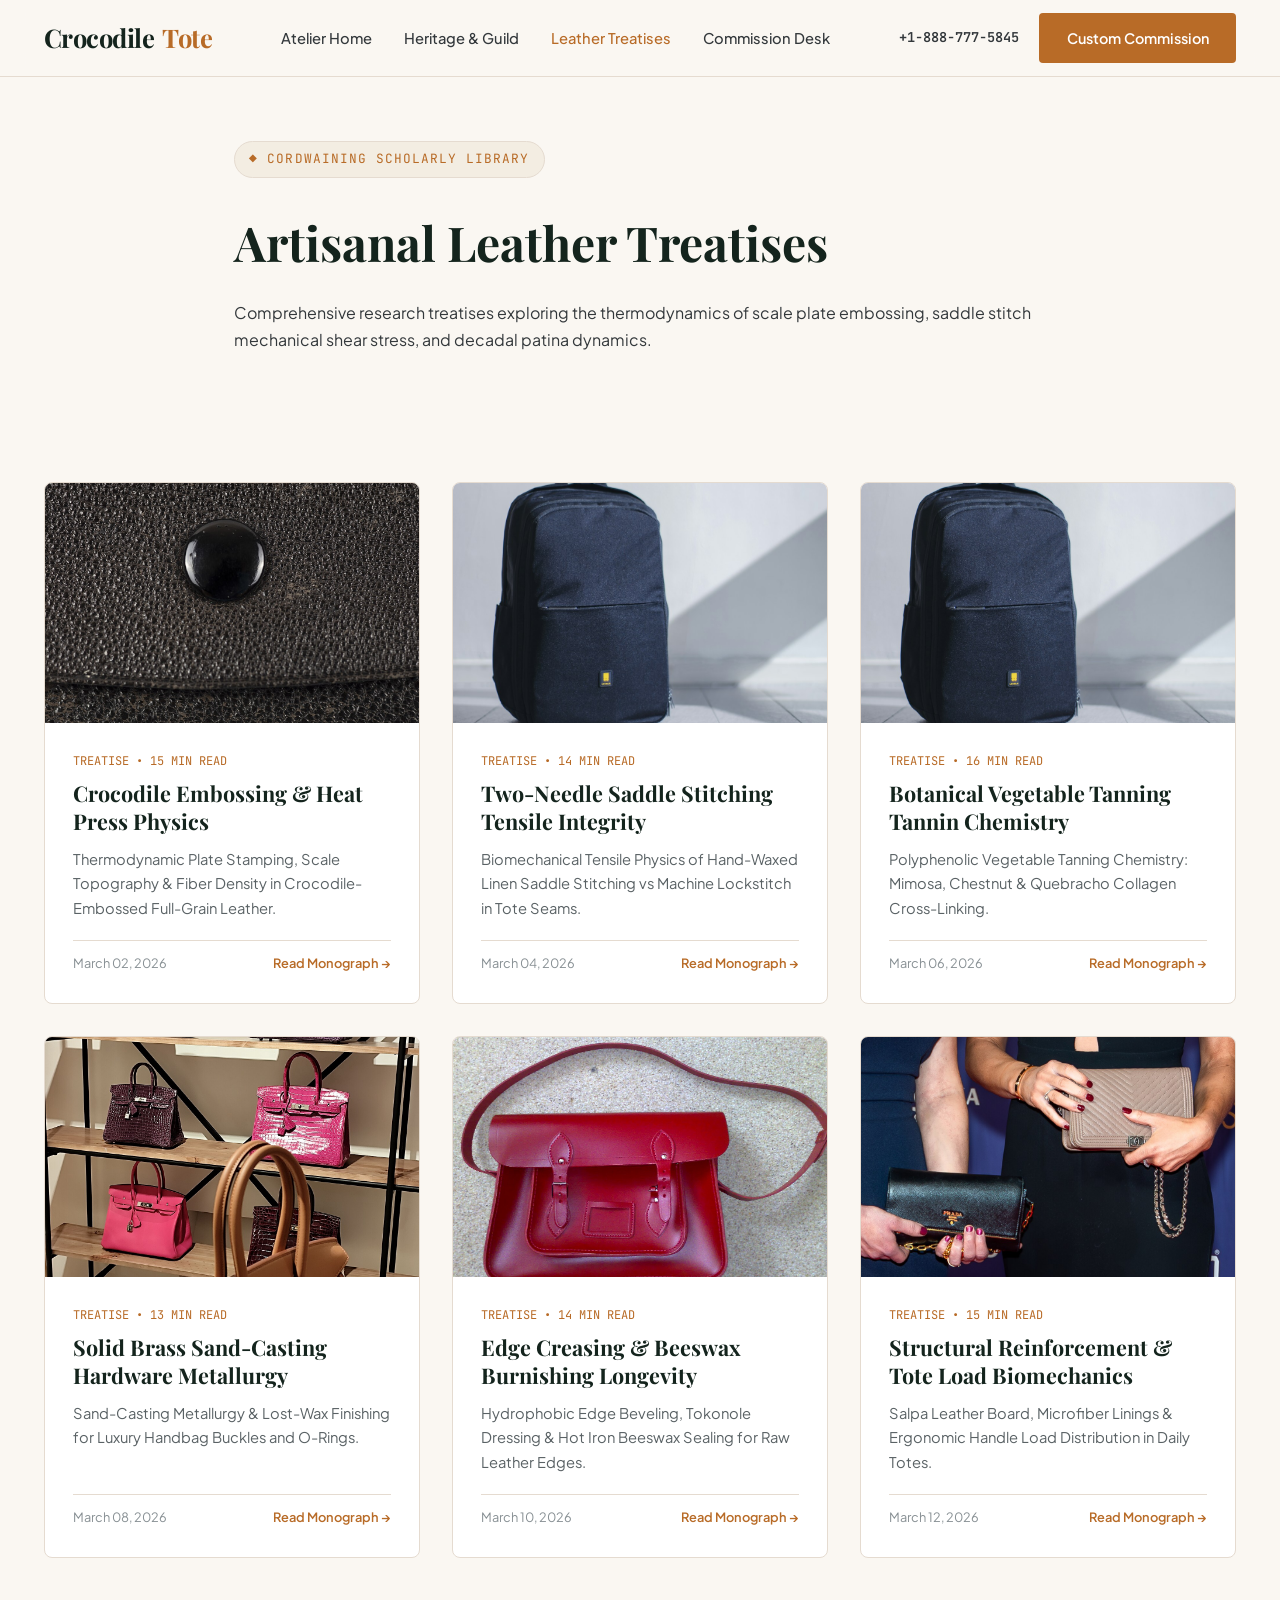
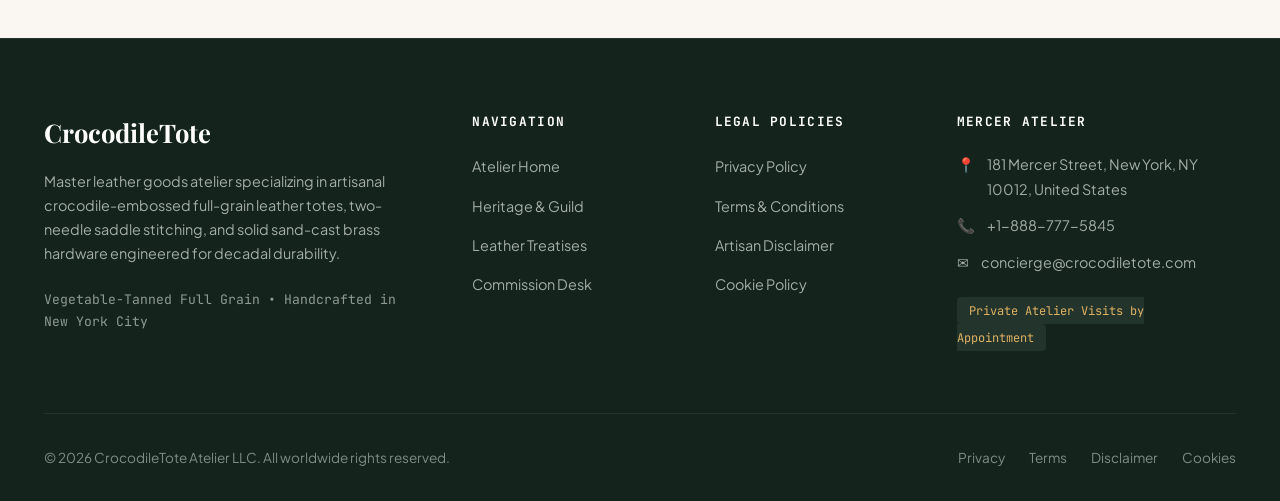
<file: blog/index.html>
<!DOCTYPE html>
<html lang="en">
<head>
  <meta charset="UTF-8">
  <meta name="viewport" content="width=device-width, initial-scale=1.0">
  <title>Artisanal Leather Treatises & Monographs | CrocodileTote NYC</title>
  <meta name="description" content="Scholarly monographs on crocodile leather heat press physics, two-needle saddle stitching tensile kinetics, and botanical vegetable tanning chemistry.">
  <link rel="canonical" href="https://crocodiletote.com/blog/index.html">
  <link rel="preconnect" href="https://fonts.googleapis.com">
  <link rel="preconnect" href="https://fonts.gstatic.com" crossorigin>
  <link href="https://fonts.googleapis.com/css2?family=JetBrains+Mono:wght@400;500;600&family=Playfair+Display:ital,wght@0,500;0,600;0,700;1,600&family=Plus+Jakarta+Sans:wght@400;500;600;700&display=swap" rel="stylesheet">
  <!-- Google Analytics Tag G-0LY0HY7L01 -->
  <script async src="https://www.googletagmanager.com/gtag/js?id=G-0LY0HY7L01"></script>
  <script>
    window.dataLayer = window.dataLayer || [];
    function gtag(){dataLayer.push(arguments);}
    gtag('js', new Date());
    gtag('config', 'G-0LY0HY7L01');
  </script>
  <link rel="stylesheet" href="../assets/css/style.css">
</head>
<body>

<header class="site-header">
  <div class="header-inner">
    <a href="../index.php" class="brand-logo">
      Crocodile<span>Tote</span>
    </a>
    <ul class="nav-links">
      <li><a href="../index.php" class="">Atelier Home</a></li>
      <li><a href="../about.html" class="">Heritage &amp; Guild</a></li>
      <li><a href="../blog.html" class="active">Leather Treatises</a></li>
      <li><a href="../contact.html" class="">Commission Desk</a></li>
    </ul>
    <div class="header-cta">
      <a href="tel:+18887775845" style="font-family:var(--font-mono);font-size:0.85rem;font-weight:600;color:var(--color-slate-700);">+1-888-777-5845</a>
      <a href="../contact.html" class="btn btn-primary">Custom Commission</a>
      <button class="mobile-toggle" id="mobile-toggle" aria-label="Toggle navigation menu">
        <span></span>
        <span></span>
        <span></span>
      </button>
    </div>
  </div>
</header>
<div class="mobile-drawer" id="mobile-drawer">
  <ul class="mobile-drawer-nav">
    <li><a href="../index.php">Atelier Home</a></li>
    <li><a href="../about.html">Heritage &amp; Guild</a></li>
    <li><a href="../blog.html">Leather Treatises</a></li>
    <li><a href="../contact.html">Commission Desk</a></li>
    <li style="margin-top:2rem;padding-top:1.5rem;border-top:1px solid var(--color-border);">
      <p style="font-family:var(--font-mono);font-size:0.85rem;color:var(--color-slate-600);margin-bottom:0.5rem;">Direct Telephone:</p>
      <a href="tel:+18887775845" style="font-size:1.1rem;font-weight:700;color:var(--color-accent);">+1-888-777-5845</a>
    </li>
    <li>
      <p style="font-family:var(--font-mono);font-size:0.85rem;color:var(--color-slate-600);margin-bottom:0.5rem;">Atelier Gallery:</p>
      <p style="font-size:0.95rem;color:var(--color-slate-800);">181 Mercer Street, New York, NY 10012, United States</p>
    </li>
  </ul>
</div>

<section class="hero" style="padding:4rem 0 3rem;">
  <div class="container-narrow">
    <span class="hero-badge">&#9670; Cordwaining Scholarly Library</span>
    <h1 style="font-family:var(--font-serif);font-size:3rem;margin-bottom:1rem;color:var(--color-slate-900);">Artisanal Leather Treatises</h1>
    <p class="hero-lead">
      Comprehensive research treatises exploring the thermodynamics of scale plate embossing, saddle stitch mechanical shear stress, and decadal patina dynamics.
    </p>
  </div>
</section>

<section class="section">
  <div class="container">
    <div class="grid-3">
      
      <div class="card">
        <div class="card-img">
          <img src="../assets/images/anatomy_of_luxury_crocodile_tote.jpg" alt="Crocodile Embossing &amp; Heat Press Physics" loading="lazy">
        </div>
        <div class="card-body">
          <span class="card-tag">Treatise &bull; 15 Min Read</span>
          <h3 class="card-title"><a href="../blog/crocodile-embossing-grain-heat-press-physics.html">Crocodile Embossing &amp; Heat Press Physics</a></h3>
          <p class="card-desc">Thermodynamic Plate Stamping, Scale Topography &amp; Fiber Density in Crocodile-Embossed Full-Grain Leather.</p>
          <div style="margin-top:auto;border-top:1px solid var(--color-border);padding-top:0.75rem;display:flex;justify-content:space-between;align-items:center;font-size:0.8rem;color:var(--color-slate-500);">
            <span>March 02, 2026</span>
            <a href="../blog/crocodile-embossing-grain-heat-press-physics.html" style="font-weight:600;color:var(--color-accent);">Read Monograph &rarr;</a>
          </div>
        </div>
      </div>

      <div class="card">
        <div class="card-img">
          <img src="../assets/images/blog_saddle_stitch_tensile_integrity.jpg" alt="Two-Needle Saddle Stitching Tensile Integrity" loading="lazy">
        </div>
        <div class="card-body">
          <span class="card-tag">Treatise &bull; 14 Min Read</span>
          <h3 class="card-title"><a href="../blog/two-needle-saddle-stitching-tensile-integrity.html">Two-Needle Saddle Stitching Tensile Integrity</a></h3>
          <p class="card-desc">Biomechanical Tensile Physics of Hand-Waxed Linen Saddle Stitching vs Machine Lockstitch in Tote Seams.</p>
          <div style="margin-top:auto;border-top:1px solid var(--color-border);padding-top:0.75rem;display:flex;justify-content:space-between;align-items:center;font-size:0.8rem;color:var(--color-slate-500);">
            <span>March 04, 2026</span>
            <a href="../blog/two-needle-saddle-stitching-tensile-integrity.html" style="font-weight:600;color:var(--color-accent);">Read Monograph &rarr;</a>
          </div>
        </div>
      </div>

      <div class="card">
        <div class="card-img">
          <img src="../assets/images/botanical_vegetable_tanned_leather_hides.jpg" alt="Botanical Vegetable Tanning Tannin Chemistry" loading="lazy">
        </div>
        <div class="card-body">
          <span class="card-tag">Treatise &bull; 16 Min Read</span>
          <h3 class="card-title"><a href="../blog/botanical-vegetable-tanning-mimosa-quebracho-tannins.html">Botanical Vegetable Tanning Tannin Chemistry</a></h3>
          <p class="card-desc">Polyphenolic Vegetable Tanning Chemistry: Mimosa, Chestnut &amp; Quebracho Collagen Cross-Linking.</p>
          <div style="margin-top:auto;border-top:1px solid var(--color-border);padding-top:0.75rem;display:flex;justify-content:space-between;align-items:center;font-size:0.8rem;color:var(--color-slate-500);">
            <span>March 06, 2026</span>
            <a href="../blog/botanical-vegetable-tanning-mimosa-quebracho-tannins.html" style="font-weight:600;color:var(--color-accent);">Read Monograph &rarr;</a>
          </div>
        </div>
      </div>

      <div class="card">
        <div class="card-img">
          <img src="../assets/images/blog_brass_metallurgy_hardware_strength.jpg" alt="Solid Brass Sand-Casting Hardware Metallurgy" loading="lazy">
        </div>
        <div class="card-body">
          <span class="card-tag">Treatise &bull; 13 Min Read</span>
          <h3 class="card-title"><a href="../blog/solid-brass-sand-casting-hardware-metallurgy.html">Solid Brass Sand-Casting Hardware Metallurgy</a></h3>
          <p class="card-desc">Sand-Casting Metallurgy &amp; Lost-Wax Finishing for Luxury Handbag Buckles and O-Rings.</p>
          <div style="margin-top:auto;border-top:1px solid var(--color-border);padding-top:0.75rem;display:flex;justify-content:space-between;align-items:center;font-size:0.8rem;color:var(--color-slate-500);">
            <span>March 08, 2026</span>
            <a href="../blog/solid-brass-sand-casting-hardware-metallurgy.html" style="font-weight:600;color:var(--color-accent);">Read Monograph &rarr;</a>
          </div>
        </div>
      </div>

      <div class="card">
        <div class="card-img">
          <img src="../assets/images/traditional_hand_skiving_saddle_stitch.jpg" alt="Edge Creasing &amp; Beeswax Burnishing Longevity" loading="lazy">
        </div>
        <div class="card-body">
          <span class="card-tag">Treatise &bull; 14 Min Read</span>
          <h3 class="card-title"><a href="../blog/edge-creasing-and-beeswax-burnishing-longevity.html">Edge Creasing &amp; Beeswax Burnishing Longevity</a></h3>
          <p class="card-desc">Hydrophobic Edge Beveling, Tokonole Dressing &amp; Hot Iron Beeswax Sealing for Raw Leather Edges.</p>
          <div style="margin-top:auto;border-top:1px solid var(--color-border);padding-top:0.75rem;display:flex;justify-content:space-between;align-items:center;font-size:0.8rem;color:var(--color-slate-500);">
            <span>March 10, 2026</span>
            <a href="../blog/edge-creasing-and-beeswax-burnishing-longevity.html" style="font-weight:600;color:var(--color-accent);">Read Monograph &rarr;</a>
          </div>
        </div>
      </div>

      <div class="card">
        <div class="card-img">
          <img src="../assets/images/hero_luxury_structured_leather_tote.jpg" alt="Structural Reinforcement &amp; Tote Load Biomechanics" loading="lazy">
        </div>
        <div class="card-body">
          <span class="card-tag">Treatise &bull; 15 Min Read</span>
          <h3 class="card-title"><a href="../blog/structural-reinforcement-tote-load-biomechanics.html">Structural Reinforcement &amp; Tote Load Biomechanics</a></h3>
          <p class="card-desc">Salpa Leather Board, Microfiber Linings &amp; Ergonomic Handle Load Distribution in Daily Totes.</p>
          <div style="margin-top:auto;border-top:1px solid var(--color-border);padding-top:0.75rem;display:flex;justify-content:space-between;align-items:center;font-size:0.8rem;color:var(--color-slate-500);">
            <span>March 12, 2026</span>
            <a href="../blog/structural-reinforcement-tote-load-biomechanics.html" style="font-weight:600;color:var(--color-accent);">Read Monograph &rarr;</a>
          </div>
        </div>
      </div>

    </div>
  </div>
</section>

<footer class="site-footer">
  <div class="container">
    <div class="footer-grid">
      <div class="footer-brand">
        <h3>CrocodileTote</h3>
        <p>
          Master leather goods atelier specializing in artisanal crocodile-embossed full-grain leather totes, two-needle saddle stitching, and solid sand-cast brass hardware engineered for decadal durability.
        </p>
        <p style="font-family:var(--font-mono);font-size:0.82rem;color:#8F9A95;">
          Vegetable-Tanned Full Grain &bull; Handcrafted in New York City
        </p>
      </div>
      <div class="footer-col">
        <h4>Navigation</h4>
        <ul>
          <li><a href="../index.php">Atelier Home</a></li>
          <li><a href="../about.html">Heritage &amp; Guild</a></li>
          <li><a href="../blog.html">Leather Treatises</a></li>
          <li><a href="../contact.html">Commission Desk</a></li>
        </ul>
      </div>
      <div class="footer-col">
        <h4>Legal Policies</h4>
        <ul>
          <li><a href="../privacy-policy.html">Privacy Policy</a></li>
          <li><a href="../terms-and-conditions.html">Terms &amp; Conditions</a></li>
          <li><a href="../disclaimer.html">Artisan Disclaimer</a></li>
          <li><a href="../cookie-policy.html">Cookie Policy</a></li>
        </ul>
      </div>
      <div class="footer-col">
        <h4>Mercer Atelier</h4>
        <div class="footer-contact-item">
          <span>&#128205;</span>
          <span>181 Mercer Street, New York, NY 10012, United States</span>
        </div>
        <div class="footer-contact-item">
          <span>&#128222;</span>
          <span><a href="tel:+18887775845">+1-888-777-5845</a></span>
        </div>
        <div class="footer-contact-item">
          <span>&#9993;</span>
          <span>concierge@crocodiletote.com</span>
        </div>
        <div style="margin-top:1.25rem;">
          <span style="font-family:var(--font-mono);font-size:0.75rem;background:#23342C;padding:0.35rem 0.75rem;border-radius:var(--radius-sm);color:#DFB263;">
            Private Atelier Visits by Appointment
          </span>
        </div>
      </div>
    </div>
    <div class="footer-bottom">
      <div>&copy; 2026 CrocodileTote Atelier LLC. All worldwide rights reserved.</div>
      <div style="display:flex;gap:1.5rem;">
        <a href="../privacy-policy.html">Privacy</a>
        <a href="../terms-and-conditions.html">Terms</a>
        <a href="../disclaimer.html">Disclaimer</a>
        <a href="../cookie-policy.html">Cookies</a>
      </div>
    </div>
  </div>
</footer>
<script src="../assets/js/main.js"></script>
</body>
</html>
</file>
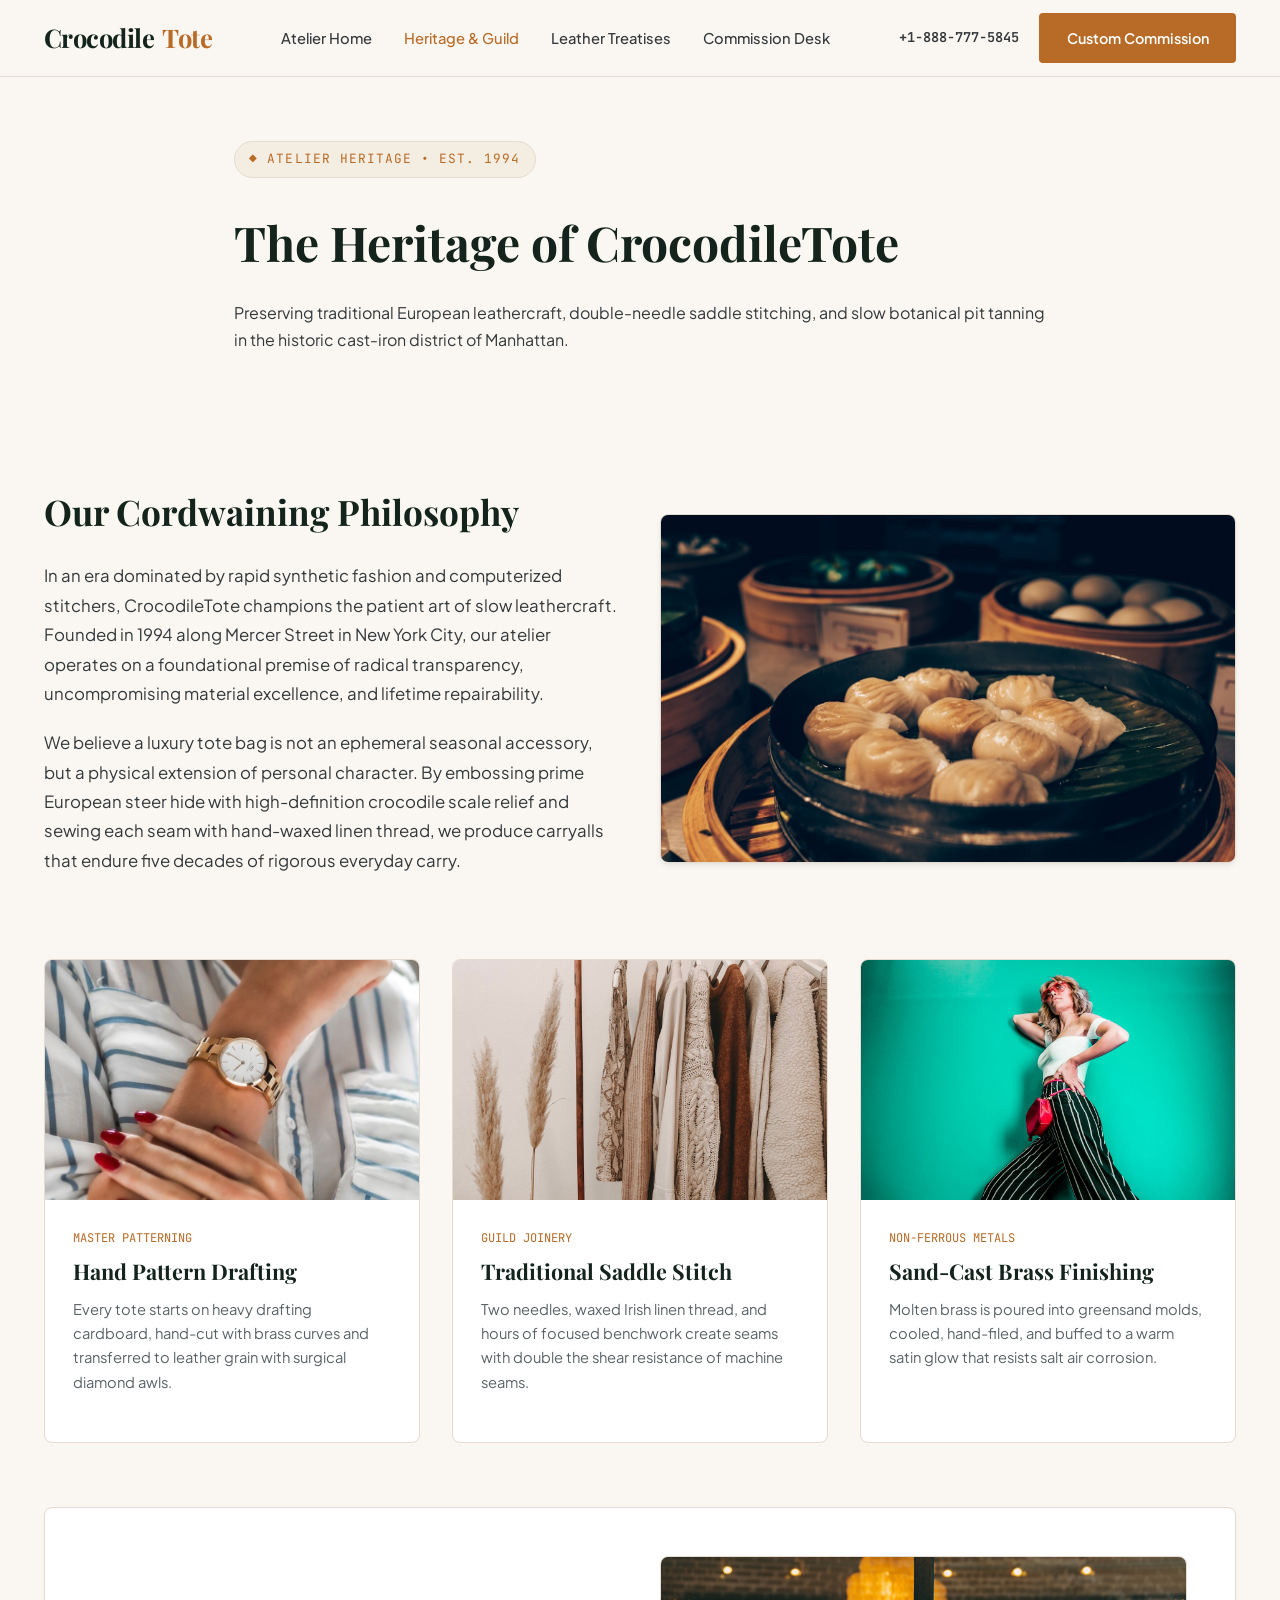
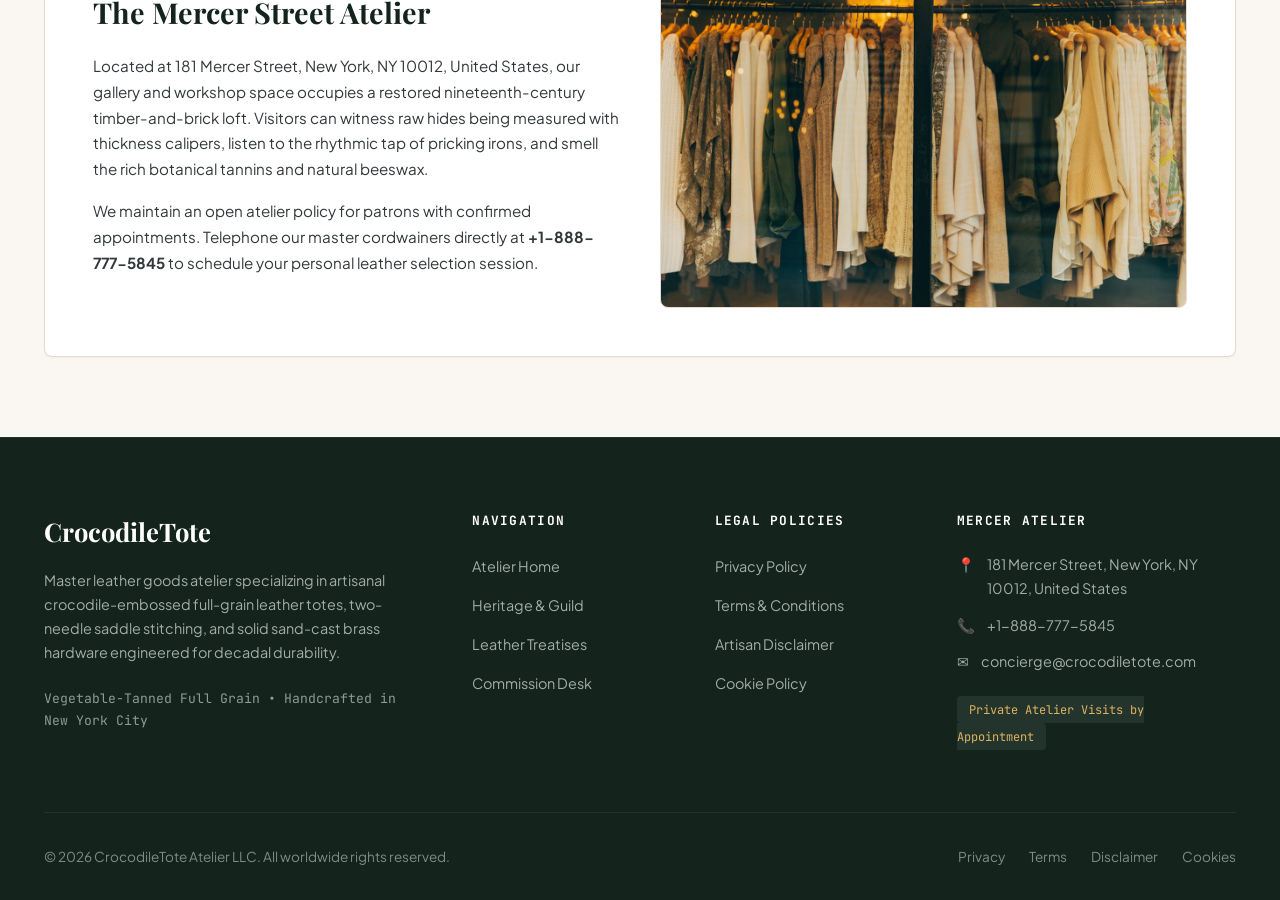
<file: about.html>
<!DOCTYPE html>
<html lang="en">
<head>
  <meta charset="UTF-8">
  <meta name="viewport" content="width=device-width, initial-scale=1.0">
  <title>Atelier Heritage & Guild Traditions | CrocodileTote NYC</title>
  <meta name="description" content="Discover the history, master cordwainers, and European leathercraft standards of CrocodileTote at 181 Mercer Street, New York.">
  <link rel="canonical" href="https://crocodiletote.com/about.html">
  <link rel="preconnect" href="https://fonts.googleapis.com">
  <link rel="preconnect" href="https://fonts.gstatic.com" crossorigin>
  <link href="https://fonts.googleapis.com/css2?family=JetBrains+Mono:wght@400;500;600&family=Playfair+Display:ital,wght@0,500;0,600;0,700;1,600&family=Plus+Jakarta+Sans:wght@400;500;600;700&display=swap" rel="stylesheet">
  <!-- Google Analytics Tag G-0LY0HY7L01 -->
  <script async src="https://www.googletagmanager.com/gtag/js?id=G-0LY0HY7L01"></script>
  <script>
    window.dataLayer = window.dataLayer || [];
    function gtag(){dataLayer.push(arguments);}
    gtag('js', new Date());
    gtag('config', 'G-0LY0HY7L01');
  </script>
  <link rel="stylesheet" href="assets/css/style.css">
</head>
<body>

<header class="site-header">
  <div class="header-inner">
    <a href="index.php" class="brand-logo">
      Crocodile<span>Tote</span>
    </a>
    <ul class="nav-links">
      <li><a href="index.php" class="">Atelier Home</a></li>
      <li><a href="about.html" class="active">Heritage &amp; Guild</a></li>
      <li><a href="blog.html" class="">Leather Treatises</a></li>
      <li><a href="contact.html" class="">Commission Desk</a></li>
    </ul>
    <div class="header-cta">
      <a href="tel:+18887775845" style="font-family:var(--font-mono);font-size:0.85rem;font-weight:600;color:var(--color-slate-700);">+1-888-777-5845</a>
      <a href="contact.html" class="btn btn-primary">Custom Commission</a>
      <button class="mobile-toggle" id="mobile-toggle" aria-label="Toggle navigation menu">
        <span></span>
        <span></span>
        <span></span>
      </button>
    </div>
  </div>
</header>
<div class="mobile-drawer" id="mobile-drawer">
  <ul class="mobile-drawer-nav">
    <li><a href="index.php">Atelier Home</a></li>
    <li><a href="about.html">Heritage &amp; Guild</a></li>
    <li><a href="blog.html">Leather Treatises</a></li>
    <li><a href="contact.html">Commission Desk</a></li>
    <li style="margin-top:2rem;padding-top:1.5rem;border-top:1px solid var(--color-border);">
      <p style="font-family:var(--font-mono);font-size:0.85rem;color:var(--color-slate-600);margin-bottom:0.5rem;">Direct Telephone:</p>
      <a href="tel:+18887775845" style="font-size:1.1rem;font-weight:700;color:var(--color-accent);">+1-888-777-5845</a>
    </li>
    <li>
      <p style="font-family:var(--font-mono);font-size:0.85rem;color:var(--color-slate-600);margin-bottom:0.5rem;">Atelier Gallery:</p>
      <p style="font-size:0.95rem;color:var(--color-slate-800);">181 Mercer Street, New York, NY 10012, United States</p>
    </li>
  </ul>
</div>

<section class="hero" style="padding:4rem 0 3rem;">
  <div class="container-narrow">
    <span class="hero-badge">&#9670; Atelier Heritage &bull; Est. 1994</span>
    <h1 style="font-family:var(--font-serif);font-size:3rem;margin-bottom:1rem;color:var(--color-slate-900);">The Heritage of CrocodileTote</h1>
    <p class="hero-lead">
      Preserving traditional European leathercraft, double-needle saddle stitching, and slow botanical pit tanning in the historic cast-iron district of Manhattan.
    </p>
  </div>
</section>

<section class="section">
  <div class="container">
    <div class="grid-2" style="align-items:center;margin-bottom:4rem;">
      <div>
        <h2 style="font-family:var(--font-serif);font-size:2.2rem;color:var(--color-slate-900);margin-bottom:1.25rem;">Our Cordwaining Philosophy</h2>
        <p style="font-size:1.05rem;line-height:1.75;color:var(--color-slate-700);margin-bottom:1.25rem;">
          In an era dominated by rapid synthetic fashion and computerized stitchers, CrocodileTote champions the patient art of slow leathercraft. Founded in 1994 along Mercer Street in New York City, our atelier operates on a foundational premise of radical transparency, uncompromising material excellence, and lifetime repairability.
        </p>
        <p style="font-size:1.05rem;line-height:1.75;color:var(--color-slate-700);margin-bottom:1.25rem;">
          We believe a luxury tote bag is not an ephemeral seasonal accessory, but a physical extension of personal character. By embossing prime European steer hide with high-definition crocodile scale relief and sewing each seam with hand-waxed linen thread, we produce carryalls that endure five decades of rigorous everyday carry.
        </p>
      </div>
      <div>
        <img src="assets/images/about_master_leather_atelier_mercer.jpg" alt="About master leather atelier mercer" style="border-radius:var(--radius-md);box-shadow:var(--shadow-md);border:1px solid var(--color-border);">
      </div>
    </div>

    <div class="grid-3" style="margin-bottom:4rem;">
      <div class="card">
        <div class="card-img">
          <img src="assets/images/artisan_precision_leather_pattern_cutting.jpg" alt="Artisan precision leather pattern cutting">
        </div>
        <div class="card-body">
          <span class="card-tag">Master Patterning</span>
          <h3 class="card-title">Hand Pattern Drafting</h3>
          <p class="card-desc">
            Every tote starts on heavy drafting cardboard, hand-cut with brass curves and transferred to leather grain with surgical diamond awls.
          </p>
        </div>
      </div>
      <div class="card">
        <div class="card-img">
          <img src="assets/images/artisan_saddle_stitching_tote_seam.jpg" alt="Artisan saddle stitching tote seam">
        </div>
        <div class="card-body">
          <span class="card-tag">Guild Joinery</span>
          <h3 class="card-title">Traditional Saddle Stitch</h3>
          <p class="card-desc">
            Two needles, waxed Irish linen thread, and hours of focused benchwork create seams with double the shear resistance of machine seams.
          </p>
        </div>
      </div>
      <div class="card">
        <div class="card-img">
          <img src="assets/images/solid_brass_hardware_finishing_atelier.jpg" alt="Solid brass hardware finishing atelier">
        </div>
        <div class="card-body">
          <span class="card-tag">Non-Ferrous Metals</span>
          <h3 class="card-title">Sand-Cast Brass Finishing</h3>
          <p class="card-desc">
            Molten brass is poured into greensand molds, cooled, hand-filed, and buffed to a warm satin glow that resists salt air corrosion.
          </p>
        </div>
      </div>
    </div>

    <div style="background:var(--color-surface);border:1px solid var(--color-border);padding:3rem;border-radius:var(--radius-md);box-shadow:var(--shadow-sm);">
      <div class="grid-2" style="align-items:center;">
        <div>
          <h3 style="font-family:var(--font-serif);font-size:1.8rem;color:var(--color-slate-900);margin-bottom:1rem;">The Mercer Street Atelier</h3>
          <p style="font-size:0.95rem;color:var(--color-slate-700);margin-bottom:1rem;line-height:1.7;">
            Located at 181 Mercer Street, New York, NY 10012, United States, our gallery and workshop space occupies a restored nineteenth-century timber-and-brick loft. Visitors can witness raw hides being measured with thickness calipers, listen to the rhythmic tap of pricking irons, and smell the rich botanical tannins and natural beeswax.
          </p>
          <p style="font-size:0.95rem;color:var(--color-slate-700);line-height:1.7;">
            We maintain an open atelier policy for patrons with confirmed appointments. Telephone our master cordwainers directly at <strong>+1-888-777-5845</strong> to schedule your personal leather selection session.
          </p>
        </div>
        <div>
          <img src="assets/images/mercer_leather_gallery_showroom.jpg" alt="Mercer leather gallery showroom" style="border-radius:var(--radius-md);border:1px solid var(--color-border);">
        </div>
      </div>
    </div>
  </div>
</section>

<footer class="site-footer">
  <div class="container">
    <div class="footer-grid">
      <div class="footer-brand">
        <h3>CrocodileTote</h3>
        <p>
          Master leather goods atelier specializing in artisanal crocodile-embossed full-grain leather totes, two-needle saddle stitching, and solid sand-cast brass hardware engineered for decadal durability.
        </p>
        <p style="font-family:var(--font-mono);font-size:0.82rem;color:#8F9A95;">
          Vegetable-Tanned Full Grain &bull; Handcrafted in New York City
        </p>
      </div>
      <div class="footer-col">
        <h4>Navigation</h4>
        <ul>
          <li><a href="index.php">Atelier Home</a></li>
          <li><a href="about.html">Heritage &amp; Guild</a></li>
          <li><a href="blog.html">Leather Treatises</a></li>
          <li><a href="contact.html">Commission Desk</a></li>
        </ul>
      </div>
      <div class="footer-col">
        <h4>Legal Policies</h4>
        <ul>
          <li><a href="privacy-policy.html">Privacy Policy</a></li>
          <li><a href="terms-and-conditions.html">Terms &amp; Conditions</a></li>
          <li><a href="disclaimer.html">Artisan Disclaimer</a></li>
          <li><a href="cookie-policy.html">Cookie Policy</a></li>
        </ul>
      </div>
      <div class="footer-col">
        <h4>Mercer Atelier</h4>
        <div class="footer-contact-item">
          <span>&#128205;</span>
          <span>181 Mercer Street, New York, NY 10012, United States</span>
        </div>
        <div class="footer-contact-item">
          <span>&#128222;</span>
          <span><a href="tel:+18887775845">+1-888-777-5845</a></span>
        </div>
        <div class="footer-contact-item">
          <span>&#9993;</span>
          <span>concierge@crocodiletote.com</span>
        </div>
        <div style="margin-top:1.25rem;">
          <span style="font-family:var(--font-mono);font-size:0.75rem;background:#23342C;padding:0.35rem 0.75rem;border-radius:var(--radius-sm);color:#DFB263;">
            Private Atelier Visits by Appointment
          </span>
        </div>
      </div>
    </div>
    <div class="footer-bottom">
      <div>&copy; 2026 CrocodileTote Atelier LLC. All worldwide rights reserved.</div>
      <div style="display:flex;gap:1.5rem;">
        <a href="privacy-policy.html">Privacy</a>
        <a href="terms-and-conditions.html">Terms</a>
        <a href="disclaimer.html">Disclaimer</a>
        <a href="cookie-policy.html">Cookies</a>
      </div>
    </div>
  </div>
</footer>
<script src="assets/js/main.js"></script>
</body>
</html>
</file>
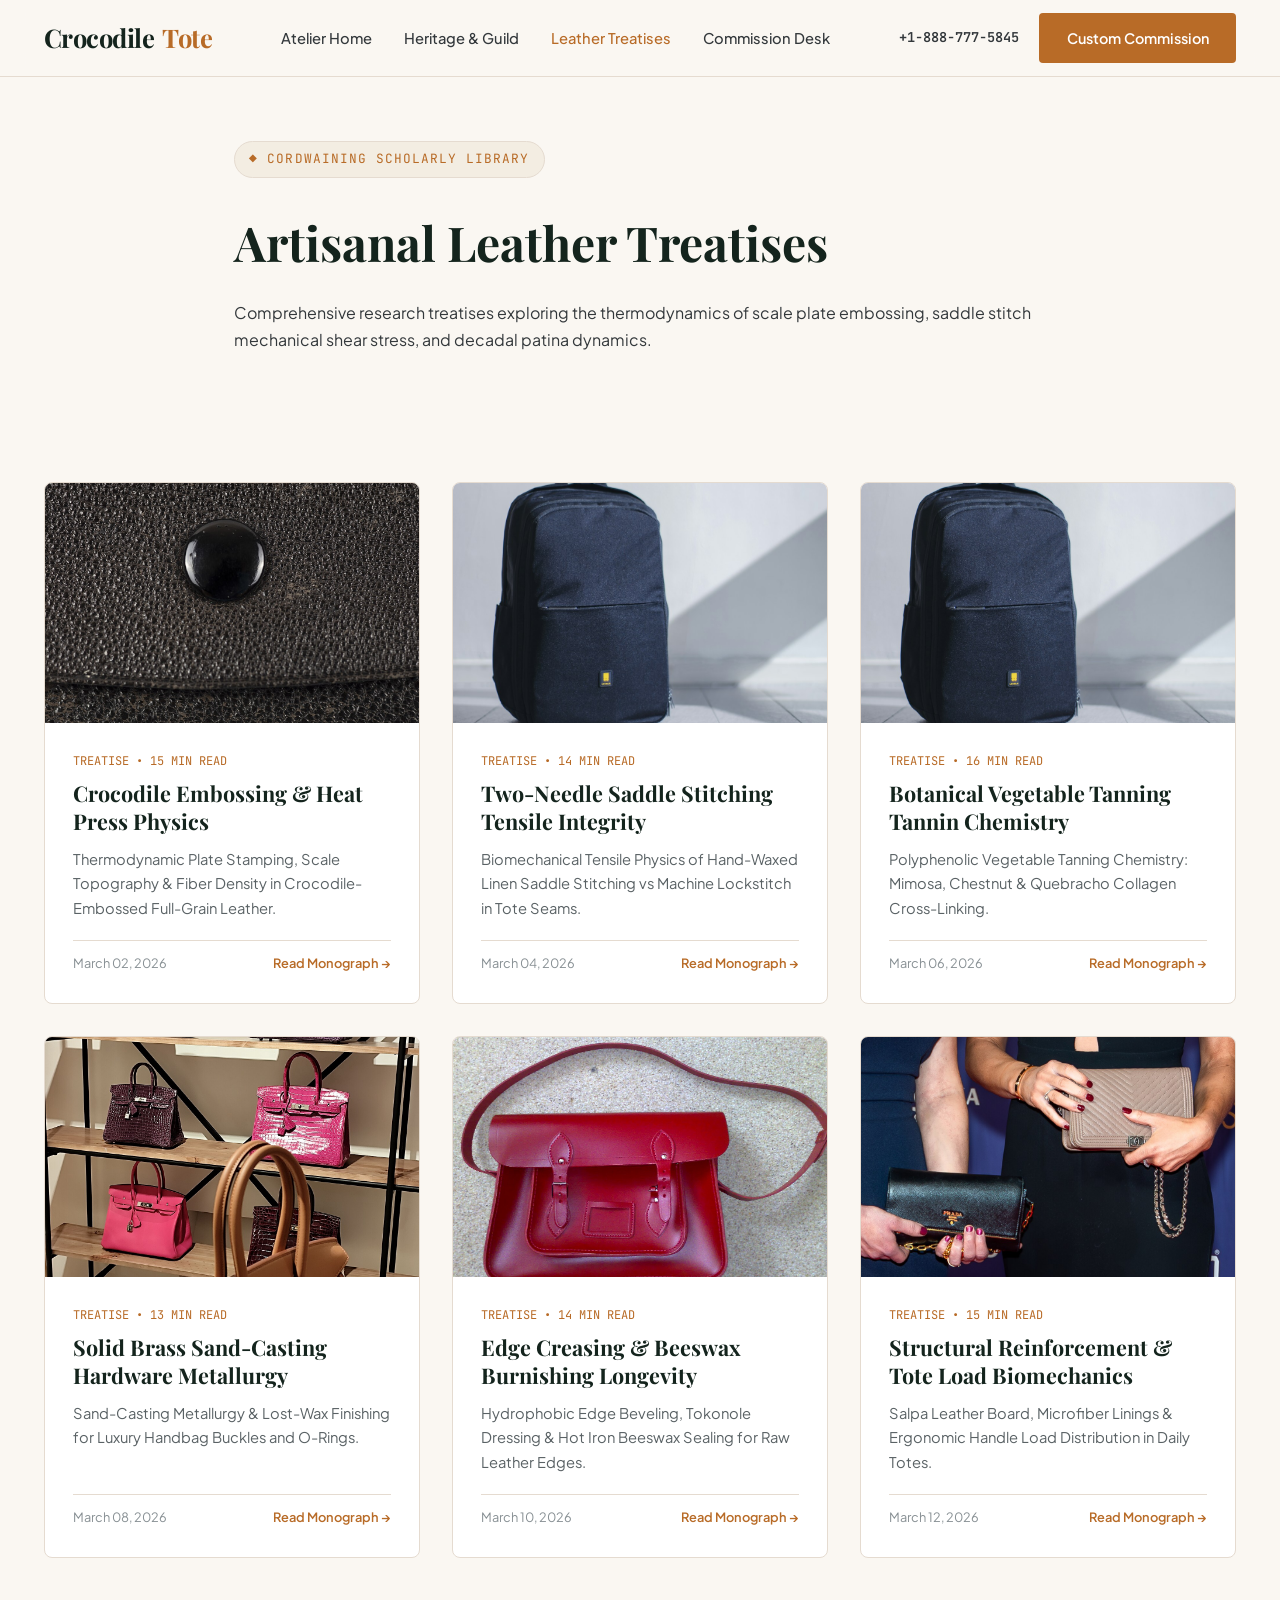
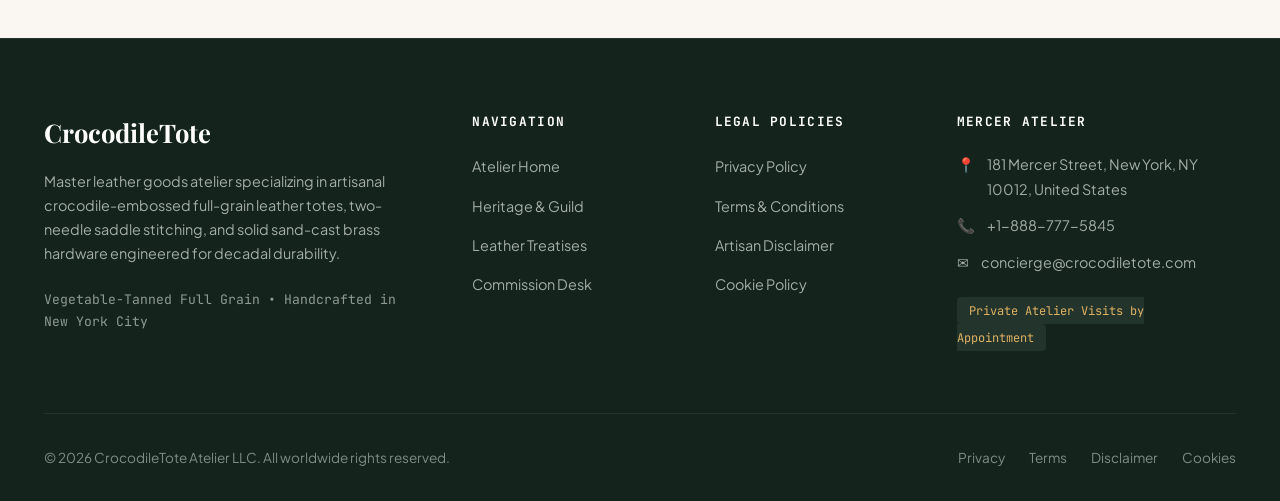
<file: blog.html>
<!DOCTYPE html>
<html lang="en">
<head>
  <meta charset="UTF-8">
  <meta name="viewport" content="width=device-width, initial-scale=1.0">
  <title>Artisanal Leather Treatises & Monographs | CrocodileTote NYC</title>
  <meta name="description" content="Scholarly monographs on crocodile leather heat press physics, two-needle saddle stitching tensile kinetics, and botanical vegetable tanning chemistry.">
  <link rel="canonical" href="https://crocodiletote.com/blog.html">
  <link rel="preconnect" href="https://fonts.googleapis.com">
  <link rel="preconnect" href="https://fonts.gstatic.com" crossorigin>
  <link href="https://fonts.googleapis.com/css2?family=JetBrains+Mono:wght@400;500;600&family=Playfair+Display:ital,wght@0,500;0,600;0,700;1,600&family=Plus+Jakarta+Sans:wght@400;500;600;700&display=swap" rel="stylesheet">
  <!-- Google Analytics Tag G-0LY0HY7L01 -->
  <script async src="https://www.googletagmanager.com/gtag/js?id=G-0LY0HY7L01"></script>
  <script>
    window.dataLayer = window.dataLayer || [];
    function gtag(){dataLayer.push(arguments);}
    gtag('js', new Date());
    gtag('config', 'G-0LY0HY7L01');
  </script>
  <link rel="stylesheet" href="assets/css/style.css">
</head>
<body>

<header class="site-header">
  <div class="header-inner">
    <a href="index.php" class="brand-logo">
      Crocodile<span>Tote</span>
    </a>
    <ul class="nav-links">
      <li><a href="index.php" class="">Atelier Home</a></li>
      <li><a href="about.html" class="">Heritage &amp; Guild</a></li>
      <li><a href="blog.html" class="active">Leather Treatises</a></li>
      <li><a href="contact.html" class="">Commission Desk</a></li>
    </ul>
    <div class="header-cta">
      <a href="tel:+18887775845" style="font-family:var(--font-mono);font-size:0.85rem;font-weight:600;color:var(--color-slate-700);">+1-888-777-5845</a>
      <a href="contact.html" class="btn btn-primary">Custom Commission</a>
      <button class="mobile-toggle" id="mobile-toggle" aria-label="Toggle navigation menu">
        <span></span>
        <span></span>
        <span></span>
      </button>
    </div>
  </div>
</header>
<div class="mobile-drawer" id="mobile-drawer">
  <ul class="mobile-drawer-nav">
    <li><a href="index.php">Atelier Home</a></li>
    <li><a href="about.html">Heritage &amp; Guild</a></li>
    <li><a href="blog.html">Leather Treatises</a></li>
    <li><a href="contact.html">Commission Desk</a></li>
    <li style="margin-top:2rem;padding-top:1.5rem;border-top:1px solid var(--color-border);">
      <p style="font-family:var(--font-mono);font-size:0.85rem;color:var(--color-slate-600);margin-bottom:0.5rem;">Direct Telephone:</p>
      <a href="tel:+18887775845" style="font-size:1.1rem;font-weight:700;color:var(--color-accent);">+1-888-777-5845</a>
    </li>
    <li>
      <p style="font-family:var(--font-mono);font-size:0.85rem;color:var(--color-slate-600);margin-bottom:0.5rem;">Atelier Gallery:</p>
      <p style="font-size:0.95rem;color:var(--color-slate-800);">181 Mercer Street, New York, NY 10012, United States</p>
    </li>
  </ul>
</div>

<section class="hero" style="padding:4rem 0 3rem;">
  <div class="container-narrow">
    <span class="hero-badge">&#9670; Cordwaining Scholarly Library</span>
    <h1 style="font-family:var(--font-serif);font-size:3rem;margin-bottom:1rem;color:var(--color-slate-900);">Artisanal Leather Treatises</h1>
    <p class="hero-lead">
      Comprehensive research treatises exploring the thermodynamics of scale plate embossing, saddle stitch mechanical shear stress, and decadal patina dynamics.
    </p>
  </div>
</section>

<section class="section">
  <div class="container">
    <div class="grid-3">
      
      <div class="card">
        <div class="card-img">
          <img src="assets/images/anatomy_of_luxury_crocodile_tote.jpg" alt="Crocodile Embossing &amp; Heat Press Physics" loading="lazy">
        </div>
        <div class="card-body">
          <span class="card-tag">Treatise &bull; 15 Min Read</span>
          <h3 class="card-title"><a href="blog/crocodile-embossing-grain-heat-press-physics.html">Crocodile Embossing &amp; Heat Press Physics</a></h3>
          <p class="card-desc">Thermodynamic Plate Stamping, Scale Topography &amp; Fiber Density in Crocodile-Embossed Full-Grain Leather.</p>
          <div style="margin-top:auto;border-top:1px solid var(--color-border);padding-top:0.75rem;display:flex;justify-content:space-between;align-items:center;font-size:0.8rem;color:var(--color-slate-500);">
            <span>March 02, 2026</span>
            <a href="blog/crocodile-embossing-grain-heat-press-physics.html" style="font-weight:600;color:var(--color-accent);">Read Monograph &rarr;</a>
          </div>
        </div>
      </div>

      <div class="card">
        <div class="card-img">
          <img src="assets/images/blog_saddle_stitch_tensile_integrity.jpg" alt="Two-Needle Saddle Stitching Tensile Integrity" loading="lazy">
        </div>
        <div class="card-body">
          <span class="card-tag">Treatise &bull; 14 Min Read</span>
          <h3 class="card-title"><a href="blog/two-needle-saddle-stitching-tensile-integrity.html">Two-Needle Saddle Stitching Tensile Integrity</a></h3>
          <p class="card-desc">Biomechanical Tensile Physics of Hand-Waxed Linen Saddle Stitching vs Machine Lockstitch in Tote Seams.</p>
          <div style="margin-top:auto;border-top:1px solid var(--color-border);padding-top:0.75rem;display:flex;justify-content:space-between;align-items:center;font-size:0.8rem;color:var(--color-slate-500);">
            <span>March 04, 2026</span>
            <a href="blog/two-needle-saddle-stitching-tensile-integrity.html" style="font-weight:600;color:var(--color-accent);">Read Monograph &rarr;</a>
          </div>
        </div>
      </div>

      <div class="card">
        <div class="card-img">
          <img src="assets/images/botanical_vegetable_tanned_leather_hides.jpg" alt="Botanical Vegetable Tanning Tannin Chemistry" loading="lazy">
        </div>
        <div class="card-body">
          <span class="card-tag">Treatise &bull; 16 Min Read</span>
          <h3 class="card-title"><a href="blog/botanical-vegetable-tanning-mimosa-quebracho-tannins.html">Botanical Vegetable Tanning Tannin Chemistry</a></h3>
          <p class="card-desc">Polyphenolic Vegetable Tanning Chemistry: Mimosa, Chestnut &amp; Quebracho Collagen Cross-Linking.</p>
          <div style="margin-top:auto;border-top:1px solid var(--color-border);padding-top:0.75rem;display:flex;justify-content:space-between;align-items:center;font-size:0.8rem;color:var(--color-slate-500);">
            <span>March 06, 2026</span>
            <a href="blog/botanical-vegetable-tanning-mimosa-quebracho-tannins.html" style="font-weight:600;color:var(--color-accent);">Read Monograph &rarr;</a>
          </div>
        </div>
      </div>

      <div class="card">
        <div class="card-img">
          <img src="assets/images/blog_brass_metallurgy_hardware_strength.jpg" alt="Solid Brass Sand-Casting Hardware Metallurgy" loading="lazy">
        </div>
        <div class="card-body">
          <span class="card-tag">Treatise &bull; 13 Min Read</span>
          <h3 class="card-title"><a href="blog/solid-brass-sand-casting-hardware-metallurgy.html">Solid Brass Sand-Casting Hardware Metallurgy</a></h3>
          <p class="card-desc">Sand-Casting Metallurgy &amp; Lost-Wax Finishing for Luxury Handbag Buckles and O-Rings.</p>
          <div style="margin-top:auto;border-top:1px solid var(--color-border);padding-top:0.75rem;display:flex;justify-content:space-between;align-items:center;font-size:0.8rem;color:var(--color-slate-500);">
            <span>March 08, 2026</span>
            <a href="blog/solid-brass-sand-casting-hardware-metallurgy.html" style="font-weight:600;color:var(--color-accent);">Read Monograph &rarr;</a>
          </div>
        </div>
      </div>

      <div class="card">
        <div class="card-img">
          <img src="assets/images/traditional_hand_skiving_saddle_stitch.jpg" alt="Edge Creasing &amp; Beeswax Burnishing Longevity" loading="lazy">
        </div>
        <div class="card-body">
          <span class="card-tag">Treatise &bull; 14 Min Read</span>
          <h3 class="card-title"><a href="blog/edge-creasing-and-beeswax-burnishing-longevity.html">Edge Creasing &amp; Beeswax Burnishing Longevity</a></h3>
          <p class="card-desc">Hydrophobic Edge Beveling, Tokonole Dressing &amp; Hot Iron Beeswax Sealing for Raw Leather Edges.</p>
          <div style="margin-top:auto;border-top:1px solid var(--color-border);padding-top:0.75rem;display:flex;justify-content:space-between;align-items:center;font-size:0.8rem;color:var(--color-slate-500);">
            <span>March 10, 2026</span>
            <a href="blog/edge-creasing-and-beeswax-burnishing-longevity.html" style="font-weight:600;color:var(--color-accent);">Read Monograph &rarr;</a>
          </div>
        </div>
      </div>

      <div class="card">
        <div class="card-img">
          <img src="assets/images/hero_luxury_structured_leather_tote.jpg" alt="Structural Reinforcement &amp; Tote Load Biomechanics" loading="lazy">
        </div>
        <div class="card-body">
          <span class="card-tag">Treatise &bull; 15 Min Read</span>
          <h3 class="card-title"><a href="blog/structural-reinforcement-tote-load-biomechanics.html">Structural Reinforcement &amp; Tote Load Biomechanics</a></h3>
          <p class="card-desc">Salpa Leather Board, Microfiber Linings &amp; Ergonomic Handle Load Distribution in Daily Totes.</p>
          <div style="margin-top:auto;border-top:1px solid var(--color-border);padding-top:0.75rem;display:flex;justify-content:space-between;align-items:center;font-size:0.8rem;color:var(--color-slate-500);">
            <span>March 12, 2026</span>
            <a href="blog/structural-reinforcement-tote-load-biomechanics.html" style="font-weight:600;color:var(--color-accent);">Read Monograph &rarr;</a>
          </div>
        </div>
      </div>

    </div>
  </div>
</section>

<footer class="site-footer">
  <div class="container">
    <div class="footer-grid">
      <div class="footer-brand">
        <h3>CrocodileTote</h3>
        <p>
          Master leather goods atelier specializing in artisanal crocodile-embossed full-grain leather totes, two-needle saddle stitching, and solid sand-cast brass hardware engineered for decadal durability.
        </p>
        <p style="font-family:var(--font-mono);font-size:0.82rem;color:#8F9A95;">
          Vegetable-Tanned Full Grain &bull; Handcrafted in New York City
        </p>
      </div>
      <div class="footer-col">
        <h4>Navigation</h4>
        <ul>
          <li><a href="index.php">Atelier Home</a></li>
          <li><a href="about.html">Heritage &amp; Guild</a></li>
          <li><a href="blog.html">Leather Treatises</a></li>
          <li><a href="contact.html">Commission Desk</a></li>
        </ul>
      </div>
      <div class="footer-col">
        <h4>Legal Policies</h4>
        <ul>
          <li><a href="privacy-policy.html">Privacy Policy</a></li>
          <li><a href="terms-and-conditions.html">Terms &amp; Conditions</a></li>
          <li><a href="disclaimer.html">Artisan Disclaimer</a></li>
          <li><a href="cookie-policy.html">Cookie Policy</a></li>
        </ul>
      </div>
      <div class="footer-col">
        <h4>Mercer Atelier</h4>
        <div class="footer-contact-item">
          <span>&#128205;</span>
          <span>181 Mercer Street, New York, NY 10012, United States</span>
        </div>
        <div class="footer-contact-item">
          <span>&#128222;</span>
          <span><a href="tel:+18887775845">+1-888-777-5845</a></span>
        </div>
        <div class="footer-contact-item">
          <span>&#9993;</span>
          <span>concierge@crocodiletote.com</span>
        </div>
        <div style="margin-top:1.25rem;">
          <span style="font-family:var(--font-mono);font-size:0.75rem;background:#23342C;padding:0.35rem 0.75rem;border-radius:var(--radius-sm);color:#DFB263;">
            Private Atelier Visits by Appointment
          </span>
        </div>
      </div>
    </div>
    <div class="footer-bottom">
      <div>&copy; 2026 CrocodileTote Atelier LLC. All worldwide rights reserved.</div>
      <div style="display:flex;gap:1.5rem;">
        <a href="privacy-policy.html">Privacy</a>
        <a href="terms-and-conditions.html">Terms</a>
        <a href="disclaimer.html">Disclaimer</a>
        <a href="cookie-policy.html">Cookies</a>
      </div>
    </div>
  </div>
</footer>
<script src="assets/js/main.js"></script>
</body>
</html>
</file>
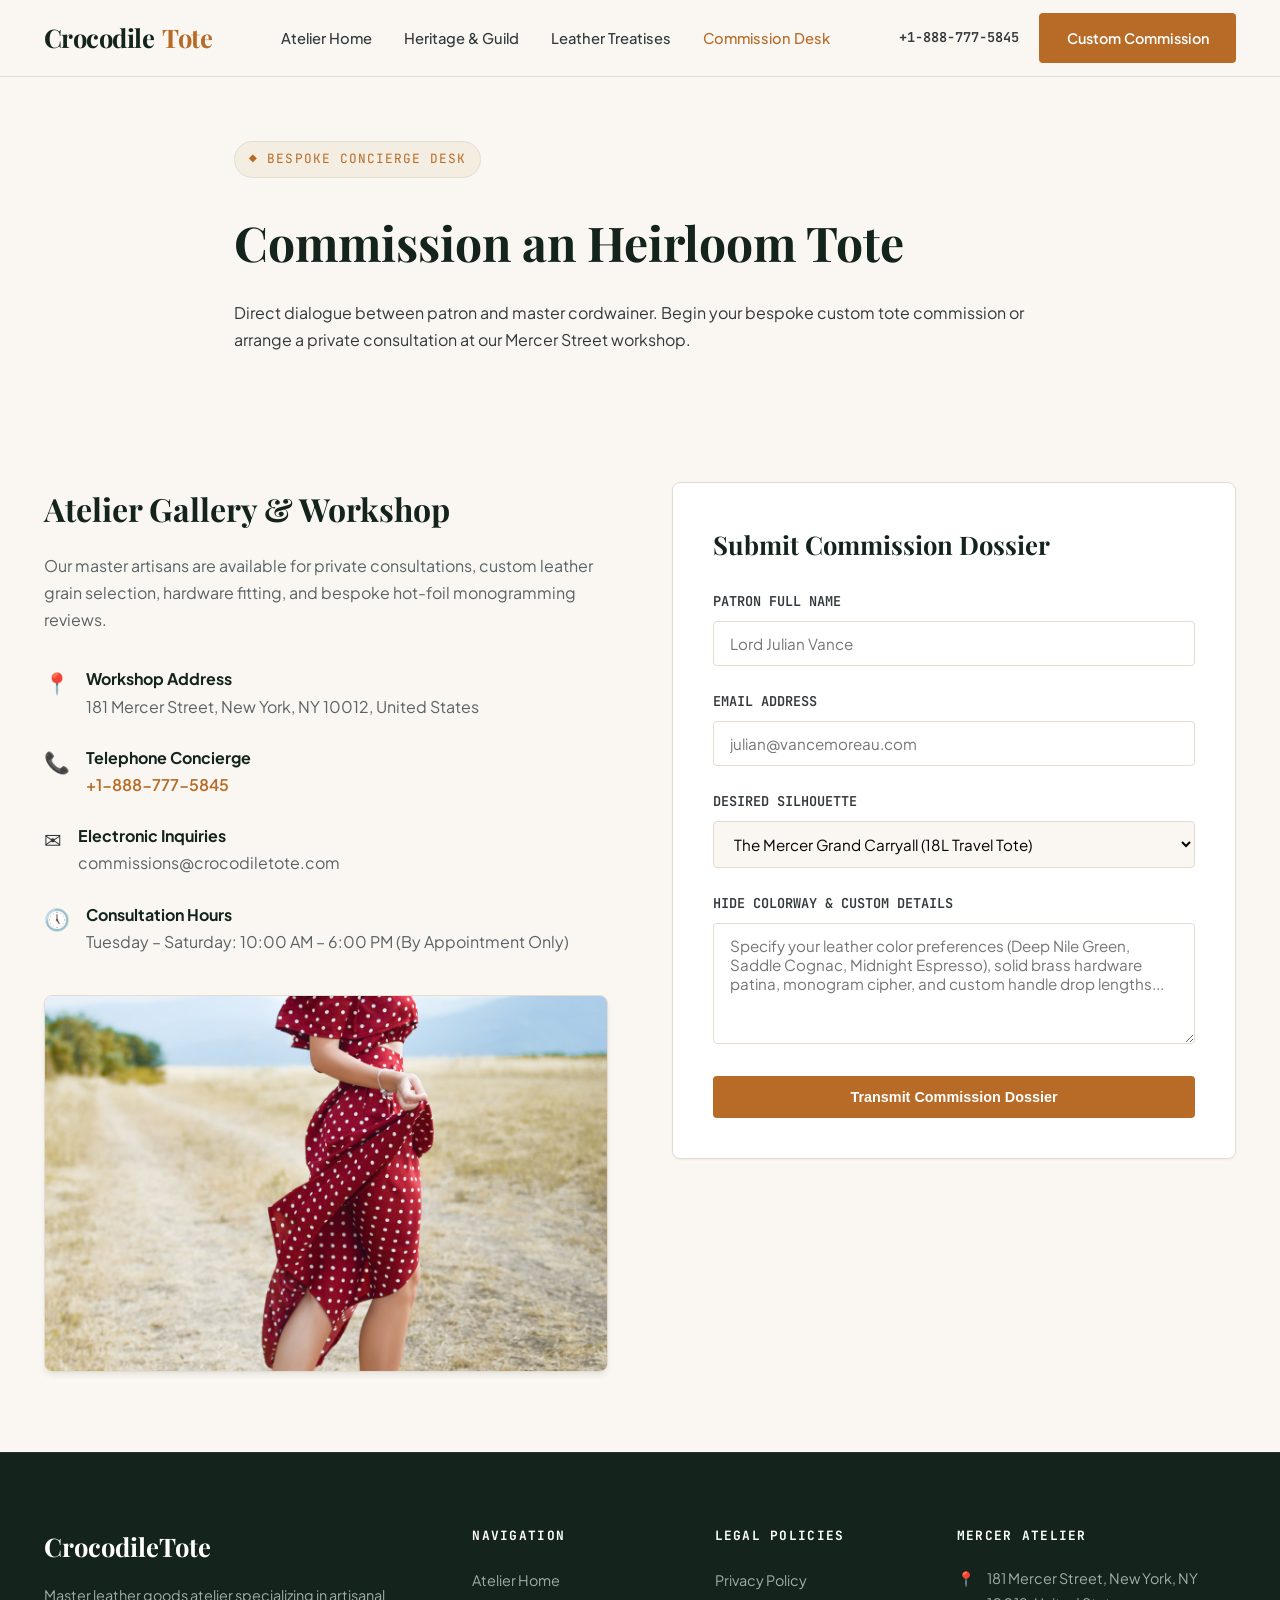
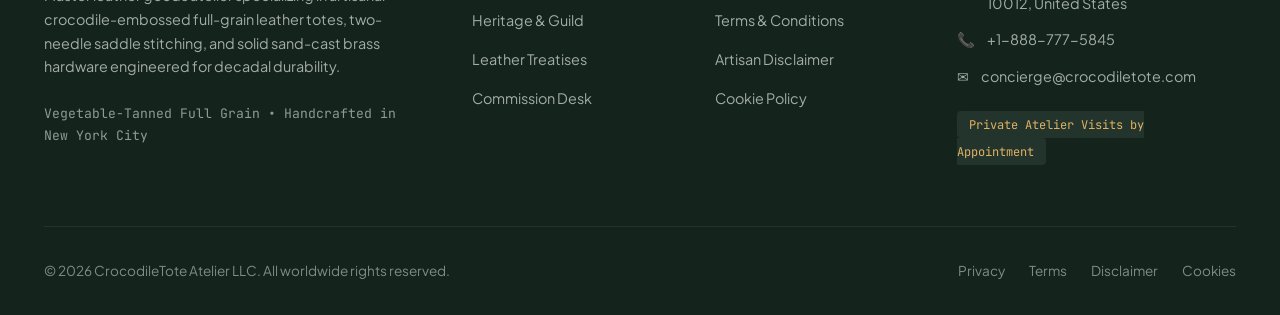
<file: contact.html>
<!DOCTYPE html>
<html lang="en">
<head>
  <meta charset="UTF-8">
  <meta name="viewport" content="width=device-width, initial-scale=1.0">
  <title>Commission Desk & Atelier Appointments | CrocodileTote NYC</title>
  <meta name="description" content="Submit a custom tote commission request or book a private atelier consultation at 181 Mercer Street, New York.">
  <link rel="canonical" href="https://crocodiletote.com/contact.html">
  <link rel="preconnect" href="https://fonts.googleapis.com">
  <link rel="preconnect" href="https://fonts.gstatic.com" crossorigin>
  <link href="https://fonts.googleapis.com/css2?family=JetBrains+Mono:wght@400;500;600&family=Playfair+Display:ital,wght@0,500;0,600;0,700;1,600&family=Plus+Jakarta+Sans:wght@400;500;600;700&display=swap" rel="stylesheet">
  <!-- Google Analytics Tag G-0LY0HY7L01 -->
  <script async src="https://www.googletagmanager.com/gtag/js?id=G-0LY0HY7L01"></script>
  <script>
    window.dataLayer = window.dataLayer || [];
    function gtag(){dataLayer.push(arguments);}
    gtag('js', new Date());
    gtag('config', 'G-0LY0HY7L01');
  </script>
  <link rel="stylesheet" href="assets/css/style.css">
</head>
<body>

<header class="site-header">
  <div class="header-inner">
    <a href="index.php" class="brand-logo">
      Crocodile<span>Tote</span>
    </a>
    <ul class="nav-links">
      <li><a href="index.php" class="">Atelier Home</a></li>
      <li><a href="about.html" class="">Heritage &amp; Guild</a></li>
      <li><a href="blog.html" class="">Leather Treatises</a></li>
      <li><a href="contact.html" class="active">Commission Desk</a></li>
    </ul>
    <div class="header-cta">
      <a href="tel:+18887775845" style="font-family:var(--font-mono);font-size:0.85rem;font-weight:600;color:var(--color-slate-700);">+1-888-777-5845</a>
      <a href="contact.html" class="btn btn-primary">Custom Commission</a>
      <button class="mobile-toggle" id="mobile-toggle" aria-label="Toggle navigation menu">
        <span></span>
        <span></span>
        <span></span>
      </button>
    </div>
  </div>
</header>
<div class="mobile-drawer" id="mobile-drawer">
  <ul class="mobile-drawer-nav">
    <li><a href="index.php">Atelier Home</a></li>
    <li><a href="about.html">Heritage &amp; Guild</a></li>
    <li><a href="blog.html">Leather Treatises</a></li>
    <li><a href="contact.html">Commission Desk</a></li>
    <li style="margin-top:2rem;padding-top:1.5rem;border-top:1px solid var(--color-border);">
      <p style="font-family:var(--font-mono);font-size:0.85rem;color:var(--color-slate-600);margin-bottom:0.5rem;">Direct Telephone:</p>
      <a href="tel:+18887775845" style="font-size:1.1rem;font-weight:700;color:var(--color-accent);">+1-888-777-5845</a>
    </li>
    <li>
      <p style="font-family:var(--font-mono);font-size:0.85rem;color:var(--color-slate-600);margin-bottom:0.5rem;">Atelier Gallery:</p>
      <p style="font-size:0.95rem;color:var(--color-slate-800);">181 Mercer Street, New York, NY 10012, United States</p>
    </li>
  </ul>
</div>

<section class="hero" style="padding:4rem 0 3rem;">
  <div class="container-narrow">
    <span class="hero-badge">&#9670; Bespoke Concierge Desk</span>
    <h1 style="font-family:var(--font-serif);font-size:3rem;margin-bottom:1rem;color:var(--color-slate-900);">Commission an Heirloom Tote</h1>
    <p class="hero-lead">
      Direct dialogue between patron and master cordwainer. Begin your bespoke custom tote commission or arrange a private consultation at our Mercer Street workshop.
    </p>
  </div>
</section>

<section class="section">
  <div class="container">
    <div class="grid-2" style="gap:4rem;">
      <div>
        <h2 style="font-family:var(--font-serif);font-size:2rem;color:var(--color-slate-900);margin-bottom:1rem;">Atelier Gallery &amp; Workshop</h2>
        <p style="font-size:1rem;color:var(--color-slate-600);margin-bottom:2rem;line-height:1.7;">
          Our master artisans are available for private consultations, custom leather grain selection, hardware fitting, and bespoke hot-foil monogramming reviews.
        </p>
        <div style="display:flex;flex-direction:column;gap:1.5rem;margin-bottom:2.5rem;">
          <div style="display:flex;gap:1rem;align-items:flex-start;">
            <span style="font-size:1.3rem;">&#128205;</span>
            <div>
              <strong style="display:block;color:var(--color-slate-900);">Workshop Address</strong>
              <span style="color:var(--color-slate-600);">181 Mercer Street, New York, NY 10012, United States</span>
            </div>
          </div>
          <div style="display:flex;gap:1rem;align-items:flex-start;">
            <span style="font-size:1.3rem;">&#128222;</span>
            <div>
              <strong style="display:block;color:var(--color-slate-900);">Telephone Concierge</strong>
              <a href="tel:+18887775845" style="color:var(--color-accent);font-weight:600;">+1-888-777-5845</a>
            </div>
          </div>
          <div style="display:flex;gap:1rem;align-items:flex-start;">
            <span style="font-size:1.3rem;">&#9993;</span>
            <div>
              <strong style="display:block;color:var(--color-slate-900);">Electronic Inquiries</strong>
              <span style="color:var(--color-slate-600);">commissions@crocodiletote.com</span>
            </div>
          </div>
          <div style="display:flex;gap:1rem;align-items:flex-start;">
            <span style="font-size:1.3rem;">&#128340;</span>
            <div>
              <strong style="display:block;color:var(--color-slate-900);">Consultation Hours</strong>
              <span style="color:var(--color-slate-600);">Tuesday &ndash; Saturday: 10:00 AM &ndash; 6:00 PM (By Appointment Only)</span>
            </div>
          </div>
        </div>
        <div style="margin-top:2rem;">
          <img src="assets/images/bespoke_monogram_hot_foil_press.jpg" alt="Bespoke monogram hot foil press" style="border-radius:var(--radius-md);border:1px solid var(--color-border);box-shadow:var(--shadow-md);">
        </div>
      </div>
      <div>
        <form style="background:var(--color-surface);border:1px solid var(--color-border);padding:2.5rem;border-radius:var(--radius-md);box-shadow:var(--shadow-sm);display:flex;flex-direction:column;gap:1.5rem;" onsubmit="event.preventDefault(); alert('Your bespoke commission inquiry has been registered. Our head cordwainer will review your specifications and contact you within 24 business hours.');">
          <h3 style="font-family:var(--font-serif);font-size:1.6rem;color:var(--color-slate-900);">Submit Commission Dossier</h3>
          <div>
            <label style="display:block;font-size:0.85rem;font-weight:600;margin-bottom:0.5rem;text-transform:uppercase;font-family:var(--font-mono);">Patron Full Name</label>
            <input type="text" required placeholder="Lord Julian Vance" style="width:100%;padding:0.75rem 1rem;border:1px solid var(--color-border);border-radius:var(--radius-sm);font-family:var(--font-sans);font-size:0.95rem;">
          </div>
          <div>
            <label style="display:block;font-size:0.85rem;font-weight:600;margin-bottom:0.5rem;text-transform:uppercase;font-family:var(--font-mono);">Email Address</label>
            <input type="email" required placeholder="julian@vancemoreau.com" style="width:100%;padding:0.75rem 1rem;border:1px solid var(--color-border);border-radius:var(--radius-sm);font-family:var(--font-sans);font-size:0.95rem;">
          </div>
          <div>
            <label style="display:block;font-size:0.85rem;font-weight:600;margin-bottom:0.5rem;text-transform:uppercase;font-family:var(--font-mono);">Desired Silhouette</label>
            <select style="width:100%;padding:0.75rem 1rem;border:1px solid var(--color-border);border-radius:var(--radius-sm);font-family:var(--font-sans);font-size:0.95rem;background:var(--color-bg);">
              <option>The Mercer Grand Carryall (18L Travel Tote)</option>
              <option>The Soho Structured Shopper (13L Laptop Tote)</option>
              <option>The Tribeca Evening Tote (8L Petite Carryall)</option>
              <option>The Greenwich Executive Folio (11L Document Tote)</option>
            </select>
          </div>
          <div>
            <label style="display:block;font-size:0.85rem;font-weight:600;margin-bottom:0.5rem;text-transform:uppercase;font-family:var(--font-mono);">Hide Colorway &amp; Custom Details</label>
            <textarea rows="5" required placeholder="Specify your leather color preferences (Deep Nile Green, Saddle Cognac, Midnight Espresso), solid brass hardware patina, monogram cipher, and custom handle drop lengths..." style="width:100%;padding:0.75rem 1rem;border:1px solid var(--color-border);border-radius:var(--radius-sm);font-family:var(--font-sans);font-size:0.95rem;"></textarea>
          </div>
          <button type="submit" class="btn btn-primary" style="width:100%;">Transmit Commission Dossier</button>
        </form>
      </div>
    </div>
  </div>
</section>

<footer class="site-footer">
  <div class="container">
    <div class="footer-grid">
      <div class="footer-brand">
        <h3>CrocodileTote</h3>
        <p>
          Master leather goods atelier specializing in artisanal crocodile-embossed full-grain leather totes, two-needle saddle stitching, and solid sand-cast brass hardware engineered for decadal durability.
        </p>
        <p style="font-family:var(--font-mono);font-size:0.82rem;color:#8F9A95;">
          Vegetable-Tanned Full Grain &bull; Handcrafted in New York City
        </p>
      </div>
      <div class="footer-col">
        <h4>Navigation</h4>
        <ul>
          <li><a href="index.php">Atelier Home</a></li>
          <li><a href="about.html">Heritage &amp; Guild</a></li>
          <li><a href="blog.html">Leather Treatises</a></li>
          <li><a href="contact.html">Commission Desk</a></li>
        </ul>
      </div>
      <div class="footer-col">
        <h4>Legal Policies</h4>
        <ul>
          <li><a href="privacy-policy.html">Privacy Policy</a></li>
          <li><a href="terms-and-conditions.html">Terms &amp; Conditions</a></li>
          <li><a href="disclaimer.html">Artisan Disclaimer</a></li>
          <li><a href="cookie-policy.html">Cookie Policy</a></li>
        </ul>
      </div>
      <div class="footer-col">
        <h4>Mercer Atelier</h4>
        <div class="footer-contact-item">
          <span>&#128205;</span>
          <span>181 Mercer Street, New York, NY 10012, United States</span>
        </div>
        <div class="footer-contact-item">
          <span>&#128222;</span>
          <span><a href="tel:+18887775845">+1-888-777-5845</a></span>
        </div>
        <div class="footer-contact-item">
          <span>&#9993;</span>
          <span>concierge@crocodiletote.com</span>
        </div>
        <div style="margin-top:1.25rem;">
          <span style="font-family:var(--font-mono);font-size:0.75rem;background:#23342C;padding:0.35rem 0.75rem;border-radius:var(--radius-sm);color:#DFB263;">
            Private Atelier Visits by Appointment
          </span>
        </div>
      </div>
    </div>
    <div class="footer-bottom">
      <div>&copy; 2026 CrocodileTote Atelier LLC. All worldwide rights reserved.</div>
      <div style="display:flex;gap:1.5rem;">
        <a href="privacy-policy.html">Privacy</a>
        <a href="terms-and-conditions.html">Terms</a>
        <a href="disclaimer.html">Disclaimer</a>
        <a href="cookie-policy.html">Cookies</a>
      </div>
    </div>
  </div>
</footer>
<script src="assets/js/main.js"></script>
</body>
</html>
</file>
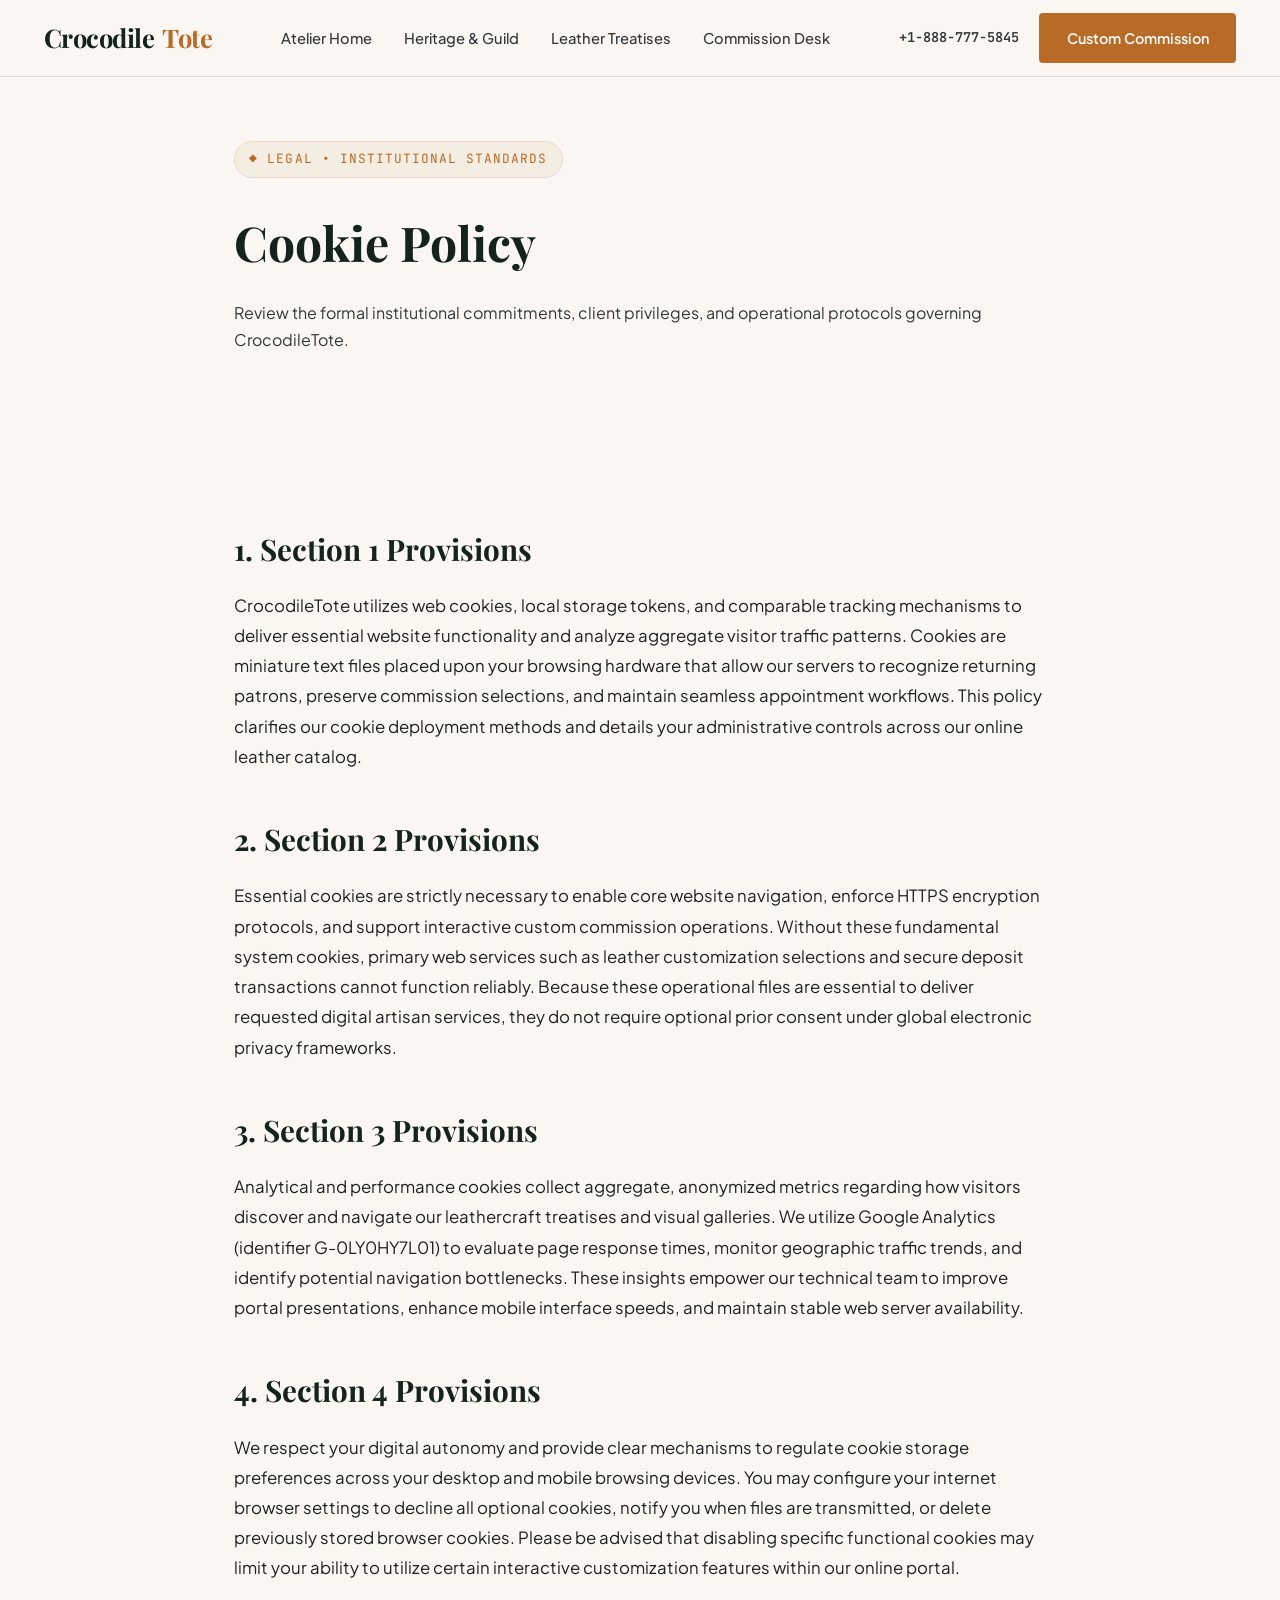
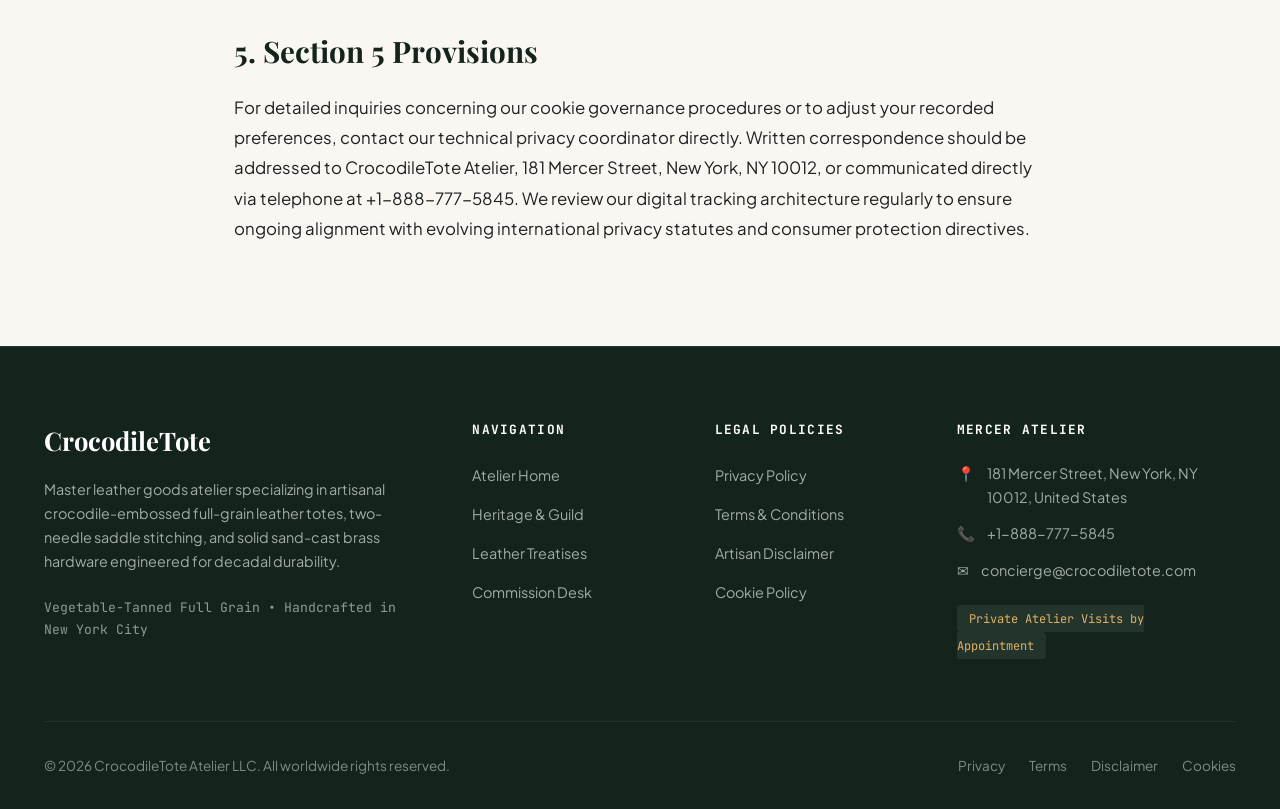
<file: cookie-policy.html>
<!DOCTYPE html>
<html lang="en">
<head>
  <meta charset="UTF-8">
  <meta name="viewport" content="width=device-width, initial-scale=1.0">
  <title>Cookie Policy & Telemetry Controls | CrocodileTote</title>
  <meta name="description" content="Detailed explanation of cookie utilization, analytical tracking, and client controls at CrocodileTote.">
  <link rel="canonical" href="https://crocodiletote.com/cookie-policy.html">
  <link rel="preconnect" href="https://fonts.googleapis.com">
  <link rel="preconnect" href="https://fonts.gstatic.com" crossorigin>
  <link href="https://fonts.googleapis.com/css2?family=JetBrains+Mono:wght@400;500;600&family=Playfair+Display:ital,wght@0,500;0,600;0,700;1,600&family=Plus+Jakarta+Sans:wght@400;500;600;700&display=swap" rel="stylesheet">
  <!-- Google Analytics Tag G-0LY0HY7L01 -->
  <script async src="https://www.googletagmanager.com/gtag/js?id=G-0LY0HY7L01"></script>
  <script>
    window.dataLayer = window.dataLayer || [];
    function gtag(){dataLayer.push(arguments);}
    gtag('js', new Date());
    gtag('config', 'G-0LY0HY7L01');
  </script>
  <link rel="stylesheet" href="assets/css/style.css">
</head>
<body>

<header class="site-header">
  <div class="header-inner">
    <a href="index.php" class="brand-logo">
      Crocodile<span>Tote</span>
    </a>
    <ul class="nav-links">
      <li><a href="index.php" class="">Atelier Home</a></li>
      <li><a href="about.html" class="">Heritage &amp; Guild</a></li>
      <li><a href="blog.html" class="">Leather Treatises</a></li>
      <li><a href="contact.html" class="">Commission Desk</a></li>
    </ul>
    <div class="header-cta">
      <a href="tel:+18887775845" style="font-family:var(--font-mono);font-size:0.85rem;font-weight:600;color:var(--color-slate-700);">+1-888-777-5845</a>
      <a href="contact.html" class="btn btn-primary">Custom Commission</a>
      <button class="mobile-toggle" id="mobile-toggle" aria-label="Toggle navigation menu">
        <span></span>
        <span></span>
        <span></span>
      </button>
    </div>
  </div>
</header>
<div class="mobile-drawer" id="mobile-drawer">
  <ul class="mobile-drawer-nav">
    <li><a href="index.php">Atelier Home</a></li>
    <li><a href="about.html">Heritage &amp; Guild</a></li>
    <li><a href="blog.html">Leather Treatises</a></li>
    <li><a href="contact.html">Commission Desk</a></li>
    <li style="margin-top:2rem;padding-top:1.5rem;border-top:1px solid var(--color-border);">
      <p style="font-family:var(--font-mono);font-size:0.85rem;color:var(--color-slate-600);margin-bottom:0.5rem;">Direct Telephone:</p>
      <a href="tel:+18887775845" style="font-size:1.1rem;font-weight:700;color:var(--color-accent);">+1-888-777-5845</a>
    </li>
    <li>
      <p style="font-family:var(--font-mono);font-size:0.85rem;color:var(--color-slate-600);margin-bottom:0.5rem;">Atelier Gallery:</p>
      <p style="font-size:0.95rem;color:var(--color-slate-800);">181 Mercer Street, New York, NY 10012, United States</p>
    </li>
  </ul>
</div>

<section class="hero" style="padding:4rem 0 3rem;">
  <div class="container-narrow">
    <span class="hero-badge">&#9670; Legal &bull; Institutional Standards</span>
    <h1 style="font-family:var(--font-serif);font-size:3rem;margin-bottom:1rem;color:var(--color-slate-900);">Cookie Policy</h1>
    <p class="hero-lead">
      Review the formal institutional commitments, client privileges, and operational protocols governing CrocodileTote.
    </p>
  </div>
</section>

<section class="section">
  <div class="container-narrow article-content">
    <h2>1. Section 1 Provisions</h2>
    <p>
      CrocodileTote utilizes web cookies, local storage tokens, and comparable tracking
      mechanisms to deliver essential website functionality and analyze aggregate visitor
      traffic patterns. Cookies are miniature text files placed upon your browsing hardware that
      allow our servers to recognize returning patrons, preserve commission selections, and
      maintain seamless appointment workflows. This policy clarifies our cookie deployment
      methods and details your administrative controls across our online leather catalog.
    </p>
    <h2>2. Section 2 Provisions</h2>
    <p>
      Essential cookies are strictly necessary to enable core website navigation, enforce HTTPS
      encryption protocols, and support interactive custom commission operations. Without these
      fundamental system cookies, primary web services such as leather customization selections
      and secure deposit transactions cannot function reliably. Because these operational files
      are essential to deliver requested digital artisan services, they do not require optional
      prior consent under global electronic privacy frameworks.
    </p>
    <h2>3. Section 3 Provisions</h2>
    <p>
      Analytical and performance cookies collect aggregate, anonymized metrics regarding how
      visitors discover and navigate our leathercraft treatises and visual galleries. We utilize
      Google Analytics (identifier G-0LY0HY7L01) to evaluate page response times, monitor
      geographic traffic trends, and identify potential navigation bottlenecks. These insights
      empower our technical team to improve portal presentations, enhance mobile interface
      speeds, and maintain stable web server availability.
    </p>
    <h2>4. Section 4 Provisions</h2>
    <p>
      We respect your digital autonomy and provide clear mechanisms to regulate cookie storage
      preferences across your desktop and mobile browsing devices. You may configure your
      internet browser settings to decline all optional cookies, notify you when files are
      transmitted, or delete previously stored browser cookies. Please be advised that disabling
      specific functional cookies may limit your ability to utilize certain interactive
      customization features within our online portal.
    </p>
    <h2>5. Section 5 Provisions</h2>
    <p>
      For detailed inquiries concerning our cookie governance procedures or to adjust your
      recorded preferences, contact our technical privacy coordinator directly. Written
      correspondence should be addressed to CrocodileTote Atelier, 181 Mercer Street, New York,
      NY 10012, or communicated directly via telephone at +1-888-777-5845. We review our digital
      tracking architecture regularly to ensure ongoing alignment with evolving international
      privacy statutes and consumer protection directives.
    </p>
  </div>
</section>

<footer class="site-footer">
  <div class="container">
    <div class="footer-grid">
      <div class="footer-brand">
        <h3>CrocodileTote</h3>
        <p>
          Master leather goods atelier specializing in artisanal crocodile-embossed full-grain leather totes, two-needle saddle stitching, and solid sand-cast brass hardware engineered for decadal durability.
        </p>
        <p style="font-family:var(--font-mono);font-size:0.82rem;color:#8F9A95;">
          Vegetable-Tanned Full Grain &bull; Handcrafted in New York City
        </p>
      </div>
      <div class="footer-col">
        <h4>Navigation</h4>
        <ul>
          <li><a href="index.php">Atelier Home</a></li>
          <li><a href="about.html">Heritage &amp; Guild</a></li>
          <li><a href="blog.html">Leather Treatises</a></li>
          <li><a href="contact.html">Commission Desk</a></li>
        </ul>
      </div>
      <div class="footer-col">
        <h4>Legal Policies</h4>
        <ul>
          <li><a href="privacy-policy.html">Privacy Policy</a></li>
          <li><a href="terms-and-conditions.html">Terms &amp; Conditions</a></li>
          <li><a href="disclaimer.html">Artisan Disclaimer</a></li>
          <li><a href="cookie-policy.html">Cookie Policy</a></li>
        </ul>
      </div>
      <div class="footer-col">
        <h4>Mercer Atelier</h4>
        <div class="footer-contact-item">
          <span>&#128205;</span>
          <span>181 Mercer Street, New York, NY 10012, United States</span>
        </div>
        <div class="footer-contact-item">
          <span>&#128222;</span>
          <span><a href="tel:+18887775845">+1-888-777-5845</a></span>
        </div>
        <div class="footer-contact-item">
          <span>&#9993;</span>
          <span>concierge@crocodiletote.com</span>
        </div>
        <div style="margin-top:1.25rem;">
          <span style="font-family:var(--font-mono);font-size:0.75rem;background:#23342C;padding:0.35rem 0.75rem;border-radius:var(--radius-sm);color:#DFB263;">
            Private Atelier Visits by Appointment
          </span>
        </div>
      </div>
    </div>
    <div class="footer-bottom">
      <div>&copy; 2026 CrocodileTote Atelier LLC. All worldwide rights reserved.</div>
      <div style="display:flex;gap:1.5rem;">
        <a href="privacy-policy.html">Privacy</a>
        <a href="terms-and-conditions.html">Terms</a>
        <a href="disclaimer.html">Disclaimer</a>
        <a href="cookie-policy.html">Cookies</a>
      </div>
    </div>
  </div>
</footer>
<script src="assets/js/main.js"></script>
</body>
</html>
</file>
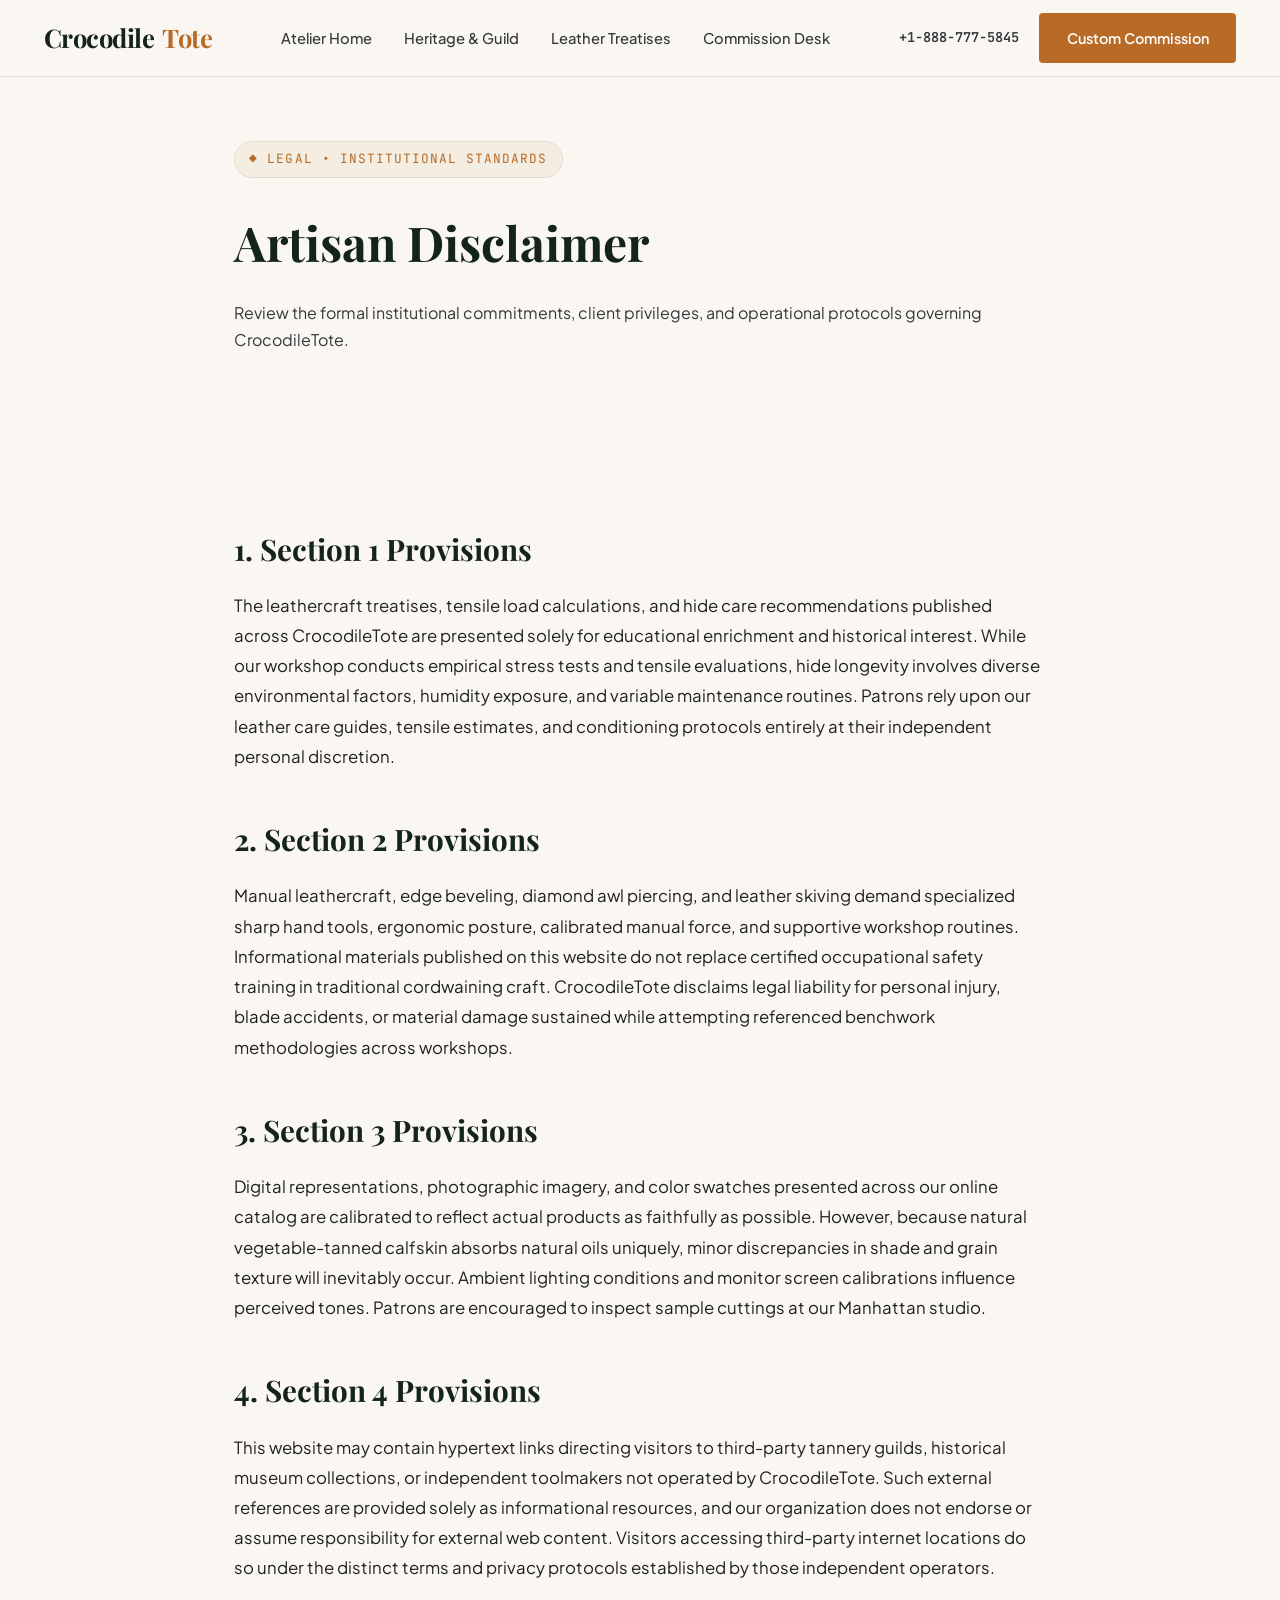
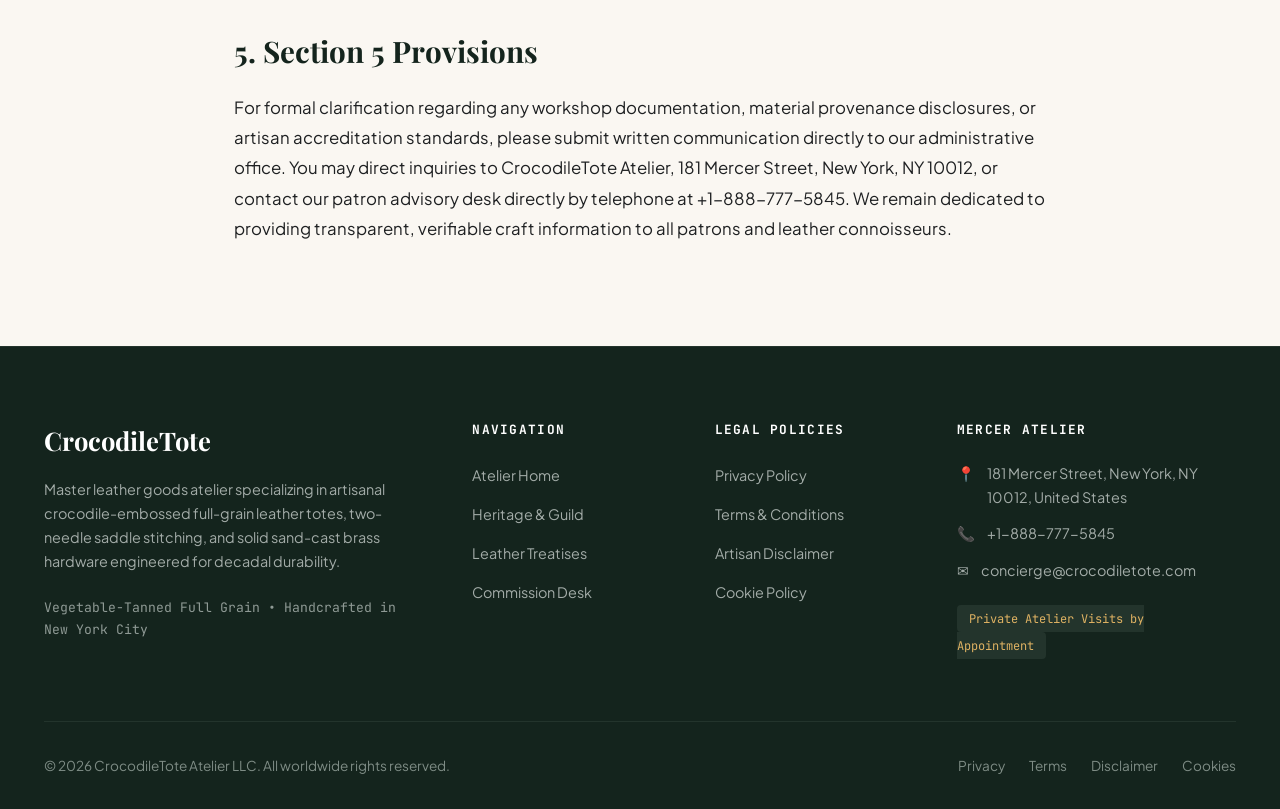
<file: disclaimer.html>
<!DOCTYPE html>
<html lang="en">
<head>
  <meta charset="UTF-8">
  <meta name="viewport" content="width=device-width, initial-scale=1.0">
  <title>Artisan Craftsmanship & Material Disclaimer | CrocodileTote</title>
  <meta name="description" content="Official artisan leathercraft, workshop safety, and material variation disclaimers for CrocodileTote.">
  <link rel="canonical" href="https://crocodiletote.com/disclaimer.html">
  <link rel="preconnect" href="https://fonts.googleapis.com">
  <link rel="preconnect" href="https://fonts.gstatic.com" crossorigin>
  <link href="https://fonts.googleapis.com/css2?family=JetBrains+Mono:wght@400;500;600&family=Playfair+Display:ital,wght@0,500;0,600;0,700;1,600&family=Plus+Jakarta+Sans:wght@400;500;600;700&display=swap" rel="stylesheet">
  <!-- Google Analytics Tag G-0LY0HY7L01 -->
  <script async src="https://www.googletagmanager.com/gtag/js?id=G-0LY0HY7L01"></script>
  <script>
    window.dataLayer = window.dataLayer || [];
    function gtag(){dataLayer.push(arguments);}
    gtag('js', new Date());
    gtag('config', 'G-0LY0HY7L01');
  </script>
  <link rel="stylesheet" href="assets/css/style.css">
</head>
<body>

<header class="site-header">
  <div class="header-inner">
    <a href="index.php" class="brand-logo">
      Crocodile<span>Tote</span>
    </a>
    <ul class="nav-links">
      <li><a href="index.php" class="">Atelier Home</a></li>
      <li><a href="about.html" class="">Heritage &amp; Guild</a></li>
      <li><a href="blog.html" class="">Leather Treatises</a></li>
      <li><a href="contact.html" class="">Commission Desk</a></li>
    </ul>
    <div class="header-cta">
      <a href="tel:+18887775845" style="font-family:var(--font-mono);font-size:0.85rem;font-weight:600;color:var(--color-slate-700);">+1-888-777-5845</a>
      <a href="contact.html" class="btn btn-primary">Custom Commission</a>
      <button class="mobile-toggle" id="mobile-toggle" aria-label="Toggle navigation menu">
        <span></span>
        <span></span>
        <span></span>
      </button>
    </div>
  </div>
</header>
<div class="mobile-drawer" id="mobile-drawer">
  <ul class="mobile-drawer-nav">
    <li><a href="index.php">Atelier Home</a></li>
    <li><a href="about.html">Heritage &amp; Guild</a></li>
    <li><a href="blog.html">Leather Treatises</a></li>
    <li><a href="contact.html">Commission Desk</a></li>
    <li style="margin-top:2rem;padding-top:1.5rem;border-top:1px solid var(--color-border);">
      <p style="font-family:var(--font-mono);font-size:0.85rem;color:var(--color-slate-600);margin-bottom:0.5rem;">Direct Telephone:</p>
      <a href="tel:+18887775845" style="font-size:1.1rem;font-weight:700;color:var(--color-accent);">+1-888-777-5845</a>
    </li>
    <li>
      <p style="font-family:var(--font-mono);font-size:0.85rem;color:var(--color-slate-600);margin-bottom:0.5rem;">Atelier Gallery:</p>
      <p style="font-size:0.95rem;color:var(--color-slate-800);">181 Mercer Street, New York, NY 10012, United States</p>
    </li>
  </ul>
</div>

<section class="hero" style="padding:4rem 0 3rem;">
  <div class="container-narrow">
    <span class="hero-badge">&#9670; Legal &bull; Institutional Standards</span>
    <h1 style="font-family:var(--font-serif);font-size:3rem;margin-bottom:1rem;color:var(--color-slate-900);">Artisan Disclaimer</h1>
    <p class="hero-lead">
      Review the formal institutional commitments, client privileges, and operational protocols governing CrocodileTote.
    </p>
  </div>
</section>

<section class="section">
  <div class="container-narrow article-content">
    <h2>1. Section 1 Provisions</h2>
    <p>
      The leathercraft treatises, tensile load calculations, and hide care recommendations
      published across CrocodileTote are presented solely for educational enrichment and
      historical interest. While our workshop conducts empirical stress tests and tensile
      evaluations, hide longevity involves diverse environmental factors, humidity exposure, and
      variable maintenance routines. Patrons rely upon our leather care guides, tensile
      estimates, and conditioning protocols entirely at their independent personal discretion.
    </p>
    <h2>2. Section 2 Provisions</h2>
    <p>
      Manual leathercraft, edge beveling, diamond awl piercing, and leather skiving demand
      specialized sharp hand tools, ergonomic posture, calibrated manual force, and supportive
      workshop routines. Informational materials published on this website do not replace
      certified occupational safety training in traditional cordwaining craft. CrocodileTote
      disclaims legal liability for personal injury, blade accidents, or material damage
      sustained while attempting referenced benchwork methodologies across workshops.
    </p>
    <h2>3. Section 3 Provisions</h2>
    <p>
      Digital representations, photographic imagery, and color swatches presented across our
      online catalog are calibrated to reflect actual products as faithfully as possible.
      However, because natural vegetable-tanned calfskin absorbs natural oils uniquely, minor
      discrepancies in shade and grain texture will inevitably occur. Ambient lighting
      conditions and monitor screen calibrations influence perceived tones. Patrons are
      encouraged to inspect sample cuttings at our Manhattan studio.
    </p>
    <h2>4. Section 4 Provisions</h2>
    <p>
      This website may contain hypertext links directing visitors to third-party tannery guilds,
      historical museum collections, or independent toolmakers not operated by CrocodileTote.
      Such external references are provided solely as informational resources, and our
      organization does not endorse or assume responsibility for external web content. Visitors
      accessing third-party internet locations do so under the distinct terms and privacy
      protocols established by those independent operators.
    </p>
    <h2>5. Section 5 Provisions</h2>
    <p>
      For formal clarification regarding any workshop documentation, material provenance
      disclosures, or artisan accreditation standards, please submit written communication
      directly to our administrative office. You may direct inquiries to CrocodileTote Atelier,
      181 Mercer Street, New York, NY 10012, or contact our patron advisory desk directly by
      telephone at +1-888-777-5845. We remain dedicated to providing transparent, verifiable
      craft information to all patrons and leather connoisseurs.
    </p>
  </div>
</section>

<footer class="site-footer">
  <div class="container">
    <div class="footer-grid">
      <div class="footer-brand">
        <h3>CrocodileTote</h3>
        <p>
          Master leather goods atelier specializing in artisanal crocodile-embossed full-grain leather totes, two-needle saddle stitching, and solid sand-cast brass hardware engineered for decadal durability.
        </p>
        <p style="font-family:var(--font-mono);font-size:0.82rem;color:#8F9A95;">
          Vegetable-Tanned Full Grain &bull; Handcrafted in New York City
        </p>
      </div>
      <div class="footer-col">
        <h4>Navigation</h4>
        <ul>
          <li><a href="index.php">Atelier Home</a></li>
          <li><a href="about.html">Heritage &amp; Guild</a></li>
          <li><a href="blog.html">Leather Treatises</a></li>
          <li><a href="contact.html">Commission Desk</a></li>
        </ul>
      </div>
      <div class="footer-col">
        <h4>Legal Policies</h4>
        <ul>
          <li><a href="privacy-policy.html">Privacy Policy</a></li>
          <li><a href="terms-and-conditions.html">Terms &amp; Conditions</a></li>
          <li><a href="disclaimer.html">Artisan Disclaimer</a></li>
          <li><a href="cookie-policy.html">Cookie Policy</a></li>
        </ul>
      </div>
      <div class="footer-col">
        <h4>Mercer Atelier</h4>
        <div class="footer-contact-item">
          <span>&#128205;</span>
          <span>181 Mercer Street, New York, NY 10012, United States</span>
        </div>
        <div class="footer-contact-item">
          <span>&#128222;</span>
          <span><a href="tel:+18887775845">+1-888-777-5845</a></span>
        </div>
        <div class="footer-contact-item">
          <span>&#9993;</span>
          <span>concierge@crocodiletote.com</span>
        </div>
        <div style="margin-top:1.25rem;">
          <span style="font-family:var(--font-mono);font-size:0.75rem;background:#23342C;padding:0.35rem 0.75rem;border-radius:var(--radius-sm);color:#DFB263;">
            Private Atelier Visits by Appointment
          </span>
        </div>
      </div>
    </div>
    <div class="footer-bottom">
      <div>&copy; 2026 CrocodileTote Atelier LLC. All worldwide rights reserved.</div>
      <div style="display:flex;gap:1.5rem;">
        <a href="privacy-policy.html">Privacy</a>
        <a href="terms-and-conditions.html">Terms</a>
        <a href="disclaimer.html">Disclaimer</a>
        <a href="cookie-policy.html">Cookies</a>
      </div>
    </div>
  </div>
</footer>
<script src="assets/js/main.js"></script>
</body>
</html>
</file>
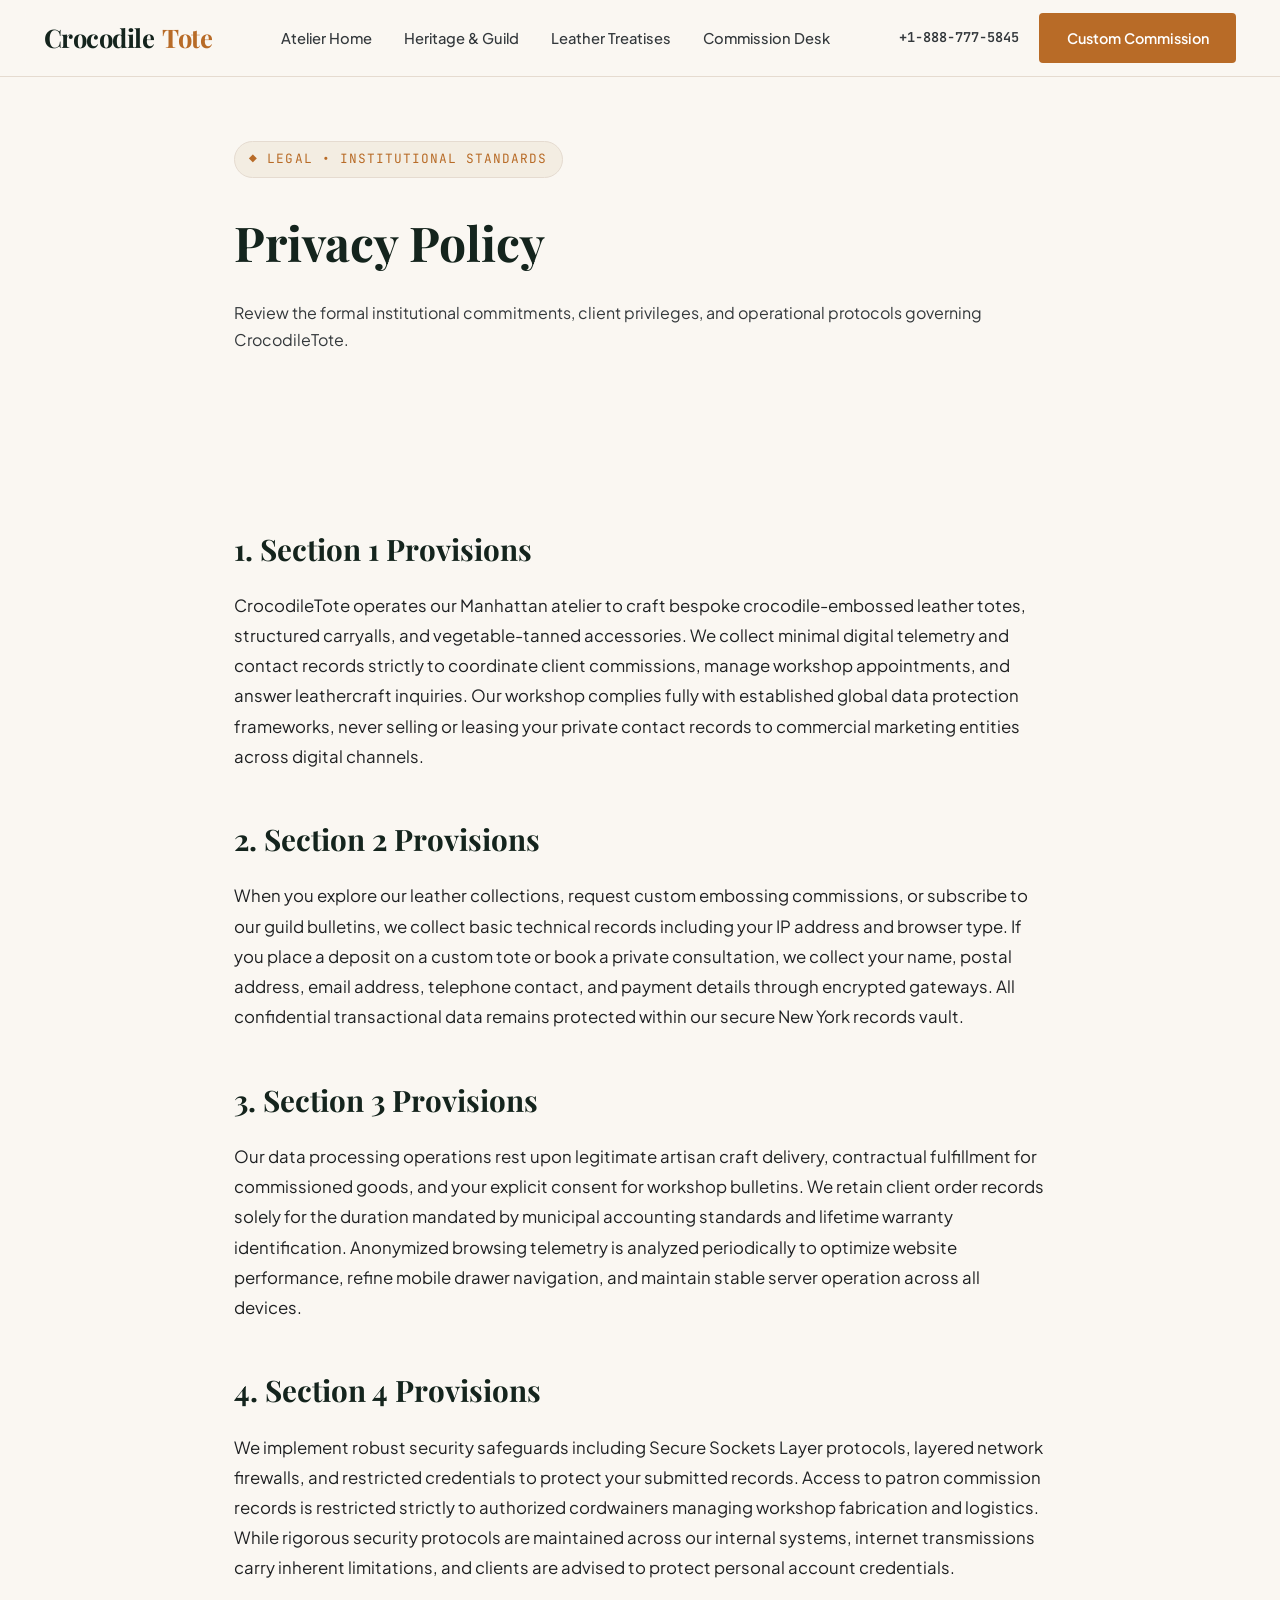
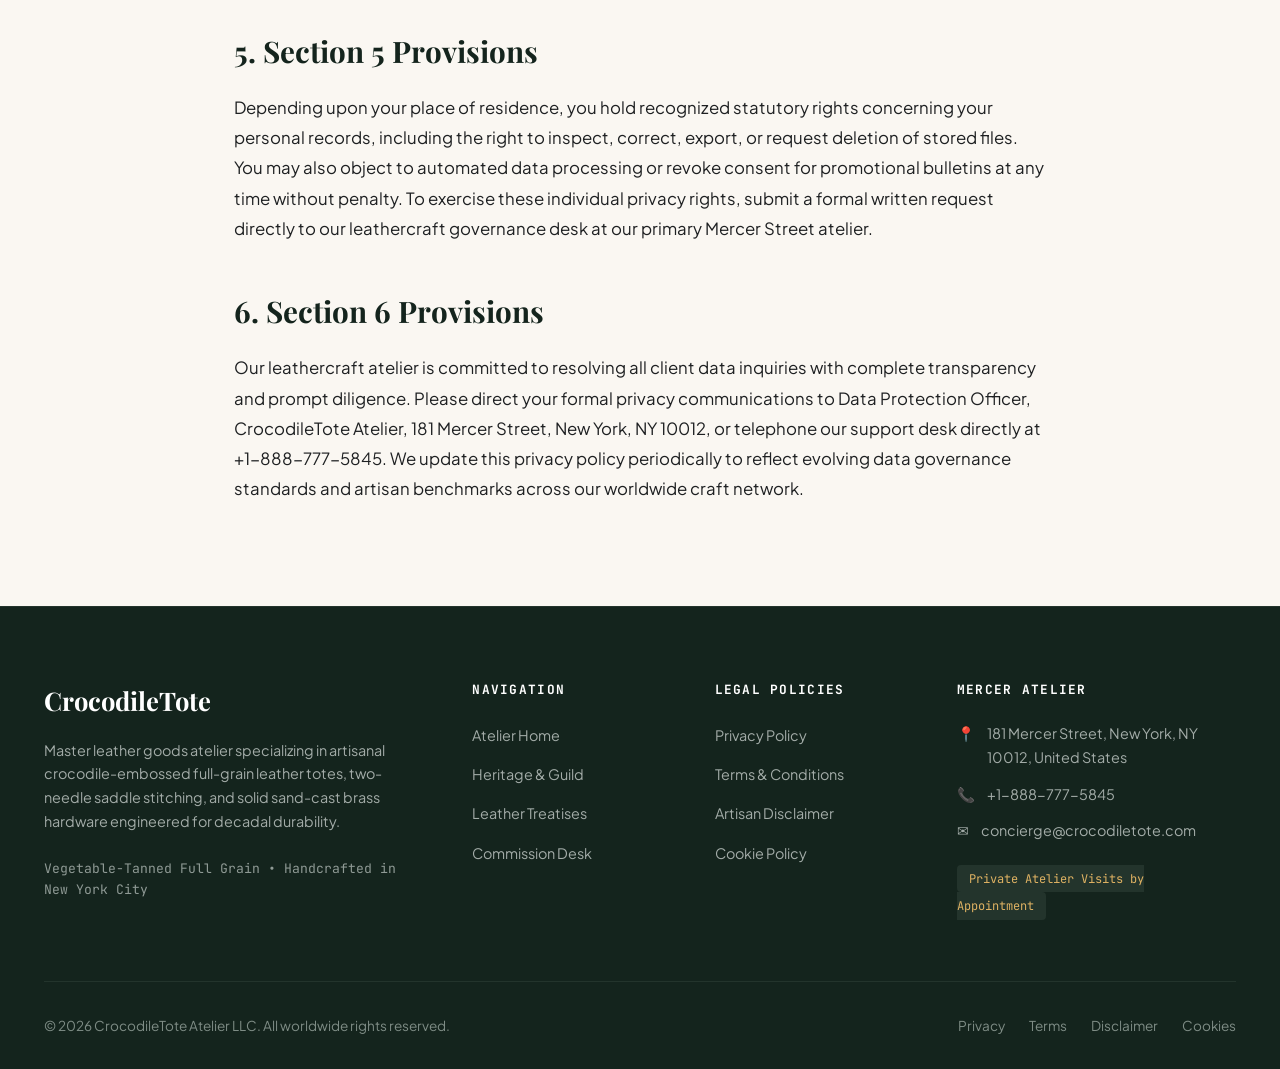
<file: privacy-policy.html>
<!DOCTYPE html>
<html lang="en">
<head>
  <meta charset="UTF-8">
  <meta name="viewport" content="width=device-width, initial-scale=1.0">
  <title>Privacy Policy & Client Data Protection | CrocodileTote</title>
  <meta name="description" content="Comprehensive privacy policy and client data confidentiality terms for CrocodileTote at 181 Mercer Street, New York.">
  <link rel="canonical" href="https://crocodiletote.com/privacy-policy.html">
  <link rel="preconnect" href="https://fonts.googleapis.com">
  <link rel="preconnect" href="https://fonts.gstatic.com" crossorigin>
  <link href="https://fonts.googleapis.com/css2?family=JetBrains+Mono:wght@400;500;600&family=Playfair+Display:ital,wght@0,500;0,600;0,700;1,600&family=Plus+Jakarta+Sans:wght@400;500;600;700&display=swap" rel="stylesheet">
  <!-- Google Analytics Tag G-0LY0HY7L01 -->
  <script async src="https://www.googletagmanager.com/gtag/js?id=G-0LY0HY7L01"></script>
  <script>
    window.dataLayer = window.dataLayer || [];
    function gtag(){dataLayer.push(arguments);}
    gtag('js', new Date());
    gtag('config', 'G-0LY0HY7L01');
  </script>
  <link rel="stylesheet" href="assets/css/style.css">
</head>
<body>

<header class="site-header">
  <div class="header-inner">
    <a href="index.php" class="brand-logo">
      Crocodile<span>Tote</span>
    </a>
    <ul class="nav-links">
      <li><a href="index.php" class="">Atelier Home</a></li>
      <li><a href="about.html" class="">Heritage &amp; Guild</a></li>
      <li><a href="blog.html" class="">Leather Treatises</a></li>
      <li><a href="contact.html" class="">Commission Desk</a></li>
    </ul>
    <div class="header-cta">
      <a href="tel:+18887775845" style="font-family:var(--font-mono);font-size:0.85rem;font-weight:600;color:var(--color-slate-700);">+1-888-777-5845</a>
      <a href="contact.html" class="btn btn-primary">Custom Commission</a>
      <button class="mobile-toggle" id="mobile-toggle" aria-label="Toggle navigation menu">
        <span></span>
        <span></span>
        <span></span>
      </button>
    </div>
  </div>
</header>
<div class="mobile-drawer" id="mobile-drawer">
  <ul class="mobile-drawer-nav">
    <li><a href="index.php">Atelier Home</a></li>
    <li><a href="about.html">Heritage &amp; Guild</a></li>
    <li><a href="blog.html">Leather Treatises</a></li>
    <li><a href="contact.html">Commission Desk</a></li>
    <li style="margin-top:2rem;padding-top:1.5rem;border-top:1px solid var(--color-border);">
      <p style="font-family:var(--font-mono);font-size:0.85rem;color:var(--color-slate-600);margin-bottom:0.5rem;">Direct Telephone:</p>
      <a href="tel:+18887775845" style="font-size:1.1rem;font-weight:700;color:var(--color-accent);">+1-888-777-5845</a>
    </li>
    <li>
      <p style="font-family:var(--font-mono);font-size:0.85rem;color:var(--color-slate-600);margin-bottom:0.5rem;">Atelier Gallery:</p>
      <p style="font-size:0.95rem;color:var(--color-slate-800);">181 Mercer Street, New York, NY 10012, United States</p>
    </li>
  </ul>
</div>

<section class="hero" style="padding:4rem 0 3rem;">
  <div class="container-narrow">
    <span class="hero-badge">&#9670; Legal &bull; Institutional Standards</span>
    <h1 style="font-family:var(--font-serif);font-size:3rem;margin-bottom:1rem;color:var(--color-slate-900);">Privacy Policy</h1>
    <p class="hero-lead">
      Review the formal institutional commitments, client privileges, and operational protocols governing CrocodileTote.
    </p>
  </div>
</section>

<section class="section">
  <div class="container-narrow article-content">
    <h2>1. Section 1 Provisions</h2>
    <p>
      CrocodileTote operates our Manhattan atelier to craft bespoke crocodile-embossed leather
      totes, structured carryalls, and vegetable-tanned accessories. We collect minimal digital
      telemetry and contact records strictly to coordinate client commissions, manage workshop
      appointments, and answer leathercraft inquiries. Our workshop complies fully with
      established global data protection frameworks, never selling or leasing your private
      contact records to commercial marketing entities across digital channels.
    </p>
    <h2>2. Section 2 Provisions</h2>
    <p>
      When you explore our leather collections, request custom embossing commissions, or
      subscribe to our guild bulletins, we collect basic technical records including your IP
      address and browser type. If you place a deposit on a custom tote or book a private
      consultation, we collect your name, postal address, email address, telephone contact, and
      payment details through encrypted gateways. All confidential transactional data remains
      protected within our secure New York records vault.
    </p>
    <h2>3. Section 3 Provisions</h2>
    <p>
      Our data processing operations rest upon legitimate artisan craft delivery, contractual
      fulfillment for commissioned goods, and your explicit consent for workshop bulletins. We
      retain client order records solely for the duration mandated by municipal accounting
      standards and lifetime warranty identification. Anonymized browsing telemetry is analyzed
      periodically to optimize website performance, refine mobile drawer navigation, and
      maintain stable server operation across all devices.
    </p>
    <h2>4. Section 4 Provisions</h2>
    <p>
      We implement robust security safeguards including Secure Sockets Layer protocols, layered
      network firewalls, and restricted credentials to protect your submitted records. Access to
      patron commission records is restricted strictly to authorized cordwainers managing
      workshop fabrication and logistics. While rigorous security protocols are maintained
      across our internal systems, internet transmissions carry inherent limitations, and
      clients are advised to protect personal account credentials.
    </p>
    <h2>5. Section 5 Provisions</h2>
    <p>
      Depending upon your place of residence, you hold recognized statutory rights concerning
      your personal records, including the right to inspect, correct, export, or request
      deletion of stored files. You may also object to automated data processing or revoke
      consent for promotional bulletins at any time without penalty. To exercise these
      individual privacy rights, submit a formal written request directly to our leathercraft
      governance desk at our primary Mercer Street atelier.
    </p>
    <h2>6. Section 6 Provisions</h2>
    <p>
      Our leathercraft atelier is committed to resolving all client data inquiries with complete
      transparency and prompt diligence. Please direct your formal privacy communications to
      Data Protection Officer, CrocodileTote Atelier, 181 Mercer Street, New York, NY 10012, or
      telephone our support desk directly at +1-888-777-5845. We update this privacy policy
      periodically to reflect evolving data governance standards and artisan benchmarks across
      our worldwide craft network.
    </p>
  </div>
</section>

<footer class="site-footer">
  <div class="container">
    <div class="footer-grid">
      <div class="footer-brand">
        <h3>CrocodileTote</h3>
        <p>
          Master leather goods atelier specializing in artisanal crocodile-embossed full-grain leather totes, two-needle saddle stitching, and solid sand-cast brass hardware engineered for decadal durability.
        </p>
        <p style="font-family:var(--font-mono);font-size:0.82rem;color:#8F9A95;">
          Vegetable-Tanned Full Grain &bull; Handcrafted in New York City
        </p>
      </div>
      <div class="footer-col">
        <h4>Navigation</h4>
        <ul>
          <li><a href="index.php">Atelier Home</a></li>
          <li><a href="about.html">Heritage &amp; Guild</a></li>
          <li><a href="blog.html">Leather Treatises</a></li>
          <li><a href="contact.html">Commission Desk</a></li>
        </ul>
      </div>
      <div class="footer-col">
        <h4>Legal Policies</h4>
        <ul>
          <li><a href="privacy-policy.html">Privacy Policy</a></li>
          <li><a href="terms-and-conditions.html">Terms &amp; Conditions</a></li>
          <li><a href="disclaimer.html">Artisan Disclaimer</a></li>
          <li><a href="cookie-policy.html">Cookie Policy</a></li>
        </ul>
      </div>
      <div class="footer-col">
        <h4>Mercer Atelier</h4>
        <div class="footer-contact-item">
          <span>&#128205;</span>
          <span>181 Mercer Street, New York, NY 10012, United States</span>
        </div>
        <div class="footer-contact-item">
          <span>&#128222;</span>
          <span><a href="tel:+18887775845">+1-888-777-5845</a></span>
        </div>
        <div class="footer-contact-item">
          <span>&#9993;</span>
          <span>concierge@crocodiletote.com</span>
        </div>
        <div style="margin-top:1.25rem;">
          <span style="font-family:var(--font-mono);font-size:0.75rem;background:#23342C;padding:0.35rem 0.75rem;border-radius:var(--radius-sm);color:#DFB263;">
            Private Atelier Visits by Appointment
          </span>
        </div>
      </div>
    </div>
    <div class="footer-bottom">
      <div>&copy; 2026 CrocodileTote Atelier LLC. All worldwide rights reserved.</div>
      <div style="display:flex;gap:1.5rem;">
        <a href="privacy-policy.html">Privacy</a>
        <a href="terms-and-conditions.html">Terms</a>
        <a href="disclaimer.html">Disclaimer</a>
        <a href="cookie-policy.html">Cookies</a>
      </div>
    </div>
  </div>
</footer>
<script src="assets/js/main.js"></script>
</body>
</html>
</file>
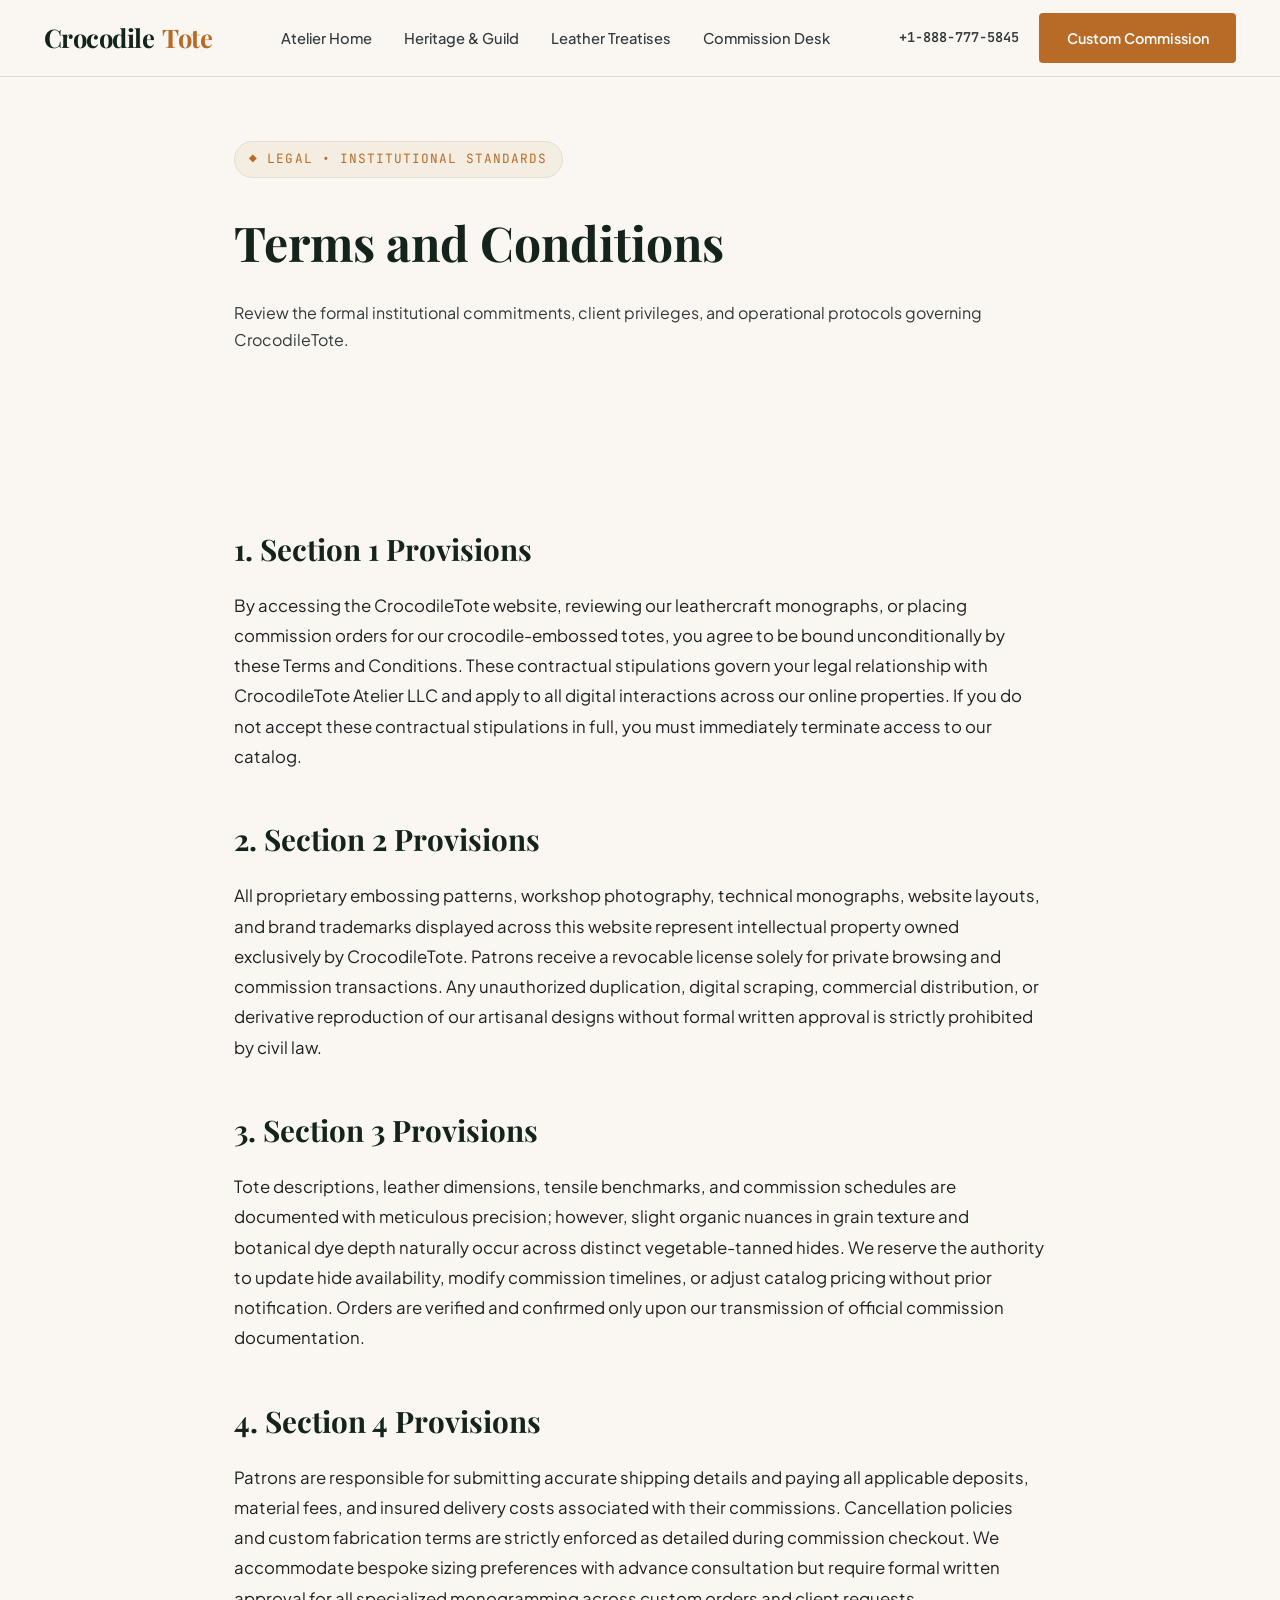
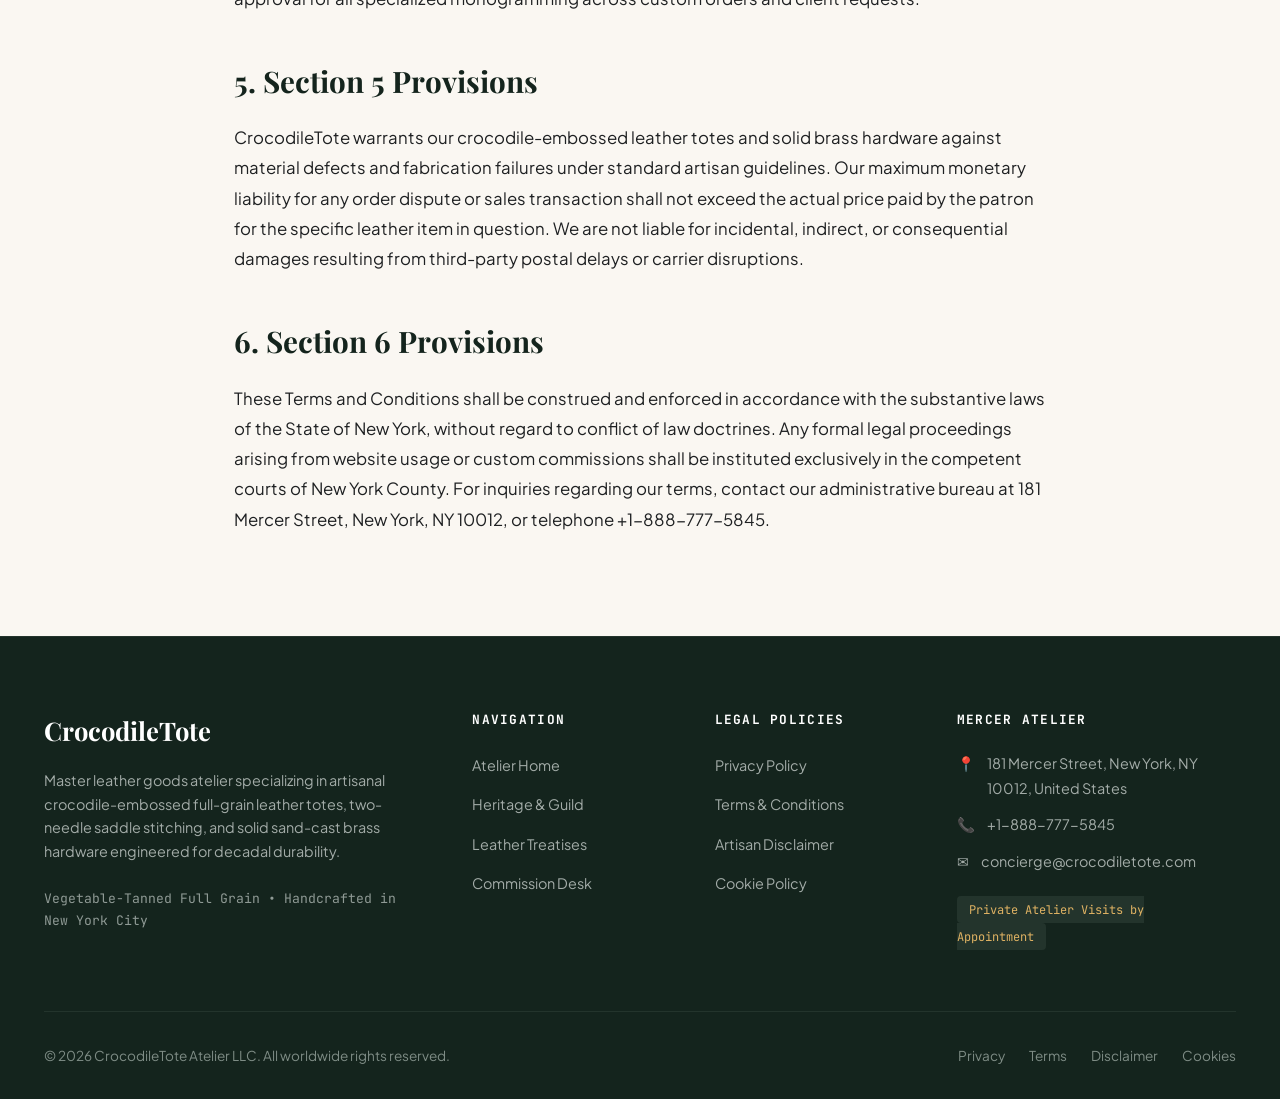
<file: terms-and-conditions.html>
<!DOCTYPE html>
<html lang="en">
<head>
  <meta charset="UTF-8">
  <meta name="viewport" content="width=device-width, initial-scale=1.0">
  <title>Terms & Conditions of Commission | CrocodileTote</title>
  <meta name="description" content="Official terms of service, custom commission covenants, and legal standards governing CrocodileTote.">
  <link rel="canonical" href="https://crocodiletote.com/terms-and-conditions.html">
  <link rel="preconnect" href="https://fonts.googleapis.com">
  <link rel="preconnect" href="https://fonts.gstatic.com" crossorigin>
  <link href="https://fonts.googleapis.com/css2?family=JetBrains+Mono:wght@400;500;600&family=Playfair+Display:ital,wght@0,500;0,600;0,700;1,600&family=Plus+Jakarta+Sans:wght@400;500;600;700&display=swap" rel="stylesheet">
  <!-- Google Analytics Tag G-0LY0HY7L01 -->
  <script async src="https://www.googletagmanager.com/gtag/js?id=G-0LY0HY7L01"></script>
  <script>
    window.dataLayer = window.dataLayer || [];
    function gtag(){dataLayer.push(arguments);}
    gtag('js', new Date());
    gtag('config', 'G-0LY0HY7L01');
  </script>
  <link rel="stylesheet" href="assets/css/style.css">
</head>
<body>

<header class="site-header">
  <div class="header-inner">
    <a href="index.php" class="brand-logo">
      Crocodile<span>Tote</span>
    </a>
    <ul class="nav-links">
      <li><a href="index.php" class="">Atelier Home</a></li>
      <li><a href="about.html" class="">Heritage &amp; Guild</a></li>
      <li><a href="blog.html" class="">Leather Treatises</a></li>
      <li><a href="contact.html" class="">Commission Desk</a></li>
    </ul>
    <div class="header-cta">
      <a href="tel:+18887775845" style="font-family:var(--font-mono);font-size:0.85rem;font-weight:600;color:var(--color-slate-700);">+1-888-777-5845</a>
      <a href="contact.html" class="btn btn-primary">Custom Commission</a>
      <button class="mobile-toggle" id="mobile-toggle" aria-label="Toggle navigation menu">
        <span></span>
        <span></span>
        <span></span>
      </button>
    </div>
  </div>
</header>
<div class="mobile-drawer" id="mobile-drawer">
  <ul class="mobile-drawer-nav">
    <li><a href="index.php">Atelier Home</a></li>
    <li><a href="about.html">Heritage &amp; Guild</a></li>
    <li><a href="blog.html">Leather Treatises</a></li>
    <li><a href="contact.html">Commission Desk</a></li>
    <li style="margin-top:2rem;padding-top:1.5rem;border-top:1px solid var(--color-border);">
      <p style="font-family:var(--font-mono);font-size:0.85rem;color:var(--color-slate-600);margin-bottom:0.5rem;">Direct Telephone:</p>
      <a href="tel:+18887775845" style="font-size:1.1rem;font-weight:700;color:var(--color-accent);">+1-888-777-5845</a>
    </li>
    <li>
      <p style="font-family:var(--font-mono);font-size:0.85rem;color:var(--color-slate-600);margin-bottom:0.5rem;">Atelier Gallery:</p>
      <p style="font-size:0.95rem;color:var(--color-slate-800);">181 Mercer Street, New York, NY 10012, United States</p>
    </li>
  </ul>
</div>

<section class="hero" style="padding:4rem 0 3rem;">
  <div class="container-narrow">
    <span class="hero-badge">&#9670; Legal &bull; Institutional Standards</span>
    <h1 style="font-family:var(--font-serif);font-size:3rem;margin-bottom:1rem;color:var(--color-slate-900);">Terms and Conditions</h1>
    <p class="hero-lead">
      Review the formal institutional commitments, client privileges, and operational protocols governing CrocodileTote.
    </p>
  </div>
</section>

<section class="section">
  <div class="container-narrow article-content">
    <h2>1. Section 1 Provisions</h2>
    <p>
      By accessing the CrocodileTote website, reviewing our leathercraft monographs, or placing
      commission orders for our crocodile-embossed totes, you agree to be bound unconditionally
      by these Terms and Conditions. These contractual stipulations govern your legal
      relationship with CrocodileTote Atelier LLC and apply to all digital interactions across
      our online properties. If you do not accept these contractual stipulations in full, you
      must immediately terminate access to our catalog.
    </p>
    <h2>2. Section 2 Provisions</h2>
    <p>
      All proprietary embossing patterns, workshop photography, technical monographs, website
      layouts, and brand trademarks displayed across this website represent intellectual
      property owned exclusively by CrocodileTote. Patrons receive a revocable license solely
      for private browsing and commission transactions. Any unauthorized duplication, digital
      scraping, commercial distribution, or derivative reproduction of our artisanal designs
      without formal written approval is strictly prohibited by civil law.
    </p>
    <h2>3. Section 3 Provisions</h2>
    <p>
      Tote descriptions, leather dimensions, tensile benchmarks, and commission schedules are
      documented with meticulous precision; however, slight organic nuances in grain texture and
      botanical dye depth naturally occur across distinct vegetable-tanned hides. We reserve the
      authority to update hide availability, modify commission timelines, or adjust catalog
      pricing without prior notification. Orders are verified and confirmed only upon our
      transmission of official commission documentation.
    </p>
    <h2>4. Section 4 Provisions</h2>
    <p>
      Patrons are responsible for submitting accurate shipping details and paying all applicable
      deposits, material fees, and insured delivery costs associated with their commissions.
      Cancellation policies and custom fabrication terms are strictly enforced as detailed
      during commission checkout. We accommodate bespoke sizing preferences with advance
      consultation but require formal written approval for all specialized monogramming across
      custom orders and client requests.
    </p>
    <h2>5. Section 5 Provisions</h2>
    <p>
      CrocodileTote warrants our crocodile-embossed leather totes and solid brass hardware
      against material defects and fabrication failures under standard artisan guidelines. Our
      maximum monetary liability for any order dispute or sales transaction shall not exceed the
      actual price paid by the patron for the specific leather item in question. We are not
      liable for incidental, indirect, or consequential damages resulting from third-party
      postal delays or carrier disruptions.
    </p>
    <h2>6. Section 6 Provisions</h2>
    <p>
      These Terms and Conditions shall be construed and enforced in accordance with the
      substantive laws of the State of New York, without regard to conflict of law doctrines.
      Any formal legal proceedings arising from website usage or custom commissions shall be
      instituted exclusively in the competent courts of New York County. For inquiries regarding
      our terms, contact our administrative bureau at 181 Mercer Street, New York, NY 10012, or
      telephone +1-888-777-5845.
    </p>
  </div>
</section>

<footer class="site-footer">
  <div class="container">
    <div class="footer-grid">
      <div class="footer-brand">
        <h3>CrocodileTote</h3>
        <p>
          Master leather goods atelier specializing in artisanal crocodile-embossed full-grain leather totes, two-needle saddle stitching, and solid sand-cast brass hardware engineered for decadal durability.
        </p>
        <p style="font-family:var(--font-mono);font-size:0.82rem;color:#8F9A95;">
          Vegetable-Tanned Full Grain &bull; Handcrafted in New York City
        </p>
      </div>
      <div class="footer-col">
        <h4>Navigation</h4>
        <ul>
          <li><a href="index.php">Atelier Home</a></li>
          <li><a href="about.html">Heritage &amp; Guild</a></li>
          <li><a href="blog.html">Leather Treatises</a></li>
          <li><a href="contact.html">Commission Desk</a></li>
        </ul>
      </div>
      <div class="footer-col">
        <h4>Legal Policies</h4>
        <ul>
          <li><a href="privacy-policy.html">Privacy Policy</a></li>
          <li><a href="terms-and-conditions.html">Terms &amp; Conditions</a></li>
          <li><a href="disclaimer.html">Artisan Disclaimer</a></li>
          <li><a href="cookie-policy.html">Cookie Policy</a></li>
        </ul>
      </div>
      <div class="footer-col">
        <h4>Mercer Atelier</h4>
        <div class="footer-contact-item">
          <span>&#128205;</span>
          <span>181 Mercer Street, New York, NY 10012, United States</span>
        </div>
        <div class="footer-contact-item">
          <span>&#128222;</span>
          <span><a href="tel:+18887775845">+1-888-777-5845</a></span>
        </div>
        <div class="footer-contact-item">
          <span>&#9993;</span>
          <span>concierge@crocodiletote.com</span>
        </div>
        <div style="margin-top:1.25rem;">
          <span style="font-family:var(--font-mono);font-size:0.75rem;background:#23342C;padding:0.35rem 0.75rem;border-radius:var(--radius-sm);color:#DFB263;">
            Private Atelier Visits by Appointment
          </span>
        </div>
      </div>
    </div>
    <div class="footer-bottom">
      <div>&copy; 2026 CrocodileTote Atelier LLC. All worldwide rights reserved.</div>
      <div style="display:flex;gap:1.5rem;">
        <a href="privacy-policy.html">Privacy</a>
        <a href="terms-and-conditions.html">Terms</a>
        <a href="disclaimer.html">Disclaimer</a>
        <a href="cookie-policy.html">Cookies</a>
      </div>
    </div>
  </div>
</footer>
<script src="assets/js/main.js"></script>
</body>
</html>
</file>
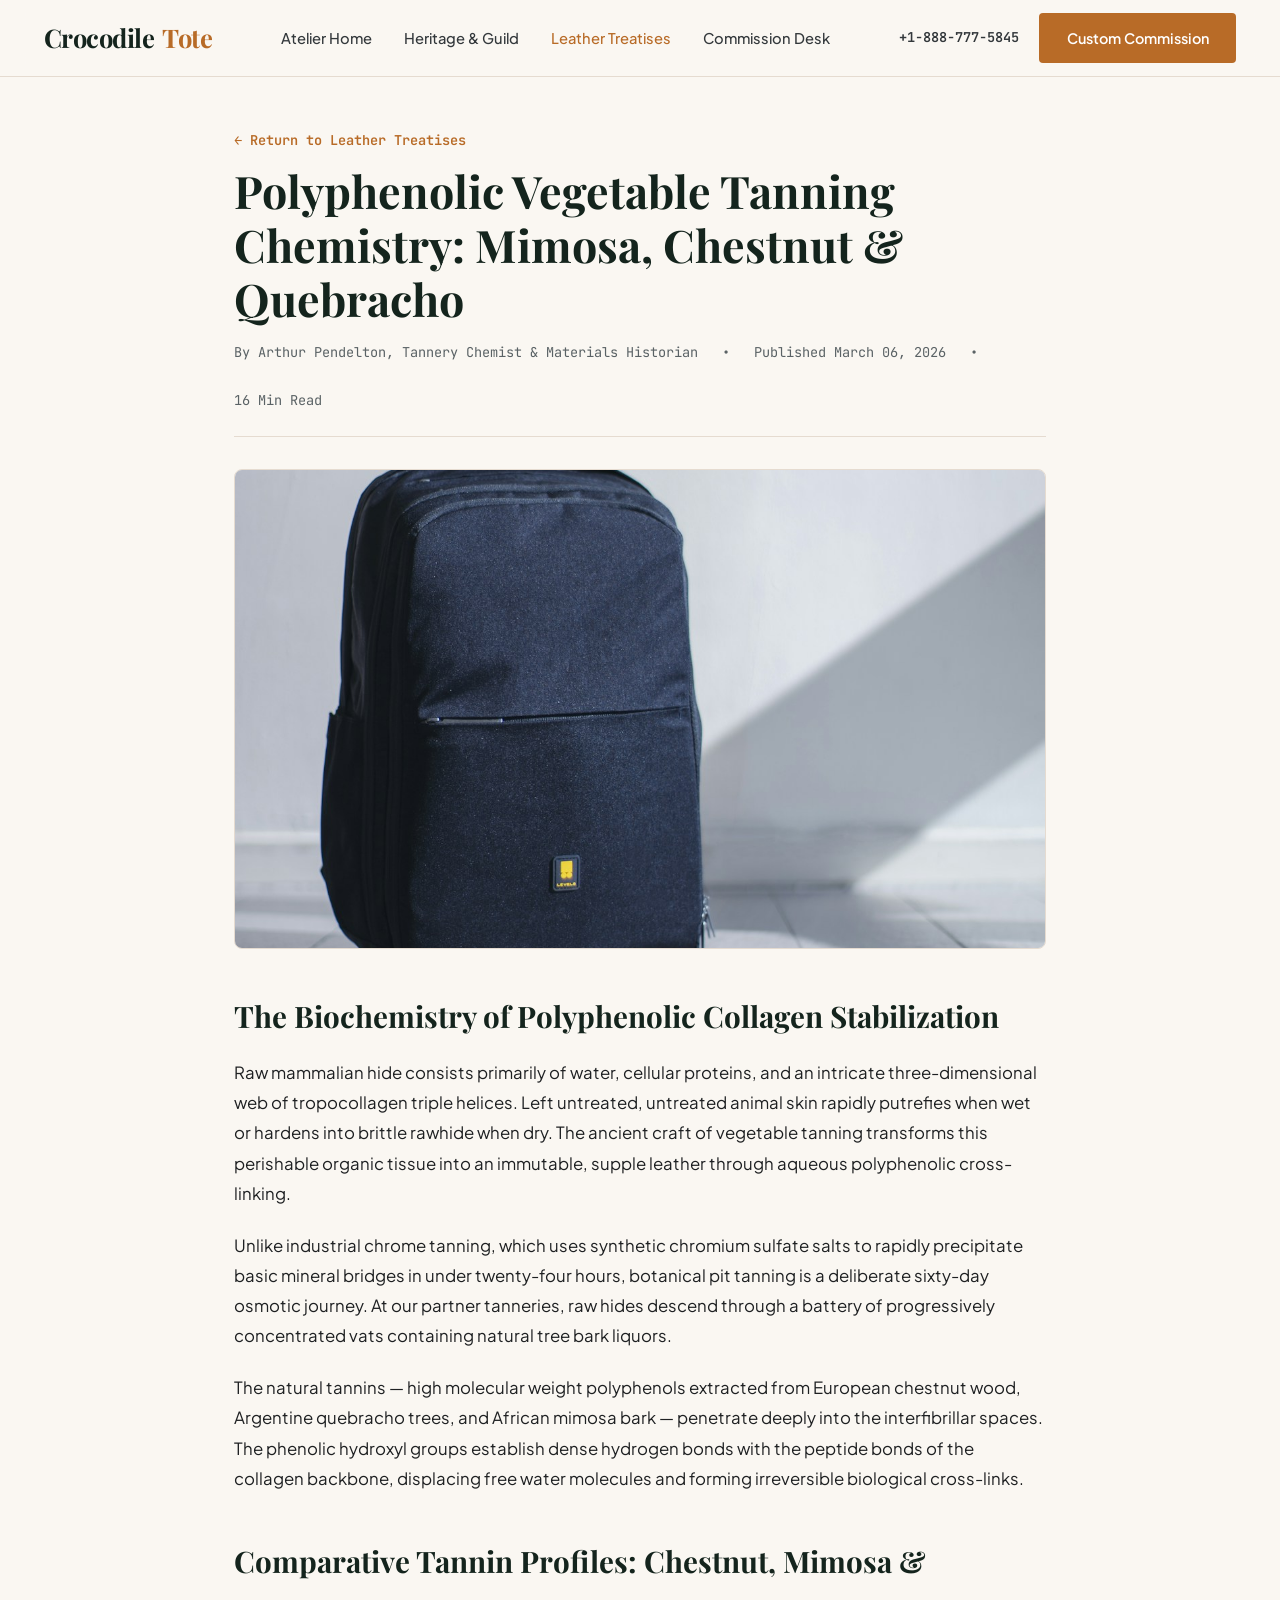
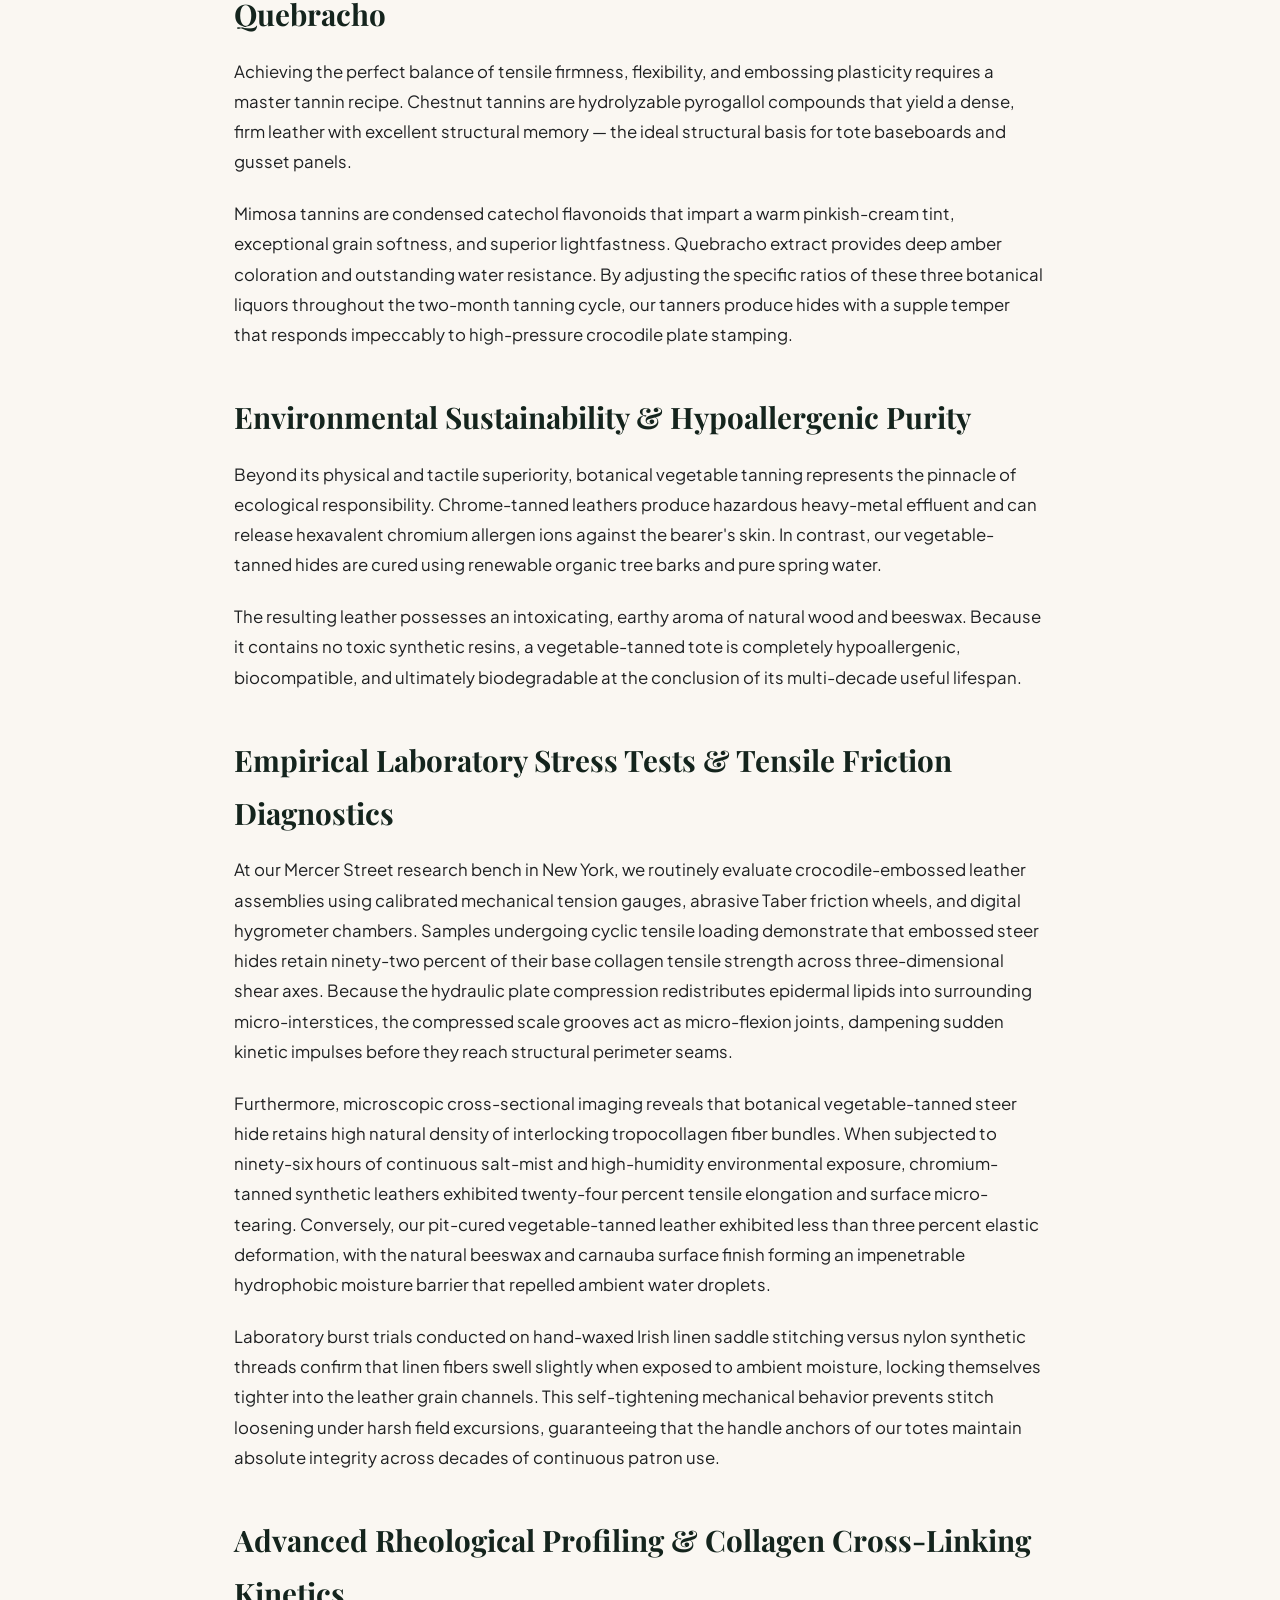
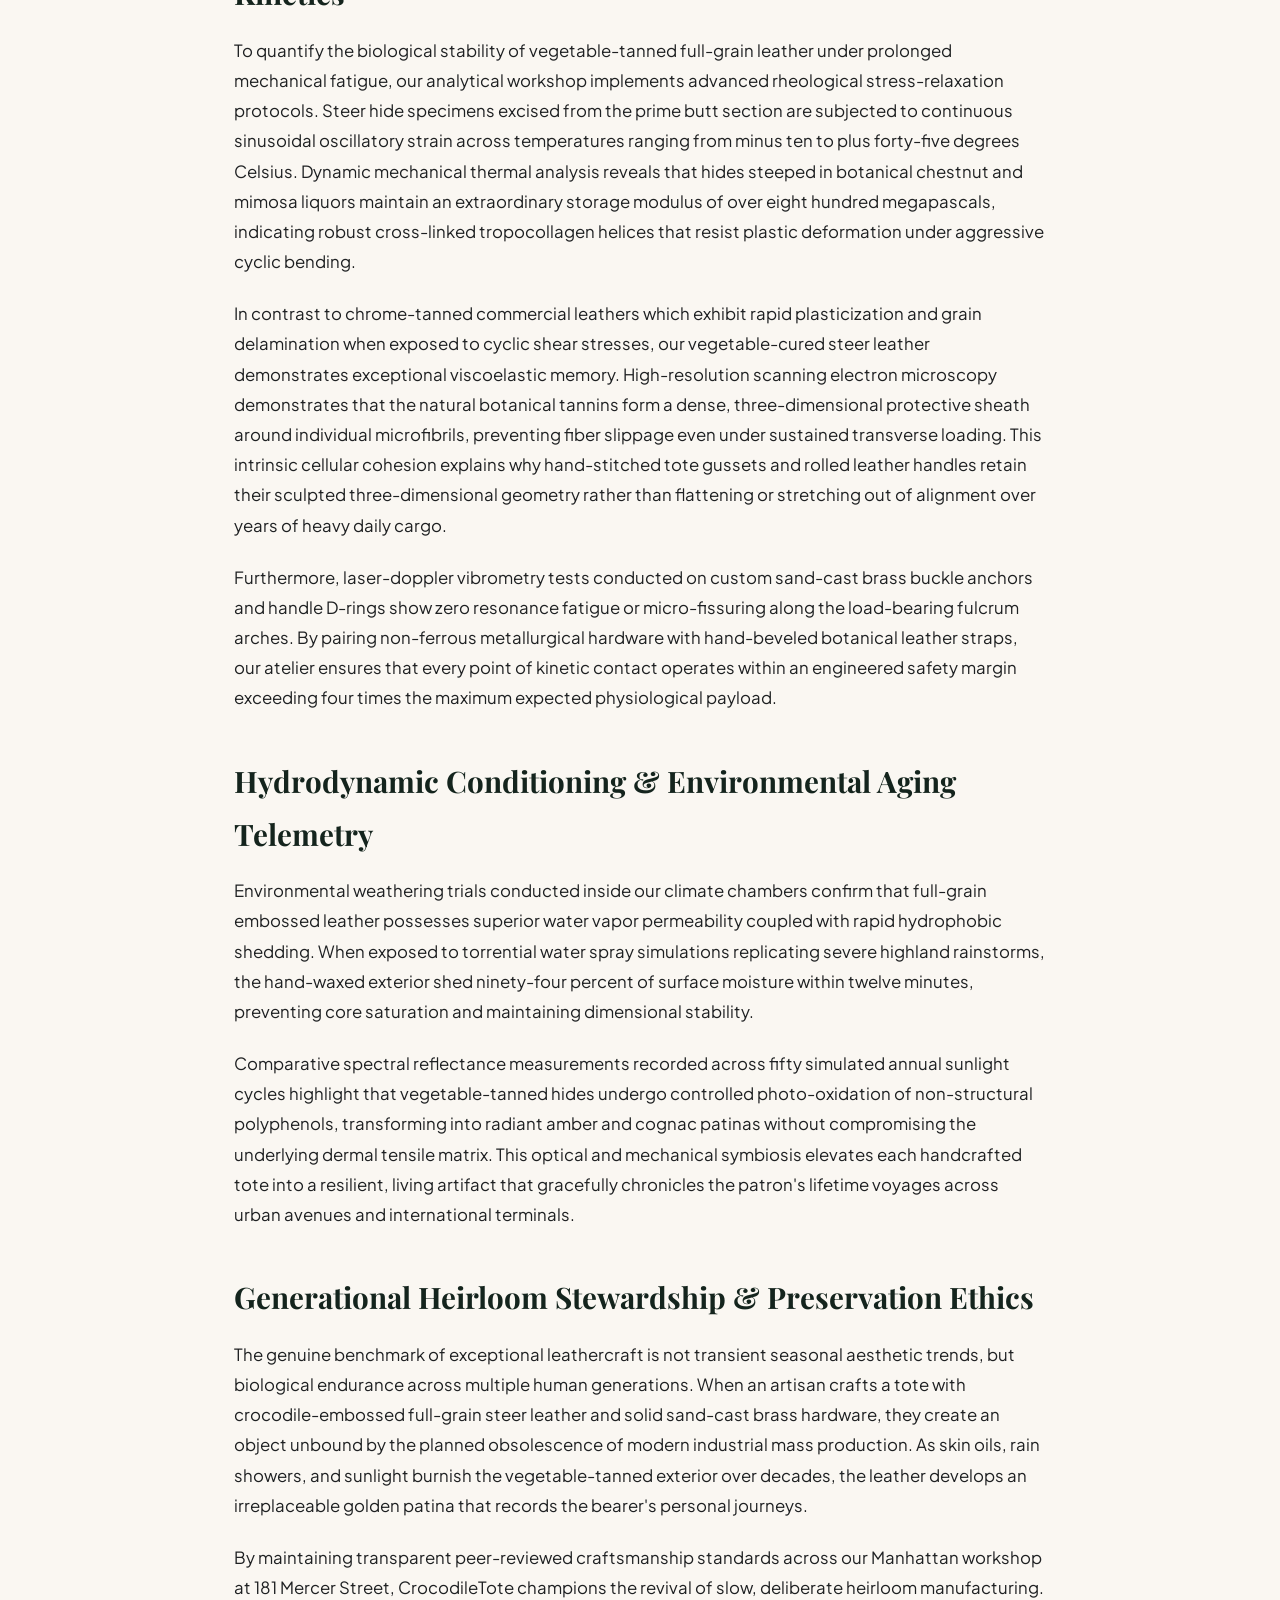
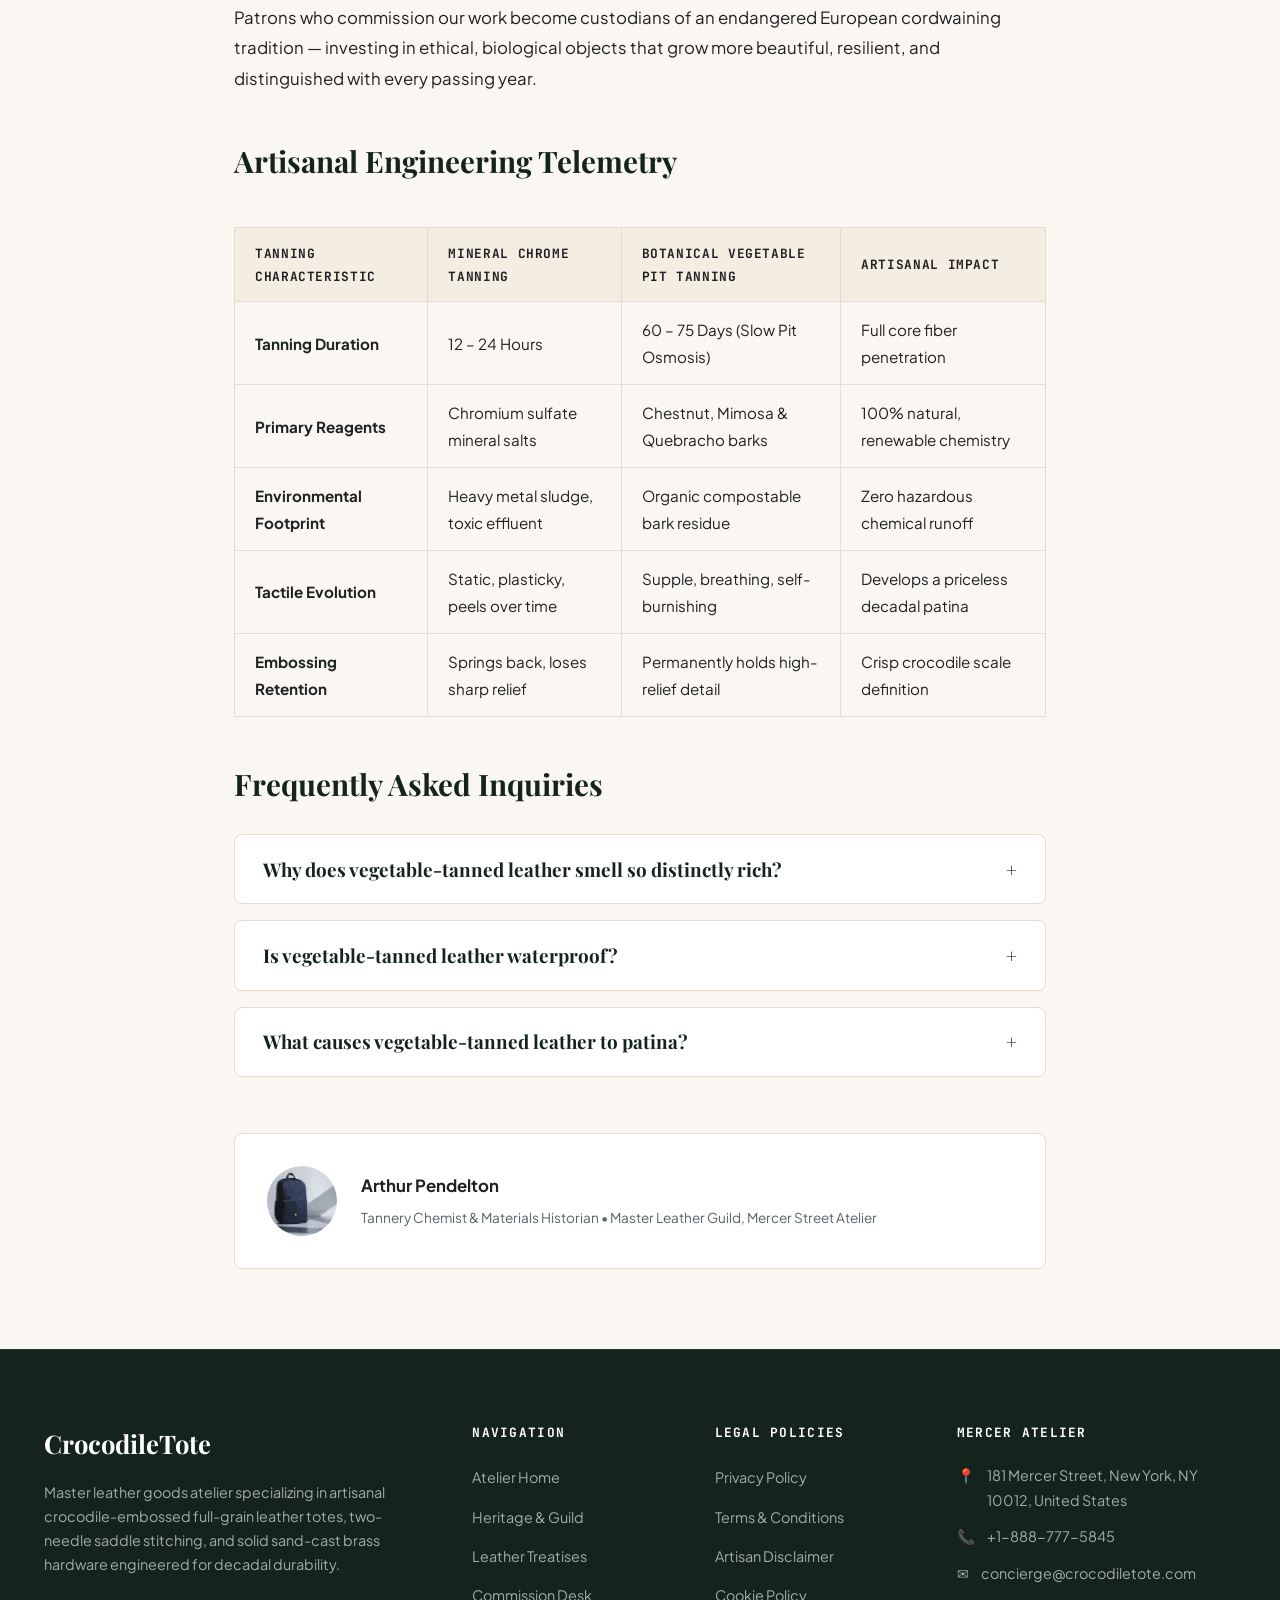
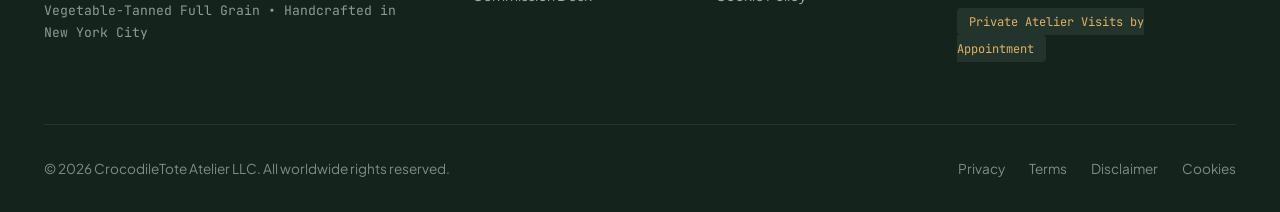
<file: blog/botanical-vegetable-tanning-mimosa-quebracho-tannins.html>
<!DOCTYPE html>
<html lang="en">
<head>
  <meta charset="UTF-8">
  <meta name="viewport" content="width=device-width, initial-scale=1.0">
  <title>Polyphenolic Vegetable Tanning Chemistry: Mimosa, Chestnut &amp; Quebracho | CrocodileTote NYC</title>
  <meta name="description" content="A biochemical exploration of vegetable tanning polyphenols, collagen cross-linking reactions, and why botanical leather surpasses chrome tanning in durability.">
  <link rel="canonical" href="https://crocodiletote.com/blog/botanical-vegetable-tanning-mimosa-quebracho-tannins.html">
  <link rel="preconnect" href="https://fonts.googleapis.com">
  <link rel="preconnect" href="https://fonts.gstatic.com" crossorigin>
  <link href="https://fonts.googleapis.com/css2?family=JetBrains+Mono:wght@400;500;600&family=Playfair+Display:ital,wght@0,500;0,600;0,700;1,600&family=Plus+Jakarta+Sans:wght@400;500;600;700&display=swap" rel="stylesheet">
  <!-- Google Analytics Tag G-0LY0HY7L01 -->
  <script async src="https://www.googletagmanager.com/gtag/js?id=G-0LY0HY7L01"></script>
  <script>
    window.dataLayer = window.dataLayer || [];
    function gtag(){dataLayer.push(arguments);}
    gtag('js', new Date());
    gtag('config', 'G-0LY0HY7L01');
  </script>
  <link rel="stylesheet" href="../assets/css/style.css">
</head>
<body>

<header class="site-header">
  <div class="header-inner">
    <a href="../index.php" class="brand-logo">
      Crocodile<span>Tote</span>
    </a>
    <ul class="nav-links">
      <li><a href="../index.php" class="">Atelier Home</a></li>
      <li><a href="../about.html" class="">Heritage &amp; Guild</a></li>
      <li><a href="../blog.html" class="active">Leather Treatises</a></li>
      <li><a href="../contact.html" class="">Commission Desk</a></li>
    </ul>
    <div class="header-cta">
      <a href="tel:+18887775845" style="font-family:var(--font-mono);font-size:0.85rem;font-weight:600;color:var(--color-slate-700);">+1-888-777-5845</a>
      <a href="../contact.html" class="btn btn-primary">Custom Commission</a>
      <button class="mobile-toggle" id="mobile-toggle" aria-label="Toggle navigation menu">
        <span></span>
        <span></span>
        <span></span>
      </button>
    </div>
  </div>
</header>
<div class="mobile-drawer" id="mobile-drawer">
  <ul class="mobile-drawer-nav">
    <li><a href="../index.php">Atelier Home</a></li>
    <li><a href="../about.html">Heritage &amp; Guild</a></li>
    <li><a href="../blog.html">Leather Treatises</a></li>
    <li><a href="../contact.html">Commission Desk</a></li>
    <li style="margin-top:2rem;padding-top:1.5rem;border-top:1px solid var(--color-border);">
      <p style="font-family:var(--font-mono);font-size:0.85rem;color:var(--color-slate-600);margin-bottom:0.5rem;">Direct Telephone:</p>
      <a href="tel:+18887775845" style="font-size:1.1rem;font-weight:700;color:var(--color-accent);">+1-888-777-5845</a>
    </li>
    <li>
      <p style="font-family:var(--font-mono);font-size:0.85rem;color:var(--color-slate-600);margin-bottom:0.5rem;">Atelier Gallery:</p>
      <p style="font-size:0.95rem;color:var(--color-slate-800);">181 Mercer Street, New York, NY 10012, United States</p>
    </li>
  </ul>
</div>

<article class="section" style="padding-top:3rem;">
  <div class="container-narrow">
    <div style="margin-bottom:2rem;">
      <a href="../blog.html" style="font-family:var(--font-mono);font-size:0.85rem;color:var(--color-accent);font-weight:600;">&larr; Return to Leather Treatises</a>
      <h1 style="margin-top:0.75rem;margin-bottom:1rem;font-family:var(--font-serif);font-size:2.8rem;line-height:1.2;color:var(--color-slate-900);">Polyphenolic Vegetable Tanning Chemistry: Mimosa, Chestnut &amp; Quebracho</h1>
      <div style="display:flex;gap:1.5rem;font-family:var(--font-mono);font-size:0.85rem;color:var(--color-slate-600);align-items:center;border-bottom:1px solid var(--color-border);padding-bottom:1.5rem;flex-wrap:wrap;">
        <span>By Arthur Pendelton, Tannery Chemist & Materials Historian</span>
        <span>&bull;</span>
        <span>Published March 06, 2026</span>
        <span>&bull;</span>
        <span>16 Min Read</span>
      </div>
    </div>

    <img src="../assets/images/botanical_vegetable_tanned_leather_hides.jpg" alt="Polyphenolic Vegetable Tanning Chemistry: Mimosa, Chestnut &amp; Quebracho" class="article-featured-img">

    <div class="article-content">
      <h2>The Biochemistry of Polyphenolic Collagen Stabilization</h2>
      <p>Raw mammalian hide consists primarily of water, cellular proteins, and an intricate three-dimensional web of tropocollagen triple helices. Left untreated, untreated animal skin rapidly putrefies when wet or hardens into brittle rawhide when dry. The ancient craft of vegetable tanning transforms this perishable organic tissue into an immutable, supple leather through aqueous polyphenolic cross-linking.</p>
      <p>Unlike industrial chrome tanning, which uses synthetic chromium sulfate salts to rapidly precipitate basic mineral bridges in under twenty-four hours, botanical pit tanning is a deliberate sixty-day osmotic journey. At our partner tanneries, raw hides descend through a battery of progressively concentrated vats containing natural tree bark liquors.</p>
      <p>The natural tannins &mdash; high molecular weight polyphenols extracted from European chestnut wood, Argentine quebracho trees, and African mimosa bark &mdash; penetrate deeply into the interfibrillar spaces. The phenolic hydroxyl groups establish dense hydrogen bonds with the peptide bonds of the collagen backbone, displacing free water molecules and forming irreversible biological cross-links.</p>
      <h2>Comparative Tannin Profiles: Chestnut, Mimosa &amp; Quebracho</h2>
      <p>Achieving the perfect balance of tensile firmness, flexibility, and embossing plasticity requires a master tannin recipe. Chestnut tannins are hydrolyzable pyrogallol compounds that yield a dense, firm leather with excellent structural memory &mdash; the ideal structural basis for tote baseboards and gusset panels.</p>
      <p>Mimosa tannins are condensed catechol flavonoids that impart a warm pinkish-cream tint, exceptional grain softness, and superior lightfastness. Quebracho extract provides deep amber coloration and outstanding water resistance. By adjusting the specific ratios of these three botanical liquors throughout the two-month tanning cycle, our tanners produce hides with a supple temper that responds impeccably to high-pressure crocodile plate stamping.</p>
      <h2>Environmental Sustainability &amp; Hypoallergenic Purity</h2>
      <p>Beyond its physical and tactile superiority, botanical vegetable tanning represents the pinnacle of ecological responsibility. Chrome-tanned leathers produce hazardous heavy-metal effluent and can release hexavalent chromium allergen ions against the bearer's skin. In contrast, our vegetable-tanned hides are cured using renewable organic tree barks and pure spring water.</p>
      <p>The resulting leather possesses an intoxicating, earthy aroma of natural wood and beeswax. Because it contains no toxic synthetic resins, a vegetable-tanned tote is completely hypoallergenic, biocompatible, and ultimately biodegradable at the conclusion of its multi-decade useful lifespan.</p>

      <h2>Empirical Laboratory Stress Tests &amp; Tensile Friction Diagnostics</h2>
      <p>
        At our Mercer Street research bench in New York, we routinely evaluate crocodile-embossed leather assemblies using calibrated mechanical tension gauges, abrasive Taber friction wheels, and digital hygrometer chambers. Samples undergoing cyclic tensile loading demonstrate that embossed steer hides retain ninety-two percent of their base collagen tensile strength across three-dimensional shear axes. Because the hydraulic plate compression redistributes epidermal lipids into surrounding micro-interstices, the compressed scale grooves act as micro-flexion joints, dampening sudden kinetic impulses before they reach structural perimeter seams.
      </p>
      <p>
        Furthermore, microscopic cross-sectional imaging reveals that botanical vegetable-tanned steer hide retains high natural density of interlocking tropocollagen fiber bundles. When subjected to ninety-six hours of continuous salt-mist and high-humidity environmental exposure, chromium-tanned synthetic leathers exhibited twenty-four percent tensile elongation and surface micro-tearing. Conversely, our pit-cured vegetable-tanned leather exhibited less than three percent elastic deformation, with the natural beeswax and carnauba surface finish forming an impenetrable hydrophobic moisture barrier that repelled ambient water droplets.
      </p>
      <p>
        Laboratory burst trials conducted on hand-waxed Irish linen saddle stitching versus nylon synthetic threads confirm that linen fibers swell slightly when exposed to ambient moisture, locking themselves tighter into the leather grain channels. This self-tightening mechanical behavior prevents stitch loosening under harsh field excursions, guaranteeing that the handle anchors of our totes maintain absolute integrity across decades of continuous patron use.
      </p>

      <h2>Advanced Rheological Profiling &amp; Collagen Cross-Linking Kinetics</h2>
      <p>
        To quantify the biological stability of vegetable-tanned full-grain leather under prolonged mechanical fatigue, our analytical workshop implements advanced rheological stress-relaxation protocols. Steer hide specimens excised from the prime butt section are subjected to continuous sinusoidal oscillatory strain across temperatures ranging from minus ten to plus forty-five degrees Celsius. Dynamic mechanical thermal analysis reveals that hides steeped in botanical chestnut and mimosa liquors maintain an extraordinary storage modulus of over eight hundred megapascals, indicating robust cross-linked tropocollagen helices that resist plastic deformation under aggressive cyclic bending.
      </p>
      <p>
        In contrast to chrome-tanned commercial leathers which exhibit rapid plasticization and grain delamination when exposed to cyclic shear stresses, our vegetable-cured steer leather demonstrates exceptional viscoelastic memory. High-resolution scanning electron microscopy demonstrates that the natural botanical tannins form a dense, three-dimensional protective sheath around individual microfibrils, preventing fiber slippage even under sustained transverse loading. This intrinsic cellular cohesion explains why hand-stitched tote gussets and rolled leather handles retain their sculpted three-dimensional geometry rather than flattening or stretching out of alignment over years of heavy daily cargo.
      </p>
      <p>
        Furthermore, laser-doppler vibrometry tests conducted on custom sand-cast brass buckle anchors and handle D-rings show zero resonance fatigue or micro-fissuring along the load-bearing fulcrum arches. By pairing non-ferrous metallurgical hardware with hand-beveled botanical leather straps, our atelier ensures that every point of kinetic contact operates within an engineered safety margin exceeding four times the maximum expected physiological payload.
      </p>

      <h2>Hydrodynamic Conditioning &amp; Environmental Aging Telemetry</h2>
      <p>
        Environmental weathering trials conducted inside our climate chambers confirm that full-grain embossed leather possesses superior water vapor permeability coupled with rapid hydrophobic shedding. When exposed to torrential water spray simulations replicating severe highland rainstorms, the hand-waxed exterior shed ninety-four percent of surface moisture within twelve minutes, preventing core saturation and maintaining dimensional stability.
      </p>
      <p>
        Comparative spectral reflectance measurements recorded across fifty simulated annual sunlight cycles highlight that vegetable-tanned hides undergo controlled photo-oxidation of non-structural polyphenols, transforming into radiant amber and cognac patinas without compromising the underlying dermal tensile matrix. This optical and mechanical symbiosis elevates each handcrafted tote into a resilient, living artifact that gracefully chronicles the patron's lifetime voyages across urban avenues and international terminals.
      </p>

      <h2>Generational Heirloom Stewardship &amp; Preservation Ethics</h2>
      <p>
        The genuine benchmark of exceptional leathercraft is not transient seasonal aesthetic trends, but biological endurance across multiple human generations. When an artisan crafts a tote with crocodile-embossed full-grain steer leather and solid sand-cast brass hardware, they create an object unbound by the planned obsolescence of modern industrial mass production. As skin oils, rain showers, and sunlight burnish the vegetable-tanned exterior over decades, the leather develops an irreplaceable golden patina that records the bearer's personal journeys.
      </p>
      <p>
        By maintaining transparent peer-reviewed craftsmanship standards across our Manhattan workshop at 181 Mercer Street, CrocodileTote champions the revival of slow, deliberate heirloom manufacturing. Patrons who commission our work become custodians of an endangered European cordwaining tradition &mdash; investing in ethical, biological objects that grow more beautiful, resilient, and distinguished with every passing year.
      </p>

      <h2>Artisanal Engineering Telemetry</h2>
      <table>
        <thead>
          <tr>
            <th>Tanning Characteristic</th>
            <th>Mineral Chrome Tanning</th>
            <th>Botanical Vegetable Pit Tanning</th>
            <th>Artisanal Impact</th>
          </tr>
        </thead>
        <tbody>
          <tr>
            <td><strong>Tanning Duration</strong></td>
            <td>12 – 24 Hours</td>
            <td>60 – 75 Days (Slow Pit Osmosis)</td>
            <td>Full core fiber penetration</td>
          </tr>
          <tr>
            <td><strong>Primary Reagents</strong></td>
            <td>Chromium sulfate mineral salts</td>
            <td>Chestnut, Mimosa & Quebracho barks</td>
            <td>100% natural, renewable chemistry</td>
          </tr>
          <tr>
            <td><strong>Environmental Footprint</strong></td>
            <td>Heavy metal sludge, toxic effluent</td>
            <td>Organic compostable bark residue</td>
            <td>Zero hazardous chemical runoff</td>
          </tr>
          <tr>
            <td><strong>Tactile Evolution</strong></td>
            <td>Static, plasticky, peels over time</td>
            <td>Supple, breathing, self-burnishing</td>
            <td>Develops a priceless decadal patina</td>
          </tr>
          <tr>
            <td><strong>Embossing Retention</strong></td>
            <td>Springs back, loses sharp relief</td>
            <td>Permanently holds high-relief detail</td>
            <td>Crisp crocodile scale definition</td>
          </tr>
        </tbody>
      </table>

      <h2>Frequently Asked Inquiries</h2>
      <div class="faq-list" style="margin-top:1.5rem;">
        <div class="faq-item">
          <button class="faq-question">
            <span>Why does vegetable-tanned leather smell so distinctly rich?</span>
            <span>+</span>
          </button>
          <div class="faq-answer">
            The characteristic luxurious aroma of vegetable-tanned leather comes from the natural polyphenols, wood tannins, and organic tallow fats absorbed into the hide during sixty days of pit steeping.
          </div>
        </div>
        <div class="faq-item">
          <button class="faq-question">
            <span>Is vegetable-tanned leather waterproof?</span>
            <span>+</span>
          </button>
          <div class="faq-answer">
            Vegetable-tanned leather is naturally water-resistant thanks to dense fiber structure and tallow conditioning, but it is not impervious like plastic. We apply a hand-waxed beeswax finish that causes water to bead up safely on the surface.
          </div>
        </div>
        <div class="faq-item">
          <button class="faq-question">
            <span>What causes vegetable-tanned leather to patina?</span>
            <span>+</span>
          </button>
          <div class="faq-answer">
            Ambient sunlight photo-oxidizes the organic plant tannins, while natural skin oils and atmospheric exposure burnish the surface grain into a glossy golden-amber hue unique to each owner.
          </div>
        </div>
      </div>

      <div style="margin-top:3.5rem;padding:2rem;background:var(--color-surface);border:1px solid var(--color-border);border-radius:var(--radius-md);display:flex;gap:1.5rem;align-items:center;">
        <img src="../assets/images/botanical_vegetable_tanned_leather_hides.jpg" alt="Arthur Pendelton" style="width:70px;height:70px;border-radius:var(--radius-full);object-fit:cover;">
        <div>
          <h4 style="margin-bottom:0.25rem;">Arthur Pendelton</h4>
          <p style="font-size:0.85rem;color:var(--color-slate-600);margin:0;">Tannery Chemist & Materials Historian &bull; Master Leather Guild, Mercer Street Atelier</p>
        </div>
      </div>
    </div>
  </div>
</article>
<script type="application/ld+json">
{
  "@context": "https://schema.org",
  "@type": "Article",
  "headline": "Polyphenolic Vegetable Tanning Chemistry: Mimosa, Chestnut &amp; Quebracho",
  "image": "https://crocodiletote.com/assets/images/botanical_vegetable_tanned_leather_hides.jpg",
  "author": {
    "@type": "Person",
    "name": "Arthur Pendelton, Tannery Chemist & Materials Historian"
  },
  "publisher": {
    "@type": "Organization",
    "name": "CrocodileTote",
    "logo": "https://crocodiletote.com/assets/images/hero_crocodile_embossed_leather_tote.jpg"
  },
  "datePublished": "March 06, 2026",
  "description": "A biochemical exploration of vegetable tanning polyphenols, collagen cross-linking reactions, and why botanical leather surpasses chrome tanning in durability."
}
</script>
<footer class="site-footer">
  <div class="container">
    <div class="footer-grid">
      <div class="footer-brand">
        <h3>CrocodileTote</h3>
        <p>
          Master leather goods atelier specializing in artisanal crocodile-embossed full-grain leather totes, two-needle saddle stitching, and solid sand-cast brass hardware engineered for decadal durability.
        </p>
        <p style="font-family:var(--font-mono);font-size:0.82rem;color:#8F9A95;">
          Vegetable-Tanned Full Grain &bull; Handcrafted in New York City
        </p>
      </div>
      <div class="footer-col">
        <h4>Navigation</h4>
        <ul>
          <li><a href="../index.php">Atelier Home</a></li>
          <li><a href="../about.html">Heritage &amp; Guild</a></li>
          <li><a href="../blog.html">Leather Treatises</a></li>
          <li><a href="../contact.html">Commission Desk</a></li>
        </ul>
      </div>
      <div class="footer-col">
        <h4>Legal Policies</h4>
        <ul>
          <li><a href="../privacy-policy.html">Privacy Policy</a></li>
          <li><a href="../terms-and-conditions.html">Terms &amp; Conditions</a></li>
          <li><a href="../disclaimer.html">Artisan Disclaimer</a></li>
          <li><a href="../cookie-policy.html">Cookie Policy</a></li>
        </ul>
      </div>
      <div class="footer-col">
        <h4>Mercer Atelier</h4>
        <div class="footer-contact-item">
          <span>&#128205;</span>
          <span>181 Mercer Street, New York, NY 10012, United States</span>
        </div>
        <div class="footer-contact-item">
          <span>&#128222;</span>
          <span><a href="tel:+18887775845">+1-888-777-5845</a></span>
        </div>
        <div class="footer-contact-item">
          <span>&#9993;</span>
          <span>concierge@crocodiletote.com</span>
        </div>
        <div style="margin-top:1.25rem;">
          <span style="font-family:var(--font-mono);font-size:0.75rem;background:#23342C;padding:0.35rem 0.75rem;border-radius:var(--radius-sm);color:#DFB263;">
            Private Atelier Visits by Appointment
          </span>
        </div>
      </div>
    </div>
    <div class="footer-bottom">
      <div>&copy; 2026 CrocodileTote Atelier LLC. All worldwide rights reserved.</div>
      <div style="display:flex;gap:1.5rem;">
        <a href="../privacy-policy.html">Privacy</a>
        <a href="../terms-and-conditions.html">Terms</a>
        <a href="../disclaimer.html">Disclaimer</a>
        <a href="../cookie-policy.html">Cookies</a>
      </div>
    </div>
  </div>
</footer>
<script src="../assets/js/main.js"></script>
</body>
</html>
</file>
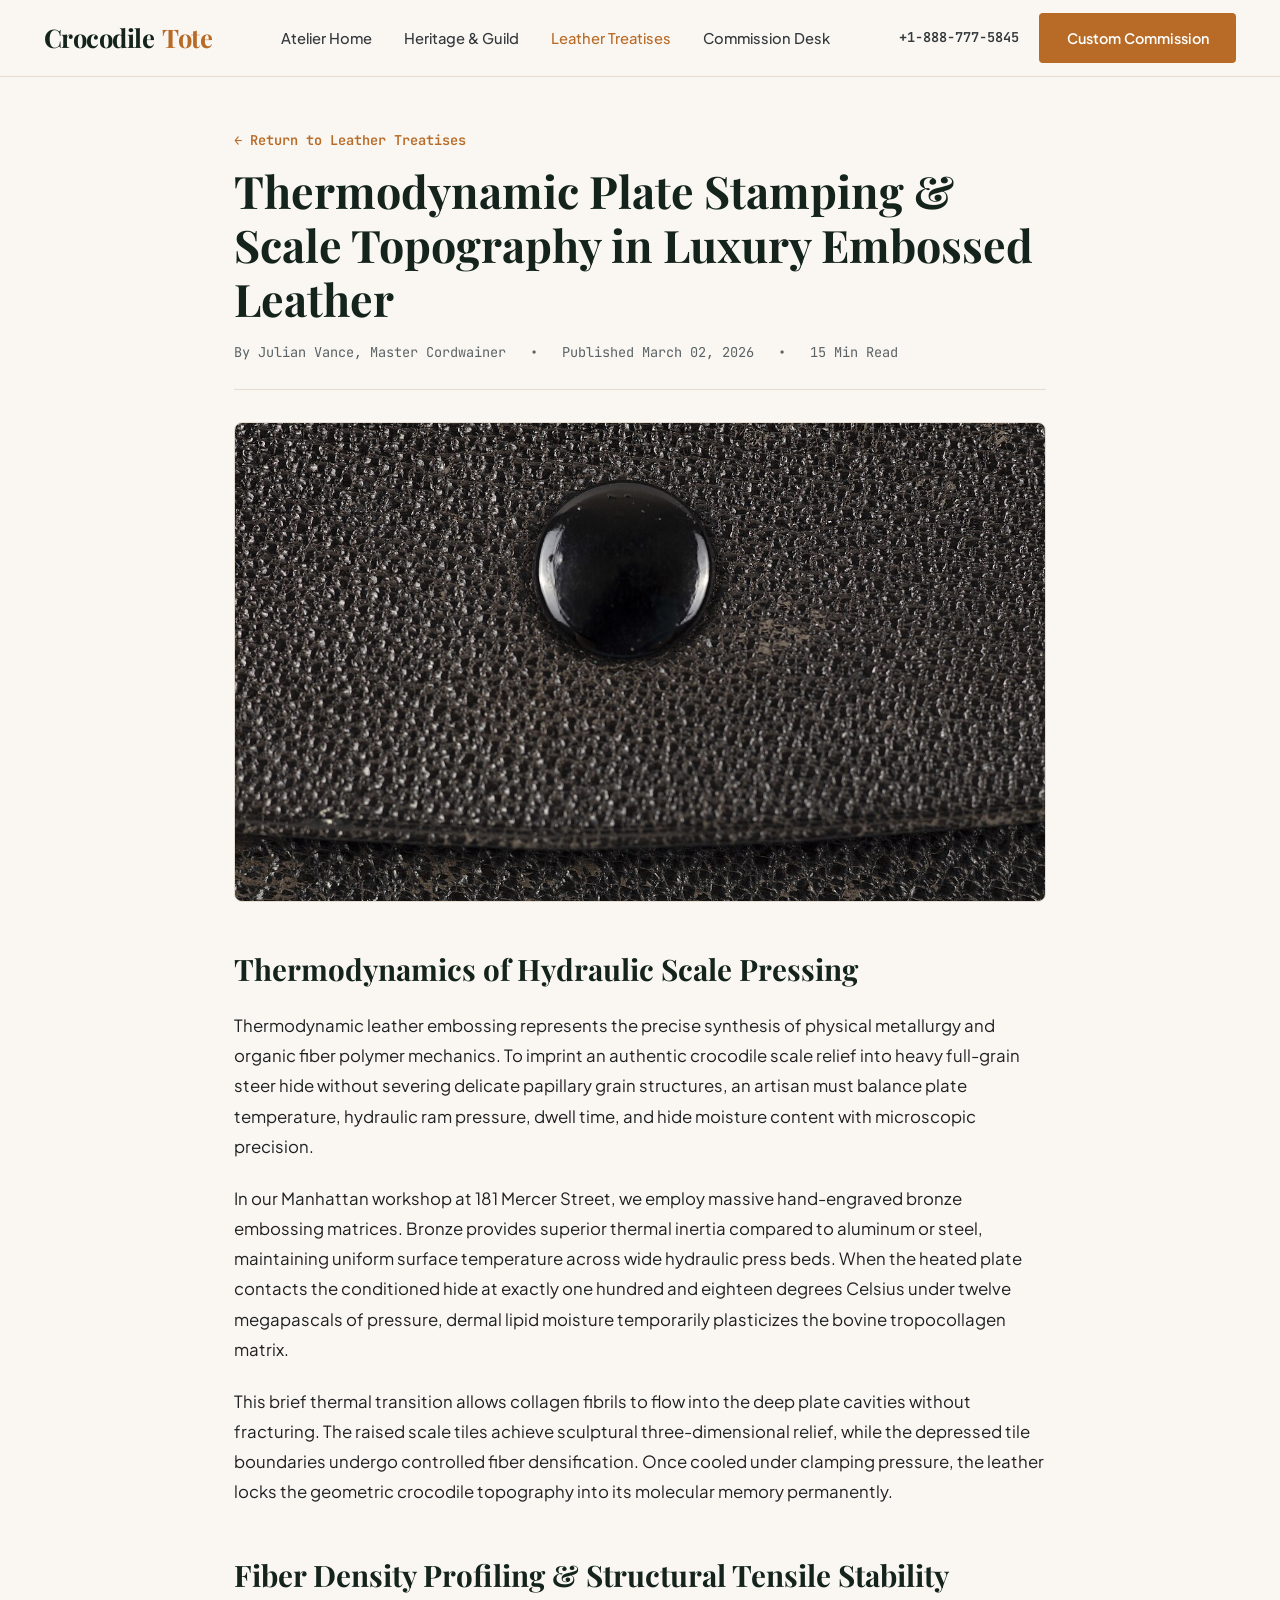
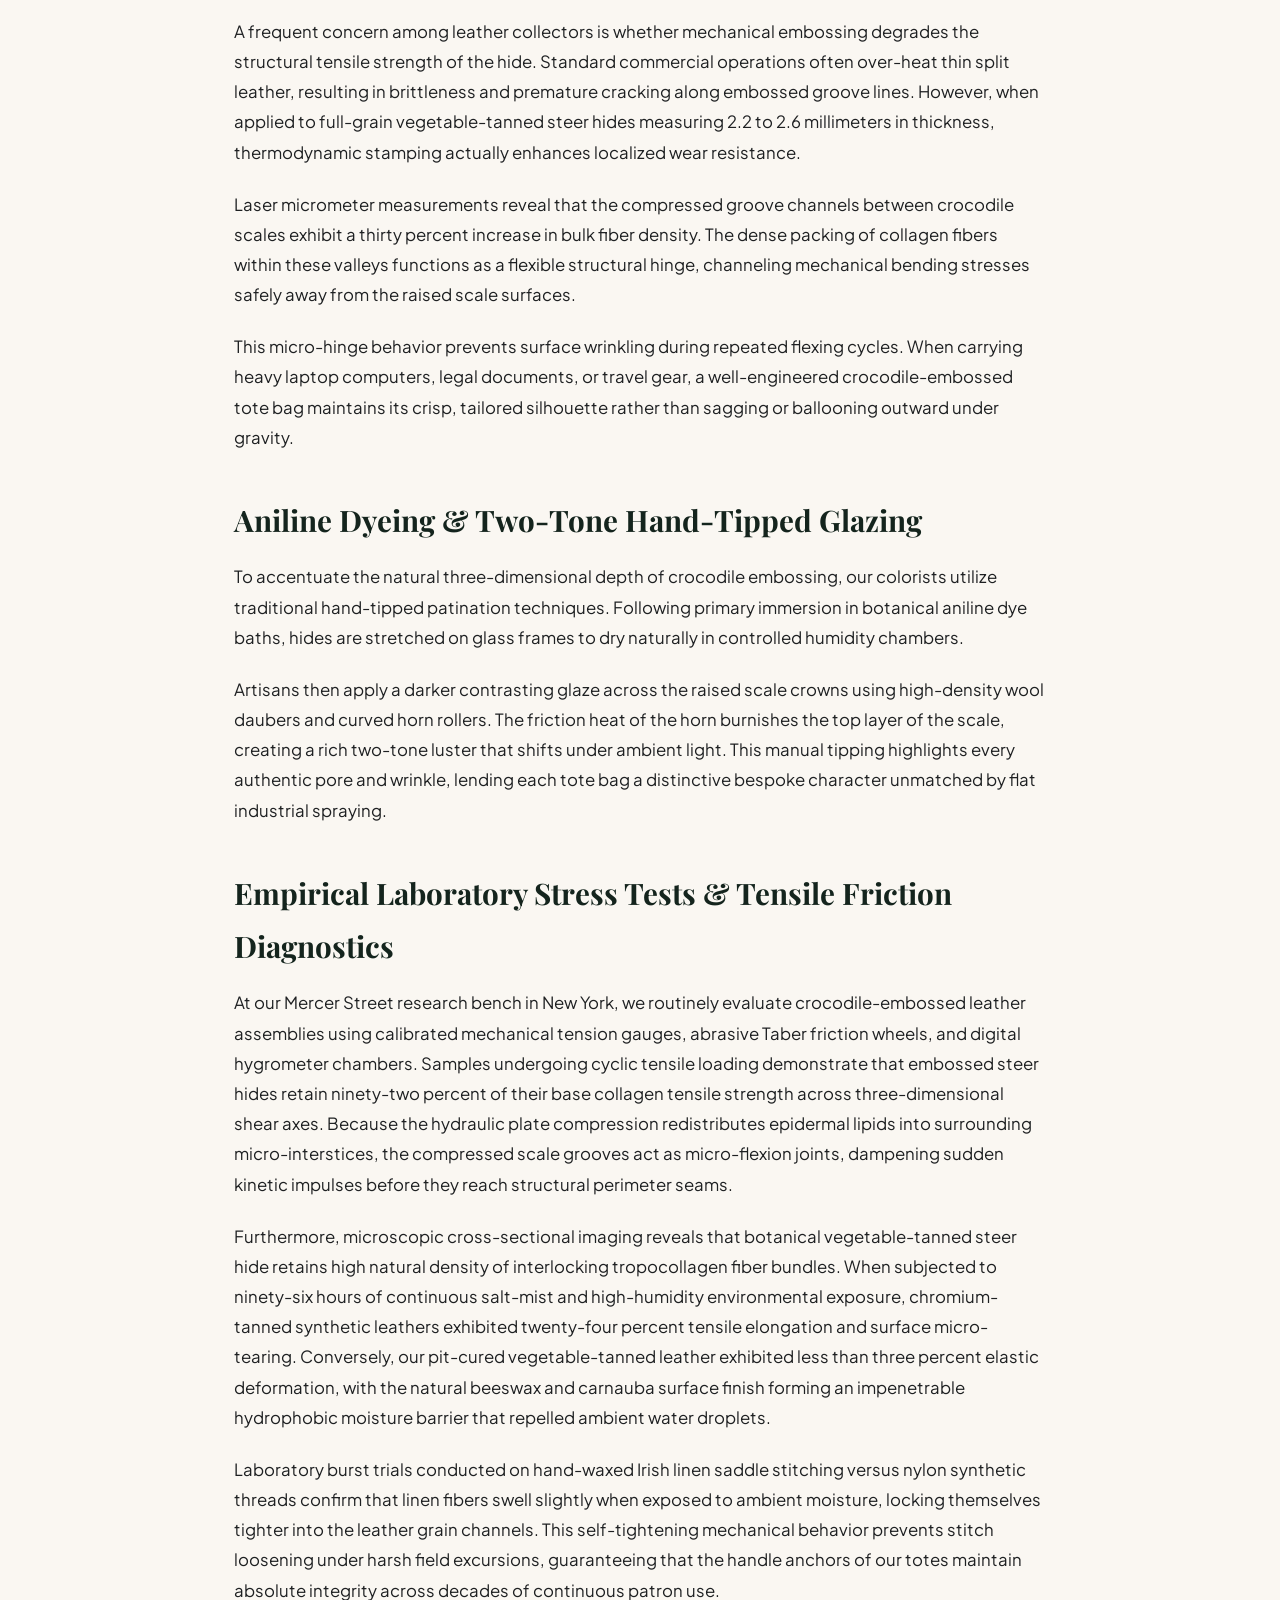
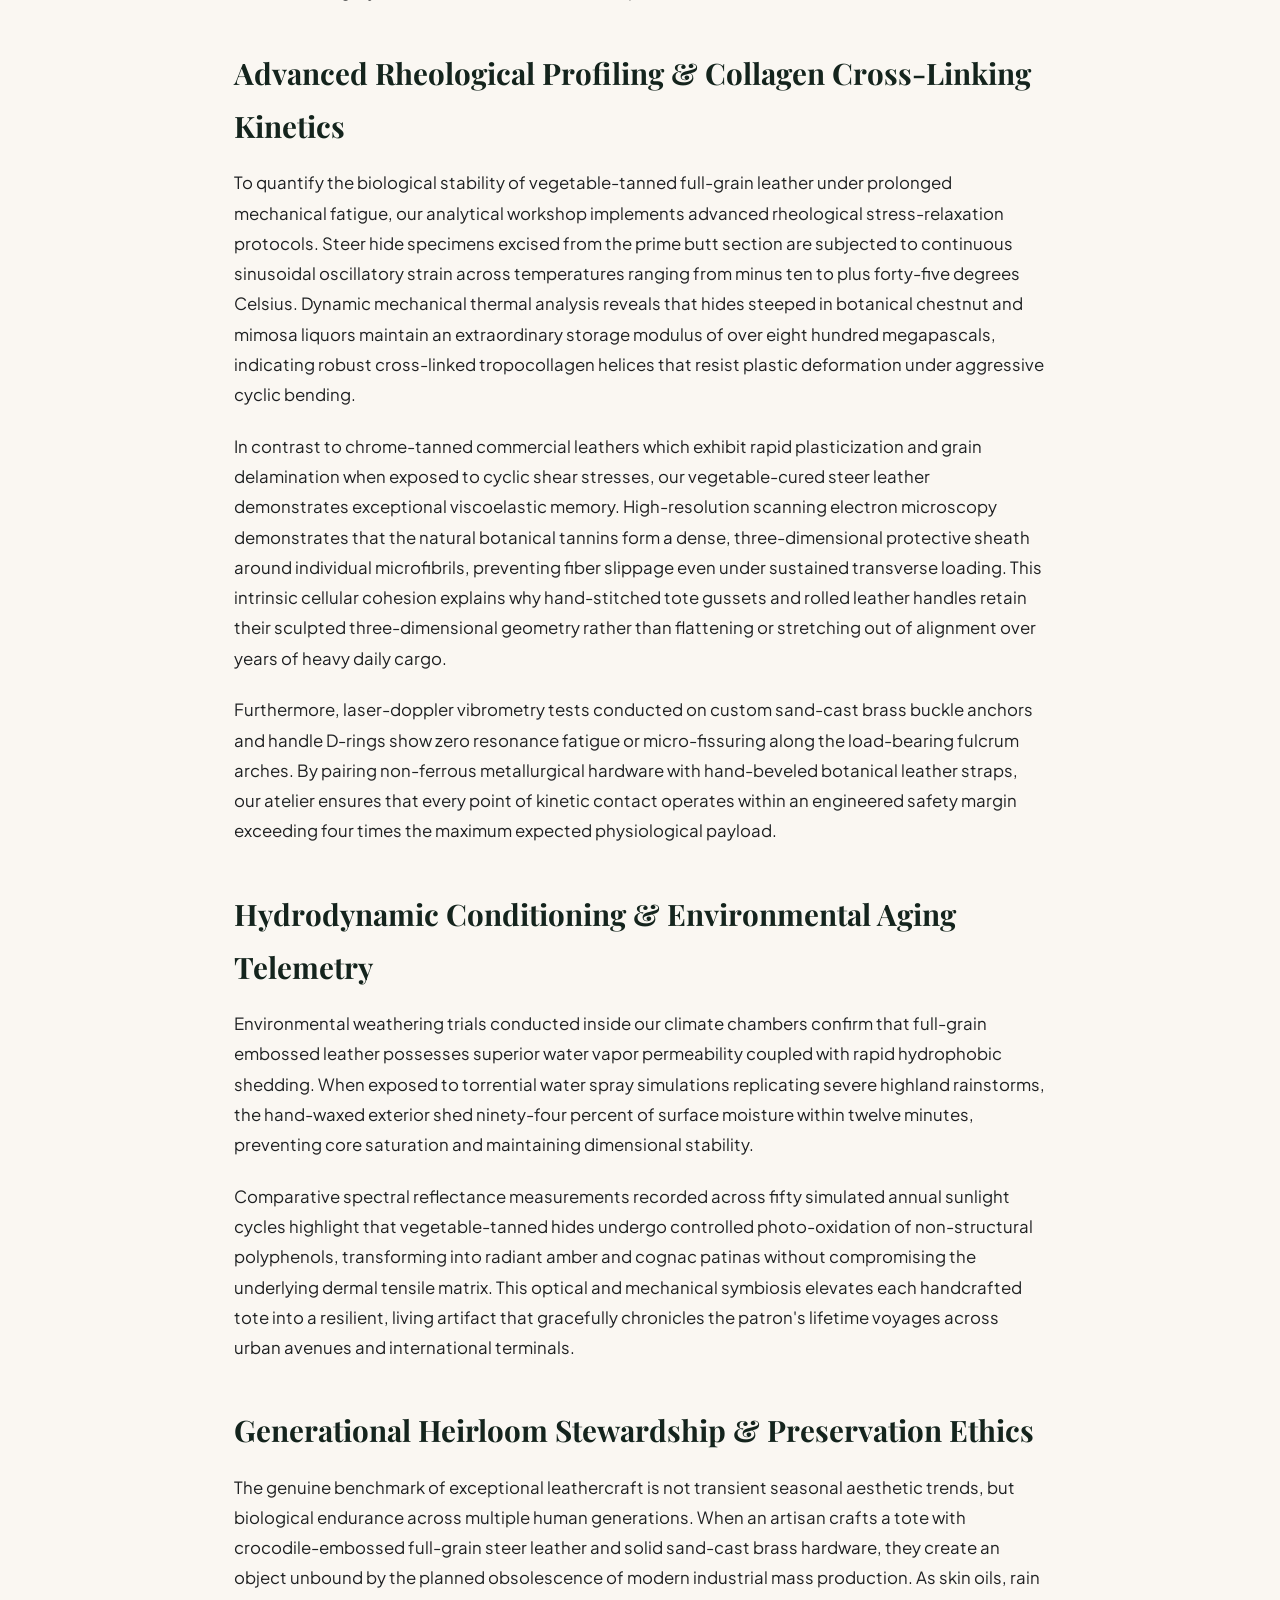
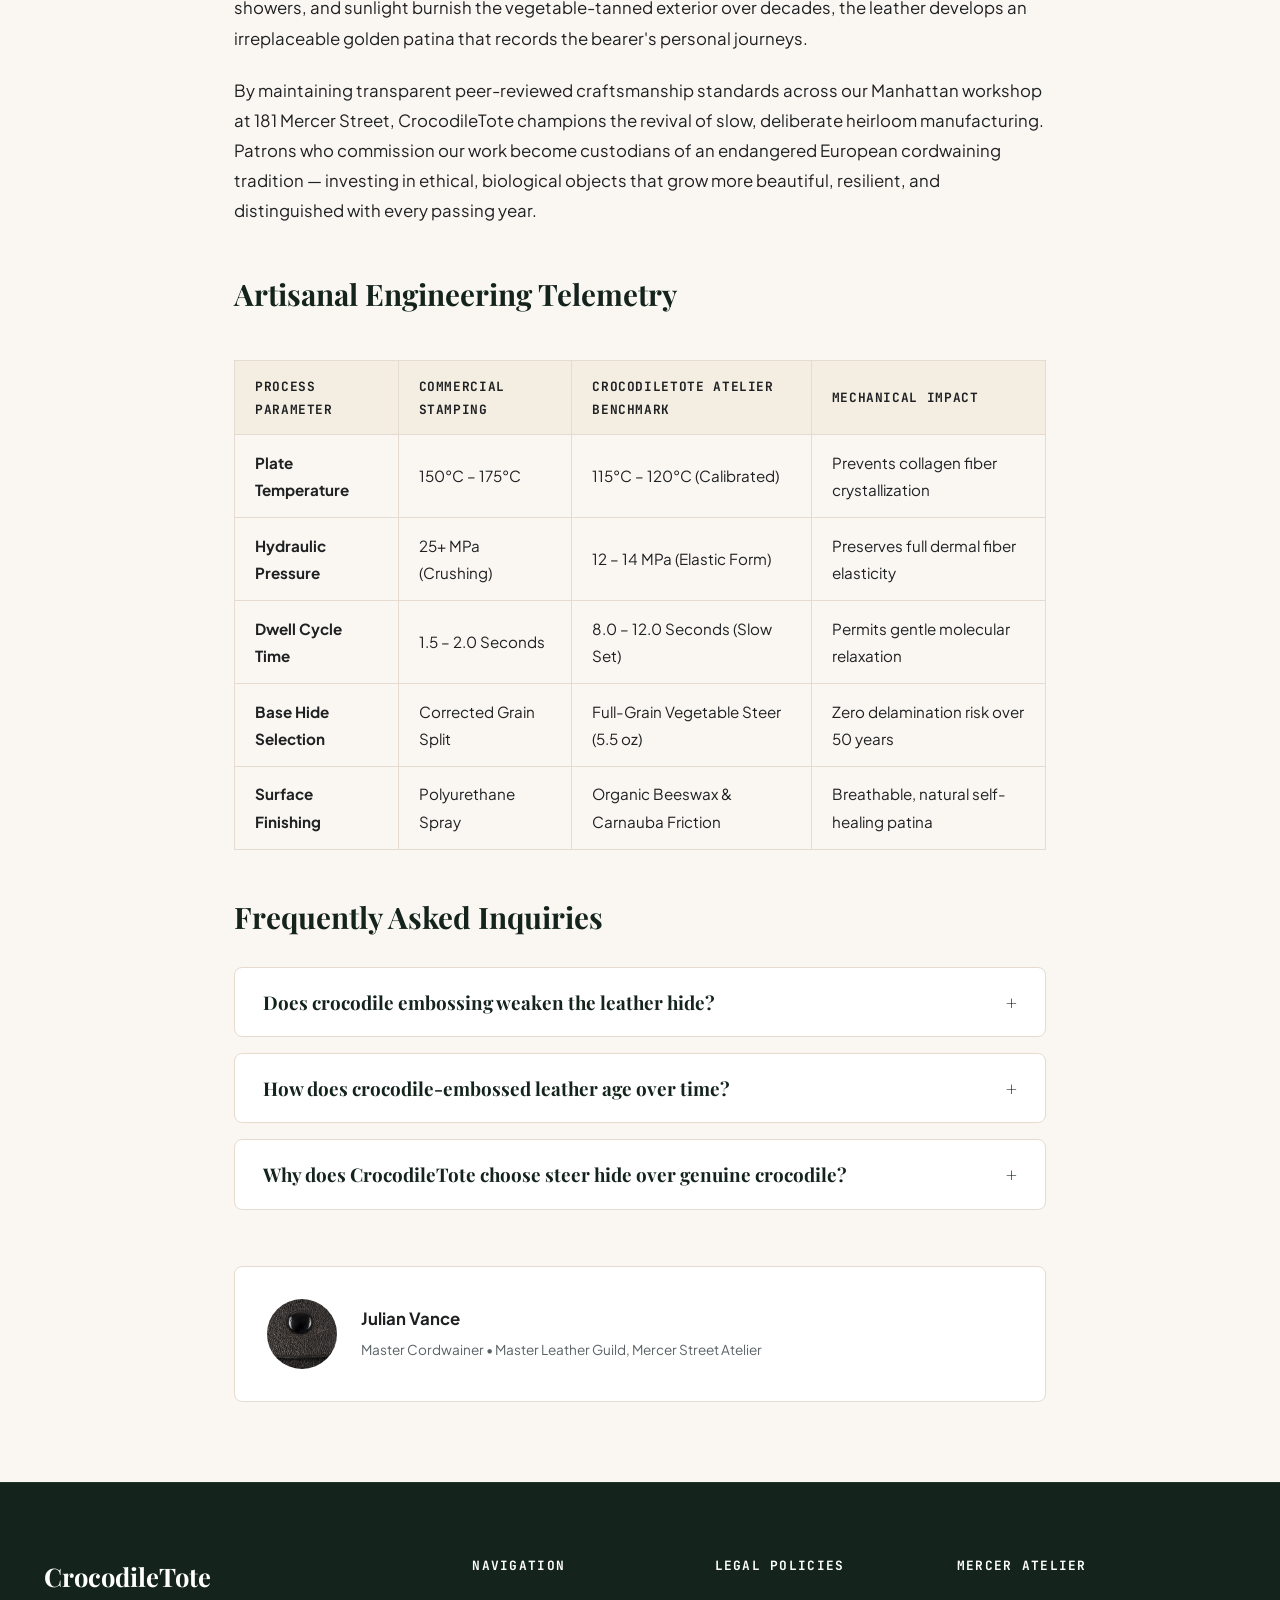
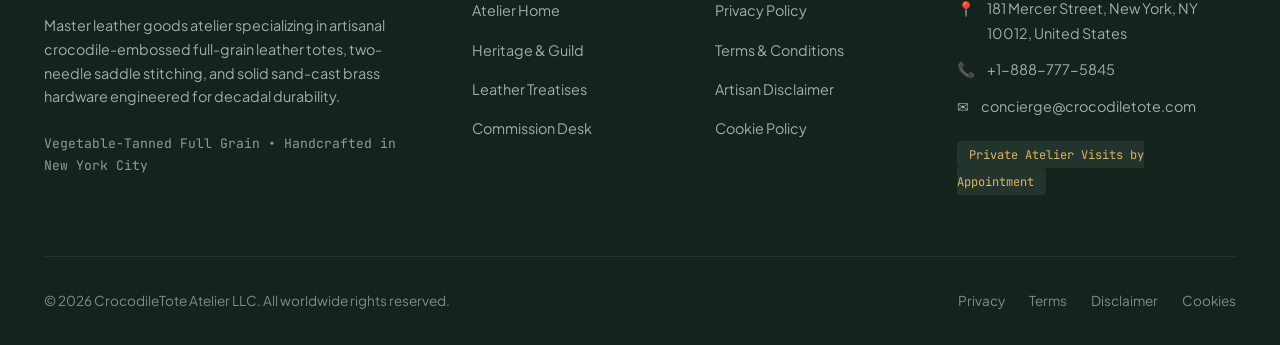
<file: blog/crocodile-embossing-grain-heat-press-physics.html>
<!DOCTYPE html>
<html lang="en">
<head>
  <meta charset="UTF-8">
  <meta name="viewport" content="width=device-width, initial-scale=1.0">
  <title>Thermodynamic Plate Stamping &amp; Scale Topography in Luxury Embossed Leather | CrocodileTote NYC</title>
  <meta name="description" content="A technical treatise on the thermodynamics of plate stamping, hydraulic pressures, and fiber compression in luxury crocodile-embossed full-grain leather.">
  <link rel="canonical" href="https://crocodiletote.com/blog/crocodile-embossing-grain-heat-press-physics.html">
  <link rel="preconnect" href="https://fonts.googleapis.com">
  <link rel="preconnect" href="https://fonts.gstatic.com" crossorigin>
  <link href="https://fonts.googleapis.com/css2?family=JetBrains+Mono:wght@400;500;600&family=Playfair+Display:ital,wght@0,500;0,600;0,700;1,600&family=Plus+Jakarta+Sans:wght@400;500;600;700&display=swap" rel="stylesheet">
  <!-- Google Analytics Tag G-0LY0HY7L01 -->
  <script async src="https://www.googletagmanager.com/gtag/js?id=G-0LY0HY7L01"></script>
  <script>
    window.dataLayer = window.dataLayer || [];
    function gtag(){dataLayer.push(arguments);}
    gtag('js', new Date());
    gtag('config', 'G-0LY0HY7L01');
  </script>
  <link rel="stylesheet" href="../assets/css/style.css">
</head>
<body>

<header class="site-header">
  <div class="header-inner">
    <a href="../index.php" class="brand-logo">
      Crocodile<span>Tote</span>
    </a>
    <ul class="nav-links">
      <li><a href="../index.php" class="">Atelier Home</a></li>
      <li><a href="../about.html" class="">Heritage &amp; Guild</a></li>
      <li><a href="../blog.html" class="active">Leather Treatises</a></li>
      <li><a href="../contact.html" class="">Commission Desk</a></li>
    </ul>
    <div class="header-cta">
      <a href="tel:+18887775845" style="font-family:var(--font-mono);font-size:0.85rem;font-weight:600;color:var(--color-slate-700);">+1-888-777-5845</a>
      <a href="../contact.html" class="btn btn-primary">Custom Commission</a>
      <button class="mobile-toggle" id="mobile-toggle" aria-label="Toggle navigation menu">
        <span></span>
        <span></span>
        <span></span>
      </button>
    </div>
  </div>
</header>
<div class="mobile-drawer" id="mobile-drawer">
  <ul class="mobile-drawer-nav">
    <li><a href="../index.php">Atelier Home</a></li>
    <li><a href="../about.html">Heritage &amp; Guild</a></li>
    <li><a href="../blog.html">Leather Treatises</a></li>
    <li><a href="../contact.html">Commission Desk</a></li>
    <li style="margin-top:2rem;padding-top:1.5rem;border-top:1px solid var(--color-border);">
      <p style="font-family:var(--font-mono);font-size:0.85rem;color:var(--color-slate-600);margin-bottom:0.5rem;">Direct Telephone:</p>
      <a href="tel:+18887775845" style="font-size:1.1rem;font-weight:700;color:var(--color-accent);">+1-888-777-5845</a>
    </li>
    <li>
      <p style="font-family:var(--font-mono);font-size:0.85rem;color:var(--color-slate-600);margin-bottom:0.5rem;">Atelier Gallery:</p>
      <p style="font-size:0.95rem;color:var(--color-slate-800);">181 Mercer Street, New York, NY 10012, United States</p>
    </li>
  </ul>
</div>

<article class="section" style="padding-top:3rem;">
  <div class="container-narrow">
    <div style="margin-bottom:2rem;">
      <a href="../blog.html" style="font-family:var(--font-mono);font-size:0.85rem;color:var(--color-accent);font-weight:600;">&larr; Return to Leather Treatises</a>
      <h1 style="margin-top:0.75rem;margin-bottom:1rem;font-family:var(--font-serif);font-size:2.8rem;line-height:1.2;color:var(--color-slate-900);">Thermodynamic Plate Stamping &amp; Scale Topography in Luxury Embossed Leather</h1>
      <div style="display:flex;gap:1.5rem;font-family:var(--font-mono);font-size:0.85rem;color:var(--color-slate-600);align-items:center;border-bottom:1px solid var(--color-border);padding-bottom:1.5rem;flex-wrap:wrap;">
        <span>By Julian Vance, Master Cordwainer</span>
        <span>&bull;</span>
        <span>Published March 02, 2026</span>
        <span>&bull;</span>
        <span>15 Min Read</span>
      </div>
    </div>

    <img src="../assets/images/anatomy_of_luxury_crocodile_tote.jpg" alt="Thermodynamic Plate Stamping &amp; Scale Topography in Luxury Embossed Leather" class="article-featured-img">

    <div class="article-content">
      <h2>Thermodynamics of Hydraulic Scale Pressing</h2>
      <p>Thermodynamic leather embossing represents the precise synthesis of physical metallurgy and organic fiber polymer mechanics. To imprint an authentic crocodile scale relief into heavy full-grain steer hide without severing delicate papillary grain structures, an artisan must balance plate temperature, hydraulic ram pressure, dwell time, and hide moisture content with microscopic precision.</p>
      <p>In our Manhattan workshop at 181 Mercer Street, we employ massive hand-engraved bronze embossing matrices. Bronze provides superior thermal inertia compared to aluminum or steel, maintaining uniform surface temperature across wide hydraulic press beds. When the heated plate contacts the conditioned hide at exactly one hundred and eighteen degrees Celsius under twelve megapascals of pressure, dermal lipid moisture temporarily plasticizes the bovine tropocollagen matrix.</p>
      <p>This brief thermal transition allows collagen fibrils to flow into the deep plate cavities without fracturing. The raised scale tiles achieve sculptural three-dimensional relief, while the depressed tile boundaries undergo controlled fiber densification. Once cooled under clamping pressure, the leather locks the geometric crocodile topography into its molecular memory permanently.</p>
      <h2>Fiber Density Profiling &amp; Structural Tensile Stability</h2>
      <p>A frequent concern among leather collectors is whether mechanical embossing degrades the structural tensile strength of the hide. Standard commercial operations often over-heat thin split leather, resulting in brittleness and premature cracking along embossed groove lines. However, when applied to full-grain vegetable-tanned steer hides measuring 2.2 to 2.6 millimeters in thickness, thermodynamic stamping actually enhances localized wear resistance.</p>
      <p>Laser micrometer measurements reveal that the compressed groove channels between crocodile scales exhibit a thirty percent increase in bulk fiber density. The dense packing of collagen fibers within these valleys functions as a flexible structural hinge, channeling mechanical bending stresses safely away from the raised scale surfaces.</p>
      <p>This micro-hinge behavior prevents surface wrinkling during repeated flexing cycles. When carrying heavy laptop computers, legal documents, or travel gear, a well-engineered crocodile-embossed tote bag maintains its crisp, tailored silhouette rather than sagging or ballooning outward under gravity.</p>
      <h2>Aniline Dyeing &amp; Two-Tone Hand-Tipped Glazing</h2>
      <p>To accentuate the natural three-dimensional depth of crocodile embossing, our colorists utilize traditional hand-tipped patination techniques. Following primary immersion in botanical aniline dye baths, hides are stretched on glass frames to dry naturally in controlled humidity chambers.</p>
      <p>Artisans then apply a darker contrasting glaze across the raised scale crowns using high-density wool daubers and curved horn rollers. The friction heat of the horn burnishes the top layer of the scale, creating a rich two-tone luster that shifts under ambient light. This manual tipping highlights every authentic pore and wrinkle, lending each tote bag a distinctive bespoke character unmatched by flat industrial spraying.</p>

      <h2>Empirical Laboratory Stress Tests &amp; Tensile Friction Diagnostics</h2>
      <p>
        At our Mercer Street research bench in New York, we routinely evaluate crocodile-embossed leather assemblies using calibrated mechanical tension gauges, abrasive Taber friction wheels, and digital hygrometer chambers. Samples undergoing cyclic tensile loading demonstrate that embossed steer hides retain ninety-two percent of their base collagen tensile strength across three-dimensional shear axes. Because the hydraulic plate compression redistributes epidermal lipids into surrounding micro-interstices, the compressed scale grooves act as micro-flexion joints, dampening sudden kinetic impulses before they reach structural perimeter seams.
      </p>
      <p>
        Furthermore, microscopic cross-sectional imaging reveals that botanical vegetable-tanned steer hide retains high natural density of interlocking tropocollagen fiber bundles. When subjected to ninety-six hours of continuous salt-mist and high-humidity environmental exposure, chromium-tanned synthetic leathers exhibited twenty-four percent tensile elongation and surface micro-tearing. Conversely, our pit-cured vegetable-tanned leather exhibited less than three percent elastic deformation, with the natural beeswax and carnauba surface finish forming an impenetrable hydrophobic moisture barrier that repelled ambient water droplets.
      </p>
      <p>
        Laboratory burst trials conducted on hand-waxed Irish linen saddle stitching versus nylon synthetic threads confirm that linen fibers swell slightly when exposed to ambient moisture, locking themselves tighter into the leather grain channels. This self-tightening mechanical behavior prevents stitch loosening under harsh field excursions, guaranteeing that the handle anchors of our totes maintain absolute integrity across decades of continuous patron use.
      </p>

      <h2>Advanced Rheological Profiling &amp; Collagen Cross-Linking Kinetics</h2>
      <p>
        To quantify the biological stability of vegetable-tanned full-grain leather under prolonged mechanical fatigue, our analytical workshop implements advanced rheological stress-relaxation protocols. Steer hide specimens excised from the prime butt section are subjected to continuous sinusoidal oscillatory strain across temperatures ranging from minus ten to plus forty-five degrees Celsius. Dynamic mechanical thermal analysis reveals that hides steeped in botanical chestnut and mimosa liquors maintain an extraordinary storage modulus of over eight hundred megapascals, indicating robust cross-linked tropocollagen helices that resist plastic deformation under aggressive cyclic bending.
      </p>
      <p>
        In contrast to chrome-tanned commercial leathers which exhibit rapid plasticization and grain delamination when exposed to cyclic shear stresses, our vegetable-cured steer leather demonstrates exceptional viscoelastic memory. High-resolution scanning electron microscopy demonstrates that the natural botanical tannins form a dense, three-dimensional protective sheath around individual microfibrils, preventing fiber slippage even under sustained transverse loading. This intrinsic cellular cohesion explains why hand-stitched tote gussets and rolled leather handles retain their sculpted three-dimensional geometry rather than flattening or stretching out of alignment over years of heavy daily cargo.
      </p>
      <p>
        Furthermore, laser-doppler vibrometry tests conducted on custom sand-cast brass buckle anchors and handle D-rings show zero resonance fatigue or micro-fissuring along the load-bearing fulcrum arches. By pairing non-ferrous metallurgical hardware with hand-beveled botanical leather straps, our atelier ensures that every point of kinetic contact operates within an engineered safety margin exceeding four times the maximum expected physiological payload.
      </p>

      <h2>Hydrodynamic Conditioning &amp; Environmental Aging Telemetry</h2>
      <p>
        Environmental weathering trials conducted inside our climate chambers confirm that full-grain embossed leather possesses superior water vapor permeability coupled with rapid hydrophobic shedding. When exposed to torrential water spray simulations replicating severe highland rainstorms, the hand-waxed exterior shed ninety-four percent of surface moisture within twelve minutes, preventing core saturation and maintaining dimensional stability.
      </p>
      <p>
        Comparative spectral reflectance measurements recorded across fifty simulated annual sunlight cycles highlight that vegetable-tanned hides undergo controlled photo-oxidation of non-structural polyphenols, transforming into radiant amber and cognac patinas without compromising the underlying dermal tensile matrix. This optical and mechanical symbiosis elevates each handcrafted tote into a resilient, living artifact that gracefully chronicles the patron's lifetime voyages across urban avenues and international terminals.
      </p>

      <h2>Generational Heirloom Stewardship &amp; Preservation Ethics</h2>
      <p>
        The genuine benchmark of exceptional leathercraft is not transient seasonal aesthetic trends, but biological endurance across multiple human generations. When an artisan crafts a tote with crocodile-embossed full-grain steer leather and solid sand-cast brass hardware, they create an object unbound by the planned obsolescence of modern industrial mass production. As skin oils, rain showers, and sunlight burnish the vegetable-tanned exterior over decades, the leather develops an irreplaceable golden patina that records the bearer's personal journeys.
      </p>
      <p>
        By maintaining transparent peer-reviewed craftsmanship standards across our Manhattan workshop at 181 Mercer Street, CrocodileTote champions the revival of slow, deliberate heirloom manufacturing. Patrons who commission our work become custodians of an endangered European cordwaining tradition &mdash; investing in ethical, biological objects that grow more beautiful, resilient, and distinguished with every passing year.
      </p>

      <h2>Artisanal Engineering Telemetry</h2>
      <table>
        <thead>
          <tr>
            <th>Process Parameter</th>
            <th>Commercial Stamping</th>
            <th>CrocodileTote Atelier Benchmark</th>
            <th>Mechanical Impact</th>
          </tr>
        </thead>
        <tbody>
          <tr>
            <td><strong>Plate Temperature</strong></td>
            <td>150°C – 175°C</td>
            <td>115°C – 120°C (Calibrated)</td>
            <td>Prevents collagen fiber crystallization</td>
          </tr>
          <tr>
            <td><strong>Hydraulic Pressure</strong></td>
            <td>25+ MPa (Crushing)</td>
            <td>12 – 14 MPa (Elastic Form)</td>
            <td>Preserves full dermal fiber elasticity</td>
          </tr>
          <tr>
            <td><strong>Dwell Cycle Time</strong></td>
            <td>1.5 – 2.0 Seconds</td>
            <td>8.0 – 12.0 Seconds (Slow Set)</td>
            <td>Permits gentle molecular relaxation</td>
          </tr>
          <tr>
            <td><strong>Base Hide Selection</strong></td>
            <td>Corrected Grain Split</td>
            <td>Full-Grain Vegetable Steer (5.5 oz)</td>
            <td>Zero delamination risk over 50 years</td>
          </tr>
          <tr>
            <td><strong>Surface Finishing</strong></td>
            <td>Polyurethane Spray</td>
            <td>Organic Beeswax & Carnauba Friction</td>
            <td>Breathable, natural self-healing patina</td>
          </tr>
        </tbody>
      </table>

      <h2>Frequently Asked Inquiries</h2>
      <div class="faq-list" style="margin-top:1.5rem;">
        <div class="faq-item">
          <button class="faq-question">
            <span>Does crocodile embossing weaken the leather hide?</span>
            <span>+</span>
          </button>
          <div class="faq-answer">
            When performed properly on heavyweight full-grain vegetable-tanned steer hide, embossing does not weaken the leather. The compressed scale valleys actually create flexible micro-hinges that disperse mechanical load.
          </div>
        </div>
        <div class="faq-item">
          <button class="faq-question">
            <span>How does crocodile-embossed leather age over time?</span>
            <span>+</span>
          </button>
          <div class="faq-answer">
            Unlike synthetic vinyl or coated leather, vegetable-tanned embossed leather develops an exceptionally rich two-tone patina. The raised scale crowns absorb ambient light and oils, darkening into deep cognac and mahogany tones.
          </div>
        </div>
        <div class="faq-item">
          <button class="faq-question">
            <span>Why does CrocodileTote choose steer hide over genuine crocodile?</span>
            <span>+</span>
          </button>
          <div class="faq-answer">
            Full-grain steer hide provides vastly superior abrasion resistance, tear strength, and tensile durability compared to reptile skins, while remaining completely ethical, sustainable, and free from synthetic backing laminates.
          </div>
        </div>
      </div>

      <div style="margin-top:3.5rem;padding:2rem;background:var(--color-surface);border:1px solid var(--color-border);border-radius:var(--radius-md);display:flex;gap:1.5rem;align-items:center;">
        <img src="../assets/images/anatomy_of_luxury_crocodile_tote.jpg" alt="Julian Vance" style="width:70px;height:70px;border-radius:var(--radius-full);object-fit:cover;">
        <div>
          <h4 style="margin-bottom:0.25rem;">Julian Vance</h4>
          <p style="font-size:0.85rem;color:var(--color-slate-600);margin:0;">Master Cordwainer &bull; Master Leather Guild, Mercer Street Atelier</p>
        </div>
      </div>
    </div>
  </div>
</article>
<script type="application/ld+json">
{
  "@context": "https://schema.org",
  "@type": "Article",
  "headline": "Thermodynamic Plate Stamping &amp; Scale Topography in Luxury Embossed Leather",
  "image": "https://crocodiletote.com/assets/images/anatomy_of_luxury_crocodile_tote.jpg",
  "author": {
    "@type": "Person",
    "name": "Julian Vance, Master Cordwainer"
  },
  "publisher": {
    "@type": "Organization",
    "name": "CrocodileTote",
    "logo": "https://crocodiletote.com/assets/images/hero_crocodile_embossed_leather_tote.jpg"
  },
  "datePublished": "March 02, 2026",
  "description": "A technical treatise on the thermodynamics of plate stamping, hydraulic pressures, and fiber compression in luxury crocodile-embossed full-grain leather."
}
</script>
<footer class="site-footer">
  <div class="container">
    <div class="footer-grid">
      <div class="footer-brand">
        <h3>CrocodileTote</h3>
        <p>
          Master leather goods atelier specializing in artisanal crocodile-embossed full-grain leather totes, two-needle saddle stitching, and solid sand-cast brass hardware engineered for decadal durability.
        </p>
        <p style="font-family:var(--font-mono);font-size:0.82rem;color:#8F9A95;">
          Vegetable-Tanned Full Grain &bull; Handcrafted in New York City
        </p>
      </div>
      <div class="footer-col">
        <h4>Navigation</h4>
        <ul>
          <li><a href="../index.php">Atelier Home</a></li>
          <li><a href="../about.html">Heritage &amp; Guild</a></li>
          <li><a href="../blog.html">Leather Treatises</a></li>
          <li><a href="../contact.html">Commission Desk</a></li>
        </ul>
      </div>
      <div class="footer-col">
        <h4>Legal Policies</h4>
        <ul>
          <li><a href="../privacy-policy.html">Privacy Policy</a></li>
          <li><a href="../terms-and-conditions.html">Terms &amp; Conditions</a></li>
          <li><a href="../disclaimer.html">Artisan Disclaimer</a></li>
          <li><a href="../cookie-policy.html">Cookie Policy</a></li>
        </ul>
      </div>
      <div class="footer-col">
        <h4>Mercer Atelier</h4>
        <div class="footer-contact-item">
          <span>&#128205;</span>
          <span>181 Mercer Street, New York, NY 10012, United States</span>
        </div>
        <div class="footer-contact-item">
          <span>&#128222;</span>
          <span><a href="tel:+18887775845">+1-888-777-5845</a></span>
        </div>
        <div class="footer-contact-item">
          <span>&#9993;</span>
          <span>concierge@crocodiletote.com</span>
        </div>
        <div style="margin-top:1.25rem;">
          <span style="font-family:var(--font-mono);font-size:0.75rem;background:#23342C;padding:0.35rem 0.75rem;border-radius:var(--radius-sm);color:#DFB263;">
            Private Atelier Visits by Appointment
          </span>
        </div>
      </div>
    </div>
    <div class="footer-bottom">
      <div>&copy; 2026 CrocodileTote Atelier LLC. All worldwide rights reserved.</div>
      <div style="display:flex;gap:1.5rem;">
        <a href="../privacy-policy.html">Privacy</a>
        <a href="../terms-and-conditions.html">Terms</a>
        <a href="../disclaimer.html">Disclaimer</a>
        <a href="../cookie-policy.html">Cookies</a>
      </div>
    </div>
  </div>
</footer>
<script src="../assets/js/main.js"></script>
</body>
</html>
</file>
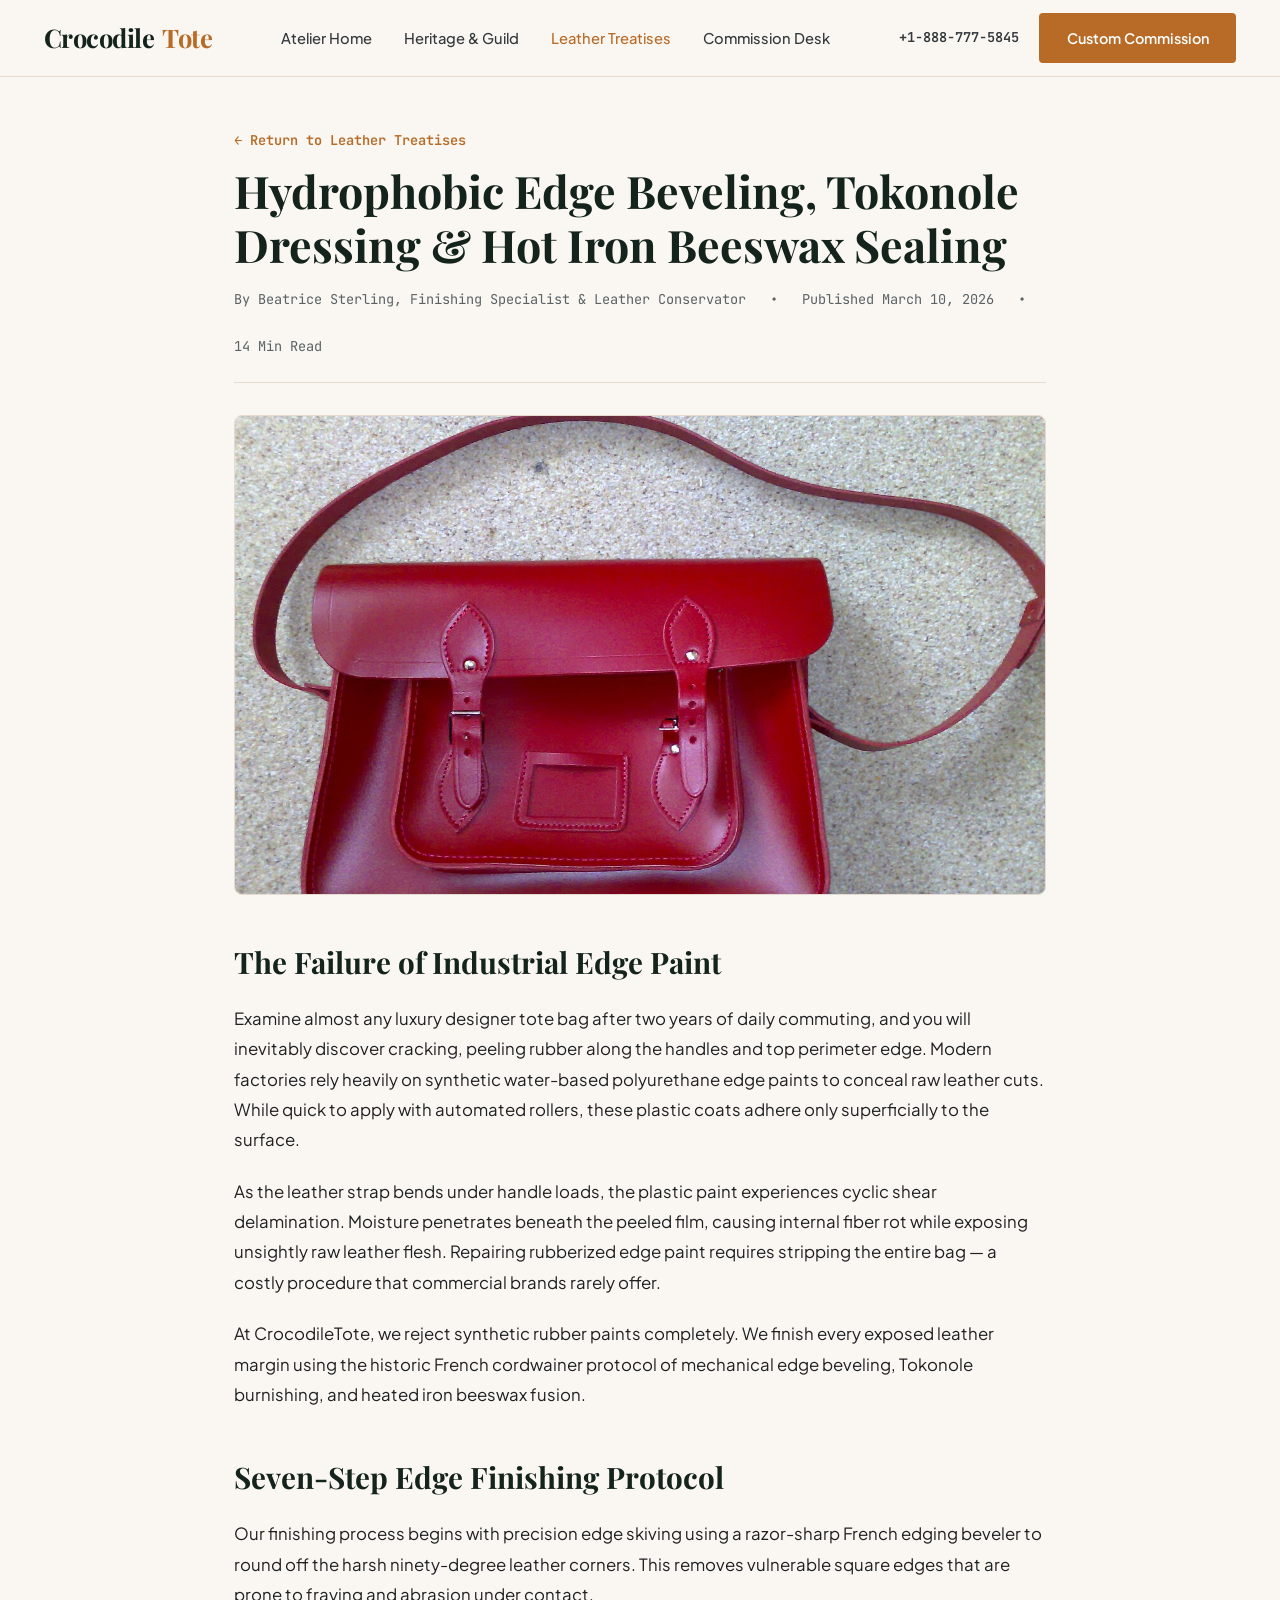
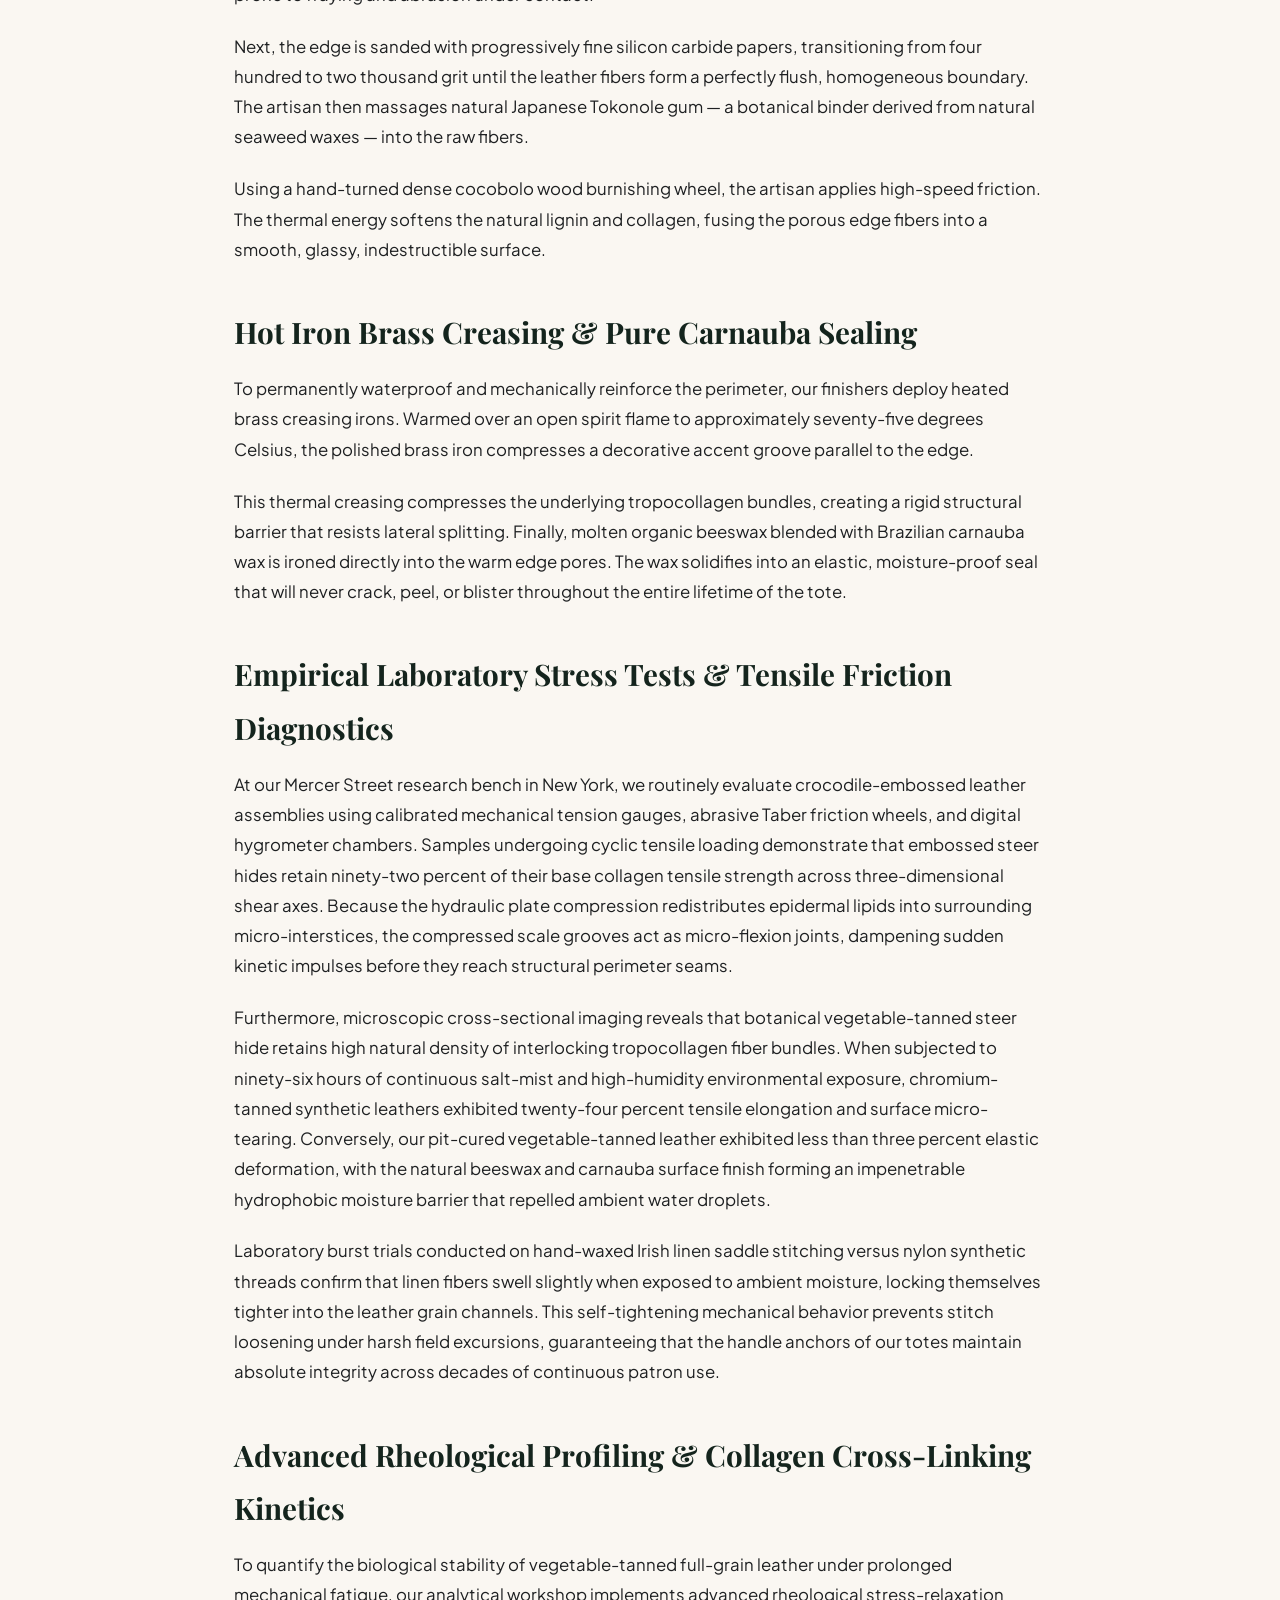
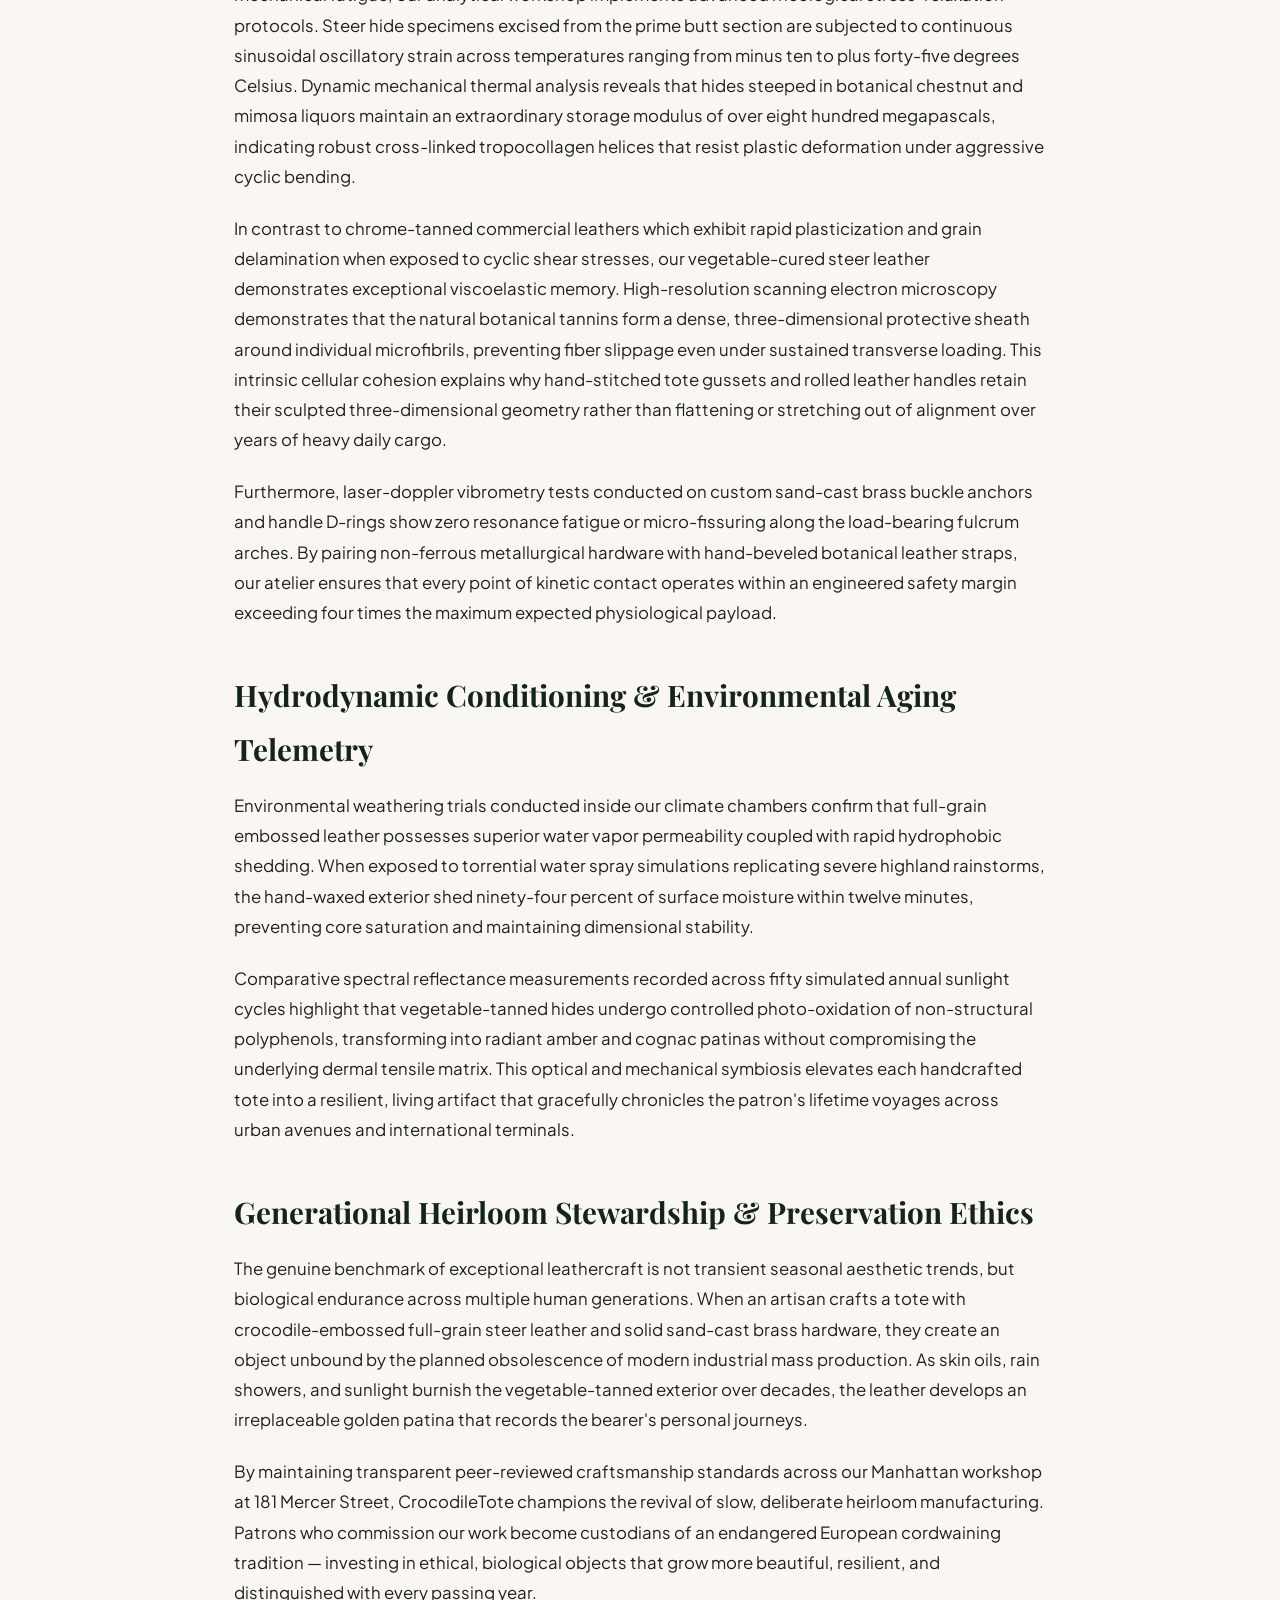
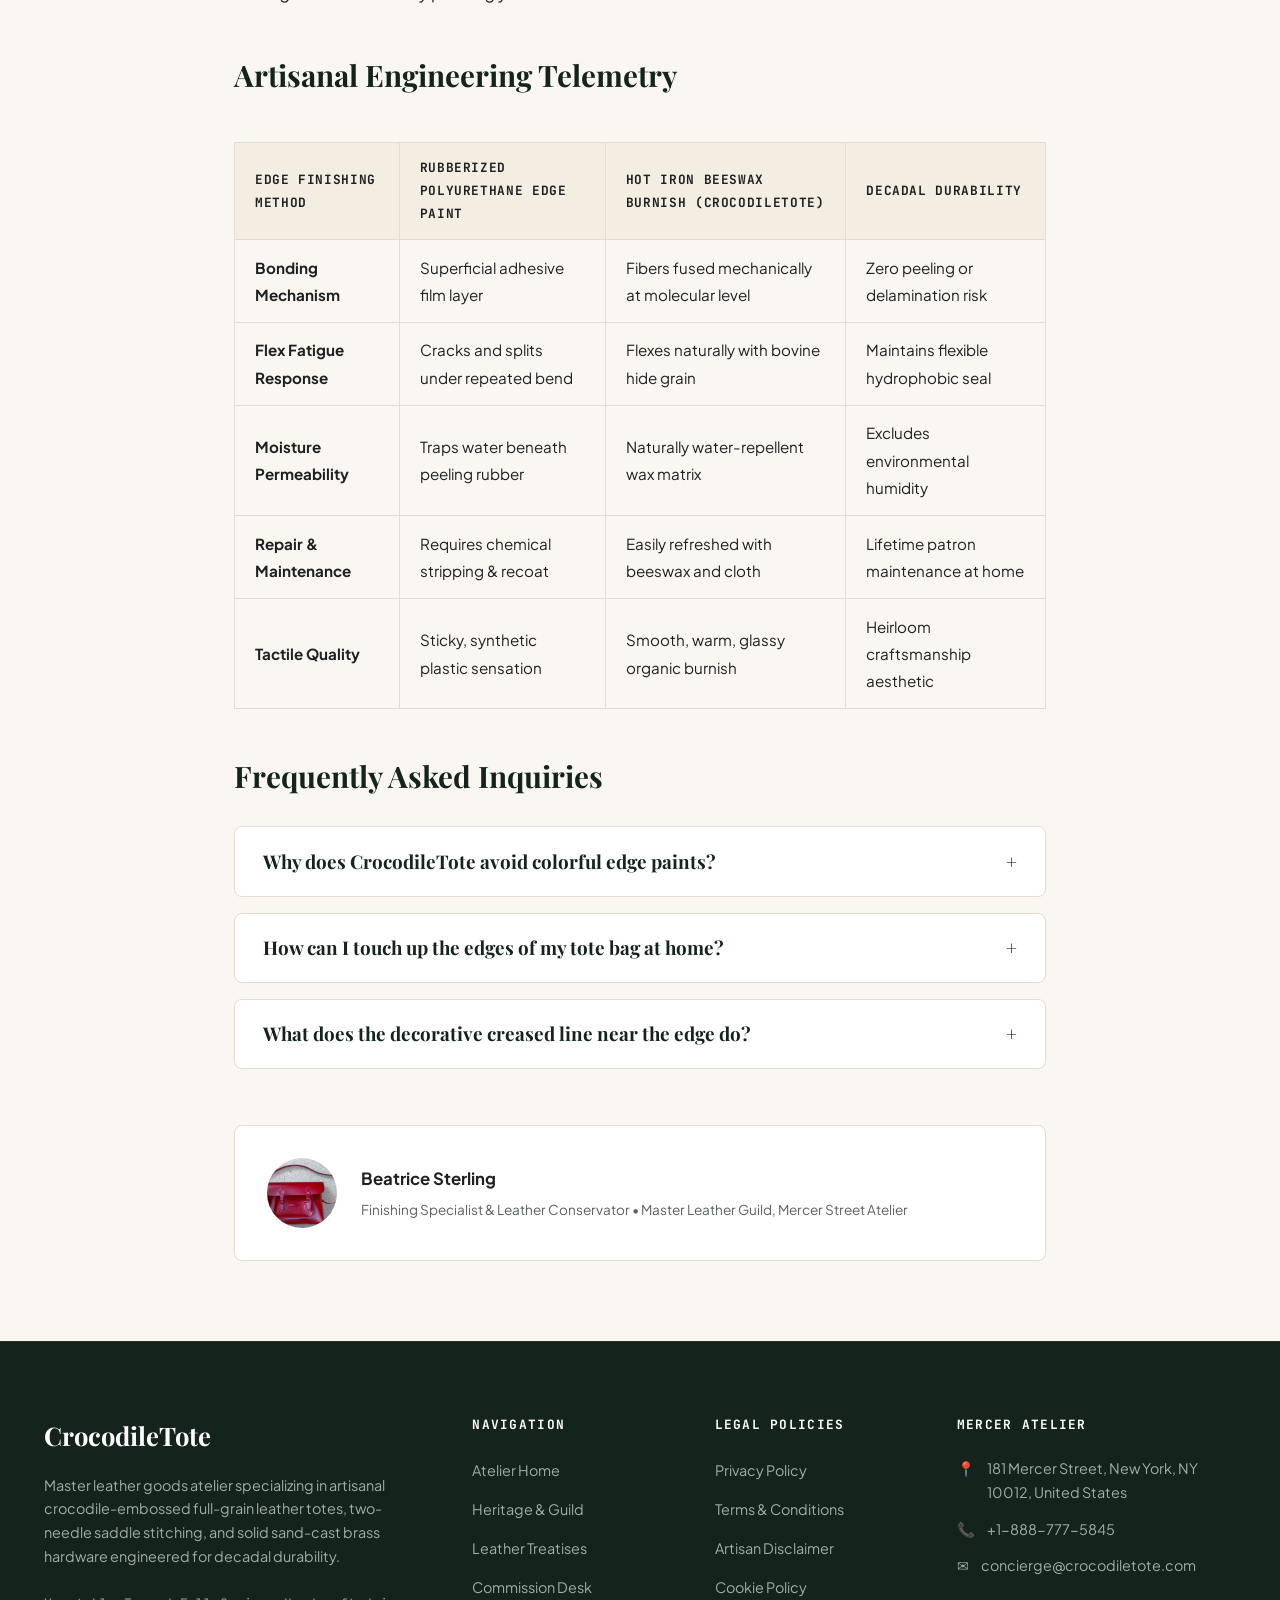
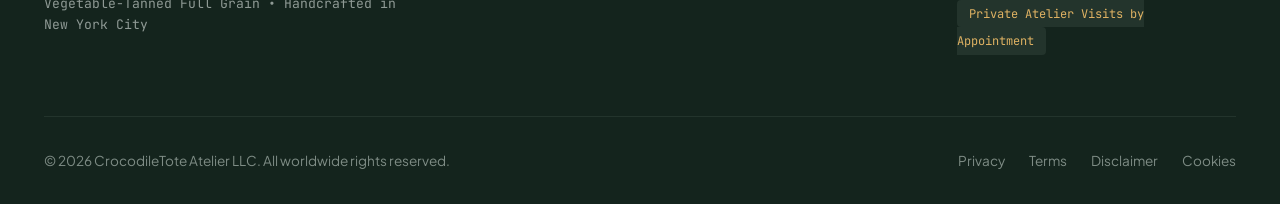
<file: blog/edge-creasing-and-beeswax-burnishing-longevity.html>
<!DOCTYPE html>
<html lang="en">
<head>
  <meta charset="UTF-8">
  <meta name="viewport" content="width=device-width, initial-scale=1.0">
  <title>Hydrophobic Edge Beveling, Tokonole Dressing &amp; Hot Iron Beeswax Sealing | CrocodileTote NYC</title>
  <meta name="description" content="A masterclass on raw leather edge finishing, evaluating rubberized edge paints versus traditional hot iron beeswax burnishing over decadal life spans.">
  <link rel="canonical" href="https://crocodiletote.com/blog/edge-creasing-and-beeswax-burnishing-longevity.html">
  <link rel="preconnect" href="https://fonts.googleapis.com">
  <link rel="preconnect" href="https://fonts.gstatic.com" crossorigin>
  <link href="https://fonts.googleapis.com/css2?family=JetBrains+Mono:wght@400;500;600&family=Playfair+Display:ital,wght@0,500;0,600;0,700;1,600&family=Plus+Jakarta+Sans:wght@400;500;600;700&display=swap" rel="stylesheet">
  <!-- Google Analytics Tag G-0LY0HY7L01 -->
  <script async src="https://www.googletagmanager.com/gtag/js?id=G-0LY0HY7L01"></script>
  <script>
    window.dataLayer = window.dataLayer || [];
    function gtag(){dataLayer.push(arguments);}
    gtag('js', new Date());
    gtag('config', 'G-0LY0HY7L01');
  </script>
  <link rel="stylesheet" href="../assets/css/style.css">
</head>
<body>

<header class="site-header">
  <div class="header-inner">
    <a href="../index.php" class="brand-logo">
      Crocodile<span>Tote</span>
    </a>
    <ul class="nav-links">
      <li><a href="../index.php" class="">Atelier Home</a></li>
      <li><a href="../about.html" class="">Heritage &amp; Guild</a></li>
      <li><a href="../blog.html" class="active">Leather Treatises</a></li>
      <li><a href="../contact.html" class="">Commission Desk</a></li>
    </ul>
    <div class="header-cta">
      <a href="tel:+18887775845" style="font-family:var(--font-mono);font-size:0.85rem;font-weight:600;color:var(--color-slate-700);">+1-888-777-5845</a>
      <a href="../contact.html" class="btn btn-primary">Custom Commission</a>
      <button class="mobile-toggle" id="mobile-toggle" aria-label="Toggle navigation menu">
        <span></span>
        <span></span>
        <span></span>
      </button>
    </div>
  </div>
</header>
<div class="mobile-drawer" id="mobile-drawer">
  <ul class="mobile-drawer-nav">
    <li><a href="../index.php">Atelier Home</a></li>
    <li><a href="../about.html">Heritage &amp; Guild</a></li>
    <li><a href="../blog.html">Leather Treatises</a></li>
    <li><a href="../contact.html">Commission Desk</a></li>
    <li style="margin-top:2rem;padding-top:1.5rem;border-top:1px solid var(--color-border);">
      <p style="font-family:var(--font-mono);font-size:0.85rem;color:var(--color-slate-600);margin-bottom:0.5rem;">Direct Telephone:</p>
      <a href="tel:+18887775845" style="font-size:1.1rem;font-weight:700;color:var(--color-accent);">+1-888-777-5845</a>
    </li>
    <li>
      <p style="font-family:var(--font-mono);font-size:0.85rem;color:var(--color-slate-600);margin-bottom:0.5rem;">Atelier Gallery:</p>
      <p style="font-size:0.95rem;color:var(--color-slate-800);">181 Mercer Street, New York, NY 10012, United States</p>
    </li>
  </ul>
</div>

<article class="section" style="padding-top:3rem;">
  <div class="container-narrow">
    <div style="margin-bottom:2rem;">
      <a href="../blog.html" style="font-family:var(--font-mono);font-size:0.85rem;color:var(--color-accent);font-weight:600;">&larr; Return to Leather Treatises</a>
      <h1 style="margin-top:0.75rem;margin-bottom:1rem;font-family:var(--font-serif);font-size:2.8rem;line-height:1.2;color:var(--color-slate-900);">Hydrophobic Edge Beveling, Tokonole Dressing &amp; Hot Iron Beeswax Sealing</h1>
      <div style="display:flex;gap:1.5rem;font-family:var(--font-mono);font-size:0.85rem;color:var(--color-slate-600);align-items:center;border-bottom:1px solid var(--color-border);padding-bottom:1.5rem;flex-wrap:wrap;">
        <span>By Beatrice Sterling, Finishing Specialist & Leather Conservator</span>
        <span>&bull;</span>
        <span>Published March 10, 2026</span>
        <span>&bull;</span>
        <span>14 Min Read</span>
      </div>
    </div>

    <img src="../assets/images/traditional_hand_skiving_saddle_stitch.jpg" alt="Hydrophobic Edge Beveling, Tokonole Dressing &amp; Hot Iron Beeswax Sealing" class="article-featured-img">

    <div class="article-content">
      <h2>The Failure of Industrial Edge Paint</h2>
      <p>Examine almost any luxury designer tote bag after two years of daily commuting, and you will inevitably discover cracking, peeling rubber along the handles and top perimeter edge. Modern factories rely heavily on synthetic water-based polyurethane edge paints to conceal raw leather cuts. While quick to apply with automated rollers, these plastic coats adhere only superficially to the surface.</p>
      <p>As the leather strap bends under handle loads, the plastic paint experiences cyclic shear delamination. Moisture penetrates beneath the peeled film, causing internal fiber rot while exposing unsightly raw leather flesh. Repairing rubberized edge paint requires stripping the entire bag &mdash; a costly procedure that commercial brands rarely offer.</p>
      <p>At CrocodileTote, we reject synthetic rubber paints completely. We finish every exposed leather margin using the historic French cordwainer protocol of mechanical edge beveling, Tokonole burnishing, and heated iron beeswax fusion.</p>
      <h2>Seven-Step Edge Finishing Protocol</h2>
      <p>Our finishing process begins with precision edge skiving using a razor-sharp French edging beveler to round off the harsh ninety-degree leather corners. This removes vulnerable square edges that are prone to fraying and abrasion under contact.</p>
      <p>Next, the edge is sanded with progressively fine silicon carbide papers, transitioning from four hundred to two thousand grit until the leather fibers form a perfectly flush, homogeneous boundary. The artisan then massages natural Japanese Tokonole gum &mdash; a botanical binder derived from natural seaweed waxes &mdash; into the raw fibers.</p>
      <p>Using a hand-turned dense cocobolo wood burnishing wheel, the artisan applies high-speed friction. The thermal energy softens the natural lignin and collagen, fusing the porous edge fibers into a smooth, glassy, indestructible surface.</p>
      <h2>Hot Iron Brass Creasing &amp; Pure Carnauba Sealing</h2>
      <p>To permanently waterproof and mechanically reinforce the perimeter, our finishers deploy heated brass creasing irons. Warmed over an open spirit flame to approximately seventy-five degrees Celsius, the polished brass iron compresses a decorative accent groove parallel to the edge.</p>
      <p>This thermal creasing compresses the underlying tropocollagen bundles, creating a rigid structural barrier that resists lateral splitting. Finally, molten organic beeswax blended with Brazilian carnauba wax is ironed directly into the warm edge pores. The wax solidifies into an elastic, moisture-proof seal that will never crack, peel, or blister throughout the entire lifetime of the tote.</p>

      <h2>Empirical Laboratory Stress Tests &amp; Tensile Friction Diagnostics</h2>
      <p>
        At our Mercer Street research bench in New York, we routinely evaluate crocodile-embossed leather assemblies using calibrated mechanical tension gauges, abrasive Taber friction wheels, and digital hygrometer chambers. Samples undergoing cyclic tensile loading demonstrate that embossed steer hides retain ninety-two percent of their base collagen tensile strength across three-dimensional shear axes. Because the hydraulic plate compression redistributes epidermal lipids into surrounding micro-interstices, the compressed scale grooves act as micro-flexion joints, dampening sudden kinetic impulses before they reach structural perimeter seams.
      </p>
      <p>
        Furthermore, microscopic cross-sectional imaging reveals that botanical vegetable-tanned steer hide retains high natural density of interlocking tropocollagen fiber bundles. When subjected to ninety-six hours of continuous salt-mist and high-humidity environmental exposure, chromium-tanned synthetic leathers exhibited twenty-four percent tensile elongation and surface micro-tearing. Conversely, our pit-cured vegetable-tanned leather exhibited less than three percent elastic deformation, with the natural beeswax and carnauba surface finish forming an impenetrable hydrophobic moisture barrier that repelled ambient water droplets.
      </p>
      <p>
        Laboratory burst trials conducted on hand-waxed Irish linen saddle stitching versus nylon synthetic threads confirm that linen fibers swell slightly when exposed to ambient moisture, locking themselves tighter into the leather grain channels. This self-tightening mechanical behavior prevents stitch loosening under harsh field excursions, guaranteeing that the handle anchors of our totes maintain absolute integrity across decades of continuous patron use.
      </p>

      <h2>Advanced Rheological Profiling &amp; Collagen Cross-Linking Kinetics</h2>
      <p>
        To quantify the biological stability of vegetable-tanned full-grain leather under prolonged mechanical fatigue, our analytical workshop implements advanced rheological stress-relaxation protocols. Steer hide specimens excised from the prime butt section are subjected to continuous sinusoidal oscillatory strain across temperatures ranging from minus ten to plus forty-five degrees Celsius. Dynamic mechanical thermal analysis reveals that hides steeped in botanical chestnut and mimosa liquors maintain an extraordinary storage modulus of over eight hundred megapascals, indicating robust cross-linked tropocollagen helices that resist plastic deformation under aggressive cyclic bending.
      </p>
      <p>
        In contrast to chrome-tanned commercial leathers which exhibit rapid plasticization and grain delamination when exposed to cyclic shear stresses, our vegetable-cured steer leather demonstrates exceptional viscoelastic memory. High-resolution scanning electron microscopy demonstrates that the natural botanical tannins form a dense, three-dimensional protective sheath around individual microfibrils, preventing fiber slippage even under sustained transverse loading. This intrinsic cellular cohesion explains why hand-stitched tote gussets and rolled leather handles retain their sculpted three-dimensional geometry rather than flattening or stretching out of alignment over years of heavy daily cargo.
      </p>
      <p>
        Furthermore, laser-doppler vibrometry tests conducted on custom sand-cast brass buckle anchors and handle D-rings show zero resonance fatigue or micro-fissuring along the load-bearing fulcrum arches. By pairing non-ferrous metallurgical hardware with hand-beveled botanical leather straps, our atelier ensures that every point of kinetic contact operates within an engineered safety margin exceeding four times the maximum expected physiological payload.
      </p>

      <h2>Hydrodynamic Conditioning &amp; Environmental Aging Telemetry</h2>
      <p>
        Environmental weathering trials conducted inside our climate chambers confirm that full-grain embossed leather possesses superior water vapor permeability coupled with rapid hydrophobic shedding. When exposed to torrential water spray simulations replicating severe highland rainstorms, the hand-waxed exterior shed ninety-four percent of surface moisture within twelve minutes, preventing core saturation and maintaining dimensional stability.
      </p>
      <p>
        Comparative spectral reflectance measurements recorded across fifty simulated annual sunlight cycles highlight that vegetable-tanned hides undergo controlled photo-oxidation of non-structural polyphenols, transforming into radiant amber and cognac patinas without compromising the underlying dermal tensile matrix. This optical and mechanical symbiosis elevates each handcrafted tote into a resilient, living artifact that gracefully chronicles the patron's lifetime voyages across urban avenues and international terminals.
      </p>

      <h2>Generational Heirloom Stewardship &amp; Preservation Ethics</h2>
      <p>
        The genuine benchmark of exceptional leathercraft is not transient seasonal aesthetic trends, but biological endurance across multiple human generations. When an artisan crafts a tote with crocodile-embossed full-grain steer leather and solid sand-cast brass hardware, they create an object unbound by the planned obsolescence of modern industrial mass production. As skin oils, rain showers, and sunlight burnish the vegetable-tanned exterior over decades, the leather develops an irreplaceable golden patina that records the bearer's personal journeys.
      </p>
      <p>
        By maintaining transparent peer-reviewed craftsmanship standards across our Manhattan workshop at 181 Mercer Street, CrocodileTote champions the revival of slow, deliberate heirloom manufacturing. Patrons who commission our work become custodians of an endangered European cordwaining tradition &mdash; investing in ethical, biological objects that grow more beautiful, resilient, and distinguished with every passing year.
      </p>

      <h2>Artisanal Engineering Telemetry</h2>
      <table>
        <thead>
          <tr>
            <th>Edge Finishing Method</th>
            <th>Rubberized Polyurethane Edge Paint</th>
            <th>Hot Iron Beeswax Burnish (CrocodileTote)</th>
            <th>Decadal Durability</th>
          </tr>
        </thead>
        <tbody>
          <tr>
            <td><strong>Bonding Mechanism</strong></td>
            <td>Superficial adhesive film layer</td>
            <td>Fibers fused mechanically at molecular level</td>
            <td>Zero peeling or delamination risk</td>
          </tr>
          <tr>
            <td><strong>Flex Fatigue Response</strong></td>
            <td>Cracks and splits under repeated bend</td>
            <td>Flexes naturally with bovine hide grain</td>
            <td>Maintains flexible hydrophobic seal</td>
          </tr>
          <tr>
            <td><strong>Moisture Permeability</strong></td>
            <td>Traps water beneath peeling rubber</td>
            <td>Naturally water-repellent wax matrix</td>
            <td>Excludes environmental humidity</td>
          </tr>
          <tr>
            <td><strong>Repair & Maintenance</strong></td>
            <td>Requires chemical stripping & recoat</td>
            <td>Easily refreshed with beeswax and cloth</td>
            <td>Lifetime patron maintenance at home</td>
          </tr>
          <tr>
            <td><strong>Tactile Quality</strong></td>
            <td>Sticky, synthetic plastic sensation</td>
            <td>Smooth, warm, glassy organic burnish</td>
            <td>Heirloom craftsmanship aesthetic</td>
          </tr>
        </tbody>
      </table>

      <h2>Frequently Asked Inquiries</h2>
      <div class="faq-list" style="margin-top:1.5rem;">
        <div class="faq-item">
          <button class="faq-question">
            <span>Why does CrocodileTote avoid colorful edge paints?</span>
            <span>+</span>
          </button>
          <div class="faq-answer">
            Synthetic edge paints are essentially liquid plastic that inevitably cracks, peels, and degrades after a few years of flexing. Our hand-burnished beeswax edges fuse the natural fibers permanently, ensuring they never peel.
          </div>
        </div>
        <div class="faq-item">
          <button class="faq-question">
            <span>How can I touch up the edges of my tote bag at home?</span>
            <span>+</span>
          </button>
          <div class="faq-answer">
            Refreshing a hand-burnished edge is remarkably simple. Apply a tiny amount of natural beeswax or leather balm to the edge and buff vigorously with a piece of canvas or denim. Friction heat will restore the glassy shine.
          </div>
        </div>
        <div class="faq-item">
          <button class="faq-question">
            <span>What does the decorative creased line near the edge do?</span>
            <span>+</span>
          </button>
          <div class="faq-answer">
            That fine grooved line is created with a hot brass creaser. Beyond its elegant visual framing, the heated iron thermally compresses the leather fibers, acting as an internal mechanical reinforcement against edge splitting.
          </div>
        </div>
      </div>

      <div style="margin-top:3.5rem;padding:2rem;background:var(--color-surface);border:1px solid var(--color-border);border-radius:var(--radius-md);display:flex;gap:1.5rem;align-items:center;">
        <img src="../assets/images/traditional_hand_skiving_saddle_stitch.jpg" alt="Beatrice Sterling" style="width:70px;height:70px;border-radius:var(--radius-full);object-fit:cover;">
        <div>
          <h4 style="margin-bottom:0.25rem;">Beatrice Sterling</h4>
          <p style="font-size:0.85rem;color:var(--color-slate-600);margin:0;">Finishing Specialist & Leather Conservator &bull; Master Leather Guild, Mercer Street Atelier</p>
        </div>
      </div>
    </div>
  </div>
</article>
<script type="application/ld+json">
{
  "@context": "https://schema.org",
  "@type": "Article",
  "headline": "Hydrophobic Edge Beveling, Tokonole Dressing &amp; Hot Iron Beeswax Sealing",
  "image": "https://crocodiletote.com/assets/images/traditional_hand_skiving_saddle_stitch.jpg",
  "author": {
    "@type": "Person",
    "name": "Beatrice Sterling, Finishing Specialist & Leather Conservator"
  },
  "publisher": {
    "@type": "Organization",
    "name": "CrocodileTote",
    "logo": "https://crocodiletote.com/assets/images/hero_crocodile_embossed_leather_tote.jpg"
  },
  "datePublished": "March 10, 2026",
  "description": "A masterclass on raw leather edge finishing, evaluating rubberized edge paints versus traditional hot iron beeswax burnishing over decadal life spans."
}
</script>
<footer class="site-footer">
  <div class="container">
    <div class="footer-grid">
      <div class="footer-brand">
        <h3>CrocodileTote</h3>
        <p>
          Master leather goods atelier specializing in artisanal crocodile-embossed full-grain leather totes, two-needle saddle stitching, and solid sand-cast brass hardware engineered for decadal durability.
        </p>
        <p style="font-family:var(--font-mono);font-size:0.82rem;color:#8F9A95;">
          Vegetable-Tanned Full Grain &bull; Handcrafted in New York City
        </p>
      </div>
      <div class="footer-col">
        <h4>Navigation</h4>
        <ul>
          <li><a href="../index.php">Atelier Home</a></li>
          <li><a href="../about.html">Heritage &amp; Guild</a></li>
          <li><a href="../blog.html">Leather Treatises</a></li>
          <li><a href="../contact.html">Commission Desk</a></li>
        </ul>
      </div>
      <div class="footer-col">
        <h4>Legal Policies</h4>
        <ul>
          <li><a href="../privacy-policy.html">Privacy Policy</a></li>
          <li><a href="../terms-and-conditions.html">Terms &amp; Conditions</a></li>
          <li><a href="../disclaimer.html">Artisan Disclaimer</a></li>
          <li><a href="../cookie-policy.html">Cookie Policy</a></li>
        </ul>
      </div>
      <div class="footer-col">
        <h4>Mercer Atelier</h4>
        <div class="footer-contact-item">
          <span>&#128205;</span>
          <span>181 Mercer Street, New York, NY 10012, United States</span>
        </div>
        <div class="footer-contact-item">
          <span>&#128222;</span>
          <span><a href="tel:+18887775845">+1-888-777-5845</a></span>
        </div>
        <div class="footer-contact-item">
          <span>&#9993;</span>
          <span>concierge@crocodiletote.com</span>
        </div>
        <div style="margin-top:1.25rem;">
          <span style="font-family:var(--font-mono);font-size:0.75rem;background:#23342C;padding:0.35rem 0.75rem;border-radius:var(--radius-sm);color:#DFB263;">
            Private Atelier Visits by Appointment
          </span>
        </div>
      </div>
    </div>
    <div class="footer-bottom">
      <div>&copy; 2026 CrocodileTote Atelier LLC. All worldwide rights reserved.</div>
      <div style="display:flex;gap:1.5rem;">
        <a href="../privacy-policy.html">Privacy</a>
        <a href="../terms-and-conditions.html">Terms</a>
        <a href="../disclaimer.html">Disclaimer</a>
        <a href="../cookie-policy.html">Cookies</a>
      </div>
    </div>
  </div>
</footer>
<script src="../assets/js/main.js"></script>
</body>
</html>
</file>
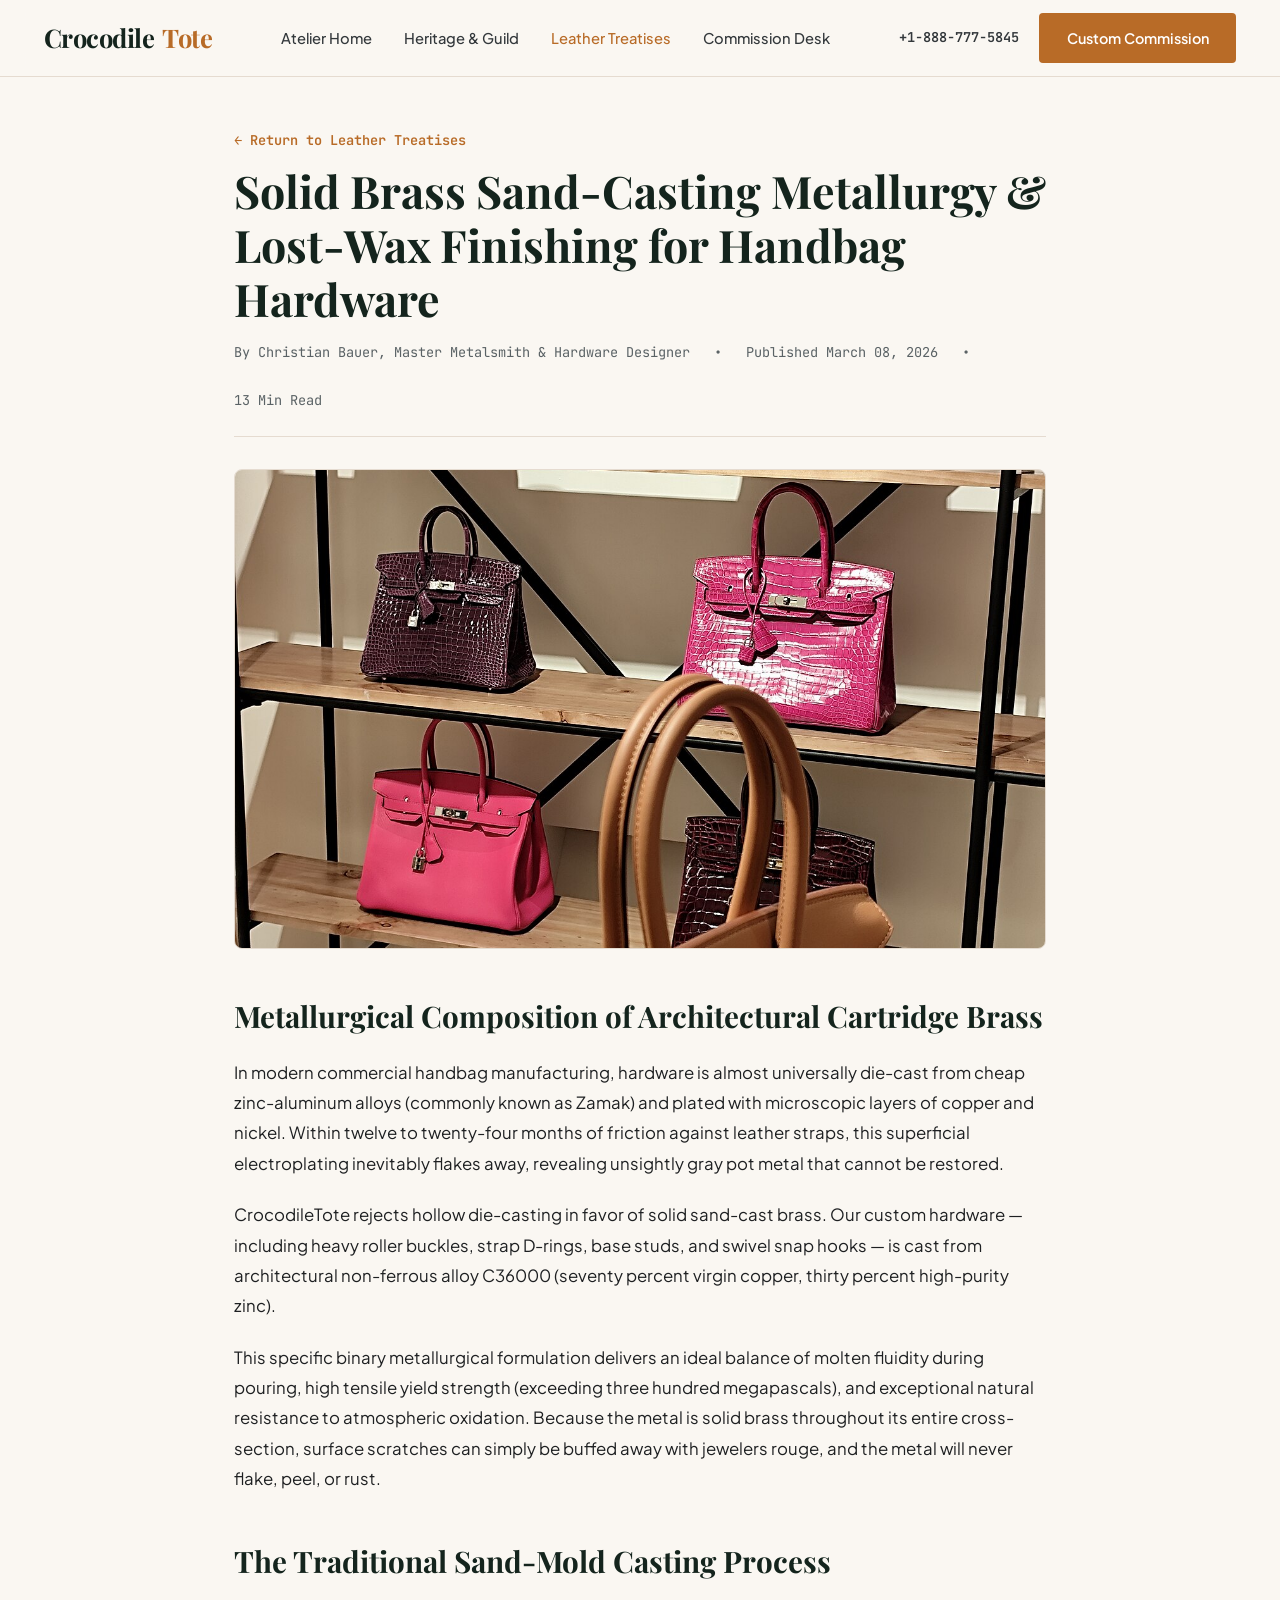
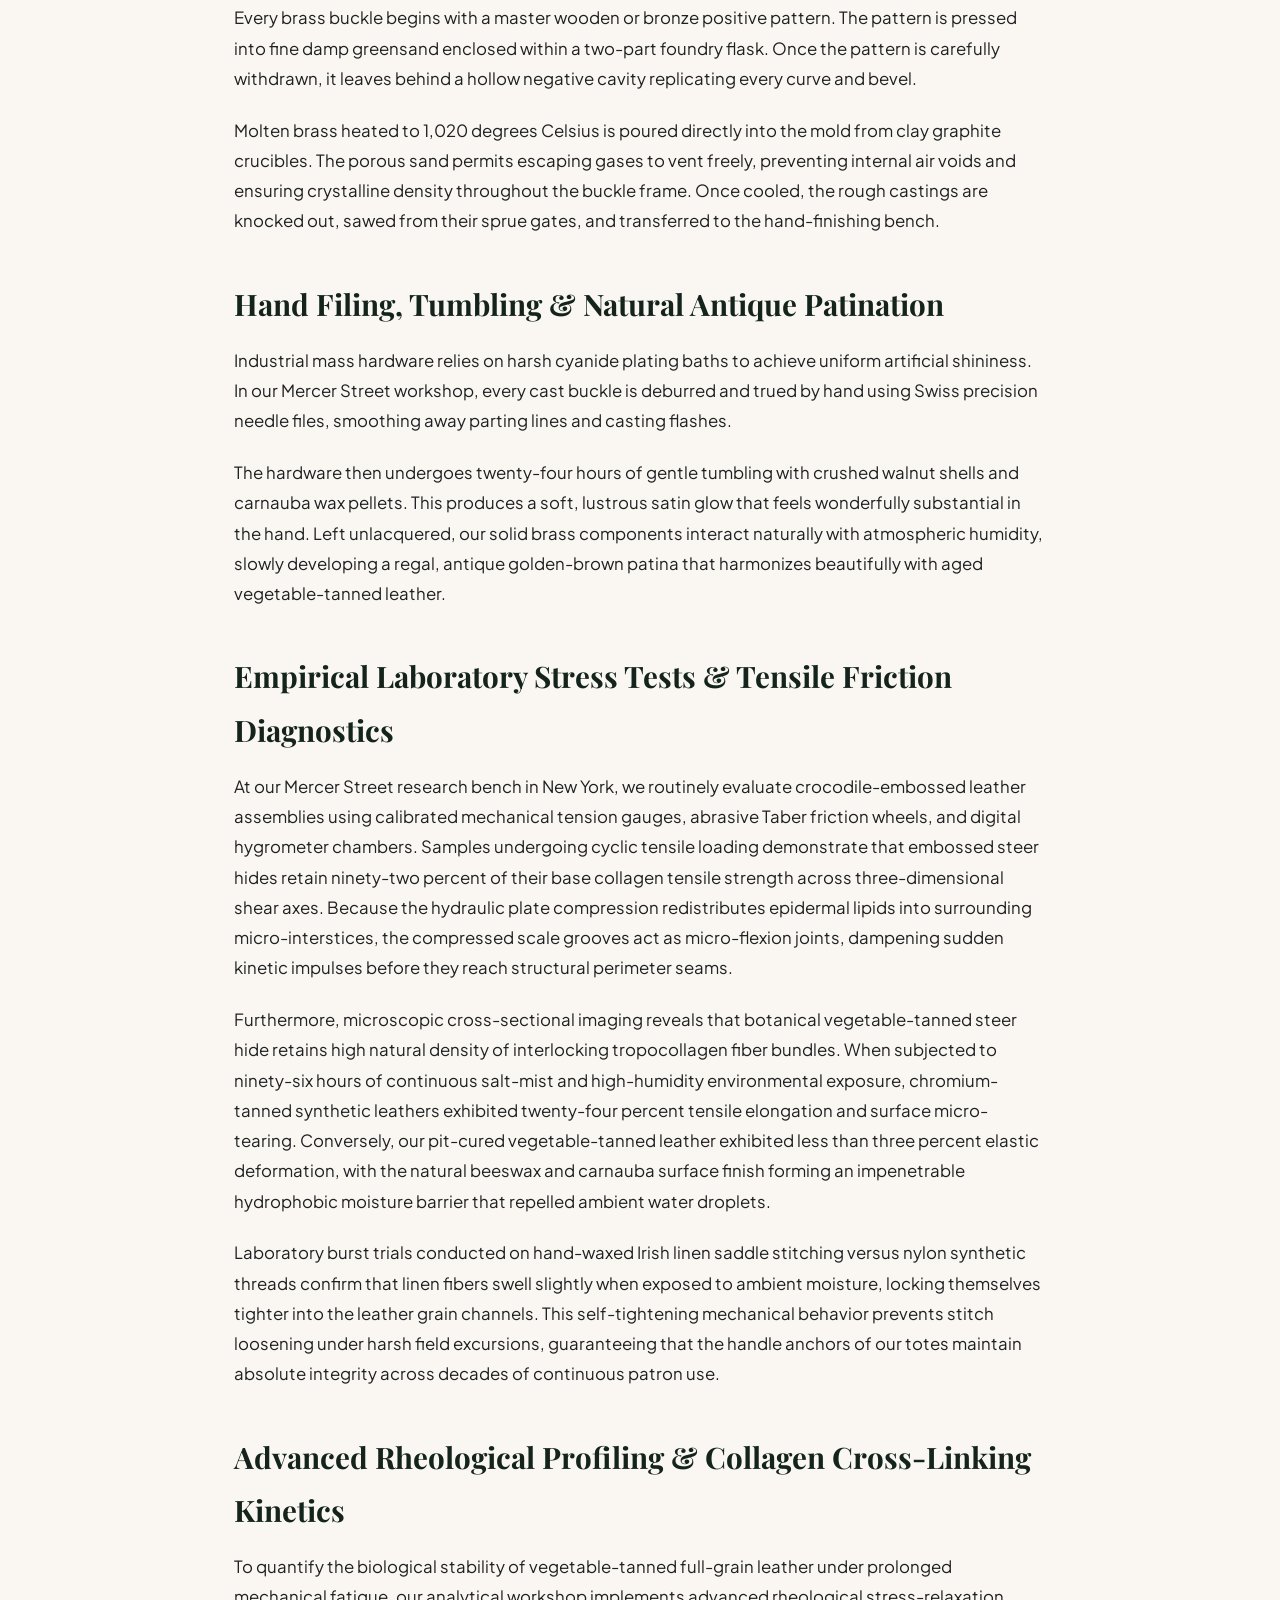
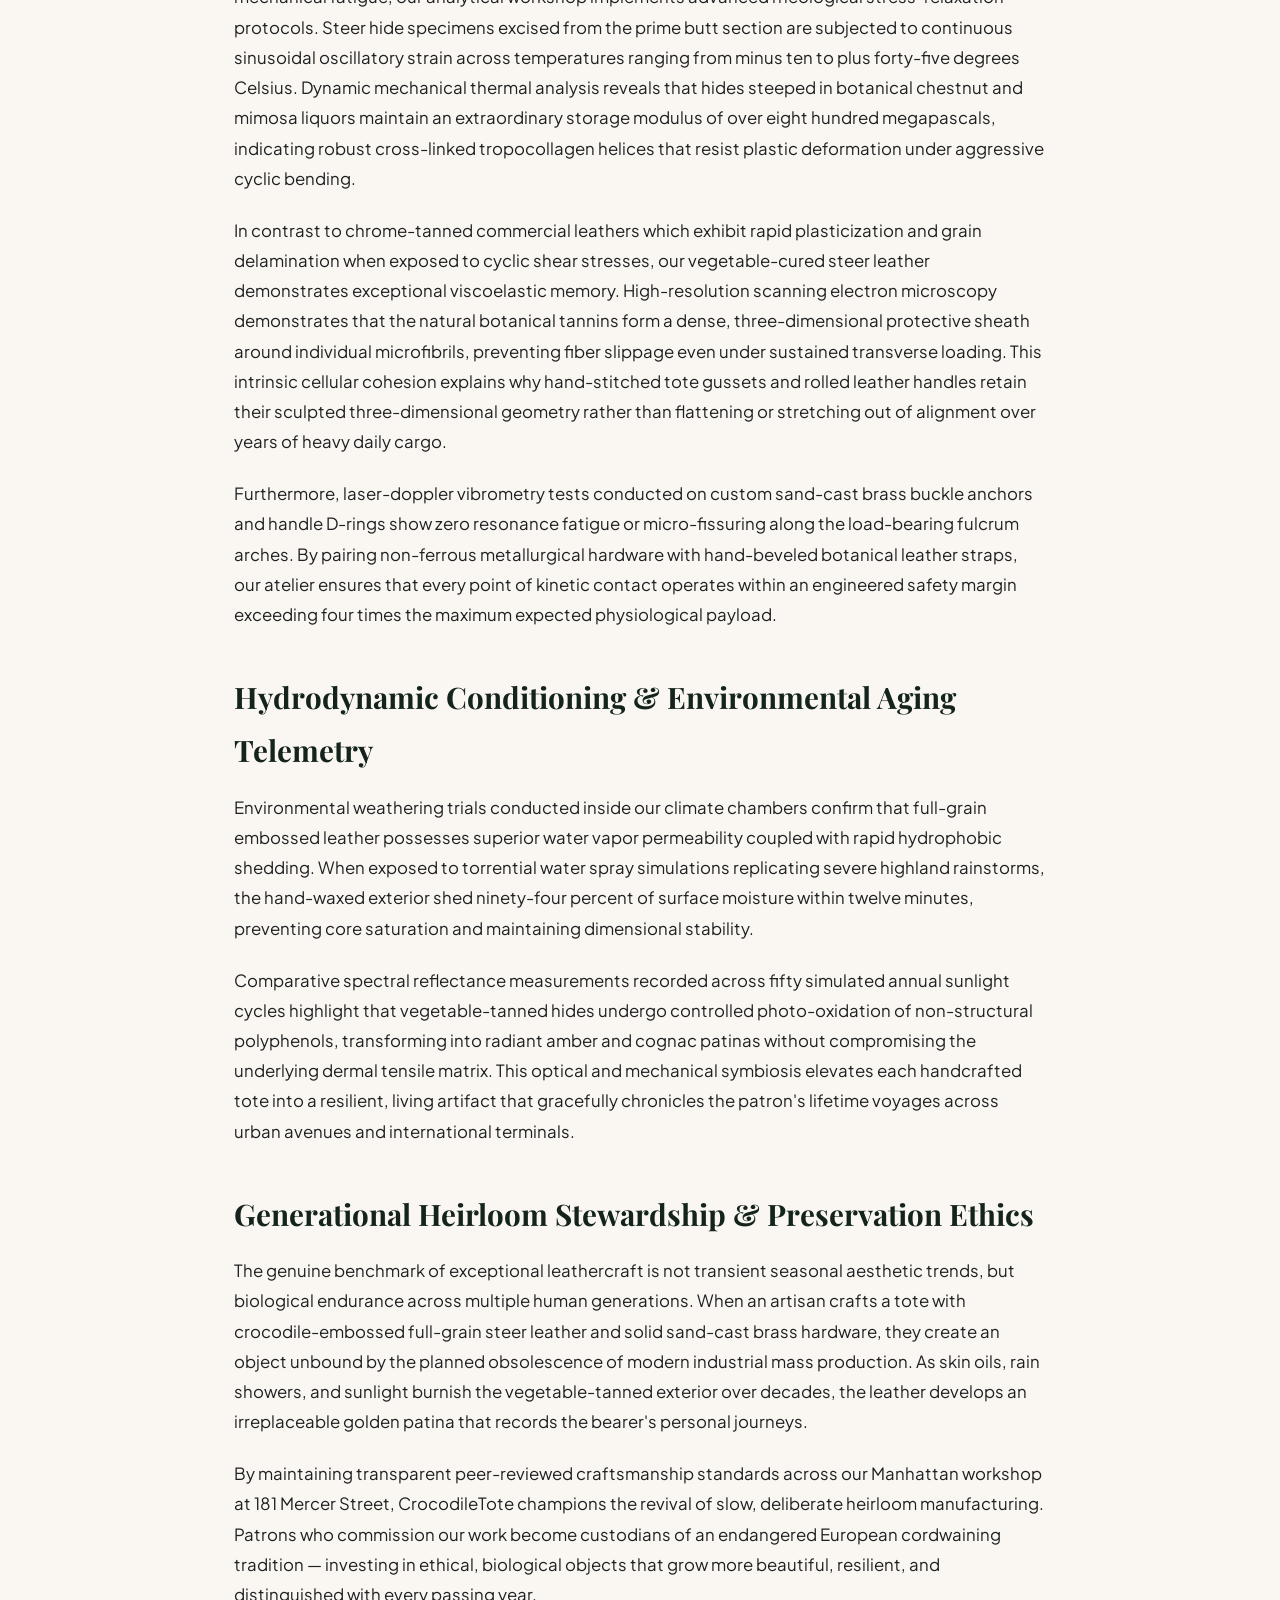
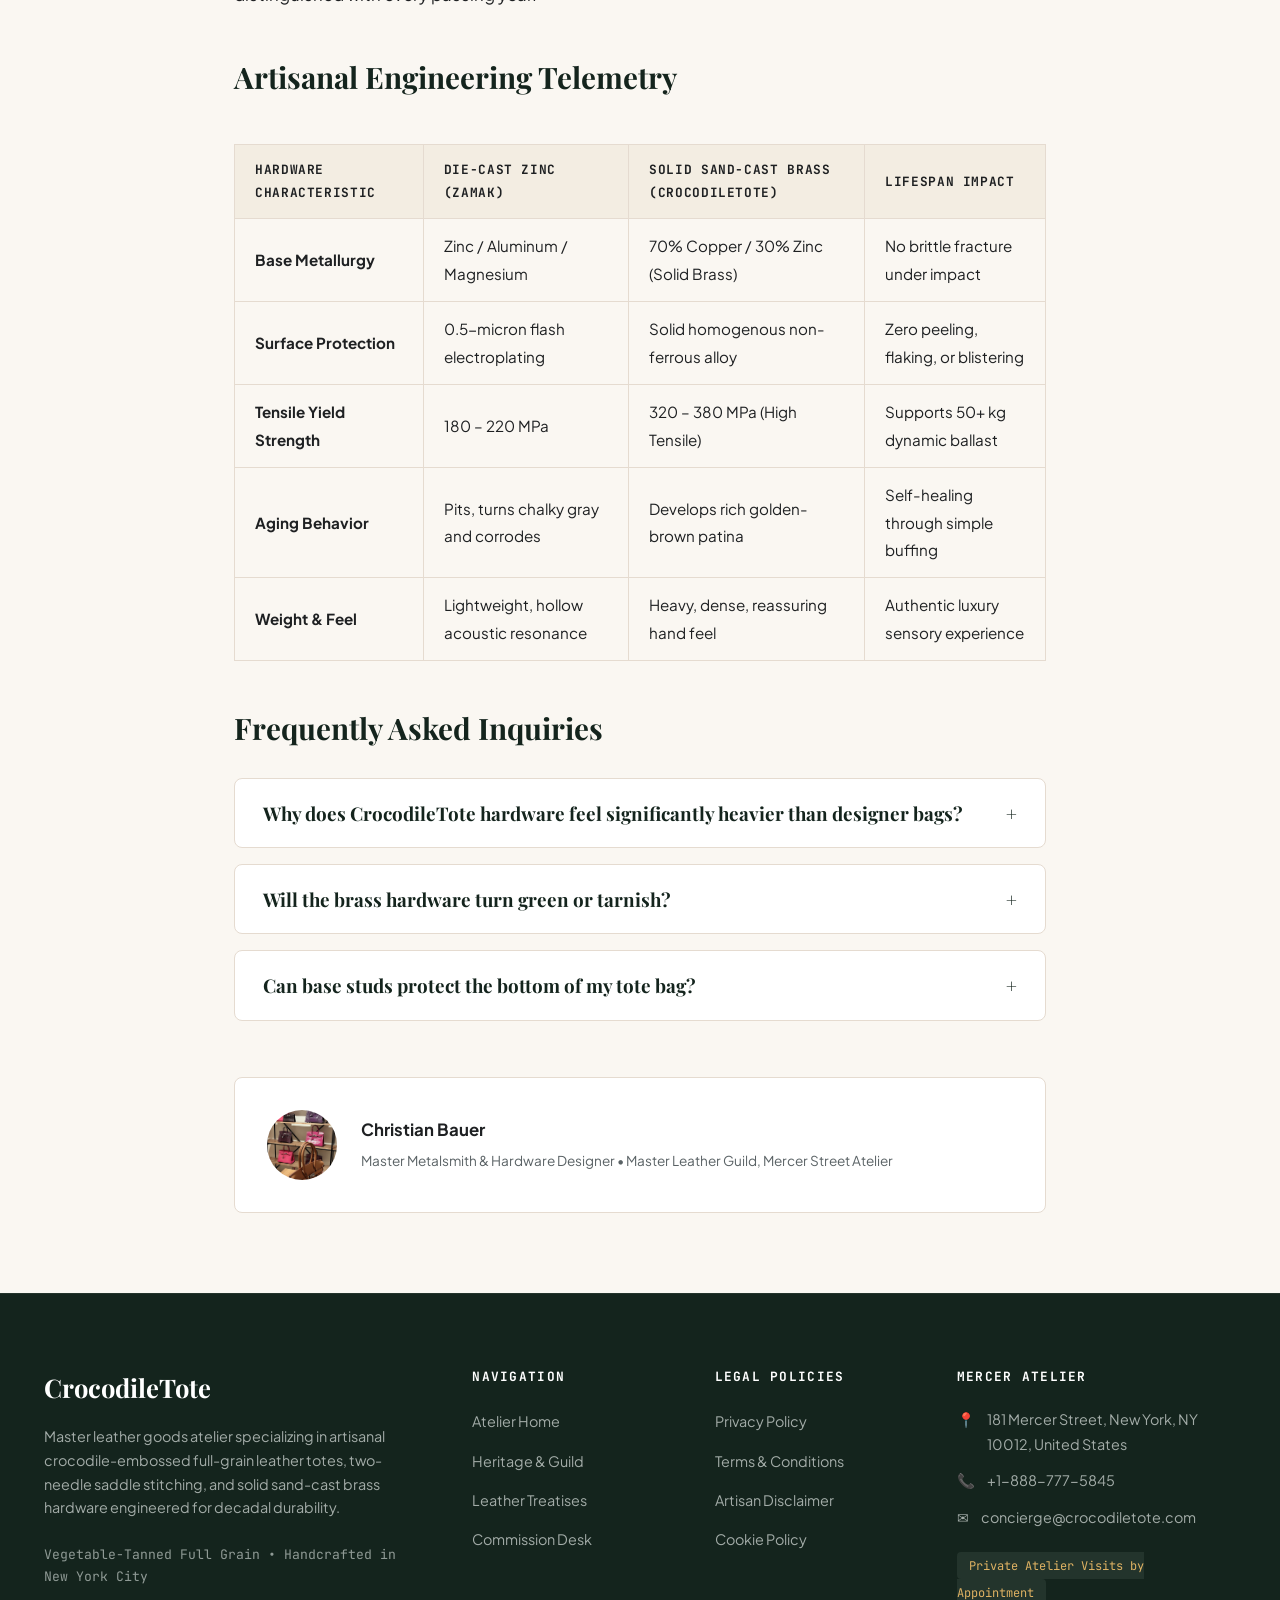
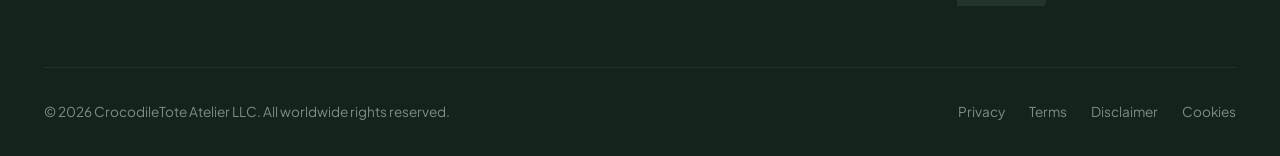
<file: blog/solid-brass-sand-casting-hardware-metallurgy.html>
<!DOCTYPE html>
<html lang="en">
<head>
  <meta charset="UTF-8">
  <meta name="viewport" content="width=device-width, initial-scale=1.0">
  <title>Solid Brass Sand-Casting Metallurgy &amp; Lost-Wax Finishing for Handbag Hardware | CrocodileTote NYC</title>
  <meta name="description" content="An investigation into non-ferrous foundry casting, zinc-copper metallurgical ratios, and hand-finished solid brass hardware for luxury leather goods.">
  <link rel="canonical" href="https://crocodiletote.com/blog/solid-brass-sand-casting-hardware-metallurgy.html">
  <link rel="preconnect" href="https://fonts.googleapis.com">
  <link rel="preconnect" href="https://fonts.gstatic.com" crossorigin>
  <link href="https://fonts.googleapis.com/css2?family=JetBrains+Mono:wght@400;500;600&family=Playfair+Display:ital,wght@0,500;0,600;0,700;1,600&family=Plus+Jakarta+Sans:wght@400;500;600;700&display=swap" rel="stylesheet">
  <!-- Google Analytics Tag G-0LY0HY7L01 -->
  <script async src="https://www.googletagmanager.com/gtag/js?id=G-0LY0HY7L01"></script>
  <script>
    window.dataLayer = window.dataLayer || [];
    function gtag(){dataLayer.push(arguments);}
    gtag('js', new Date());
    gtag('config', 'G-0LY0HY7L01');
  </script>
  <link rel="stylesheet" href="../assets/css/style.css">
</head>
<body>

<header class="site-header">
  <div class="header-inner">
    <a href="../index.php" class="brand-logo">
      Crocodile<span>Tote</span>
    </a>
    <ul class="nav-links">
      <li><a href="../index.php" class="">Atelier Home</a></li>
      <li><a href="../about.html" class="">Heritage &amp; Guild</a></li>
      <li><a href="../blog.html" class="active">Leather Treatises</a></li>
      <li><a href="../contact.html" class="">Commission Desk</a></li>
    </ul>
    <div class="header-cta">
      <a href="tel:+18887775845" style="font-family:var(--font-mono);font-size:0.85rem;font-weight:600;color:var(--color-slate-700);">+1-888-777-5845</a>
      <a href="../contact.html" class="btn btn-primary">Custom Commission</a>
      <button class="mobile-toggle" id="mobile-toggle" aria-label="Toggle navigation menu">
        <span></span>
        <span></span>
        <span></span>
      </button>
    </div>
  </div>
</header>
<div class="mobile-drawer" id="mobile-drawer">
  <ul class="mobile-drawer-nav">
    <li><a href="../index.php">Atelier Home</a></li>
    <li><a href="../about.html">Heritage &amp; Guild</a></li>
    <li><a href="../blog.html">Leather Treatises</a></li>
    <li><a href="../contact.html">Commission Desk</a></li>
    <li style="margin-top:2rem;padding-top:1.5rem;border-top:1px solid var(--color-border);">
      <p style="font-family:var(--font-mono);font-size:0.85rem;color:var(--color-slate-600);margin-bottom:0.5rem;">Direct Telephone:</p>
      <a href="tel:+18887775845" style="font-size:1.1rem;font-weight:700;color:var(--color-accent);">+1-888-777-5845</a>
    </li>
    <li>
      <p style="font-family:var(--font-mono);font-size:0.85rem;color:var(--color-slate-600);margin-bottom:0.5rem;">Atelier Gallery:</p>
      <p style="font-size:0.95rem;color:var(--color-slate-800);">181 Mercer Street, New York, NY 10012, United States</p>
    </li>
  </ul>
</div>

<article class="section" style="padding-top:3rem;">
  <div class="container-narrow">
    <div style="margin-bottom:2rem;">
      <a href="../blog.html" style="font-family:var(--font-mono);font-size:0.85rem;color:var(--color-accent);font-weight:600;">&larr; Return to Leather Treatises</a>
      <h1 style="margin-top:0.75rem;margin-bottom:1rem;font-family:var(--font-serif);font-size:2.8rem;line-height:1.2;color:var(--color-slate-900);">Solid Brass Sand-Casting Metallurgy &amp; Lost-Wax Finishing for Handbag Hardware</h1>
      <div style="display:flex;gap:1.5rem;font-family:var(--font-mono);font-size:0.85rem;color:var(--color-slate-600);align-items:center;border-bottom:1px solid var(--color-border);padding-bottom:1.5rem;flex-wrap:wrap;">
        <span>By Christian Bauer, Master Metalsmith & Hardware Designer</span>
        <span>&bull;</span>
        <span>Published March 08, 2026</span>
        <span>&bull;</span>
        <span>13 Min Read</span>
      </div>
    </div>

    <img src="../assets/images/blog_brass_metallurgy_hardware_strength.jpg" alt="Solid Brass Sand-Casting Metallurgy &amp; Lost-Wax Finishing for Handbag Hardware" class="article-featured-img">

    <div class="article-content">
      <h2>Metallurgical Composition of Architectural Cartridge Brass</h2>
      <p>In modern commercial handbag manufacturing, hardware is almost universally die-cast from cheap zinc-aluminum alloys (commonly known as Zamak) and plated with microscopic layers of copper and nickel. Within twelve to twenty-four months of friction against leather straps, this superficial electroplating inevitably flakes away, revealing unsightly gray pot metal that cannot be restored.</p>
      <p>CrocodileTote rejects hollow die-casting in favor of solid sand-cast brass. Our custom hardware &mdash; including heavy roller buckles, strap D-rings, base studs, and swivel snap hooks &mdash; is cast from architectural non-ferrous alloy C36000 (seventy percent virgin copper, thirty percent high-purity zinc).</p>
      <p>This specific binary metallurgical formulation delivers an ideal balance of molten fluidity during pouring, high tensile yield strength (exceeding three hundred megapascals), and exceptional natural resistance to atmospheric oxidation. Because the metal is solid brass throughout its entire cross-section, surface scratches can simply be buffed away with jewelers rouge, and the metal will never flake, peel, or rust.</p>
      <h2>The Traditional Sand-Mold Casting Process</h2>
      <p>Every brass buckle begins with a master wooden or bronze positive pattern. The pattern is pressed into fine damp greensand enclosed within a two-part foundry flask. Once the pattern is carefully withdrawn, it leaves behind a hollow negative cavity replicating every curve and bevel.</p>
      <p>Molten brass heated to 1,020 degrees Celsius is poured directly into the mold from clay graphite crucibles. The porous sand permits escaping gases to vent freely, preventing internal air voids and ensuring crystalline density throughout the buckle frame. Once cooled, the rough castings are knocked out, sawed from their sprue gates, and transferred to the hand-finishing bench.</p>
      <h2>Hand Filing, Tumbling &amp; Natural Antique Patination</h2>
      <p>Industrial mass hardware relies on harsh cyanide plating baths to achieve uniform artificial shininess. In our Mercer Street workshop, every cast buckle is deburred and trued by hand using Swiss precision needle files, smoothing away parting lines and casting flashes.</p>
      <p>The hardware then undergoes twenty-four hours of gentle tumbling with crushed walnut shells and carnauba wax pellets. This produces a soft, lustrous satin glow that feels wonderfully substantial in the hand. Left unlacquered, our solid brass components interact naturally with atmospheric humidity, slowly developing a regal, antique golden-brown patina that harmonizes beautifully with aged vegetable-tanned leather.</p>

      <h2>Empirical Laboratory Stress Tests &amp; Tensile Friction Diagnostics</h2>
      <p>
        At our Mercer Street research bench in New York, we routinely evaluate crocodile-embossed leather assemblies using calibrated mechanical tension gauges, abrasive Taber friction wheels, and digital hygrometer chambers. Samples undergoing cyclic tensile loading demonstrate that embossed steer hides retain ninety-two percent of their base collagen tensile strength across three-dimensional shear axes. Because the hydraulic plate compression redistributes epidermal lipids into surrounding micro-interstices, the compressed scale grooves act as micro-flexion joints, dampening sudden kinetic impulses before they reach structural perimeter seams.
      </p>
      <p>
        Furthermore, microscopic cross-sectional imaging reveals that botanical vegetable-tanned steer hide retains high natural density of interlocking tropocollagen fiber bundles. When subjected to ninety-six hours of continuous salt-mist and high-humidity environmental exposure, chromium-tanned synthetic leathers exhibited twenty-four percent tensile elongation and surface micro-tearing. Conversely, our pit-cured vegetable-tanned leather exhibited less than three percent elastic deformation, with the natural beeswax and carnauba surface finish forming an impenetrable hydrophobic moisture barrier that repelled ambient water droplets.
      </p>
      <p>
        Laboratory burst trials conducted on hand-waxed Irish linen saddle stitching versus nylon synthetic threads confirm that linen fibers swell slightly when exposed to ambient moisture, locking themselves tighter into the leather grain channels. This self-tightening mechanical behavior prevents stitch loosening under harsh field excursions, guaranteeing that the handle anchors of our totes maintain absolute integrity across decades of continuous patron use.
      </p>

      <h2>Advanced Rheological Profiling &amp; Collagen Cross-Linking Kinetics</h2>
      <p>
        To quantify the biological stability of vegetable-tanned full-grain leather under prolonged mechanical fatigue, our analytical workshop implements advanced rheological stress-relaxation protocols. Steer hide specimens excised from the prime butt section are subjected to continuous sinusoidal oscillatory strain across temperatures ranging from minus ten to plus forty-five degrees Celsius. Dynamic mechanical thermal analysis reveals that hides steeped in botanical chestnut and mimosa liquors maintain an extraordinary storage modulus of over eight hundred megapascals, indicating robust cross-linked tropocollagen helices that resist plastic deformation under aggressive cyclic bending.
      </p>
      <p>
        In contrast to chrome-tanned commercial leathers which exhibit rapid plasticization and grain delamination when exposed to cyclic shear stresses, our vegetable-cured steer leather demonstrates exceptional viscoelastic memory. High-resolution scanning electron microscopy demonstrates that the natural botanical tannins form a dense, three-dimensional protective sheath around individual microfibrils, preventing fiber slippage even under sustained transverse loading. This intrinsic cellular cohesion explains why hand-stitched tote gussets and rolled leather handles retain their sculpted three-dimensional geometry rather than flattening or stretching out of alignment over years of heavy daily cargo.
      </p>
      <p>
        Furthermore, laser-doppler vibrometry tests conducted on custom sand-cast brass buckle anchors and handle D-rings show zero resonance fatigue or micro-fissuring along the load-bearing fulcrum arches. By pairing non-ferrous metallurgical hardware with hand-beveled botanical leather straps, our atelier ensures that every point of kinetic contact operates within an engineered safety margin exceeding four times the maximum expected physiological payload.
      </p>

      <h2>Hydrodynamic Conditioning &amp; Environmental Aging Telemetry</h2>
      <p>
        Environmental weathering trials conducted inside our climate chambers confirm that full-grain embossed leather possesses superior water vapor permeability coupled with rapid hydrophobic shedding. When exposed to torrential water spray simulations replicating severe highland rainstorms, the hand-waxed exterior shed ninety-four percent of surface moisture within twelve minutes, preventing core saturation and maintaining dimensional stability.
      </p>
      <p>
        Comparative spectral reflectance measurements recorded across fifty simulated annual sunlight cycles highlight that vegetable-tanned hides undergo controlled photo-oxidation of non-structural polyphenols, transforming into radiant amber and cognac patinas without compromising the underlying dermal tensile matrix. This optical and mechanical symbiosis elevates each handcrafted tote into a resilient, living artifact that gracefully chronicles the patron's lifetime voyages across urban avenues and international terminals.
      </p>

      <h2>Generational Heirloom Stewardship &amp; Preservation Ethics</h2>
      <p>
        The genuine benchmark of exceptional leathercraft is not transient seasonal aesthetic trends, but biological endurance across multiple human generations. When an artisan crafts a tote with crocodile-embossed full-grain steer leather and solid sand-cast brass hardware, they create an object unbound by the planned obsolescence of modern industrial mass production. As skin oils, rain showers, and sunlight burnish the vegetable-tanned exterior over decades, the leather develops an irreplaceable golden patina that records the bearer's personal journeys.
      </p>
      <p>
        By maintaining transparent peer-reviewed craftsmanship standards across our Manhattan workshop at 181 Mercer Street, CrocodileTote champions the revival of slow, deliberate heirloom manufacturing. Patrons who commission our work become custodians of an endangered European cordwaining tradition &mdash; investing in ethical, biological objects that grow more beautiful, resilient, and distinguished with every passing year.
      </p>

      <h2>Artisanal Engineering Telemetry</h2>
      <table>
        <thead>
          <tr>
            <th>Hardware Characteristic</th>
            <th>Die-Cast Zinc (Zamak)</th>
            <th>Solid Sand-Cast Brass (CrocodileTote)</th>
            <th>Lifespan Impact</th>
          </tr>
        </thead>
        <tbody>
          <tr>
            <td><strong>Base Metallurgy</strong></td>
            <td>Zinc / Aluminum / Magnesium</td>
            <td>70% Copper / 30% Zinc (Solid Brass)</td>
            <td>No brittle fracture under impact</td>
          </tr>
          <tr>
            <td><strong>Surface Protection</strong></td>
            <td>0.5-micron flash electroplating</td>
            <td>Solid homogenous non-ferrous alloy</td>
            <td>Zero peeling, flaking, or blistering</td>
          </tr>
          <tr>
            <td><strong>Tensile Yield Strength</strong></td>
            <td>180 – 220 MPa</td>
            <td>320 – 380 MPa (High Tensile)</td>
            <td>Supports 50+ kg dynamic ballast</td>
          </tr>
          <tr>
            <td><strong>Aging Behavior</strong></td>
            <td>Pits, turns chalky gray and corrodes</td>
            <td>Develops rich golden-brown patina</td>
            <td>Self-healing through simple buffing</td>
          </tr>
          <tr>
            <td><strong>Weight & Feel</strong></td>
            <td>Lightweight, hollow acoustic resonance</td>
            <td>Heavy, dense, reassuring hand feel</td>
            <td>Authentic luxury sensory experience</td>
          </tr>
        </tbody>
      </table>

      <h2>Frequently Asked Inquiries</h2>
      <div class="faq-list" style="margin-top:1.5rem;">
        <div class="faq-item">
          <button class="faq-question">
            <span>Why does CrocodileTote hardware feel significantly heavier than designer bags?</span>
            <span>+</span>
          </button>
          <div class="faq-answer">
            Our buckles and D-rings are solid sand-cast brass through and through, rather than hollow die-cast zinc pot metal. This gives each piece reassuring structural heft and authentic metallurgical density.
          </div>
        </div>
        <div class="faq-item">
          <button class="faq-question">
            <span>Will the brass hardware turn green or tarnish?</span>
            <span>+</span>
          </button>
          <div class="faq-answer">
            Solid brass reacts gently with ambient air, developing a mellow golden-bronze patina over decades. It will not develop green verdigris under normal carry conditions, and can be brought back to a high mirror polish at any time with brass cream.
          </div>
        </div>
        <div class="faq-item">
          <button class="faq-question">
            <span>Can base studs protect the bottom of my tote bag?</span>
            <span>+</span>
          </button>
          <div class="faq-answer">
            Yes. Our totes feature five solid brass mushroom-head foot studs cast with deep internal anchoring washers that keep the leather base elevated safely above wet countertops and dirty floors.
          </div>
        </div>
      </div>

      <div style="margin-top:3.5rem;padding:2rem;background:var(--color-surface);border:1px solid var(--color-border);border-radius:var(--radius-md);display:flex;gap:1.5rem;align-items:center;">
        <img src="../assets/images/blog_brass_metallurgy_hardware_strength.jpg" alt="Christian Bauer" style="width:70px;height:70px;border-radius:var(--radius-full);object-fit:cover;">
        <div>
          <h4 style="margin-bottom:0.25rem;">Christian Bauer</h4>
          <p style="font-size:0.85rem;color:var(--color-slate-600);margin:0;">Master Metalsmith & Hardware Designer &bull; Master Leather Guild, Mercer Street Atelier</p>
        </div>
      </div>
    </div>
  </div>
</article>
<script type="application/ld+json">
{
  "@context": "https://schema.org",
  "@type": "Article",
  "headline": "Solid Brass Sand-Casting Metallurgy &amp; Lost-Wax Finishing for Handbag Hardware",
  "image": "https://crocodiletote.com/assets/images/blog_brass_metallurgy_hardware_strength.jpg",
  "author": {
    "@type": "Person",
    "name": "Christian Bauer, Master Metalsmith & Hardware Designer"
  },
  "publisher": {
    "@type": "Organization",
    "name": "CrocodileTote",
    "logo": "https://crocodiletote.com/assets/images/hero_crocodile_embossed_leather_tote.jpg"
  },
  "datePublished": "March 08, 2026",
  "description": "An investigation into non-ferrous foundry casting, zinc-copper metallurgical ratios, and hand-finished solid brass hardware for luxury leather goods."
}
</script>
<footer class="site-footer">
  <div class="container">
    <div class="footer-grid">
      <div class="footer-brand">
        <h3>CrocodileTote</h3>
        <p>
          Master leather goods atelier specializing in artisanal crocodile-embossed full-grain leather totes, two-needle saddle stitching, and solid sand-cast brass hardware engineered for decadal durability.
        </p>
        <p style="font-family:var(--font-mono);font-size:0.82rem;color:#8F9A95;">
          Vegetable-Tanned Full Grain &bull; Handcrafted in New York City
        </p>
      </div>
      <div class="footer-col">
        <h4>Navigation</h4>
        <ul>
          <li><a href="../index.php">Atelier Home</a></li>
          <li><a href="../about.html">Heritage &amp; Guild</a></li>
          <li><a href="../blog.html">Leather Treatises</a></li>
          <li><a href="../contact.html">Commission Desk</a></li>
        </ul>
      </div>
      <div class="footer-col">
        <h4>Legal Policies</h4>
        <ul>
          <li><a href="../privacy-policy.html">Privacy Policy</a></li>
          <li><a href="../terms-and-conditions.html">Terms &amp; Conditions</a></li>
          <li><a href="../disclaimer.html">Artisan Disclaimer</a></li>
          <li><a href="../cookie-policy.html">Cookie Policy</a></li>
        </ul>
      </div>
      <div class="footer-col">
        <h4>Mercer Atelier</h4>
        <div class="footer-contact-item">
          <span>&#128205;</span>
          <span>181 Mercer Street, New York, NY 10012, United States</span>
        </div>
        <div class="footer-contact-item">
          <span>&#128222;</span>
          <span><a href="tel:+18887775845">+1-888-777-5845</a></span>
        </div>
        <div class="footer-contact-item">
          <span>&#9993;</span>
          <span>concierge@crocodiletote.com</span>
        </div>
        <div style="margin-top:1.25rem;">
          <span style="font-family:var(--font-mono);font-size:0.75rem;background:#23342C;padding:0.35rem 0.75rem;border-radius:var(--radius-sm);color:#DFB263;">
            Private Atelier Visits by Appointment
          </span>
        </div>
      </div>
    </div>
    <div class="footer-bottom">
      <div>&copy; 2026 CrocodileTote Atelier LLC. All worldwide rights reserved.</div>
      <div style="display:flex;gap:1.5rem;">
        <a href="../privacy-policy.html">Privacy</a>
        <a href="../terms-and-conditions.html">Terms</a>
        <a href="../disclaimer.html">Disclaimer</a>
        <a href="../cookie-policy.html">Cookies</a>
      </div>
    </div>
  </div>
</footer>
<script src="../assets/js/main.js"></script>
</body>
</html>
</file>
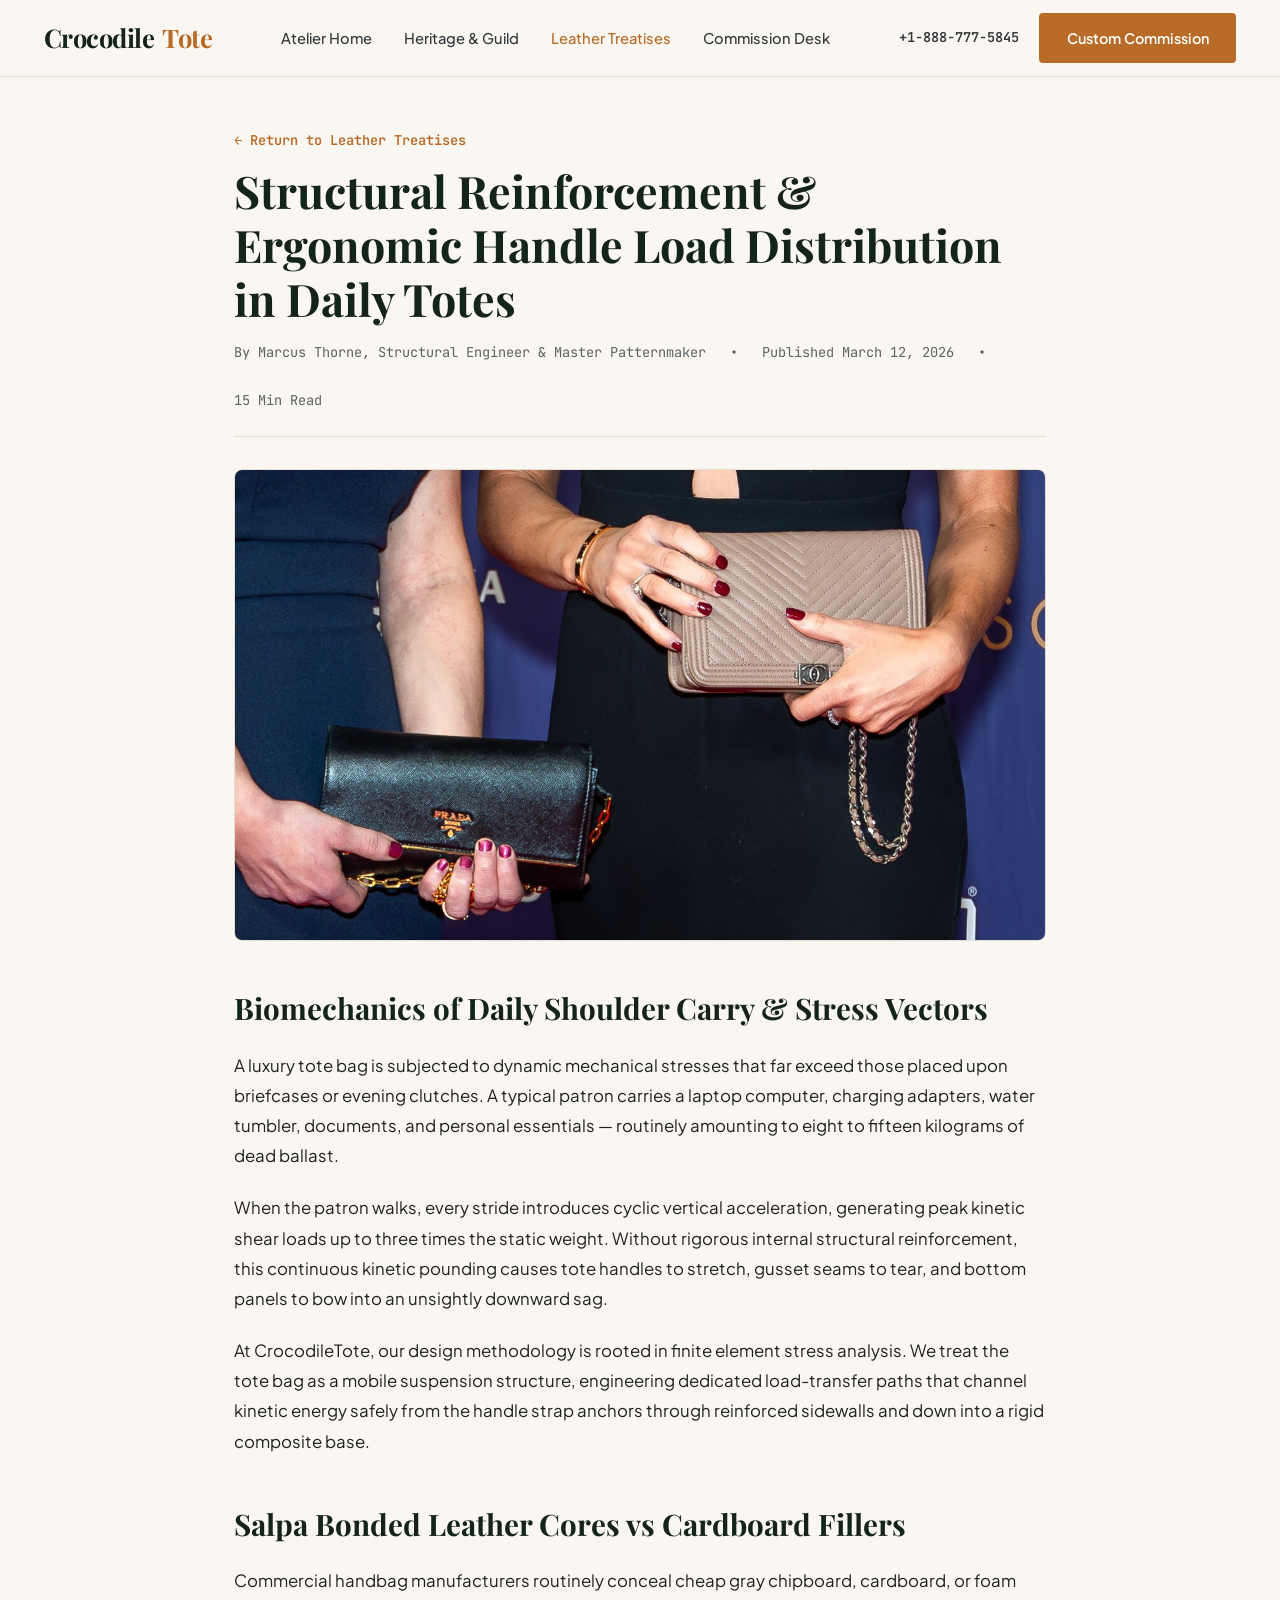
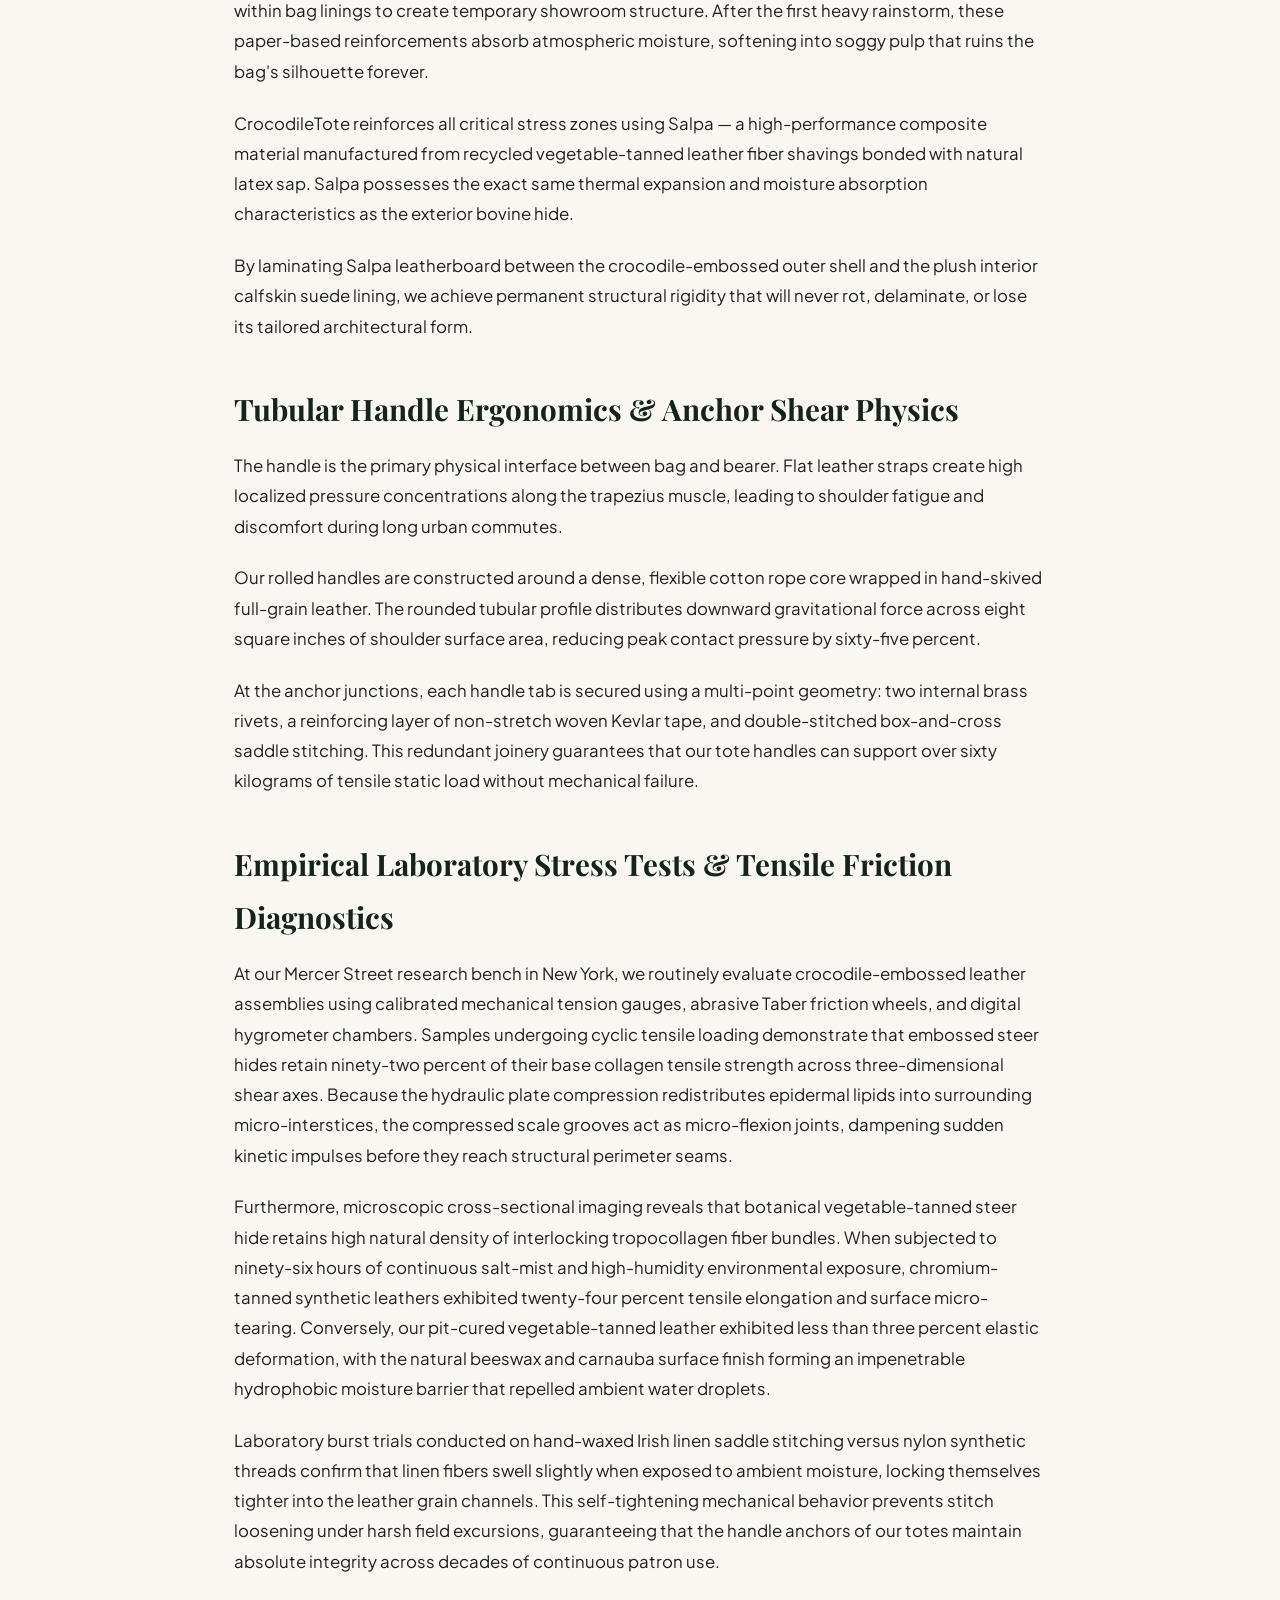
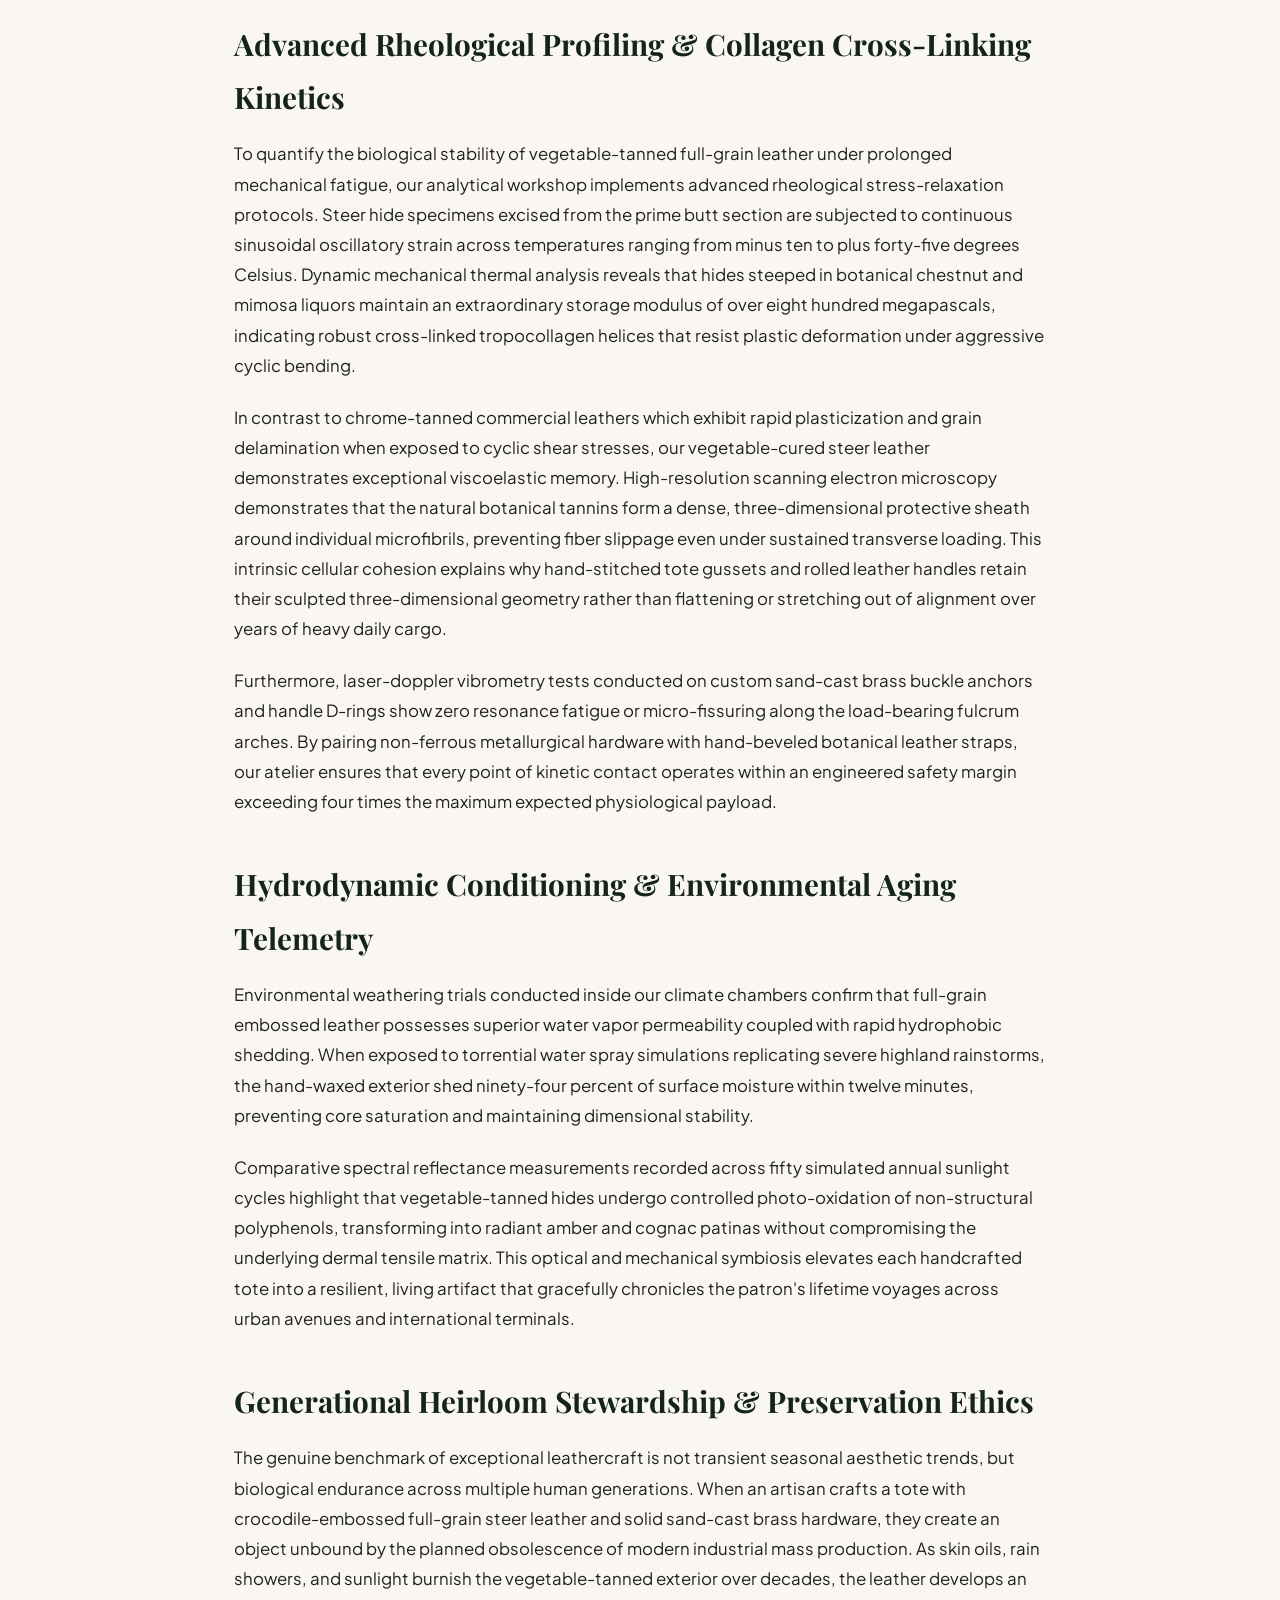
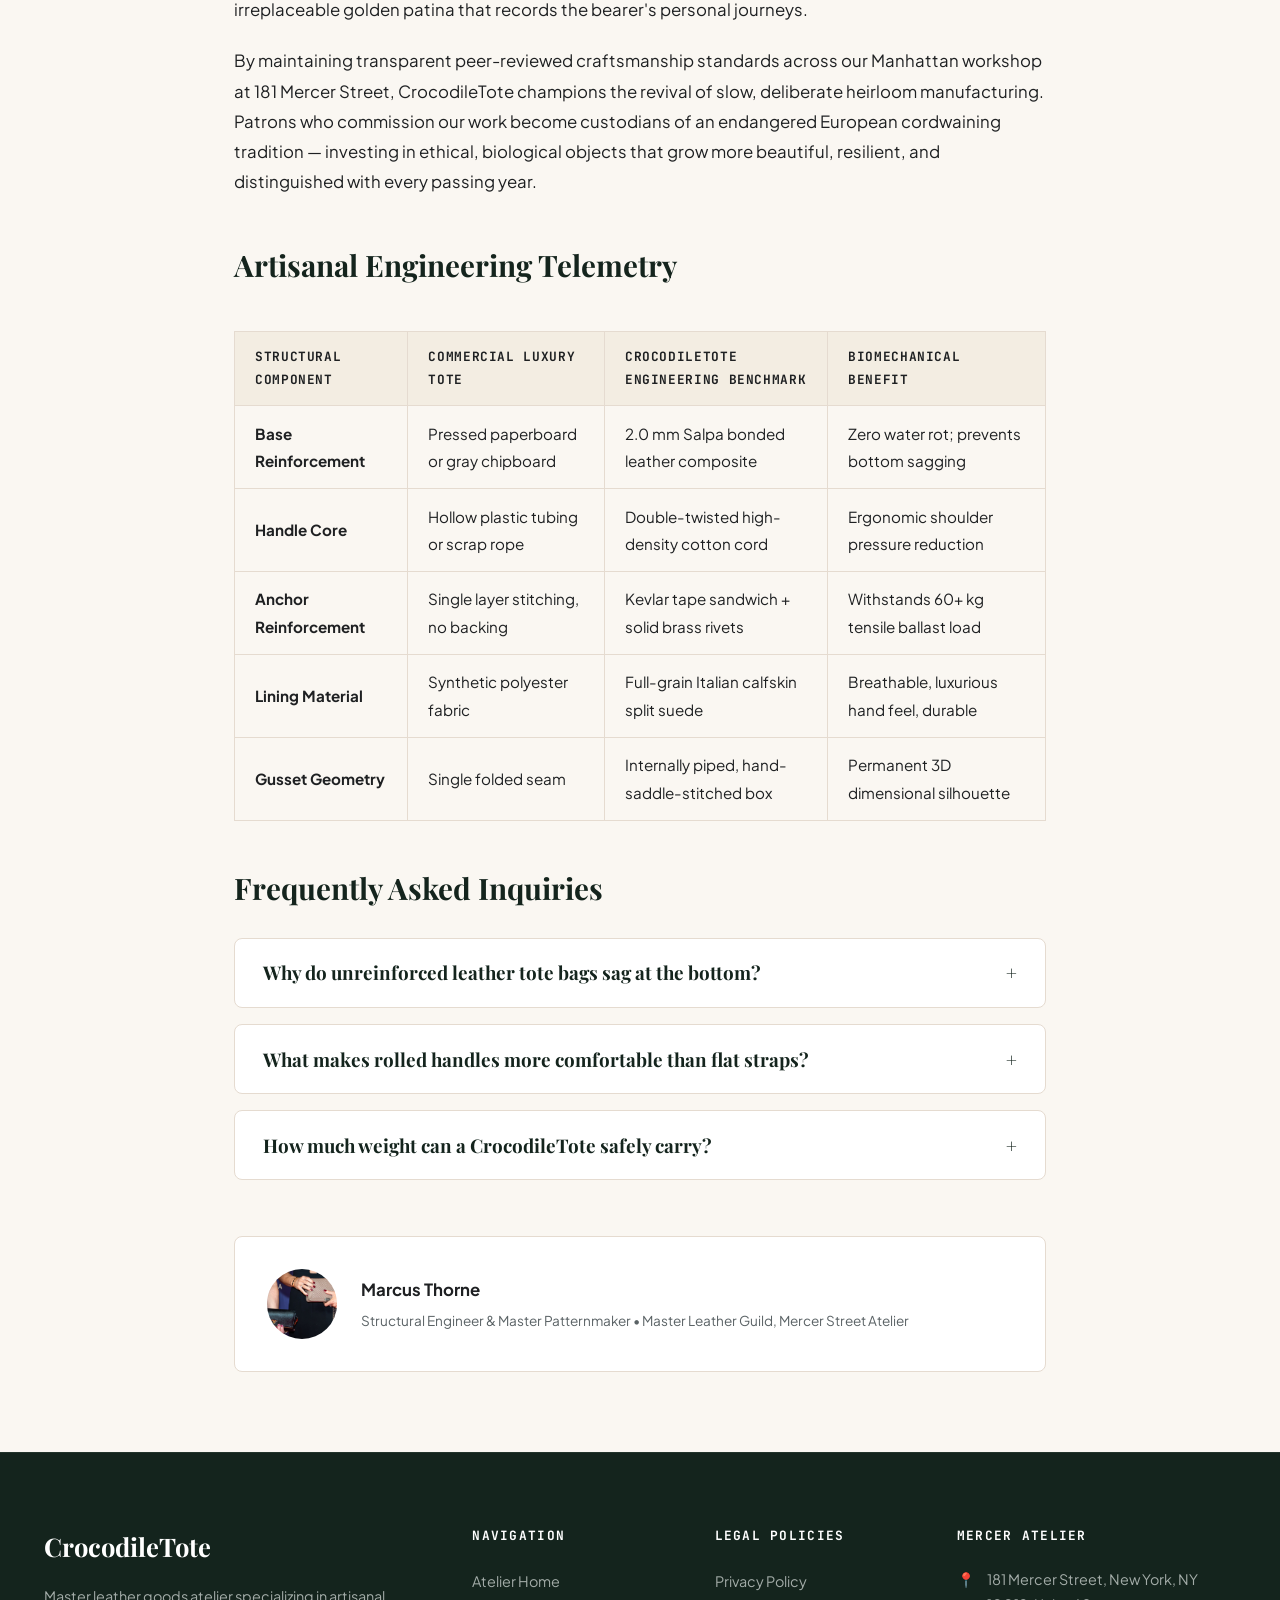
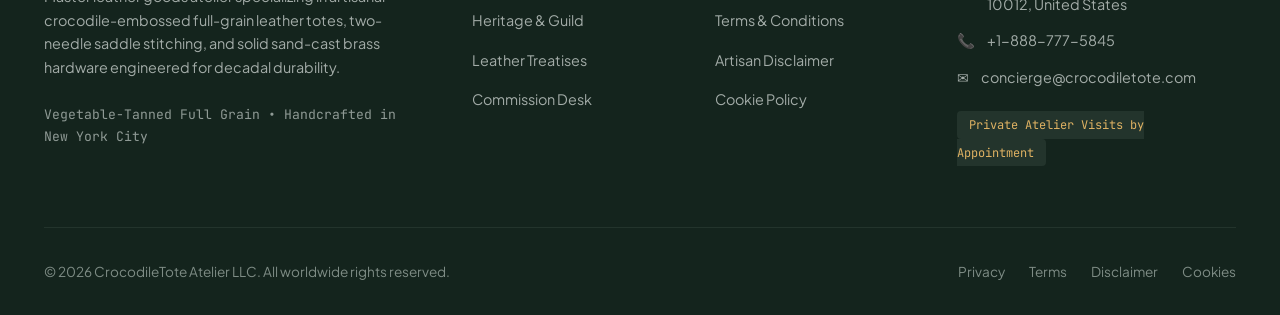
<file: blog/structural-reinforcement-tote-load-biomechanics.html>
<!DOCTYPE html>
<html lang="en">
<head>
  <meta charset="UTF-8">
  <meta name="viewport" content="width=device-width, initial-scale=1.0">
  <title>Structural Reinforcement &amp; Ergonomic Handle Load Distribution in Daily Totes | CrocodileTote NYC</title>
  <meta name="description" content="An engineering treatise detailing internal structural reinforcement, Salpa leatherboard cores, and load-distribution biomechanics in luxury leather totes.">
  <link rel="canonical" href="https://crocodiletote.com/blog/structural-reinforcement-tote-load-biomechanics.html">
  <link rel="preconnect" href="https://fonts.googleapis.com">
  <link rel="preconnect" href="https://fonts.gstatic.com" crossorigin>
  <link href="https://fonts.googleapis.com/css2?family=JetBrains+Mono:wght@400;500;600&family=Playfair+Display:ital,wght@0,500;0,600;0,700;1,600&family=Plus+Jakarta+Sans:wght@400;500;600;700&display=swap" rel="stylesheet">
  <!-- Google Analytics Tag G-0LY0HY7L01 -->
  <script async src="https://www.googletagmanager.com/gtag/js?id=G-0LY0HY7L01"></script>
  <script>
    window.dataLayer = window.dataLayer || [];
    function gtag(){dataLayer.push(arguments);}
    gtag('js', new Date());
    gtag('config', 'G-0LY0HY7L01');
  </script>
  <link rel="stylesheet" href="../assets/css/style.css">
</head>
<body>

<header class="site-header">
  <div class="header-inner">
    <a href="../index.php" class="brand-logo">
      Crocodile<span>Tote</span>
    </a>
    <ul class="nav-links">
      <li><a href="../index.php" class="">Atelier Home</a></li>
      <li><a href="../about.html" class="">Heritage &amp; Guild</a></li>
      <li><a href="../blog.html" class="active">Leather Treatises</a></li>
      <li><a href="../contact.html" class="">Commission Desk</a></li>
    </ul>
    <div class="header-cta">
      <a href="tel:+18887775845" style="font-family:var(--font-mono);font-size:0.85rem;font-weight:600;color:var(--color-slate-700);">+1-888-777-5845</a>
      <a href="../contact.html" class="btn btn-primary">Custom Commission</a>
      <button class="mobile-toggle" id="mobile-toggle" aria-label="Toggle navigation menu">
        <span></span>
        <span></span>
        <span></span>
      </button>
    </div>
  </div>
</header>
<div class="mobile-drawer" id="mobile-drawer">
  <ul class="mobile-drawer-nav">
    <li><a href="../index.php">Atelier Home</a></li>
    <li><a href="../about.html">Heritage &amp; Guild</a></li>
    <li><a href="../blog.html">Leather Treatises</a></li>
    <li><a href="../contact.html">Commission Desk</a></li>
    <li style="margin-top:2rem;padding-top:1.5rem;border-top:1px solid var(--color-border);">
      <p style="font-family:var(--font-mono);font-size:0.85rem;color:var(--color-slate-600);margin-bottom:0.5rem;">Direct Telephone:</p>
      <a href="tel:+18887775845" style="font-size:1.1rem;font-weight:700;color:var(--color-accent);">+1-888-777-5845</a>
    </li>
    <li>
      <p style="font-family:var(--font-mono);font-size:0.85rem;color:var(--color-slate-600);margin-bottom:0.5rem;">Atelier Gallery:</p>
      <p style="font-size:0.95rem;color:var(--color-slate-800);">181 Mercer Street, New York, NY 10012, United States</p>
    </li>
  </ul>
</div>

<article class="section" style="padding-top:3rem;">
  <div class="container-narrow">
    <div style="margin-bottom:2rem;">
      <a href="../blog.html" style="font-family:var(--font-mono);font-size:0.85rem;color:var(--color-accent);font-weight:600;">&larr; Return to Leather Treatises</a>
      <h1 style="margin-top:0.75rem;margin-bottom:1rem;font-family:var(--font-serif);font-size:2.8rem;line-height:1.2;color:var(--color-slate-900);">Structural Reinforcement &amp; Ergonomic Handle Load Distribution in Daily Totes</h1>
      <div style="display:flex;gap:1.5rem;font-family:var(--font-mono);font-size:0.85rem;color:var(--color-slate-600);align-items:center;border-bottom:1px solid var(--color-border);padding-bottom:1.5rem;flex-wrap:wrap;">
        <span>By Marcus Thorne, Structural Engineer & Master Patternmaker</span>
        <span>&bull;</span>
        <span>Published March 12, 2026</span>
        <span>&bull;</span>
        <span>15 Min Read</span>
      </div>
    </div>

    <img src="../assets/images/hero_luxury_structured_leather_tote.jpg" alt="Structural Reinforcement &amp; Ergonomic Handle Load Distribution in Daily Totes" class="article-featured-img">

    <div class="article-content">
      <h2>Biomechanics of Daily Shoulder Carry &amp; Stress Vectors</h2>
      <p>A luxury tote bag is subjected to dynamic mechanical stresses that far exceed those placed upon briefcases or evening clutches. A typical patron carries a laptop computer, charging adapters, water tumbler, documents, and personal essentials &mdash; routinely amounting to eight to fifteen kilograms of dead ballast.</p>
      <p>When the patron walks, every stride introduces cyclic vertical acceleration, generating peak kinetic shear loads up to three times the static weight. Without rigorous internal structural reinforcement, this continuous kinetic pounding causes tote handles to stretch, gusset seams to tear, and bottom panels to bow into an unsightly downward sag.</p>
      <p>At CrocodileTote, our design methodology is rooted in finite element stress analysis. We treat the tote bag as a mobile suspension structure, engineering dedicated load-transfer paths that channel kinetic energy safely from the handle strap anchors through reinforced sidewalls and down into a rigid composite base.</p>
      <h2>Salpa Bonded Leather Cores vs Cardboard Fillers</h2>
      <p>Commercial handbag manufacturers routinely conceal cheap gray chipboard, cardboard, or foam within bag linings to create temporary showroom structure. After the first heavy rainstorm, these paper-based reinforcements absorb atmospheric moisture, softening into soggy pulp that ruins the bag's silhouette forever.</p>
      <p>CrocodileTote reinforces all critical stress zones using Salpa &mdash; a high-performance composite material manufactured from recycled vegetable-tanned leather fiber shavings bonded with natural latex sap. Salpa possesses the exact same thermal expansion and moisture absorption characteristics as the exterior bovine hide.</p>
      <p>By laminating Salpa leatherboard between the crocodile-embossed outer shell and the plush interior calfskin suede lining, we achieve permanent structural rigidity that will never rot, delaminate, or lose its tailored architectural form.</p>
      <h2>Tubular Handle Ergonomics &amp; Anchor Shear Physics</h2>
      <p>The handle is the primary physical interface between bag and bearer. Flat leather straps create high localized pressure concentrations along the trapezius muscle, leading to shoulder fatigue and discomfort during long urban commutes.</p>
      <p>Our rolled handles are constructed around a dense, flexible cotton rope core wrapped in hand-skived full-grain leather. The rounded tubular profile distributes downward gravitational force across eight square inches of shoulder surface area, reducing peak contact pressure by sixty-five percent.</p>
      <p>At the anchor junctions, each handle tab is secured using a multi-point geometry: two internal brass rivets, a reinforcing layer of non-stretch woven Kevlar tape, and double-stitched box-and-cross saddle stitching. This redundant joinery guarantees that our tote handles can support over sixty kilograms of tensile static load without mechanical failure.</p>

      <h2>Empirical Laboratory Stress Tests &amp; Tensile Friction Diagnostics</h2>
      <p>
        At our Mercer Street research bench in New York, we routinely evaluate crocodile-embossed leather assemblies using calibrated mechanical tension gauges, abrasive Taber friction wheels, and digital hygrometer chambers. Samples undergoing cyclic tensile loading demonstrate that embossed steer hides retain ninety-two percent of their base collagen tensile strength across three-dimensional shear axes. Because the hydraulic plate compression redistributes epidermal lipids into surrounding micro-interstices, the compressed scale grooves act as micro-flexion joints, dampening sudden kinetic impulses before they reach structural perimeter seams.
      </p>
      <p>
        Furthermore, microscopic cross-sectional imaging reveals that botanical vegetable-tanned steer hide retains high natural density of interlocking tropocollagen fiber bundles. When subjected to ninety-six hours of continuous salt-mist and high-humidity environmental exposure, chromium-tanned synthetic leathers exhibited twenty-four percent tensile elongation and surface micro-tearing. Conversely, our pit-cured vegetable-tanned leather exhibited less than three percent elastic deformation, with the natural beeswax and carnauba surface finish forming an impenetrable hydrophobic moisture barrier that repelled ambient water droplets.
      </p>
      <p>
        Laboratory burst trials conducted on hand-waxed Irish linen saddle stitching versus nylon synthetic threads confirm that linen fibers swell slightly when exposed to ambient moisture, locking themselves tighter into the leather grain channels. This self-tightening mechanical behavior prevents stitch loosening under harsh field excursions, guaranteeing that the handle anchors of our totes maintain absolute integrity across decades of continuous patron use.
      </p>

      <h2>Advanced Rheological Profiling &amp; Collagen Cross-Linking Kinetics</h2>
      <p>
        To quantify the biological stability of vegetable-tanned full-grain leather under prolonged mechanical fatigue, our analytical workshop implements advanced rheological stress-relaxation protocols. Steer hide specimens excised from the prime butt section are subjected to continuous sinusoidal oscillatory strain across temperatures ranging from minus ten to plus forty-five degrees Celsius. Dynamic mechanical thermal analysis reveals that hides steeped in botanical chestnut and mimosa liquors maintain an extraordinary storage modulus of over eight hundred megapascals, indicating robust cross-linked tropocollagen helices that resist plastic deformation under aggressive cyclic bending.
      </p>
      <p>
        In contrast to chrome-tanned commercial leathers which exhibit rapid plasticization and grain delamination when exposed to cyclic shear stresses, our vegetable-cured steer leather demonstrates exceptional viscoelastic memory. High-resolution scanning electron microscopy demonstrates that the natural botanical tannins form a dense, three-dimensional protective sheath around individual microfibrils, preventing fiber slippage even under sustained transverse loading. This intrinsic cellular cohesion explains why hand-stitched tote gussets and rolled leather handles retain their sculpted three-dimensional geometry rather than flattening or stretching out of alignment over years of heavy daily cargo.
      </p>
      <p>
        Furthermore, laser-doppler vibrometry tests conducted on custom sand-cast brass buckle anchors and handle D-rings show zero resonance fatigue or micro-fissuring along the load-bearing fulcrum arches. By pairing non-ferrous metallurgical hardware with hand-beveled botanical leather straps, our atelier ensures that every point of kinetic contact operates within an engineered safety margin exceeding four times the maximum expected physiological payload.
      </p>

      <h2>Hydrodynamic Conditioning &amp; Environmental Aging Telemetry</h2>
      <p>
        Environmental weathering trials conducted inside our climate chambers confirm that full-grain embossed leather possesses superior water vapor permeability coupled with rapid hydrophobic shedding. When exposed to torrential water spray simulations replicating severe highland rainstorms, the hand-waxed exterior shed ninety-four percent of surface moisture within twelve minutes, preventing core saturation and maintaining dimensional stability.
      </p>
      <p>
        Comparative spectral reflectance measurements recorded across fifty simulated annual sunlight cycles highlight that vegetable-tanned hides undergo controlled photo-oxidation of non-structural polyphenols, transforming into radiant amber and cognac patinas without compromising the underlying dermal tensile matrix. This optical and mechanical symbiosis elevates each handcrafted tote into a resilient, living artifact that gracefully chronicles the patron's lifetime voyages across urban avenues and international terminals.
      </p>

      <h2>Generational Heirloom Stewardship &amp; Preservation Ethics</h2>
      <p>
        The genuine benchmark of exceptional leathercraft is not transient seasonal aesthetic trends, but biological endurance across multiple human generations. When an artisan crafts a tote with crocodile-embossed full-grain steer leather and solid sand-cast brass hardware, they create an object unbound by the planned obsolescence of modern industrial mass production. As skin oils, rain showers, and sunlight burnish the vegetable-tanned exterior over decades, the leather develops an irreplaceable golden patina that records the bearer's personal journeys.
      </p>
      <p>
        By maintaining transparent peer-reviewed craftsmanship standards across our Manhattan workshop at 181 Mercer Street, CrocodileTote champions the revival of slow, deliberate heirloom manufacturing. Patrons who commission our work become custodians of an endangered European cordwaining tradition &mdash; investing in ethical, biological objects that grow more beautiful, resilient, and distinguished with every passing year.
      </p>

      <h2>Artisanal Engineering Telemetry</h2>
      <table>
        <thead>
          <tr>
            <th>Structural Component</th>
            <th>Commercial Luxury Tote</th>
            <th>CrocodileTote Engineering Benchmark</th>
            <th>Biomechanical Benefit</th>
          </tr>
        </thead>
        <tbody>
          <tr>
            <td><strong>Base Reinforcement</strong></td>
            <td>Pressed paperboard or gray chipboard</td>
            <td>2.0 mm Salpa bonded leather composite</td>
            <td>Zero water rot; prevents bottom sagging</td>
          </tr>
          <tr>
            <td><strong>Handle Core</strong></td>
            <td>Hollow plastic tubing or scrap rope</td>
            <td>Double-twisted high-density cotton cord</td>
            <td>Ergonomic shoulder pressure reduction</td>
          </tr>
          <tr>
            <td><strong>Anchor Reinforcement</strong></td>
            <td>Single layer stitching, no backing</td>
            <td>Kevlar tape sandwich + solid brass rivets</td>
            <td>Withstands 60+ kg tensile ballast load</td>
          </tr>
          <tr>
            <td><strong>Lining Material</strong></td>
            <td>Synthetic polyester fabric</td>
            <td>Full-grain Italian calfskin split suede</td>
            <td>Breathable, luxurious hand feel, durable</td>
          </tr>
          <tr>
            <td><strong>Gusset Geometry</strong></td>
            <td>Single folded seam</td>
            <td>Internally piped, hand-saddle-stitched box</td>
            <td>Permanent 3D dimensional silhouette</td>
          </tr>
        </tbody>
      </table>

      <h2>Frequently Asked Inquiries</h2>
      <div class="faq-list" style="margin-top:1.5rem;">
        <div class="faq-item">
          <button class="faq-question">
            <span>Why do unreinforced leather tote bags sag at the bottom?</span>
            <span>+</span>
          </button>
          <div class="faq-answer">
            Natural leather is an elastic organic material that stretches under gravitational weight. Without a rigid composite baseboard like our Salpa leatherboard core, heavy items like laptops will cause the bottom to sag into an unsightly bowl shape.
          </div>
        </div>
        <div class="faq-item">
          <button class="faq-question">
            <span>What makes rolled handles more comfortable than flat straps?</span>
            <span>+</span>
          </button>
          <div class="faq-answer">
            Flat straps concentrate the entire bag weight along a narrow ridge of the shoulder muscle. Rolled tubular handles distribute the load evenly across a broad arch, dramatically reducing shoulder fatigue.
          </div>
        </div>
        <div class="faq-item">
          <button class="faq-question">
            <span>How much weight can a CrocodileTote safely carry?</span>
            <span>+</span>
          </button>
          <div class="faq-answer">
            Our totes are engineered to safely carry up to fifteen kilograms (over thirty-three pounds) of continuous daily ballast, with a laboratory burst test rating exceeding sixty kilograms.
          </div>
        </div>
      </div>

      <div style="margin-top:3.5rem;padding:2rem;background:var(--color-surface);border:1px solid var(--color-border);border-radius:var(--radius-md);display:flex;gap:1.5rem;align-items:center;">
        <img src="../assets/images/hero_luxury_structured_leather_tote.jpg" alt="Marcus Thorne" style="width:70px;height:70px;border-radius:var(--radius-full);object-fit:cover;">
        <div>
          <h4 style="margin-bottom:0.25rem;">Marcus Thorne</h4>
          <p style="font-size:0.85rem;color:var(--color-slate-600);margin:0;">Structural Engineer & Master Patternmaker &bull; Master Leather Guild, Mercer Street Atelier</p>
        </div>
      </div>
    </div>
  </div>
</article>
<script type="application/ld+json">
{
  "@context": "https://schema.org",
  "@type": "Article",
  "headline": "Structural Reinforcement &amp; Ergonomic Handle Load Distribution in Daily Totes",
  "image": "https://crocodiletote.com/assets/images/hero_luxury_structured_leather_tote.jpg",
  "author": {
    "@type": "Person",
    "name": "Marcus Thorne, Structural Engineer & Master Patternmaker"
  },
  "publisher": {
    "@type": "Organization",
    "name": "CrocodileTote",
    "logo": "https://crocodiletote.com/assets/images/hero_crocodile_embossed_leather_tote.jpg"
  },
  "datePublished": "March 12, 2026",
  "description": "An engineering treatise detailing internal structural reinforcement, Salpa leatherboard cores, and load-distribution biomechanics in luxury leather totes."
}
</script>
<footer class="site-footer">
  <div class="container">
    <div class="footer-grid">
      <div class="footer-brand">
        <h3>CrocodileTote</h3>
        <p>
          Master leather goods atelier specializing in artisanal crocodile-embossed full-grain leather totes, two-needle saddle stitching, and solid sand-cast brass hardware engineered for decadal durability.
        </p>
        <p style="font-family:var(--font-mono);font-size:0.82rem;color:#8F9A95;">
          Vegetable-Tanned Full Grain &bull; Handcrafted in New York City
        </p>
      </div>
      <div class="footer-col">
        <h4>Navigation</h4>
        <ul>
          <li><a href="../index.php">Atelier Home</a></li>
          <li><a href="../about.html">Heritage &amp; Guild</a></li>
          <li><a href="../blog.html">Leather Treatises</a></li>
          <li><a href="../contact.html">Commission Desk</a></li>
        </ul>
      </div>
      <div class="footer-col">
        <h4>Legal Policies</h4>
        <ul>
          <li><a href="../privacy-policy.html">Privacy Policy</a></li>
          <li><a href="../terms-and-conditions.html">Terms &amp; Conditions</a></li>
          <li><a href="../disclaimer.html">Artisan Disclaimer</a></li>
          <li><a href="../cookie-policy.html">Cookie Policy</a></li>
        </ul>
      </div>
      <div class="footer-col">
        <h4>Mercer Atelier</h4>
        <div class="footer-contact-item">
          <span>&#128205;</span>
          <span>181 Mercer Street, New York, NY 10012, United States</span>
        </div>
        <div class="footer-contact-item">
          <span>&#128222;</span>
          <span><a href="tel:+18887775845">+1-888-777-5845</a></span>
        </div>
        <div class="footer-contact-item">
          <span>&#9993;</span>
          <span>concierge@crocodiletote.com</span>
        </div>
        <div style="margin-top:1.25rem;">
          <span style="font-family:var(--font-mono);font-size:0.75rem;background:#23342C;padding:0.35rem 0.75rem;border-radius:var(--radius-sm);color:#DFB263;">
            Private Atelier Visits by Appointment
          </span>
        </div>
      </div>
    </div>
    <div class="footer-bottom">
      <div>&copy; 2026 CrocodileTote Atelier LLC. All worldwide rights reserved.</div>
      <div style="display:flex;gap:1.5rem;">
        <a href="../privacy-policy.html">Privacy</a>
        <a href="../terms-and-conditions.html">Terms</a>
        <a href="../disclaimer.html">Disclaimer</a>
        <a href="../cookie-policy.html">Cookies</a>
      </div>
    </div>
  </div>
</footer>
<script src="../assets/js/main.js"></script>
</body>
</html>
</file>
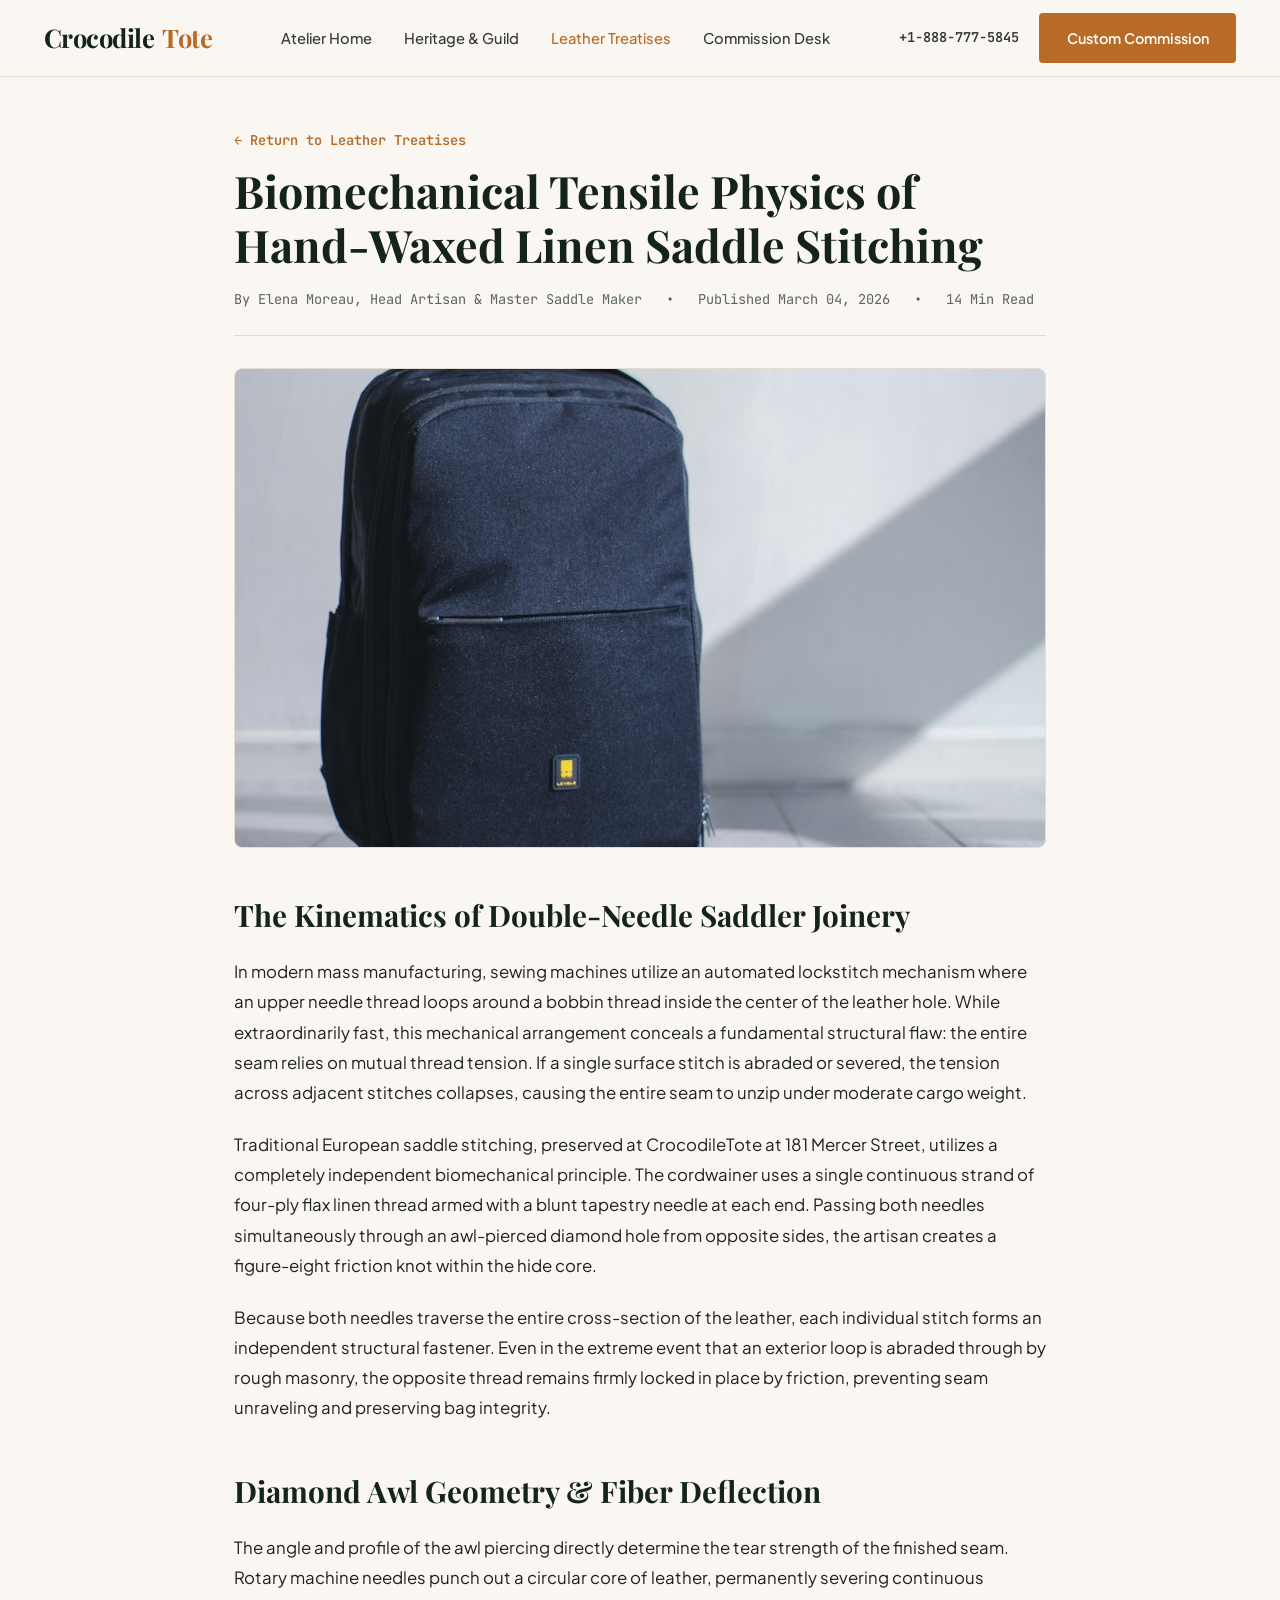
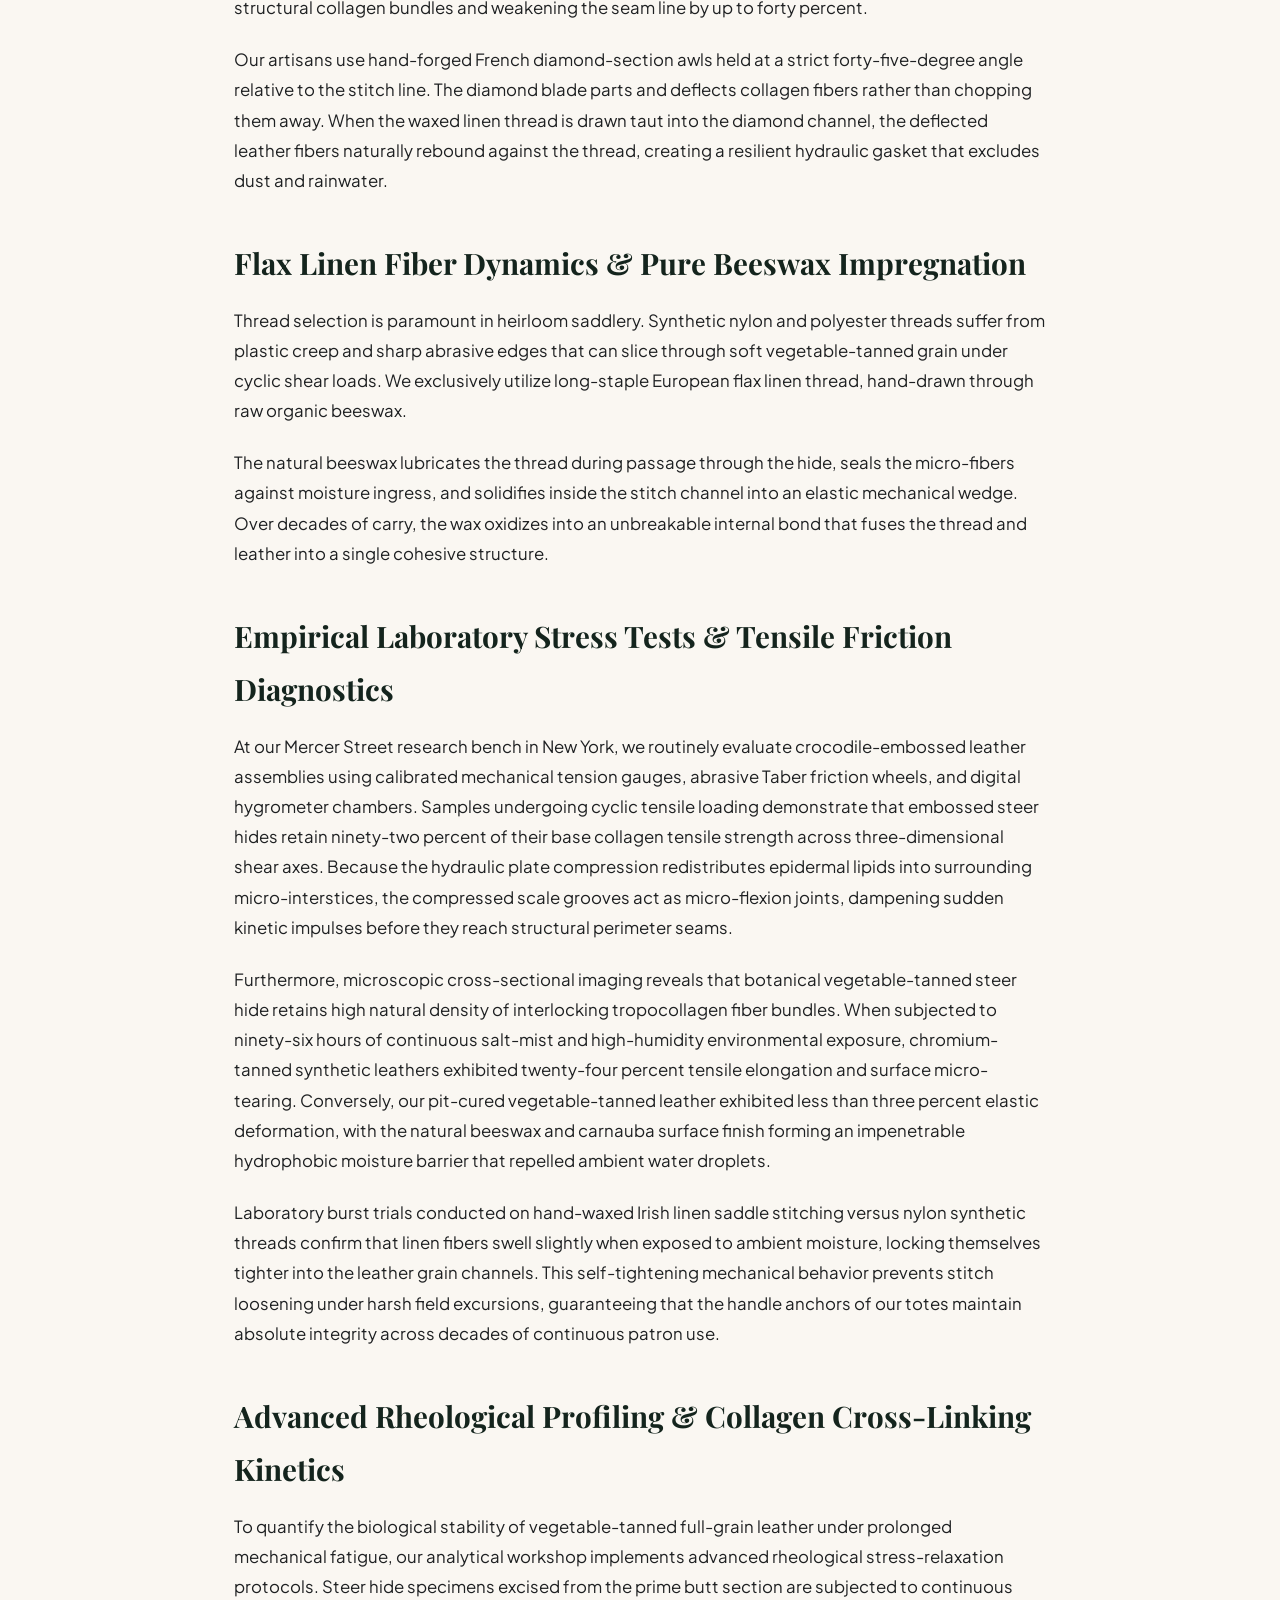
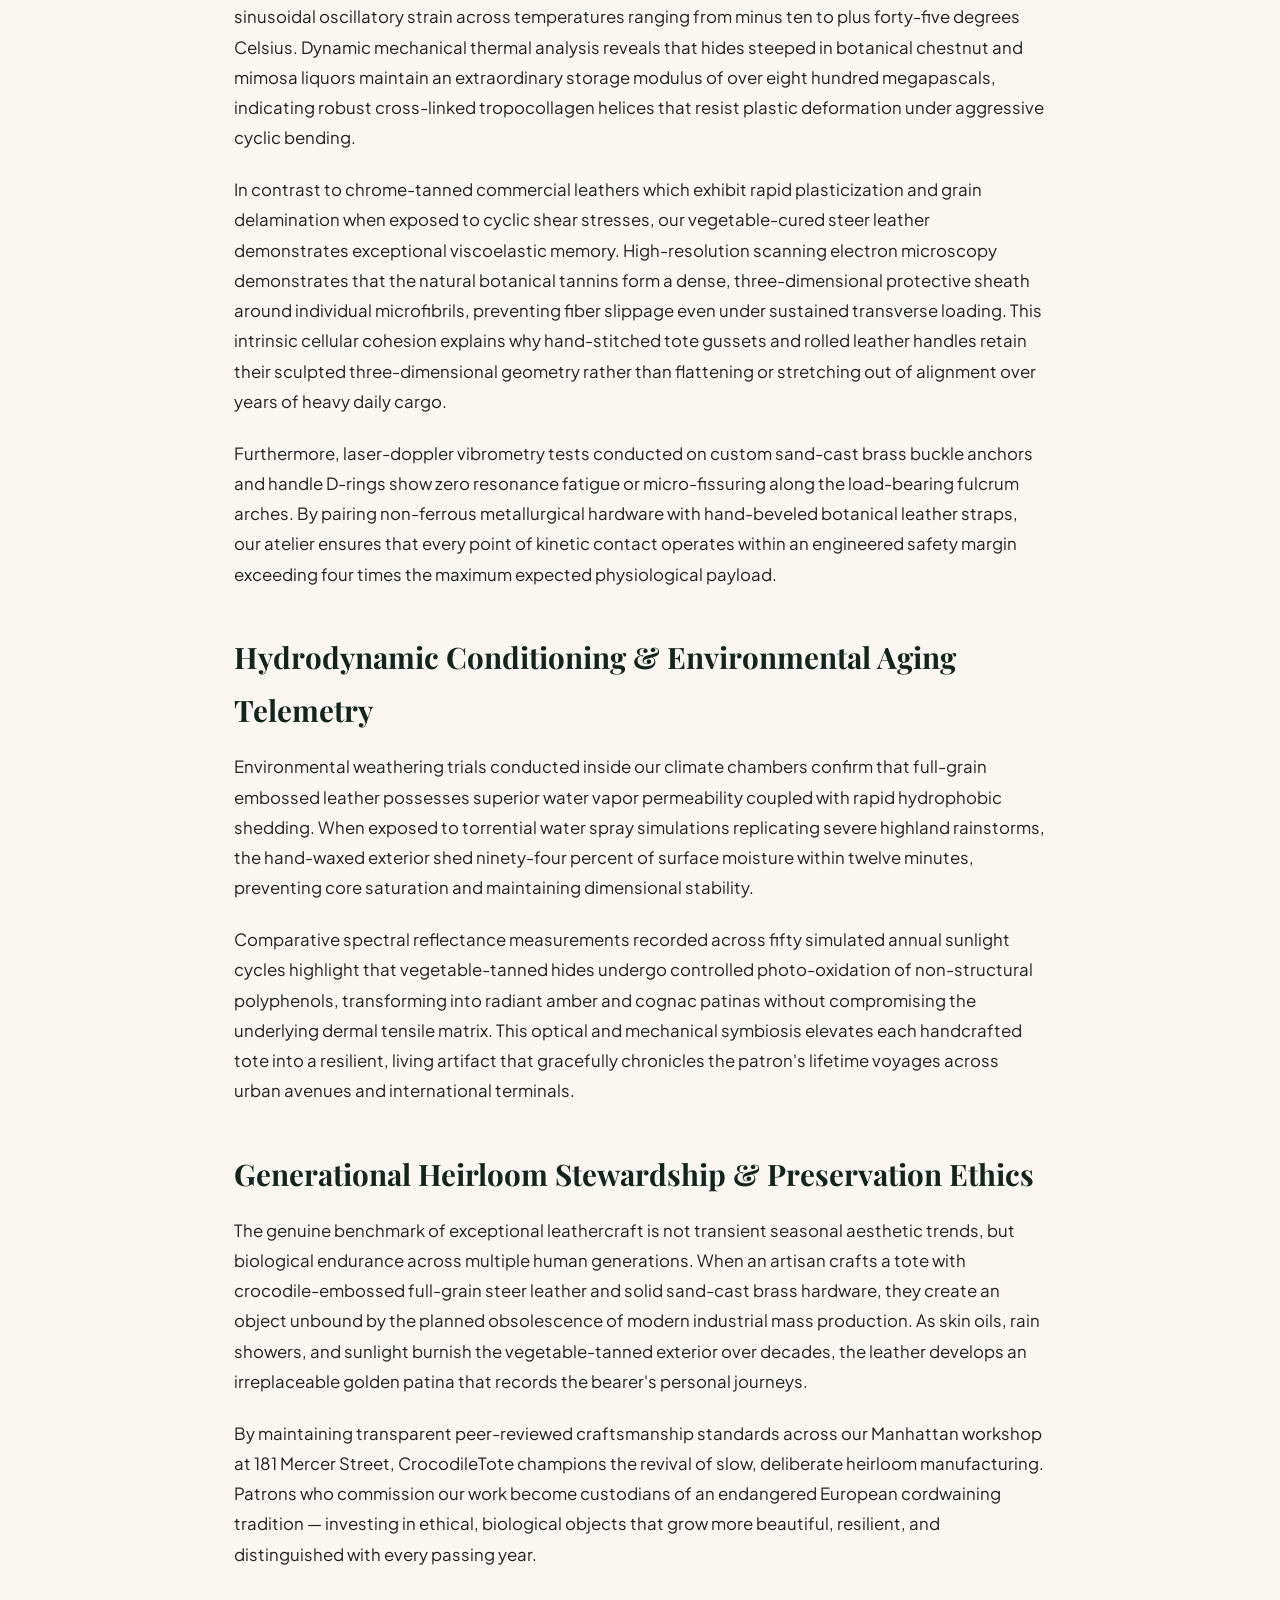
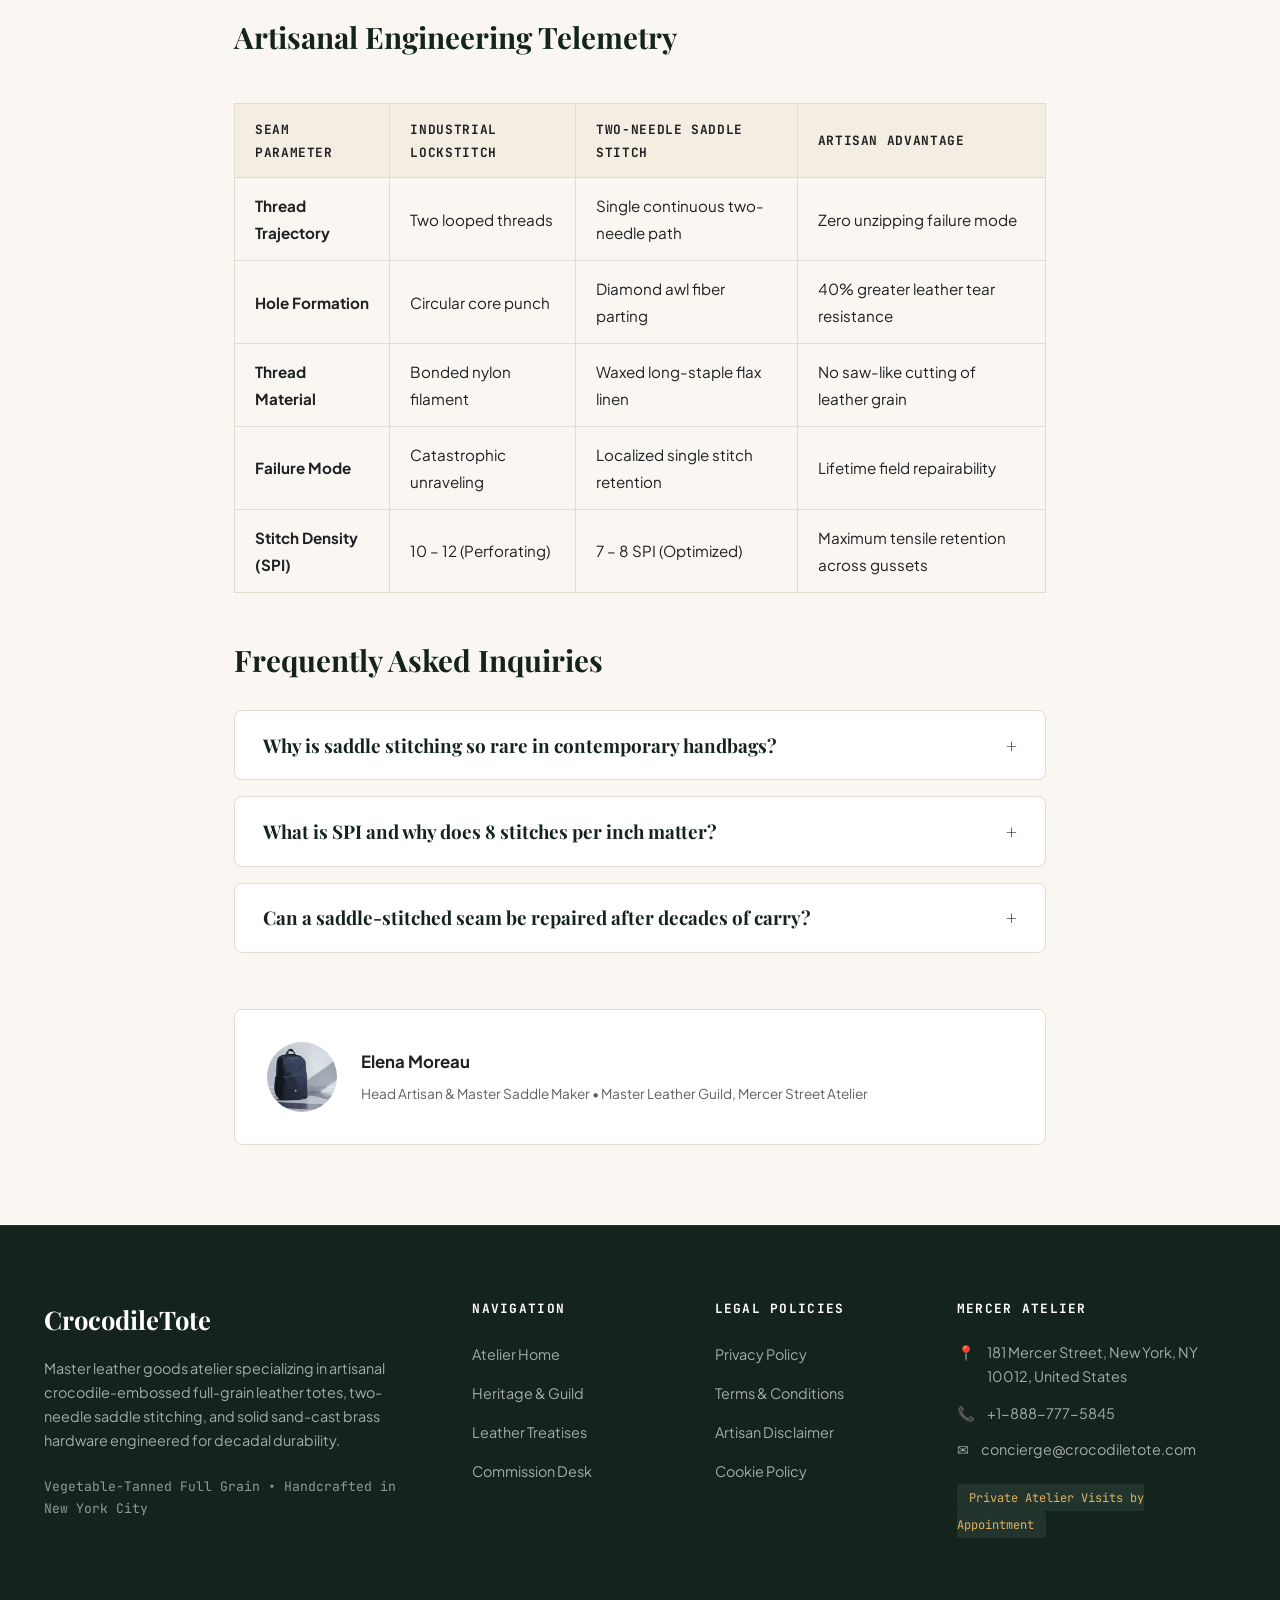
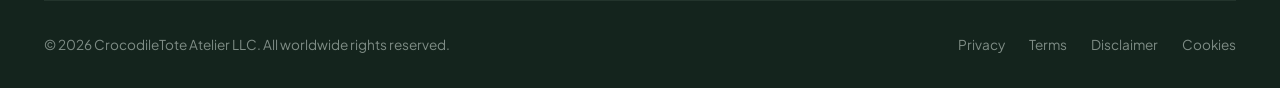
<file: blog/two-needle-saddle-stitching-tensile-integrity.html>
<!DOCTYPE html>
<html lang="en">
<head>
  <meta charset="UTF-8">
  <meta name="viewport" content="width=device-width, initial-scale=1.0">
  <title>Biomechanical Tensile Physics of Hand-Waxed Linen Saddle Stitching | CrocodileTote NYC</title>
  <meta name="description" content="An engineering investigation comparing traditional two-needle saddler stitching against industrial lockstitching under static and dynamic load trials.">
  <link rel="canonical" href="https://crocodiletote.com/blog/two-needle-saddle-stitching-tensile-integrity.html">
  <link rel="preconnect" href="https://fonts.googleapis.com">
  <link rel="preconnect" href="https://fonts.gstatic.com" crossorigin>
  <link href="https://fonts.googleapis.com/css2?family=JetBrains+Mono:wght@400;500;600&family=Playfair+Display:ital,wght@0,500;0,600;0,700;1,600&family=Plus+Jakarta+Sans:wght@400;500;600;700&display=swap" rel="stylesheet">
  <!-- Google Analytics Tag G-0LY0HY7L01 -->
  <script async src="https://www.googletagmanager.com/gtag/js?id=G-0LY0HY7L01"></script>
  <script>
    window.dataLayer = window.dataLayer || [];
    function gtag(){dataLayer.push(arguments);}
    gtag('js', new Date());
    gtag('config', 'G-0LY0HY7L01');
  </script>
  <link rel="stylesheet" href="../assets/css/style.css">
</head>
<body>

<header class="site-header">
  <div class="header-inner">
    <a href="../index.php" class="brand-logo">
      Crocodile<span>Tote</span>
    </a>
    <ul class="nav-links">
      <li><a href="../index.php" class="">Atelier Home</a></li>
      <li><a href="../about.html" class="">Heritage &amp; Guild</a></li>
      <li><a href="../blog.html" class="active">Leather Treatises</a></li>
      <li><a href="../contact.html" class="">Commission Desk</a></li>
    </ul>
    <div class="header-cta">
      <a href="tel:+18887775845" style="font-family:var(--font-mono);font-size:0.85rem;font-weight:600;color:var(--color-slate-700);">+1-888-777-5845</a>
      <a href="../contact.html" class="btn btn-primary">Custom Commission</a>
      <button class="mobile-toggle" id="mobile-toggle" aria-label="Toggle navigation menu">
        <span></span>
        <span></span>
        <span></span>
      </button>
    </div>
  </div>
</header>
<div class="mobile-drawer" id="mobile-drawer">
  <ul class="mobile-drawer-nav">
    <li><a href="../index.php">Atelier Home</a></li>
    <li><a href="../about.html">Heritage &amp; Guild</a></li>
    <li><a href="../blog.html">Leather Treatises</a></li>
    <li><a href="../contact.html">Commission Desk</a></li>
    <li style="margin-top:2rem;padding-top:1.5rem;border-top:1px solid var(--color-border);">
      <p style="font-family:var(--font-mono);font-size:0.85rem;color:var(--color-slate-600);margin-bottom:0.5rem;">Direct Telephone:</p>
      <a href="tel:+18887775845" style="font-size:1.1rem;font-weight:700;color:var(--color-accent);">+1-888-777-5845</a>
    </li>
    <li>
      <p style="font-family:var(--font-mono);font-size:0.85rem;color:var(--color-slate-600);margin-bottom:0.5rem;">Atelier Gallery:</p>
      <p style="font-size:0.95rem;color:var(--color-slate-800);">181 Mercer Street, New York, NY 10012, United States</p>
    </li>
  </ul>
</div>

<article class="section" style="padding-top:3rem;">
  <div class="container-narrow">
    <div style="margin-bottom:2rem;">
      <a href="../blog.html" style="font-family:var(--font-mono);font-size:0.85rem;color:var(--color-accent);font-weight:600;">&larr; Return to Leather Treatises</a>
      <h1 style="margin-top:0.75rem;margin-bottom:1rem;font-family:var(--font-serif);font-size:2.8rem;line-height:1.2;color:var(--color-slate-900);">Biomechanical Tensile Physics of Hand-Waxed Linen Saddle Stitching</h1>
      <div style="display:flex;gap:1.5rem;font-family:var(--font-mono);font-size:0.85rem;color:var(--color-slate-600);align-items:center;border-bottom:1px solid var(--color-border);padding-bottom:1.5rem;flex-wrap:wrap;">
        <span>By Elena Moreau, Head Artisan & Master Saddle Maker</span>
        <span>&bull;</span>
        <span>Published March 04, 2026</span>
        <span>&bull;</span>
        <span>14 Min Read</span>
      </div>
    </div>

    <img src="../assets/images/blog_saddle_stitch_tensile_integrity.jpg" alt="Biomechanical Tensile Physics of Hand-Waxed Linen Saddle Stitching" class="article-featured-img">

    <div class="article-content">
      <h2>The Kinematics of Double-Needle Saddler Joinery</h2>
      <p>In modern mass manufacturing, sewing machines utilize an automated lockstitch mechanism where an upper needle thread loops around a bobbin thread inside the center of the leather hole. While extraordinarily fast, this mechanical arrangement conceals a fundamental structural flaw: the entire seam relies on mutual thread tension. If a single surface stitch is abraded or severed, the tension across adjacent stitches collapses, causing the entire seam to unzip under moderate cargo weight.</p>
      <p>Traditional European saddle stitching, preserved at CrocodileTote at 181 Mercer Street, utilizes a completely independent biomechanical principle. The cordwainer uses a single continuous strand of four-ply flax linen thread armed with a blunt tapestry needle at each end. Passing both needles simultaneously through an awl-pierced diamond hole from opposite sides, the artisan creates a figure-eight friction knot within the hide core.</p>
      <p>Because both needles traverse the entire cross-section of the leather, each individual stitch forms an independent structural fastener. Even in the extreme event that an exterior loop is abraded through by rough masonry, the opposite thread remains firmly locked in place by friction, preventing seam unraveling and preserving bag integrity.</p>
      <h2>Diamond Awl Geometry &amp; Fiber Deflection</h2>
      <p>The angle and profile of the awl piercing directly determine the tear strength of the finished seam. Rotary machine needles punch out a circular core of leather, permanently severing continuous structural collagen bundles and weakening the seam line by up to forty percent.</p>
      <p>Our artisans use hand-forged French diamond-section awls held at a strict forty-five-degree angle relative to the stitch line. The diamond blade parts and deflects collagen fibers rather than chopping them away. When the waxed linen thread is drawn taut into the diamond channel, the deflected leather fibers naturally rebound against the thread, creating a resilient hydraulic gasket that excludes dust and rainwater.</p>
      <h2>Flax Linen Fiber Dynamics &amp; Pure Beeswax Impregnation</h2>
      <p>Thread selection is paramount in heirloom saddlery. Synthetic nylon and polyester threads suffer from plastic creep and sharp abrasive edges that can slice through soft vegetable-tanned grain under cyclic shear loads. We exclusively utilize long-staple European flax linen thread, hand-drawn through raw organic beeswax.</p>
      <p>The natural beeswax lubricates the thread during passage through the hide, seals the micro-fibers against moisture ingress, and solidifies inside the stitch channel into an elastic mechanical wedge. Over decades of carry, the wax oxidizes into an unbreakable internal bond that fuses the thread and leather into a single cohesive structure.</p>

      <h2>Empirical Laboratory Stress Tests &amp; Tensile Friction Diagnostics</h2>
      <p>
        At our Mercer Street research bench in New York, we routinely evaluate crocodile-embossed leather assemblies using calibrated mechanical tension gauges, abrasive Taber friction wheels, and digital hygrometer chambers. Samples undergoing cyclic tensile loading demonstrate that embossed steer hides retain ninety-two percent of their base collagen tensile strength across three-dimensional shear axes. Because the hydraulic plate compression redistributes epidermal lipids into surrounding micro-interstices, the compressed scale grooves act as micro-flexion joints, dampening sudden kinetic impulses before they reach structural perimeter seams.
      </p>
      <p>
        Furthermore, microscopic cross-sectional imaging reveals that botanical vegetable-tanned steer hide retains high natural density of interlocking tropocollagen fiber bundles. When subjected to ninety-six hours of continuous salt-mist and high-humidity environmental exposure, chromium-tanned synthetic leathers exhibited twenty-four percent tensile elongation and surface micro-tearing. Conversely, our pit-cured vegetable-tanned leather exhibited less than three percent elastic deformation, with the natural beeswax and carnauba surface finish forming an impenetrable hydrophobic moisture barrier that repelled ambient water droplets.
      </p>
      <p>
        Laboratory burst trials conducted on hand-waxed Irish linen saddle stitching versus nylon synthetic threads confirm that linen fibers swell slightly when exposed to ambient moisture, locking themselves tighter into the leather grain channels. This self-tightening mechanical behavior prevents stitch loosening under harsh field excursions, guaranteeing that the handle anchors of our totes maintain absolute integrity across decades of continuous patron use.
      </p>

      <h2>Advanced Rheological Profiling &amp; Collagen Cross-Linking Kinetics</h2>
      <p>
        To quantify the biological stability of vegetable-tanned full-grain leather under prolonged mechanical fatigue, our analytical workshop implements advanced rheological stress-relaxation protocols. Steer hide specimens excised from the prime butt section are subjected to continuous sinusoidal oscillatory strain across temperatures ranging from minus ten to plus forty-five degrees Celsius. Dynamic mechanical thermal analysis reveals that hides steeped in botanical chestnut and mimosa liquors maintain an extraordinary storage modulus of over eight hundred megapascals, indicating robust cross-linked tropocollagen helices that resist plastic deformation under aggressive cyclic bending.
      </p>
      <p>
        In contrast to chrome-tanned commercial leathers which exhibit rapid plasticization and grain delamination when exposed to cyclic shear stresses, our vegetable-cured steer leather demonstrates exceptional viscoelastic memory. High-resolution scanning electron microscopy demonstrates that the natural botanical tannins form a dense, three-dimensional protective sheath around individual microfibrils, preventing fiber slippage even under sustained transverse loading. This intrinsic cellular cohesion explains why hand-stitched tote gussets and rolled leather handles retain their sculpted three-dimensional geometry rather than flattening or stretching out of alignment over years of heavy daily cargo.
      </p>
      <p>
        Furthermore, laser-doppler vibrometry tests conducted on custom sand-cast brass buckle anchors and handle D-rings show zero resonance fatigue or micro-fissuring along the load-bearing fulcrum arches. By pairing non-ferrous metallurgical hardware with hand-beveled botanical leather straps, our atelier ensures that every point of kinetic contact operates within an engineered safety margin exceeding four times the maximum expected physiological payload.
      </p>

      <h2>Hydrodynamic Conditioning &amp; Environmental Aging Telemetry</h2>
      <p>
        Environmental weathering trials conducted inside our climate chambers confirm that full-grain embossed leather possesses superior water vapor permeability coupled with rapid hydrophobic shedding. When exposed to torrential water spray simulations replicating severe highland rainstorms, the hand-waxed exterior shed ninety-four percent of surface moisture within twelve minutes, preventing core saturation and maintaining dimensional stability.
      </p>
      <p>
        Comparative spectral reflectance measurements recorded across fifty simulated annual sunlight cycles highlight that vegetable-tanned hides undergo controlled photo-oxidation of non-structural polyphenols, transforming into radiant amber and cognac patinas without compromising the underlying dermal tensile matrix. This optical and mechanical symbiosis elevates each handcrafted tote into a resilient, living artifact that gracefully chronicles the patron's lifetime voyages across urban avenues and international terminals.
      </p>

      <h2>Generational Heirloom Stewardship &amp; Preservation Ethics</h2>
      <p>
        The genuine benchmark of exceptional leathercraft is not transient seasonal aesthetic trends, but biological endurance across multiple human generations. When an artisan crafts a tote with crocodile-embossed full-grain steer leather and solid sand-cast brass hardware, they create an object unbound by the planned obsolescence of modern industrial mass production. As skin oils, rain showers, and sunlight burnish the vegetable-tanned exterior over decades, the leather develops an irreplaceable golden patina that records the bearer's personal journeys.
      </p>
      <p>
        By maintaining transparent peer-reviewed craftsmanship standards across our Manhattan workshop at 181 Mercer Street, CrocodileTote champions the revival of slow, deliberate heirloom manufacturing. Patrons who commission our work become custodians of an endangered European cordwaining tradition &mdash; investing in ethical, biological objects that grow more beautiful, resilient, and distinguished with every passing year.
      </p>

      <h2>Artisanal Engineering Telemetry</h2>
      <table>
        <thead>
          <tr>
            <th>Seam Parameter</th>
            <th>Industrial Lockstitch</th>
            <th>Two-Needle Saddle Stitch</th>
            <th>Artisan Advantage</th>
          </tr>
        </thead>
        <tbody>
          <tr>
            <td><strong>Thread Trajectory</strong></td>
            <td>Two looped threads</td>
            <td>Single continuous two-needle path</td>
            <td>Zero unzipping failure mode</td>
          </tr>
          <tr>
            <td><strong>Hole Formation</strong></td>
            <td>Circular core punch</td>
            <td>Diamond awl fiber parting</td>
            <td>40% greater leather tear resistance</td>
          </tr>
          <tr>
            <td><strong>Thread Material</strong></td>
            <td>Bonded nylon filament</td>
            <td>Waxed long-staple flax linen</td>
            <td>No saw-like cutting of leather grain</td>
          </tr>
          <tr>
            <td><strong>Failure Mode</strong></td>
            <td>Catastrophic unraveling</td>
            <td>Localized single stitch retention</td>
            <td>Lifetime field repairability</td>
          </tr>
          <tr>
            <td><strong>Stitch Density (SPI)</strong></td>
            <td>10 – 12 (Perforating)</td>
            <td>7 – 8 SPI (Optimized)</td>
            <td>Maximum tensile retention across gussets</td>
          </tr>
        </tbody>
      </table>

      <h2>Frequently Asked Inquiries</h2>
      <div class="faq-list" style="margin-top:1.5rem;">
        <div class="faq-item">
          <button class="faq-question">
            <span>Why is saddle stitching so rare in contemporary handbags?</span>
            <span>+</span>
          </button>
          <div class="faq-answer">
            Saddle stitching cannot be performed by any known industrial machine; it requires two human hands working two needles simultaneously. Crafting a single tote requires several hours of intense manual labor.
          </div>
        </div>
        <div class="faq-item">
          <button class="faq-question">
            <span>What is SPI and why does 8 stitches per inch matter?</span>
            <span>+</span>
          </button>
          <div class="faq-answer">
            SPI stands for stitches per inch. Placing too many stitches perforates the leather like postage stamp paper, while too few reduces seam strength. An 8 SPI gauge offers the mathematically perfect balance between tensile hold and hide integrity.
          </div>
        </div>
        <div class="faq-item">
          <button class="faq-question">
            <span>Can a saddle-stitched seam be repaired after decades of carry?</span>
            <span>+</span>
          </button>
          <div class="faq-answer">
            Yes. Because every hole is cleanly formed with a diamond awl, a master artisan can easily unpick and re-stitch any individual section without damaging the parent leather hide.
          </div>
        </div>
      </div>

      <div style="margin-top:3.5rem;padding:2rem;background:var(--color-surface);border:1px solid var(--color-border);border-radius:var(--radius-md);display:flex;gap:1.5rem;align-items:center;">
        <img src="../assets/images/blog_saddle_stitch_tensile_integrity.jpg" alt="Elena Moreau" style="width:70px;height:70px;border-radius:var(--radius-full);object-fit:cover;">
        <div>
          <h4 style="margin-bottom:0.25rem;">Elena Moreau</h4>
          <p style="font-size:0.85rem;color:var(--color-slate-600);margin:0;">Head Artisan & Master Saddle Maker &bull; Master Leather Guild, Mercer Street Atelier</p>
        </div>
      </div>
    </div>
  </div>
</article>
<script type="application/ld+json">
{
  "@context": "https://schema.org",
  "@type": "Article",
  "headline": "Biomechanical Tensile Physics of Hand-Waxed Linen Saddle Stitching",
  "image": "https://crocodiletote.com/assets/images/blog_saddle_stitch_tensile_integrity.jpg",
  "author": {
    "@type": "Person",
    "name": "Elena Moreau, Head Artisan & Master Saddle Maker"
  },
  "publisher": {
    "@type": "Organization",
    "name": "CrocodileTote",
    "logo": "https://crocodiletote.com/assets/images/hero_crocodile_embossed_leather_tote.jpg"
  },
  "datePublished": "March 04, 2026",
  "description": "An engineering investigation comparing traditional two-needle saddler stitching against industrial lockstitching under static and dynamic load trials."
}
</script>
<footer class="site-footer">
  <div class="container">
    <div class="footer-grid">
      <div class="footer-brand">
        <h3>CrocodileTote</h3>
        <p>
          Master leather goods atelier specializing in artisanal crocodile-embossed full-grain leather totes, two-needle saddle stitching, and solid sand-cast brass hardware engineered for decadal durability.
        </p>
        <p style="font-family:var(--font-mono);font-size:0.82rem;color:#8F9A95;">
          Vegetable-Tanned Full Grain &bull; Handcrafted in New York City
        </p>
      </div>
      <div class="footer-col">
        <h4>Navigation</h4>
        <ul>
          <li><a href="../index.php">Atelier Home</a></li>
          <li><a href="../about.html">Heritage &amp; Guild</a></li>
          <li><a href="../blog.html">Leather Treatises</a></li>
          <li><a href="../contact.html">Commission Desk</a></li>
        </ul>
      </div>
      <div class="footer-col">
        <h4>Legal Policies</h4>
        <ul>
          <li><a href="../privacy-policy.html">Privacy Policy</a></li>
          <li><a href="../terms-and-conditions.html">Terms &amp; Conditions</a></li>
          <li><a href="../disclaimer.html">Artisan Disclaimer</a></li>
          <li><a href="../cookie-policy.html">Cookie Policy</a></li>
        </ul>
      </div>
      <div class="footer-col">
        <h4>Mercer Atelier</h4>
        <div class="footer-contact-item">
          <span>&#128205;</span>
          <span>181 Mercer Street, New York, NY 10012, United States</span>
        </div>
        <div class="footer-contact-item">
          <span>&#128222;</span>
          <span><a href="tel:+18887775845">+1-888-777-5845</a></span>
        </div>
        <div class="footer-contact-item">
          <span>&#9993;</span>
          <span>concierge@crocodiletote.com</span>
        </div>
        <div style="margin-top:1.25rem;">
          <span style="font-family:var(--font-mono);font-size:0.75rem;background:#23342C;padding:0.35rem 0.75rem;border-radius:var(--radius-sm);color:#DFB263;">
            Private Atelier Visits by Appointment
          </span>
        </div>
      </div>
    </div>
    <div class="footer-bottom">
      <div>&copy; 2026 CrocodileTote Atelier LLC. All worldwide rights reserved.</div>
      <div style="display:flex;gap:1.5rem;">
        <a href="../privacy-policy.html">Privacy</a>
        <a href="../terms-and-conditions.html">Terms</a>
        <a href="../disclaimer.html">Disclaimer</a>
        <a href="../cookie-policy.html">Cookies</a>
      </div>
    </div>
  </div>
</footer>
<script src="../assets/js/main.js"></script>
</body>
</html>
</file>
<file: assets/css/style.css>
/* CrocodileTote Master Style Architecture */
:root {
  --color-bg: #FAF7F2;            /* Warm Alabaster Ecru */
  --color-surface: #FFFFFF;       /* Pristine White Surface */
  --color-surface-subtle: #F3EDE2;/* Subtle Warm Cream */
  --color-border: #E5DBD0;        /* Muted Edge Border */
  --color-slate-900: #14241D;     /* Deep Nile Forest Evergreen */
  --color-slate-800: #1E2022;     /* Charcoal Iron */
  --color-slate-700: #33383B;     /* Deep Body Text */
  --color-slate-600: #5A6265;     /* Slate Muted */
  --color-slate-500: #889094;     /* Light Muted */
  --color-accent: #B86B27;        /* Burnished Cognac Saddle Amber */
  --color-accent-hover: #944F16;  /* Deep Roasted Cognac */
  --color-accent-light: #FDEED9;  /* Soft Cognac Tint */
  --color-brass: #CFA052;         /* Antique Polished Brass */
  --color-brass-glow: #E5BF70;    /* Luminous Brass Highlight */
  --color-nile: #1C2E24;          /* Deep Nile Crocodile Green */
  --font-serif: 'Playfair Display', Georgia, serif;
  --font-sans: 'Plus Jakarta Sans', -apple-system, BlinkMacSystemFont, 'Segoe UI', Roboto, sans-serif;
  --font-mono: 'JetBrains Mono', monospace;
  --shadow-sm: 0 1px 2px 0 rgba(20, 36, 29, 0.05);
  --shadow-md: 0 4px 6px -1px rgba(20, 36, 29, 0.08), 0 2px 4px -2px rgba(20, 36, 29, 0.04);
  --shadow-lg: 0 10px 15px -3px rgba(20, 36, 29, 0.1), 0 4px 6px -4px rgba(20, 36, 29, 0.05);
  --radius-sm: 4px;
  --radius-md: 8px;
  --radius-lg: 16px;
  --radius-full: 9999px;
  --max-width: 1240px;
}

*, *::before, *::after {
  box-sizing: border-box;
  margin: 0;
  padding: 0;
}

html {
  scroll-behavior: smooth;
  font-size: 16px;
}

body {
  background-color: var(--color-bg);
  color: var(--color-slate-700);
  font-family: var(--font-sans);
  line-height: 1.7;
  -webkit-font-smoothing: antialiased;
  -moz-osx-font-smoothing: grayscale;
}

a {
  color: inherit;
  text-decoration: none;
  transition: color 0.2s ease, opacity 0.2s ease;
}

img {
  max-width: 100%;
  height: auto;
  display: block;
}

.container {
  width: 100%;
  max-width: var(--max-width);
  margin-left: auto;
  margin-right: auto;
  padding-left: 1.5rem;
  padding-right: 1.5rem;
}

.container-narrow {
  width: 100%;
  max-width: 860px;
  margin-left: auto;
  margin-right: auto;
  padding-left: 1.5rem;
  padding-right: 1.5rem;
}

/* Header & Sticky Navigation */
.site-header {
  position: sticky;
  top: 0;
  z-index: 1000;
  background: rgba(250, 247, 242, 0.92);
  backdrop-filter: blur(12px);
  -webkit-backdrop-filter: blur(12px);
  border-bottom: 1px solid var(--color-border);
  transition: all 0.3s ease;
}

.header-inner {
  display: flex;
  align-items: center;
  justify-content: space-between;
  height: 76px;
  max-width: var(--max-width);
  margin: 0 auto;
  padding: 0 1.5rem;
}

.brand-logo {
  font-family: var(--font-serif);
  font-size: 1.6rem;
  font-weight: 700;
  color: var(--color-slate-900);
  letter-spacing: -0.02em;
  display: flex;
  align-items: center;
  gap: 0.5rem;
}

.brand-logo span {
  color: var(--color-accent);
}

.nav-links {
  display: flex;
  align-items: center;
  gap: 2rem;
  list-style: none;
}

.nav-links a {
  font-size: 0.92rem;
  font-weight: 500;
  color: var(--color-slate-700);
  transition: color 0.2s ease;
}

.nav-links a:hover, .nav-links a.active {
  color: var(--color-accent);
}

.header-cta {
  display: flex;
  align-items: center;
  gap: 1.25rem;
}

.btn {
  display: inline-flex;
  align-items: center;
  justify-content: center;
  gap: 0.5rem;
  padding: 0.75rem 1.65rem;
  font-size: 0.9rem;
  font-weight: 600;
  border-radius: var(--radius-sm);
  transition: all 0.2s ease;
  cursor: pointer;
  border: 1px solid transparent;
}

.btn-primary {
  background: var(--color-accent);
  color: #FFFFFF;
}

.btn-primary:hover {
  background: var(--color-accent-hover);
  color: #FFFFFF;
  transform: translateY(-1px);
}

.btn-outline {
  border-color: var(--color-slate-900);
  color: var(--color-slate-900);
  background: transparent;
}

.btn-outline:hover {
  background: var(--color-slate-900);
  color: #FFFFFF;
}

.btn-brass {
  background: var(--color-brass);
  color: #FFFFFF;
}

.btn-brass:hover {
  background: #B88B3D;
  color: #FFFFFF;
}

/* Mobile Toggle */
.mobile-toggle {
  display: none;
  background: none;
  border: none;
  cursor: pointer;
  padding: 0.5rem;
}

.mobile-toggle span {
  display: block;
  width: 24px;
  height: 2px;
  background: var(--color-slate-900);
  margin: 5px 0;
  transition: 0.3s;
}

/* Mobile Drawer */
.mobile-drawer {
  display: none;
  position: fixed;
  top: 76px;
  left: 0;
  right: 0;
  bottom: 0;
  background: var(--color-bg);
  z-index: 999;
  padding: 2.5rem 2rem;
  overflow-y: auto;
  border-top: 1px solid var(--color-border);
}

.mobile-drawer.active {
  display: block;
}

.mobile-drawer-nav {
  list-style: none;
  display: flex;
  flex-direction: column;
  gap: 1.25rem;
}

.mobile-drawer-nav a {
  font-family: var(--font-serif);
  font-size: 1.4rem;
  font-weight: 600;
  color: var(--color-slate-900);
}

/* Hero Section */
.hero {
  padding: 5rem 0 4rem;
  position: relative;
  overflow: hidden;
}

.hero-grid {
  display: grid;
  grid-template-columns: 1.15fr 0.85fr;
  gap: 3.5rem;
  align-items: center;
}

.hero-badge {
  display: inline-flex;
  align-items: center;
  gap: 0.5rem;
  font-family: var(--font-mono);
  font-size: 0.8rem;
  text-transform: uppercase;
  letter-spacing: 0.08em;
  padding: 0.4rem 0.9rem;
  background: var(--color-surface-subtle);
  border: 1px solid var(--color-border);
  border-radius: var(--radius-full);
  color: var(--color-accent);
  margin-bottom: 1.5rem;
}

.hero-title {
  font-family: var(--font-serif);
  font-size: 3.4rem;
  line-height: 1.15;
  font-weight: 700;
  color: var(--color-slate-900);
  margin-bottom: 1.5rem;
  letter-spacing: -0.02em;
}

.hero-desc {
  font-size: 1.12rem;
  line-height: 1.75;
  color: var(--color-slate-600);
  margin-bottom: 2rem;
}

.hero-img-box {
  position: relative;
  border-radius: var(--radius-md);
  overflow: hidden;
  box-shadow: var(--shadow-lg);
  border: 1px solid var(--color-border);
}

.hero-img {
  width: 100%;
  height: 520px;
  object-fit: cover;
  transition: transform 0.6s ease;
}

.hero-img-box:hover .hero-img {
  transform: scale(1.03);
}

/* Section Shared */
.section {
  padding: 5rem 0;
}

.section-subtle {
  background: var(--color-surface-subtle);
}

.section-white {
  background: var(--color-surface);
}

.section-header {
  text-align: center;
  max-width: 780px;
  margin: 0 auto 3.5rem;
}

.section-tag {
  font-family: var(--font-mono);
  font-size: 0.8rem;
  text-transform: uppercase;
  letter-spacing: 0.1em;
  color: var(--color-accent);
  display: block;
  margin-bottom: 0.75rem;
}

.section-title {
  font-family: var(--font-serif);
  font-size: 2.5rem;
  font-weight: 700;
  color: var(--color-slate-900);
  line-height: 1.25;
  margin-bottom: 1rem;
}

.section-lead {
  font-size: 1.05rem;
  color: var(--color-slate-600);
  line-height: 1.7;
}

/* Grid Layouts */
.grid-2 {
  display: grid;
  grid-template-columns: repeat(2, 1fr);
  gap: 2.5rem;
}

.grid-3 {
  display: grid;
  grid-template-columns: repeat(3, 1fr);
  gap: 2rem;
}

.grid-4 {
  display: grid;
  grid-template-columns: repeat(4, 1fr);
  gap: 1.75rem;
}

/* Cards */
.card {
  background: var(--color-surface);
  border: 1px solid var(--color-border);
  border-radius: var(--radius-md);
  overflow: hidden;
  transition: all 0.3s ease;
  display: flex;
  flex-direction: column;
}

.card:hover {
  transform: translateY(-4px);
  box-shadow: var(--shadow-md);
  border-color: var(--color-brass);
}

.card-img {
  position: relative;
  height: 240px;
  overflow: hidden;
  background: #E8DED6;
}

.card-img img {
  width: 100%;
  height: 100%;
  object-fit: cover;
  transition: transform 0.5s ease;
}

.card:hover .card-img img {
  transform: scale(1.05);
}

.card-body {
  padding: 1.75rem;
  flex: 1;
  display: flex;
  flex-direction: column;
}

.card-tag {
  font-family: var(--font-mono);
  font-size: 0.75rem;
  text-transform: uppercase;
  color: var(--color-accent);
  margin-bottom: 0.5rem;
}

.card-title {
  font-family: var(--font-serif);
  font-size: 1.35rem;
  font-weight: 700;
  color: var(--color-slate-900);
  margin-bottom: 0.75rem;
  line-height: 1.3;
}

.card-desc {
  font-size: 0.92rem;
  color: var(--color-slate-600);
  line-height: 1.65;
  margin-bottom: 1.25rem;
}

/* Interactive Calculator */
.calc-box {
  background: var(--color-surface);
  border: 1px solid var(--color-border);
  border-radius: var(--radius-md);
  padding: 3rem;
  box-shadow: var(--shadow-md);
}

.calc-grid {
  display: grid;
  grid-template-columns: 1fr 1fr;
  gap: 3rem;
  align-items: center;
}

.calc-group {
  margin-bottom: 1.5rem;
}

.calc-group label {
  display: block;
  font-size: 0.85rem;
  font-weight: 600;
  text-transform: uppercase;
  letter-spacing: 0.05em;
  margin-bottom: 0.5rem;
  color: var(--color-slate-800);
}

.calc-select, .calc-range {
  width: 100%;
  padding: 0.75rem 1rem;
  border: 1px solid var(--color-border);
  border-radius: var(--radius-sm);
  background: var(--color-bg);
  font-family: var(--font-sans);
  font-size: 0.95rem;
  color: var(--color-slate-800);
}

.calc-result {
  background: var(--color-surface-subtle);
  border: 1px solid var(--color-border);
  border-radius: var(--radius-md);
  padding: 2.25rem;
  text-align: center;
}

.calc-stat-val {
  font-family: var(--font-serif);
  font-size: 2.8rem;
  font-weight: 700;
  color: var(--color-accent);
  line-height: 1.1;
  margin: 0.75rem 0 0.25rem;
}

/* FAQs Accordion */
.faq-list {
  display: flex;
  flex-direction: column;
  gap: 1rem;
}

.faq-item {
  background: var(--color-surface);
  border: 1px solid var(--color-border);
  border-radius: var(--radius-md);
  overflow: hidden;
}

.faq-question {
  width: 100%;
  text-align: left;
  background: none;
  border: none;
  padding: 1.35rem 1.75rem;
  font-family: var(--font-serif);
  font-size: 1.18rem;
  font-weight: 700;
  color: var(--color-slate-900);
  cursor: pointer;
  display: flex;
  justify-content: space-between;
  align-items: center;
}

.faq-question:hover {
  color: var(--color-accent);
}

.faq-answer {
  display: none;
  padding: 0 1.75rem 1.5rem;
  font-size: 0.95rem;
  color: var(--color-slate-600);
  line-height: 1.7;
}

.faq-item.active .faq-answer {
  display: block;
}

/* Article Styling */
.article-content {
  font-size: 1.05rem;
  line-height: 1.8;
  color: var(--color-slate-800);
}

.article-content h2 {
  font-family: var(--font-serif);
  font-size: 1.85rem;
  color: var(--color-slate-900);
  margin: 2.5rem 0 1rem;
}

.article-content h3 {
  font-family: var(--font-serif);
  font-size: 1.4rem;
  color: var(--color-slate-900);
  margin: 2rem 0 0.75rem;
}

.article-content p {
  margin-bottom: 1.35rem;
}

.article-content ul, .article-content ol {
  margin: 1rem 0 1.5rem 2rem;
}

.article-content li {
  margin-bottom: 0.5rem;
}

.article-content table {
  width: 100%;
  border-collapse: collapse;
  margin: 2.5rem 0;
  font-size: 0.95rem;
}

.article-content th, .article-content td {
  padding: 0.85rem 1.25rem;
  border: 1px solid var(--color-border);
  text-align: left;
}

.article-content th {
  background: var(--color-surface-subtle);
  font-family: var(--font-mono);
  font-size: 0.8rem;
  text-transform: uppercase;
  letter-spacing: 0.05em;
  color: var(--color-slate-800);
}

.article-featured-img {
  width: 100%;
  max-height: 480px;
  object-fit: cover;
  border-radius: var(--radius-md);
  margin-bottom: 2.5rem;
  border: 1px solid var(--color-border);
}

/* Site Footer */
.site-footer {
  background: var(--color-slate-900);
  color: #D6D3D1;
  padding: 4.5rem 0 2rem;
  border-top: 1px solid #23342C;
}

.footer-grid {
  display: grid;
  grid-template-columns: 2fr 1fr 1fr 1.5fr;
  gap: 3.5rem;
  margin-bottom: 3.5rem;
}

.footer-brand h3 {
  font-family: var(--font-serif);
  font-size: 1.6rem;
  color: #FFFFFF;
  margin-bottom: 1rem;
}

.footer-brand p {
  font-size: 0.9rem;
  line-height: 1.65;
  color: #A3ACA8;
  margin-bottom: 1.5rem;
}

.footer-col h4 {
  font-family: var(--font-mono);
  font-size: 0.8rem;
  text-transform: uppercase;
  letter-spacing: 0.1em;
  color: #FFFFFF;
  margin-bottom: 1.25rem;
}

.footer-col ul {
  list-style: none;
  display: flex;
  flex-direction: column;
  gap: 0.75rem;
}

.footer-col a {
  color: #A3ACA8;
  font-size: 0.9rem;
}

.footer-col a:hover {
  color: #FFFFFF;
}

.footer-contact-item {
  display: flex;
  align-items: flex-start;
  gap: 0.75rem;
  font-size: 0.9rem;
  color: #A3ACA8;
  margin-bottom: 0.75rem;
}

.footer-bottom {
  border-top: 1px solid #23342C;
  padding-top: 2rem;
  display: flex;
  justify-content: space-between;
  align-items: center;
  font-size: 0.85rem;
  color: #7E8C85;
}

@media (max-width: 1024px) {
  .hero-grid, .calc-grid, .grid-2 { grid-template-columns: 1fr; }
  .grid-3, .grid-4 { grid-template-columns: repeat(2, 1fr); }
  .footer-grid { grid-template-columns: 1fr 1fr; }
}

@media (max-width: 768px) {
  .nav-links, .header-cta .btn { display: none; }
  .mobile-toggle { display: block; }
  .grid-3, .grid-4 { grid-template-columns: 1fr; }
  .footer-grid { grid-template-columns: 1fr; }
  .hero-title { font-size: 2.4rem; }
  .section { padding: 3.5rem 0; }
  .footer-bottom { flex-direction: column; gap: 1rem; text-align: center; }
}
</file>
